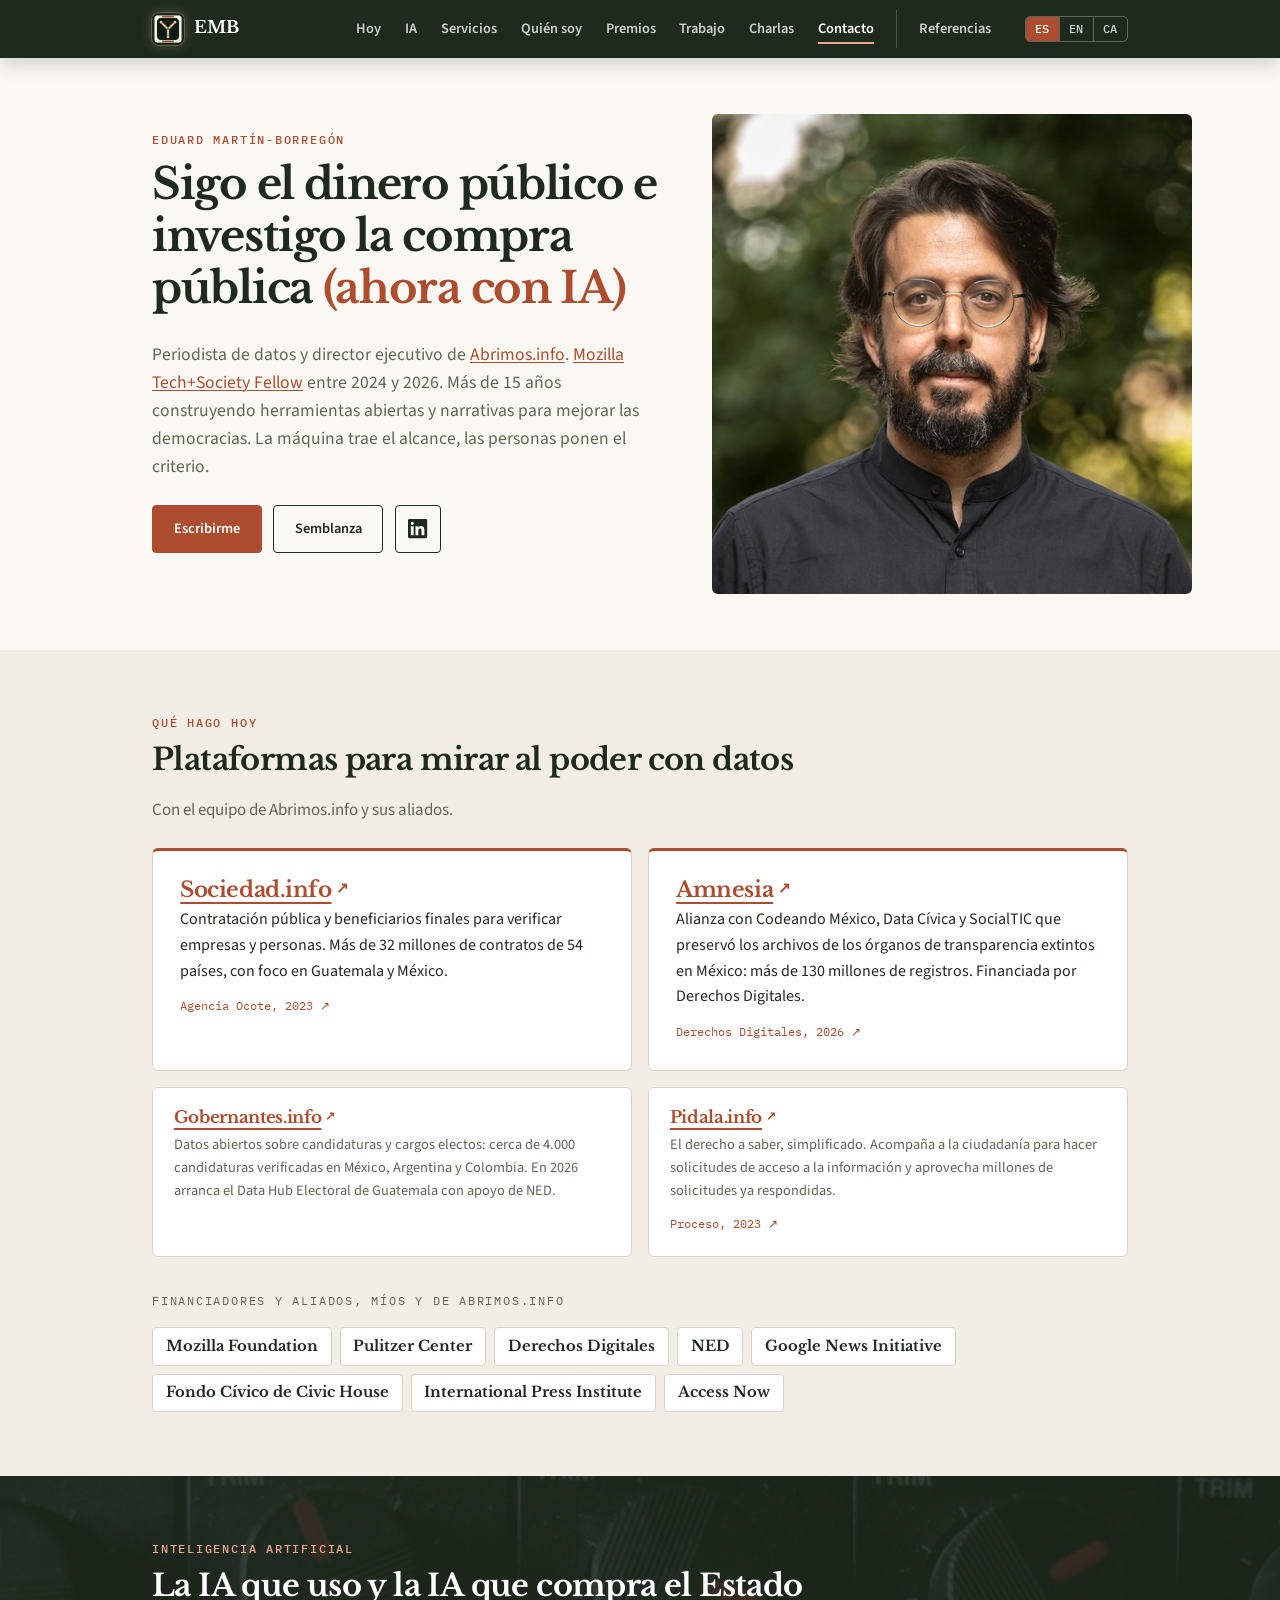
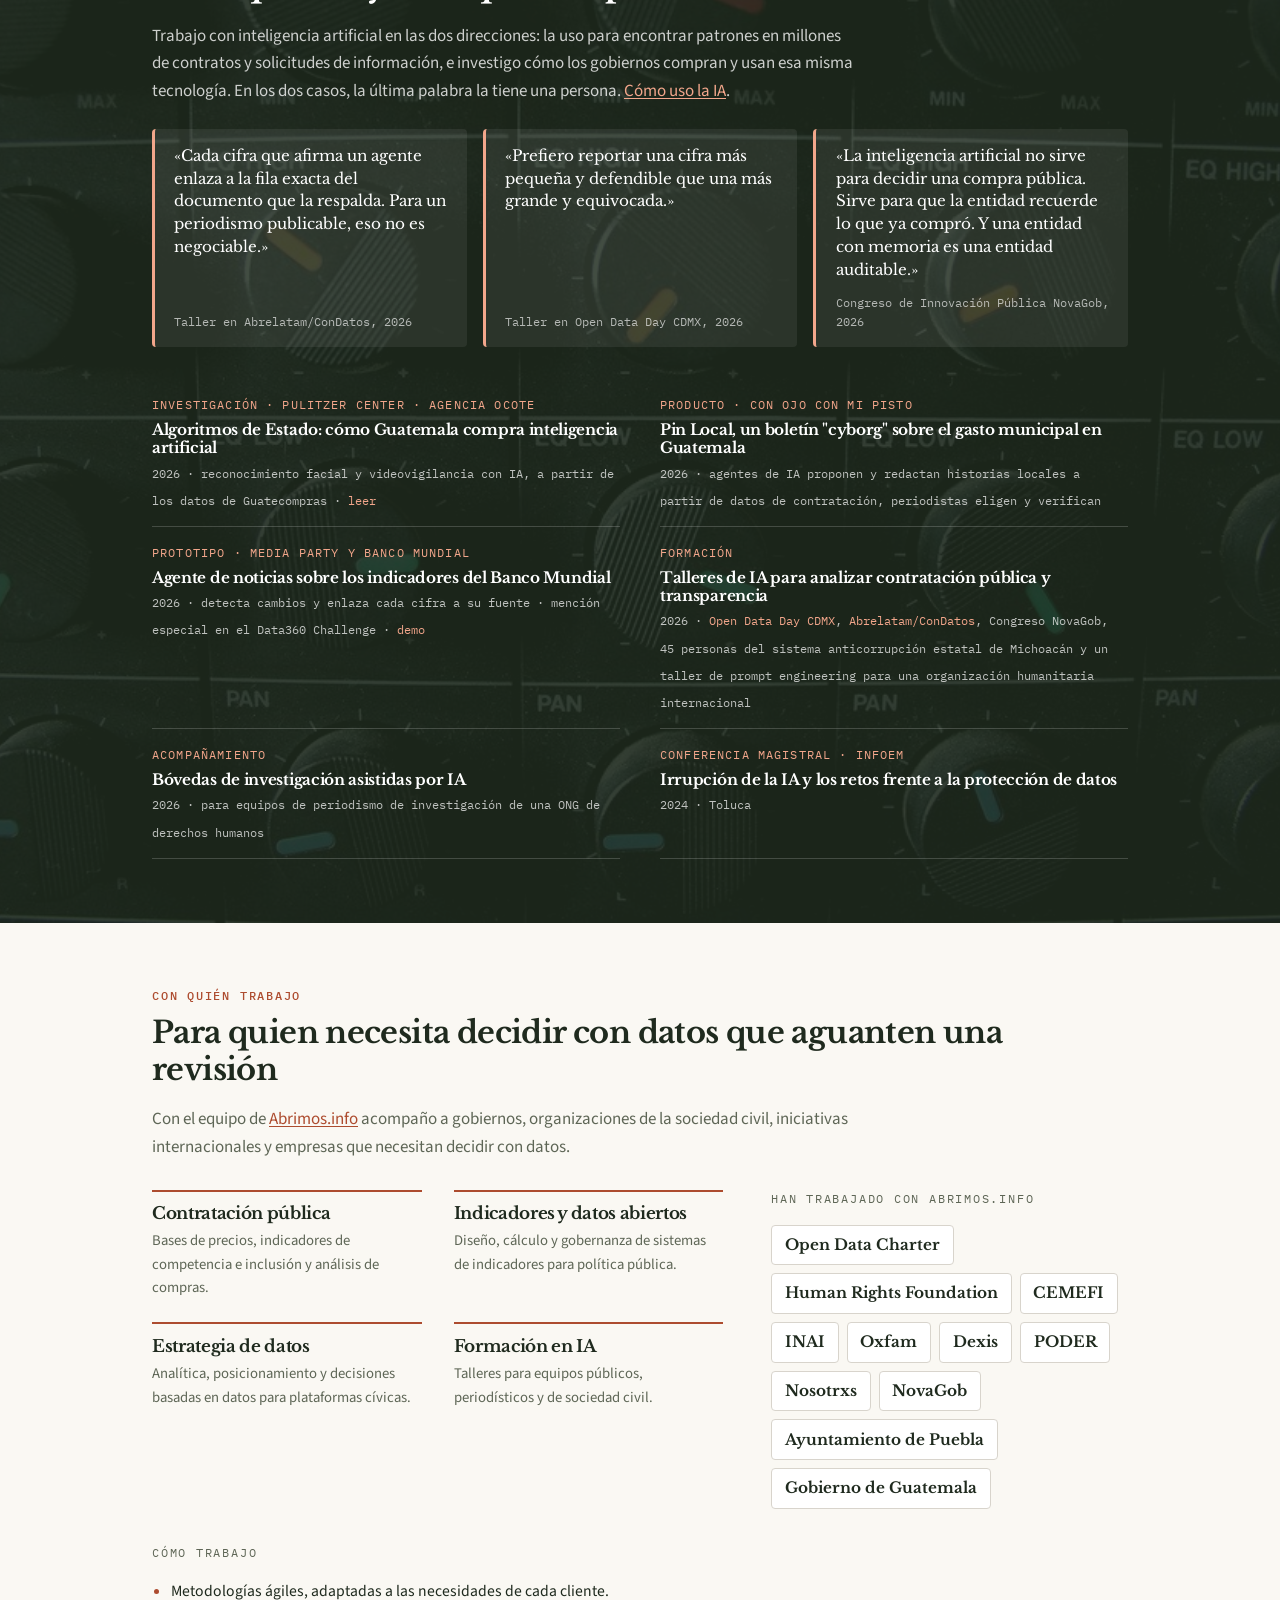
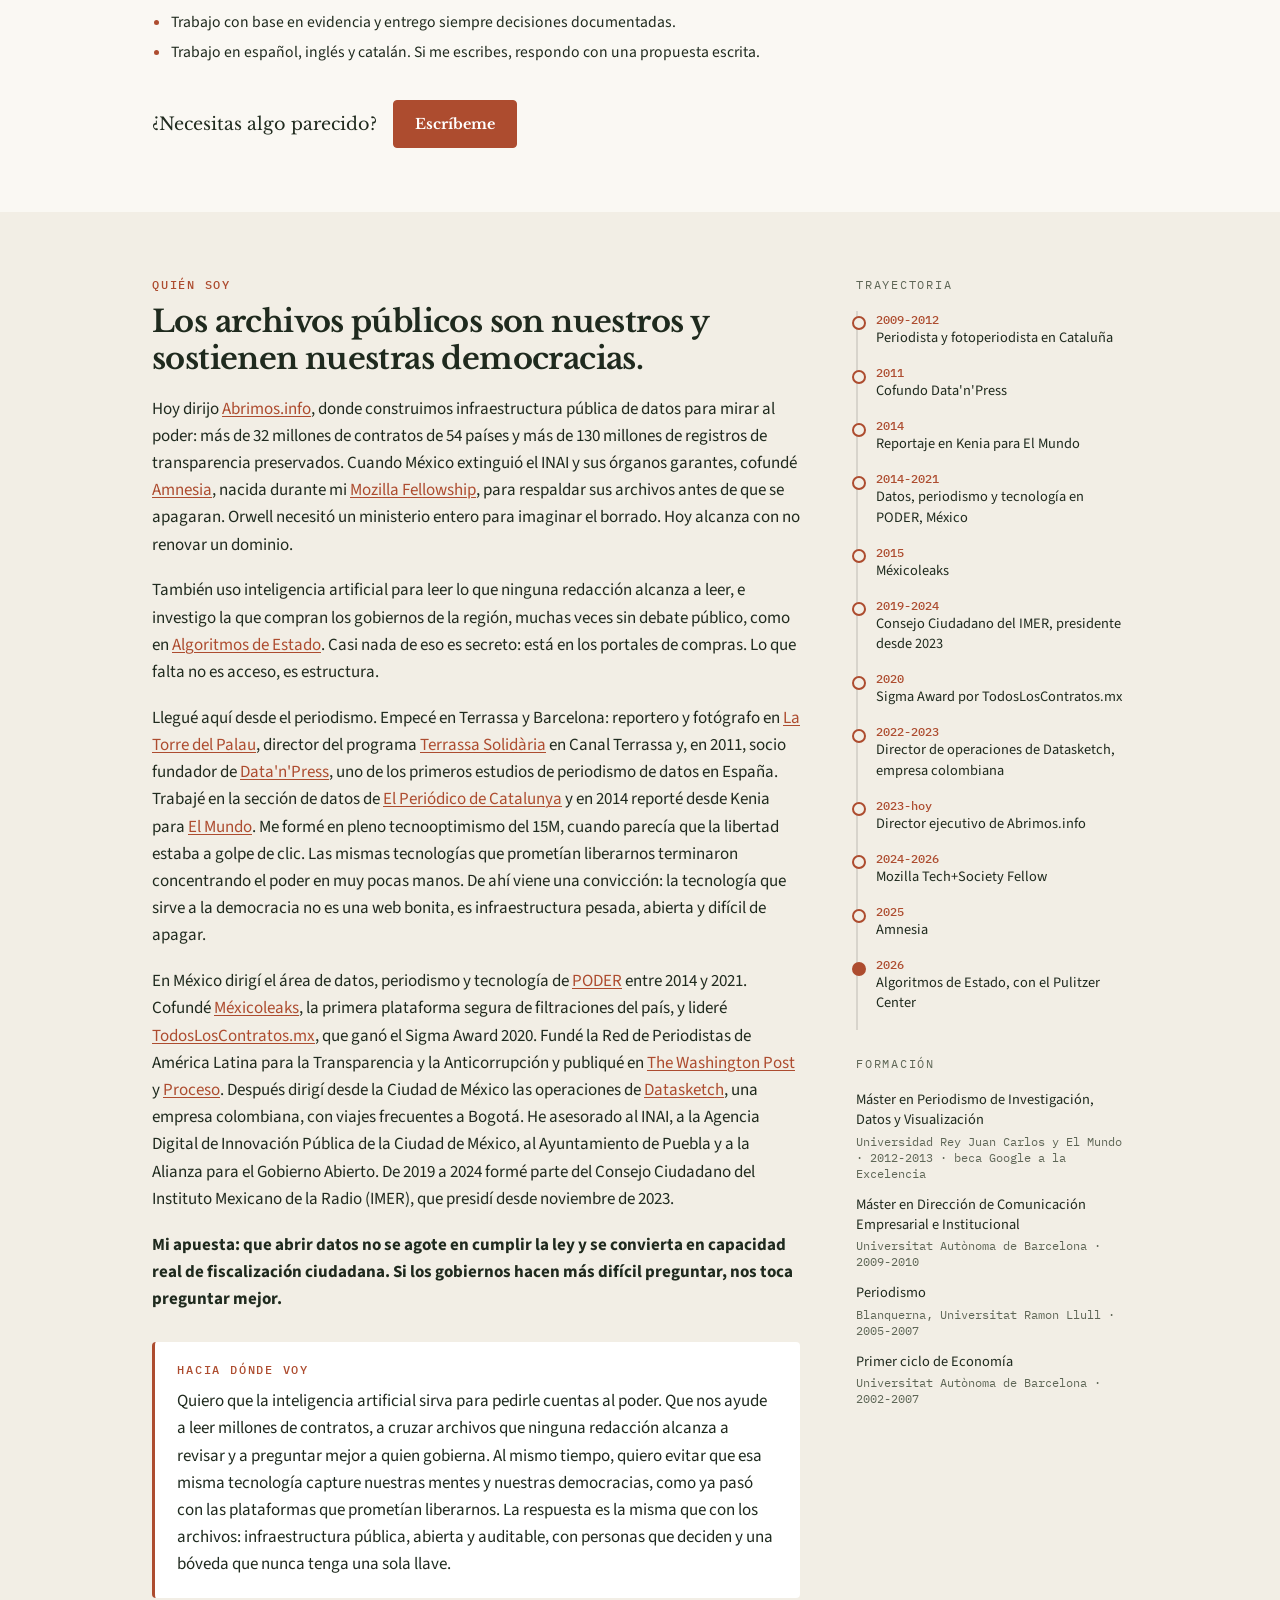
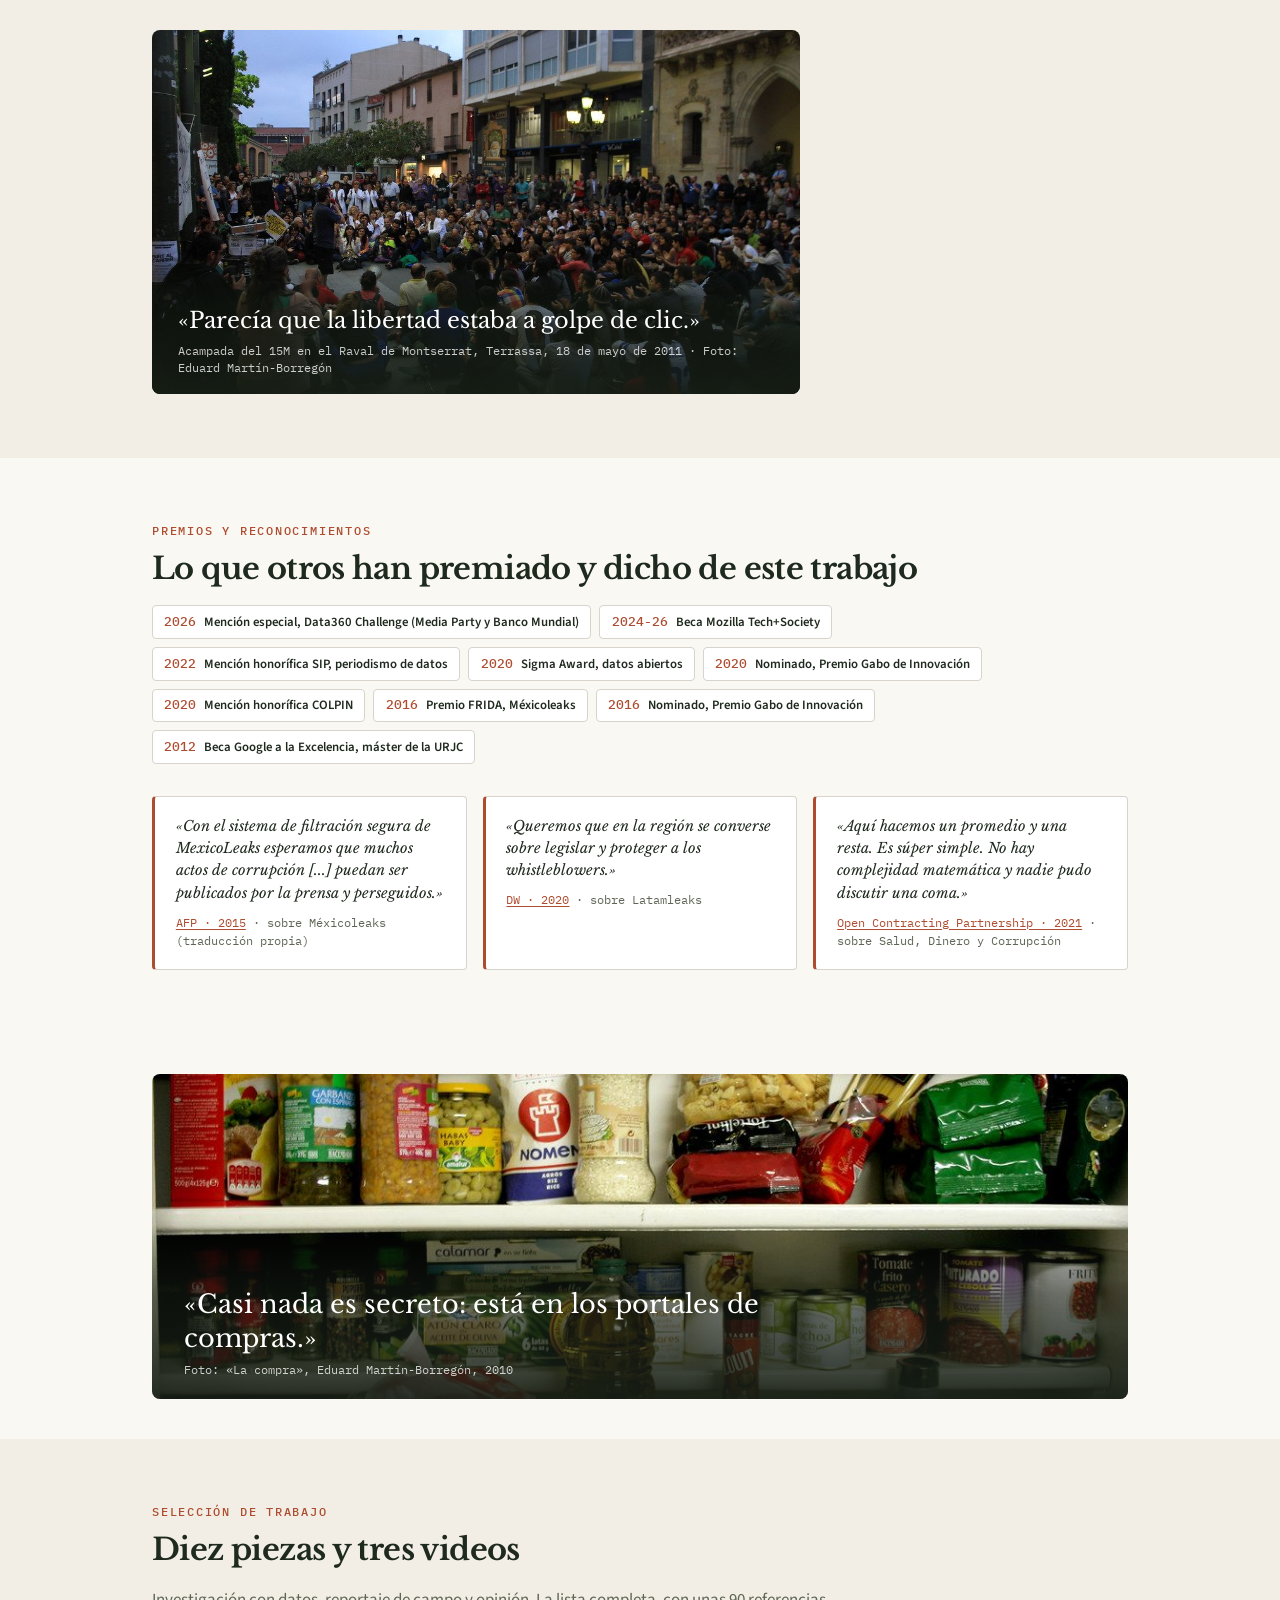
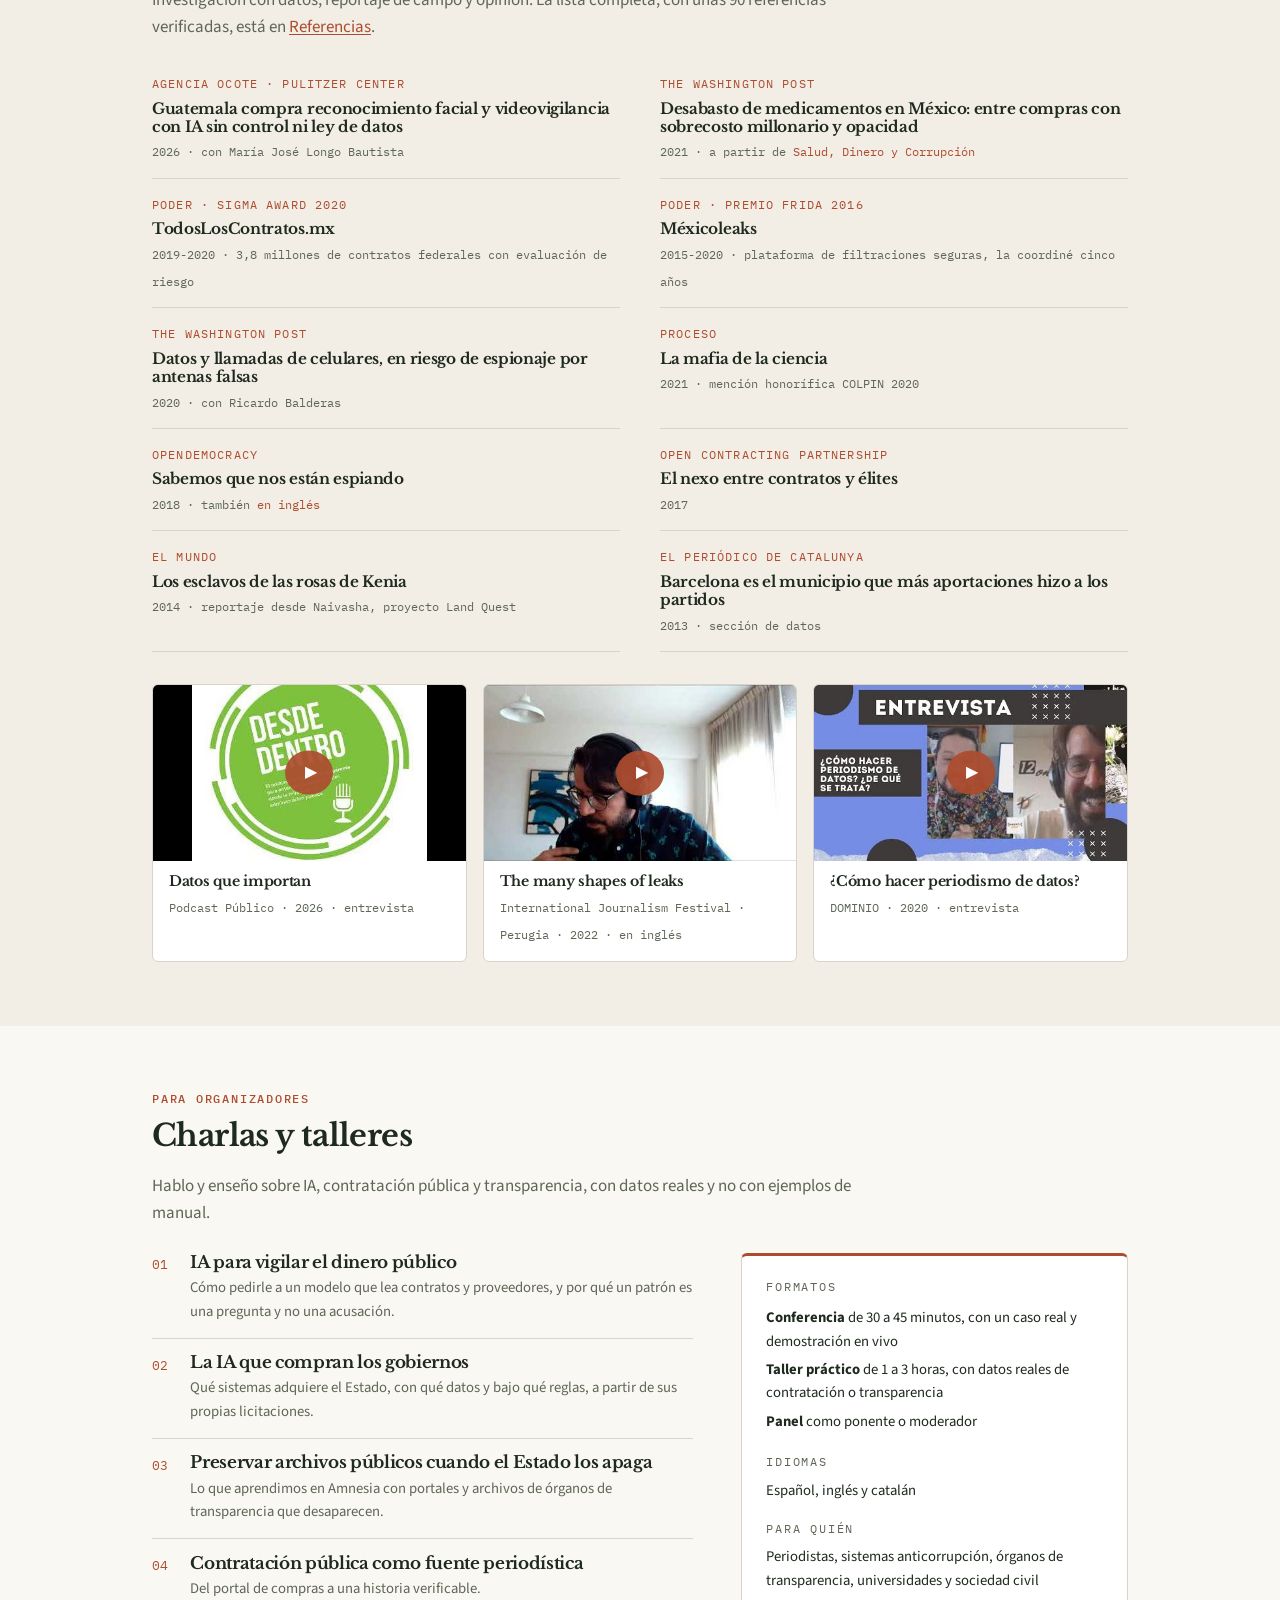
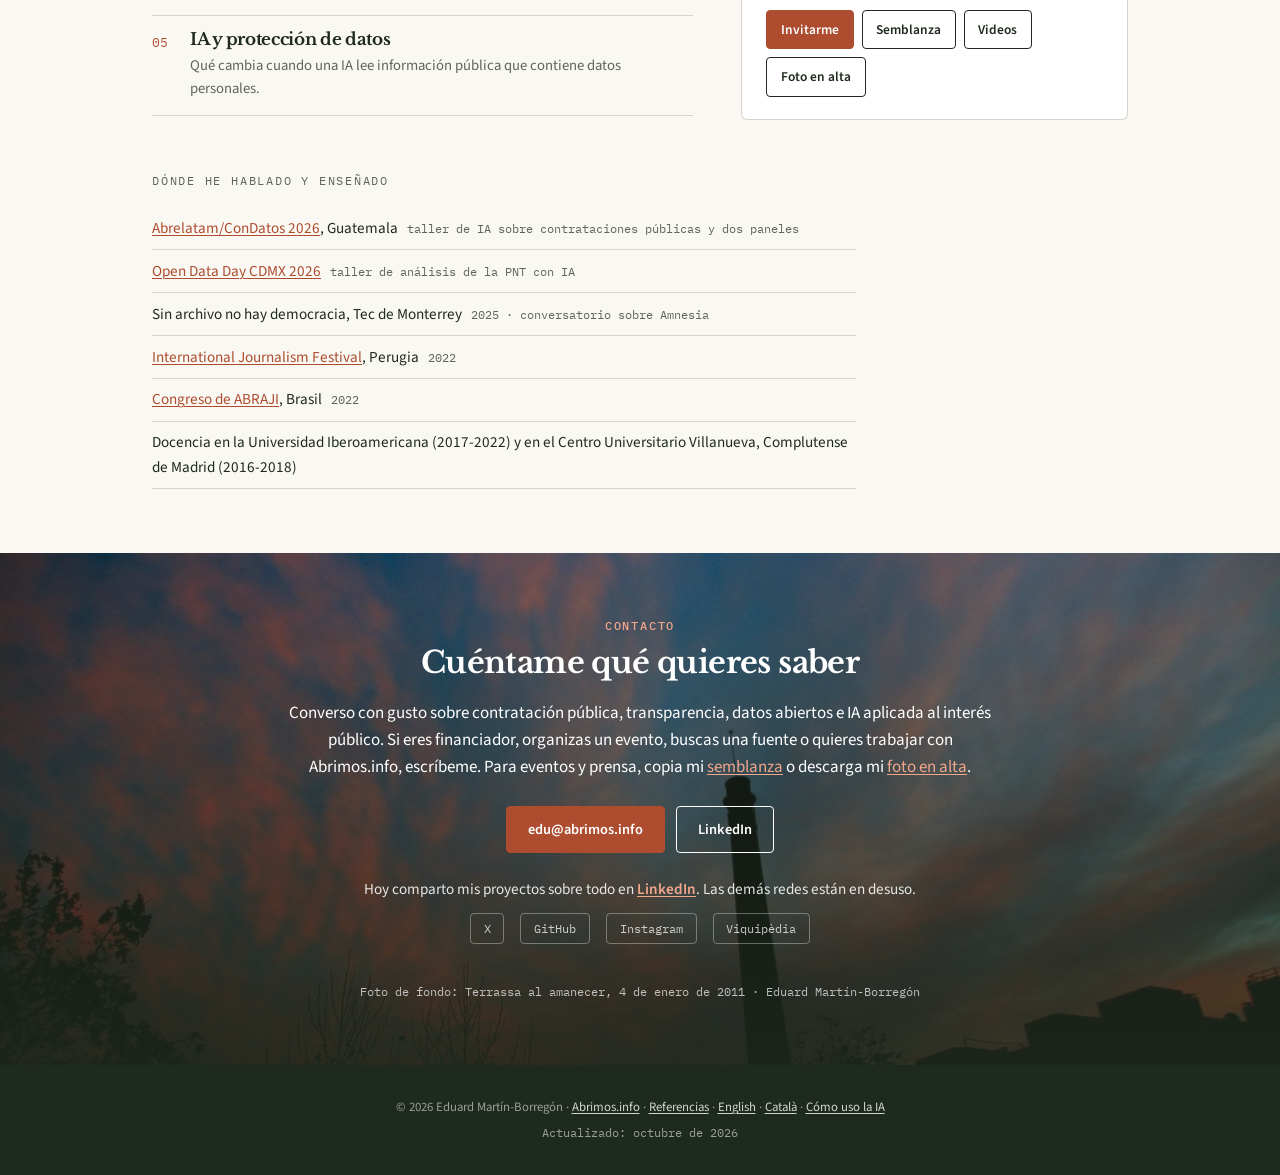
<file: index.html>
<!DOCTYPE html>
<html lang="es">
<head>
	<!-- Google tag (gtag.js) -->
	<script async src="https://www.googletagmanager.com/gtag/js?id=G-W6K7R63HX7"></script>
	<script>
		window.dataLayer = window.dataLayer || [];
		function gtag(){dataLayer.push(arguments);}
		gtag('js', new Date());

		gtag('config', 'G-W6K7R63HX7');
	</script>
	<meta charset="utf-8" />
	<meta name="viewport" content="width=device-width, initial-scale=1" />
	<meta name="theme-color" content="#1F2A1E" />
	<title>Eduard Martín-Borregón | Periodista de datos, contratación pública e IA</title>
	<meta name="description" content="Periodista de datos y director ejecutivo de Abrimos.info. Sigo el dinero público y la compra pública en América Latina, ahora también con IA. Sigma Award 2020 y Mozilla Fellow 2024-2026." />
	<meta name="author" content="Eduard Martín-Borregón" />
	<link rel="canonical" href="https://emartinborregon.com/" />
	<link rel="alternate" hreflang="es" href="https://emartinborregon.com/" />
	<link rel="alternate" hreflang="en" href="https://emartinborregon.com/en/" />
	<link rel="alternate" hreflang="ca" href="https://emartinborregon.com/ca/" />
	<link rel="alternate" hreflang="x-default" href="https://emartinborregon.com/" />
	<link rel="icon" href="favicon.ico" sizes="32x32" />
	<link rel="icon" href="favicon.svg" type="image/svg+xml" />
	<link rel="icon" href="icon-192.png" type="image/png" sizes="192x192" />
	<link rel="apple-touch-icon" href="apple-touch-icon.png" />
	<meta name="robots" content="index, follow, max-image-preview:large, max-snippet:-1" />
	<meta property="og:type" content="profile" />
	<meta property="og:site_name" content="Eduard Martín-Borregón" />
	<meta property="og:locale" content="es_MX" />
	<meta property="og:locale:alternate" content="en_US" />
	<meta property="og:locale:alternate" content="ca_ES" />
	<meta property="og:url" content="https://emartinborregon.com/" />
	<meta property="og:title" content="Eduard Martín-Borregón | Sigo el dinero público e investigo la compra pública (ahora con IA)" />
	<meta property="og:description" content="Periodista de datos y director ejecutivo de Abrimos.info. Sigo el dinero público y la compra pública en América Latina, ahora también con IA. Sigma Award 2020 y Mozilla Fellow 2024-2026." />
	<meta property="og:image" content="https://emartinborregon.com/images/og-emb.jpg?v=3" />
	<meta property="og:image:width" content="1200" />
	<meta property="og:image:height" content="630" />
	<meta property="og:image:alt" content="Retrato de Eduard Martín-Borregón" />
	<meta name="twitter:card" content="summary_large_image" />
	<meta name="twitter:creator" content="@emartinborregon" />
	<script type="application/ld+json">
{
 "@context": "https://schema.org",
 "@graph": [
  {
   "@type": "WebSite",
   "@id": "https://emartinborregon.com/#website",
   "url": "https://emartinborregon.com/",
   "name": "Eduard Martín-Borregón",
   "inLanguage": [
    "es",
    "en",
    "ca"
   ],
   "publisher": {
    "@id": "https://emartinborregon.com/#person"
   }
  },
  {
   "@type": "ProfilePage",
   "@id": "https://emartinborregon.com/#webpage",
   "url": "https://emartinborregon.com/",
   "name": "Eduard Martín-Borregón | Periodista de datos, contratación pública e IA",
   "inLanguage": "es",
   "isPartOf": {
    "@id": "https://emartinborregon.com/#website"
   },
   "mainEntity": {
    "@id": "https://emartinborregon.com/#person"
   },
   "author": {
    "@id": "https://emartinborregon.com/#person"
   },
   "dateModified": "2026-10-14"
  },
  {
   "@type": "Person",
   "@id": "https://emartinborregon.com/#person",
   "name": "Eduard Martín-Borregón",
   "givenName": "Eduard",
   "familyName": "Martín-Borregón",
   "alternateName": [
    "Edu Martín-Borregón",
    "Eduard Martín Borregón",
    "Eduard Martin-Borregon",
    "Eduard Martín-Borregon",
    "EMB"
   ],
   "url": "https://emartinborregon.com/",
   "image": "https://emartinborregon.com/images/emb-retrato.jpg",
   "email": "mailto:edu@abrimos.info",
   "description": "Eduard Martín-Borregón es periodista de datos y director ejecutivo de Abrimos.info. Fue Mozilla Tech+Society Fellow entre 2024 y 2026, cofundó Méxicoleaks y Amnesia y lideró TodosLosContratos.mx, ganador del Sigma Award 2020. Desde hace más de 15 años construye herramientas abiertas para seguir el dinero público, ahora también con inteligencia artificial.",
   "jobTitle": "Director ejecutivo de Abrimos.info",
   "hasOccupation": {
    "@type": "Occupation",
    "name": "Periodista de datos"
   },
   "worksFor": {
    "@type": "Organization",
    "name": "Abrimos.info",
    "url": "https://abrimos.info"
   },
   "homeLocation": {
    "@type": "Place",
    "name": "Ciudad de México"
   },
   "knowsLanguage": [
    "es",
    "en",
    "ca"
   ],
   "knowsAbout": [
    "Periodismo de datos",
    "Contratación pública",
    "Transparencia y acceso a la información",
    "Datos abiertos",
    "Tecnología cívica",
    "Inteligencia artificial aplicada al interés público",
    "Rendición de cuentas de la IA",
    "Preservación de archivos públicos",
    "Beneficiarios finales"
   ],
   "alumniOf": [
    {
     "@type": "CollegeOrUniversity",
     "name": "Universitat Ramon Llull - Blanquerna"
    },
    {
     "@type": "CollegeOrUniversity",
     "name": "Universidad Rey Juan Carlos"
    },
    {
     "@type": "CollegeOrUniversity",
     "name": "Universitat Autònoma de Barcelona"
    }
   ],
   "award": [
    "Mozilla Tech+Society Fellowship 2024-2026",
    "Mención especial, Data360 Challenge 2026 (Media Party y Banco Mundial)",
    "Mención honorífica en periodismo de datos, premios SIP 2022",
    "Sigma Award 2020, TodosLosContratos.mx",
    "Nominado al Premio Gabo de Innovación 2020, TodosLosContratos.mx",
    "Mención honorífica COLPIN 2020, La mafia de la ciencia",
    "Premio FRIDA 2016, Méxicoleaks",
    "Nominado al Premio Gabo de Innovación 2016, Méxicoleaks",
    "Beca Google a la Excelencia 2012"
   ],
   "sameAs": [
    "https://www.linkedin.com/in/emartinborregon/",
    "https://x.com/emartinborregon",
    "https://github.com/emartinborregon",
    "https://www.instagram.com/emartinborregon",
    "https://www.flickr.com/photos/emartinborregon/",
    "https://www.wikidata.org/wiki/Q19998327",
    "https://ca.wikipedia.org/wiki/Eduard_Mart%C3%ADn-Borreg%C3%B3n",
    "https://pulitzercenter.org/people/eduard-martin-borregon",
    "https://www.mozillafoundation.org/en/what-we-do/grantmaking/fellowship/eduard-martin-borregon/",
    "https://www.proceso.com.mx/autor/eduard-martin-borregon.html"
   ]
  }
 ]
}
	</script>
	<link rel="stylesheet" href="style.css" />
</head>
<body>
<a class="skip" href="#main">Saltar al contenido</a>

<nav class="top">
	<div class="wrap">
		<a class="logo" href="#"><img src="images/logo-fluzos.png" alt="" width="28" height="28" /><span>EMB</span></a>
		<ul class="menu" aria-label="Menú principal">
			<li><a href="#hoy">Hoy</a></li>
			<li><a href="#ia">IA</a></li>
			<li><a href="#con-quien">Servicios</a></li>
			<li><a href="#quien">Quién soy</a></li>
			<li><a href="#reconocimientos">Premios</a></li>
			<li><a href="#trabajo">Trabajo</a></li>
			<li><a href="#charlas">Charlas</a></li>
			<li><a href="#contacto">Contacto</a></li>
			<li class="nav-page"><a href="referencias.html">Referencias</a></li>
		</ul>
		<div class="lang" role="group" aria-label="Idioma"><span aria-current="true">ES</span><a href="en/index.html" hreflang="en" lang="en">EN</a><a href="ca/index.html" hreflang="ca" lang="ca">CA</a></div>
	</div>
</nav>

<main id="main">

<!-- 1. Portada -->
<header class="wrap hero">
	<div>
		<span class="label">Eduard Martín-Borregón</span>
		<h1>Sigo el dinero público e investigo la compra pública <span class="h1-tag">(ahora con IA)</span></h1>
		<p class="lead">Periodista de datos y director ejecutivo de <a href="https://abrimos.info" target="_blank" rel="noopener">Abrimos.info</a>. <a href="https://www.mozillafoundation.org/en/what-we-do/grantmaking/fellowship/eduard-martin-borregon/" target="_blank" rel="noopener">Mozilla Tech+Society Fellow</a> entre 2024 y 2026. Más de 15 años construyendo herramientas abiertas y narrativas para mejorar las democracias. La máquina trae el alcance, las personas ponen el criterio.</p>
		<div class="actions">
			<a class="btn primary" href="mailto:edu@abrimos.info">Escribirme</a>
			<a class="btn" href="#semblanza" data-open-bio>Semblanza</a>
			<a class="btn icon" href="https://www.linkedin.com/in/emartinborregon/" target="_blank" rel="noopener me" aria-label="LinkedIn" title="LinkedIn"><svg viewBox="0 0 24 24" aria-hidden="true" focusable="false"><path d="M20.45 20.45h-3.55v-5.57c0-1.33-.03-3.04-1.85-3.04-1.85 0-2.14 1.45-2.14 2.94v5.67H9.35V9h3.41v1.56h.05c.48-.9 1.64-1.85 3.37-1.85 3.6 0 4.27 2.37 4.27 5.46v6.28zM5.34 7.43a2.06 2.06 0 1 1 0-4.13 2.06 2.06 0 0 1 0 4.13zM7.12 20.45H3.56V9h3.56v11.45zM22.22 0H1.77C.79 0 0 .77 0 1.73v20.54C0 23.23.79 24 1.77 24h20.45c.98 0 1.78-.77 1.78-1.73V1.73C24 .77 23.2 0 22.22 0z"/></svg></a>
		</div>
	</div>
	<div class="photo">
		<img src="images/emb-retrato.jpg" alt="Retrato de Eduard Martín-Borregón" width="600" height="600" fetchpriority="high" />
	</div>
</header>

<!-- 3. Qué hago hoy -->
<section id="hoy" class="alt">
	<div class="wrap">
		<span class="label">Qué hago hoy</span>
		<h2>Plataformas para mirar al poder con datos</h2>
		<p class="prose muted">Con el equipo de Abrimos.info y sus aliados.</p>
		<div class="cards hoy">
			<div class="card main">
				<h3><a href="https://sociedad.info" target="_blank" rel="noopener">Sociedad.info</a></h3>
				<p>Contratación pública y beneficiarios finales para verificar empresas y personas. Más de 32 millones de contratos de 54 países, con foco en Guatemala y México.</p>
				<span class="mono"><a href="https://www.agenciaocote.com/blog/2023/12/07/accede-a-sociedad-info-y-fiscaliza-los-gastos-mientras-guatecompras-esta-fuera-de-linea/" target="_blank" rel="noopener">Agencia Ocote, 2023 ↗</a></span>
			</div>
			<div class="card main">
				<h3><a href="https://amnesia.lat" target="_blank" rel="noopener">Amnesia</a></h3>
				<p>Alianza con Codeando México, Data Cívica y SocialTIC que preservó los archivos de los órganos de transparencia extintos en México: más de 130 millones de registros. Financiada por Derechos Digitales.</p>
				<span class="mono"><a href="https://www.derechosdigitales.org/noticias/la-informacion-publica-tambien-es-parte-de-la-memoria-colectiva/" target="_blank" rel="noopener">Derechos Digitales, 2026 ↗</a></span>
			</div>
			<div class="card">
				<h3><a href="https://gobernantes.info" target="_blank" rel="noopener">Gobernantes.info</a></h3>
				<p>Datos abiertos sobre candidaturas y cargos electos: cerca de 4.000 candidaturas verificadas en México, Argentina y Colombia. En 2026 arranca el Data Hub Electoral de Guatemala con apoyo de NED.</p>
			</div>
			<div class="card">
				<h3><a href="https://pidala.info" target="_blank" rel="noopener">Pidala.info</a></h3>
				<p>El derecho a saber, simplificado. Acompaña a la ciudadanía para hacer solicitudes de acceso a la información y aprovecha millones de solicitudes ya respondidas.</p>
				<span class="mono"><a href="https://www.proceso.com.mx/nacional/2023/3/20/pidalainfo-permitira-pedir-solicitudes-masivas-de-informacion-publica-303158.html" target="_blank" rel="noopener">Proceso, 2023 ↗</a></span>
			</div>
		</div>
		<div class="funders">
			<p class="timeline-title">Financiadores y aliados, míos y de Abrimos.info</p>
			<ul aria-label="Financiadores y aliados">
				<li>Mozilla Foundation</li>
				<li>Pulitzer Center</li>
				<li>Derechos Digitales</li>
				<li>NED</li>
				<li>Google News Initiative</li>
				<li>Fondo Cívico de Civic House</li>
				<li>International Press Institute</li>
				<li>Access Now</li>
			</ul>
		</div>
	</div>
</section>

<!-- 3b. IA -->
<section id="ia" class="dark">
	<div class="wrap">
		<span class="label">Inteligencia artificial</span>
		<h2>La IA que uso y la IA que compra el Estado</h2>
		<p class="prose muted">Trabajo con inteligencia artificial en las dos direcciones: la uso para encontrar patrones en millones de contratos y solicitudes de información, e investigo cómo los gobiernos compran y usan esa misma tecnología. En los dos casos, la última palabra la tiene una persona. <a href="ia.html">Cómo uso la IA</a>.</p>
		<div class="principles">
			<figure><blockquote>«Cada cifra que afirma un agente enlaza a la fila exacta del documento que la respalda. Para un periodismo publicable, eso no es negociable.»</blockquote><figcaption>Taller en Abrelatam/ConDatos, 2026</figcaption></figure>
			<figure><blockquote>«Prefiero reportar una cifra más pequeña y defendible que una más grande y equivocada.»</blockquote><figcaption>Taller en Open Data Day CDMX, 2026</figcaption></figure>
			<figure><blockquote>«La inteligencia artificial no sirve para decidir una compra pública. Sirve para que la entidad recuerde lo que ya compró. Y una entidad con memoria es una entidad auditable.»</blockquote><figcaption>Congreso de Innovación Pública NovaGob, 2026</figcaption></figure>
		</div>
		<div class="work">
			<div class="item">
				<span class="outlet">Investigación · Pulitzer Center · Agencia Ocote</span>
				<h3><a href="https://pulitzercenter.org/projects/state-algorithms-how-guatemala-buys-artificial-intelligence" target="_blank" rel="noopener">Algoritmos de Estado: cómo Guatemala compra inteligencia artificial</a></h3>
				<span class="mono">2026 · reconocimiento facial y videovigilancia con IA, a partir de los datos de Guatecompras · <a href="https://www.agenciaocote.com/blog/2026/07/08/ia-videovigilancia-control/" target="_blank" rel="noopener">leer</a></span>
			</div>
			<div class="item">
				<span class="outlet">Producto · con Ojo con mi Pisto</span>
				<h3><a href="https://www.ojoconmipisto.com/" target="_blank" rel="noopener">Pin Local, un boletín "cyborg" sobre el gasto municipal en Guatemala</a></h3>
				<span class="mono">2026 · agentes de IA proponen y redactan historias locales a partir de datos de contratación, periodistas eligen y verifican</span>
			</div>
			<div class="item">
				<span class="outlet">Prototipo · Media Party y Banco Mundial</span>
				<h3><a href="https://github.com/Abrimos-info/abrimos-data360-monitor" target="_blank" rel="noopener">Agente de noticias sobre los indicadores del Banco Mundial</a></h3>
				<span class="mono">2026 · detecta cambios y enlaza cada cifra a su fuente · mención especial en el Data360 Challenge · <a href="https://data360-demo.abrimos.info" target="_blank" rel="noopener">demo</a></span>
			</div>
			<div class="item">
				<span class="outlet">Formación</span>
				<h3>Talleres de IA para analizar contratación pública y transparencia</h3>
				<span class="mono">2026 · <a href="https://socialtic.org/blog/open-data-day-cdmx-2026/" target="_blank" rel="noopener">Open Data Day CDMX</a>, <a href="https://pretalx.abrelatam.org/abrelatam-2026/speaker/HJXRQH/" target="_blank" rel="noopener">Abrelatam/ConDatos</a>, Congreso NovaGob, 45 personas del sistema anticorrupción estatal de Michoacán y un taller de prompt engineering para una organización humanitaria internacional</span>
			</div>
			<div class="item">
				<span class="outlet">Acompañamiento</span>
				<h3>Bóvedas de investigación asistidas por IA</h3>
				<span class="mono">2026 · para equipos de periodismo de investigación de una ONG de derechos humanos</span>
			</div>
			<div class="item">
				<span class="outlet">Conferencia magistral · INFOEM</span>
				<h3><a href="https://infoem.org.mx/doc/publicaciones/progcongintinfoem2024V3web.pdf" target="_blank" rel="noopener">Irrupción de la IA y los retos frente a la protección de datos</a></h3>
				<span class="mono">2024 · Toluca</span>
			</div>
		</div>
	</div>
</section>

<!-- 3a. Con quién trabajo -->
<section id="con-quien">
	<div class="wrap">
		<span class="label">Con quién trabajo</span>
		<h2>Para quien necesita decidir con datos que aguanten una revisión</h2>
		<p class="prose muted">Con el equipo de <a href="https://abrimos.info" target="_blank" rel="noopener">Abrimos.info</a> acompaño a gobiernos, organizaciones de la sociedad civil, iniciativas internacionales y empresas que necesitan decidir con datos.</p>
		<div class="clients">
			<ul class="services">
				<li><h3>Contratación pública</h3><p>Bases de precios, indicadores de competencia e inclusión y análisis de compras.</p></li>
				<li><h3>Indicadores y datos abiertos</h3><p>Diseño, cálculo y gobernanza de sistemas de indicadores para política pública.</p></li>
				<li><h3>Estrategia de datos</h3><p>Analítica, posicionamiento y decisiones basadas en datos para plataformas cívicas.</p></li>
				<li><h3>Formación en IA</h3><p>Talleres para equipos públicos, periodísticos y de sociedad civil.</p></li>
			</ul>
			<div class="orgs">
				<p class="timeline-title">Han trabajado con Abrimos.info</p>
				<ul aria-label="Organizaciones">
					<li>Open Data Charter</li>
					<li>Human Rights Foundation</li>
					<li>CEMEFI</li>
					<li>INAI</li>
					<li>Oxfam</li>
					<li>Dexis</li>
					<li>PODER</li>
					<li>Nosotrxs</li>
					<li>NovaGob</li>
					<li>Ayuntamiento de Puebla</li>
					<li>Gobierno de Guatemala</li>
				</ul>
			</div>
		</div>
		<div class="how">
			<p class="timeline-title">Cómo trabajo</p>
			<ul>
				<li>Metodologías ágiles, adaptadas a las necesidades de cada cliente.</li>
				<li>Trabajo con base en evidencia y entrego siempre decisiones documentadas.</li>
				<li>Trabajo en español, inglés y catalán. Si me escribes, respondo con una propuesta escrita.</li>
			</ul>
		</div>
		<p class="clients-cta"><span>¿Necesitas algo parecido?</span> <a class="btn primary" href="mailto:edu@abrimos.info?subject=Consulta%20desde%20emartinborregon.com">Escríbeme</a></p>
	</div>
</section>

<!-- 2. Quién soy -->
<section id="quien" class="alt">
	<div class="wrap about">
		<div class="prose">
		<span class="label">Quién soy</span>
		<h2>Los archivos públicos son nuestros y sostienen nuestras democracias.</h2>
		<p>Hoy dirijo <a href="https://abrimos.info" target="_blank" rel="noopener">Abrimos.info</a>, donde construimos infraestructura pública de datos para mirar al poder: más de 32 millones de contratos de 54 países y más de 130 millones de registros de transparencia preservados. Cuando México extinguió el INAI y sus órganos garantes, cofundé <a href="https://amnesia.lat" target="_blank" rel="noopener">Amnesia</a>, nacida durante mi <a href="https://www.mozillafoundation.org/en/what-we-do/grantmaking/fellowship/eduard-martin-borregon/" target="_blank" rel="noopener">Mozilla Fellowship</a>, para respaldar sus archivos antes de que se apagaran. Orwell necesitó un ministerio entero para imaginar el borrado. Hoy alcanza con no renovar un dominio.</p>
		<p>También uso inteligencia artificial para leer lo que ninguna redacción alcanza a leer, e investigo la que compran los gobiernos de la región, muchas veces sin debate público, como en <a href="https://www.agenciaocote.com/blog/2026/07/08/ia-videovigilancia-control/" target="_blank" rel="noopener">Algoritmos de Estado</a>. Casi nada de eso es secreto: está en los portales de compras. Lo que falta no es acceso, es estructura.</p>
		<p>Llegué aquí desde el periodismo. Empecé en Terrassa y Barcelona: reportero y fotógrafo en <a href="https://naciodigital.cat/latorredelpalau/politica/cagravelcul-del-radi-de-la-terra_1016172_102.html" target="_blank" rel="noopener">La Torre del Palau</a>, director del programa <a href="http://terrassasolidaria.blogspot.com/2025/05/sobre-el-programa.html" target="_blank" rel="noopener">Terrassa Solidària</a> en Canal Terrassa y, en 2011, socio fundador de <a href="https://datanpress.com" target="_blank" rel="noopener">Data'n'Press</a>, uno de los primeros estudios de periodismo de datos en España. Trabajé en la sección de datos de <a href="https://www.elperiodico.com/es/politica/20131111/barcelona-aportaciones-partidos-politicos-2828790" target="_blank" rel="noopener">El Periódico de Catalunya</a> y en 2014 reporté desde Kenia para <a href="https://www.elmundo.es/internacional/2014/01/16/52d52972268e3e9f318b456f.html" target="_blank" rel="noopener">El Mundo</a>. Me formé en pleno tecnooptimismo del 15M, cuando parecía que la libertad estaba a golpe de clic. Las mismas tecnologías que prometían liberarnos terminaron concentrando el poder en muy pocas manos. De ahí viene una convicción: la tecnología que sirve a la democracia no es una web bonita, es infraestructura pesada, abierta y difícil de apagar.</p>
		<p>En México dirigí el área de datos, periodismo y tecnología de <a href="https://web.archive.org/web/20211205223040/https://poderlatam.org/equipo/" target="_blank" rel="noopener">PODER</a> entre 2014 y 2021. Cofundé <a href="http://web.archive.org/web/20240613221033/https://mexicoleaks.mx/" target="_blank" rel="noopener">Méxicoleaks</a>, la primera plataforma segura de filtraciones del país, y lideré <a href="https://todosloscontratos.sociedad.info/es/todos-los-contratos" target="_blank" rel="noopener">TodosLosContratos.mx</a>, que ganó el Sigma Award 2020. Fundé la Red de Periodistas de América Latina para la Transparencia y la Anticorrupción y publiqué en <a href="https://www.washingtonpost.com/es/post-opinion/2021/05/10/desbasto-medicamentos-mexico-investigacion-imss-opacidad/" target="_blank" rel="noopener">The Washington Post</a> y <a href="https://www.proceso.com.mx/autor/eduard-martin-borregon.html" target="_blank" rel="noopener">Proceso</a>. Después dirigí desde la Ciudad de México las operaciones de <a href="https://datasketch.co" target="_blank" rel="noopener">Datasketch</a>, una empresa colombiana, con viajes frecuentes a Bogotá. He asesorado al INAI, a la Agencia Digital de Innovación Pública de la Ciudad de México, al Ayuntamiento de Puebla y a la Alianza para el Gobierno Abierto. De 2019 a 2024 formé parte del Consejo Ciudadano del Instituto Mexicano de la Radio (IMER), que presidí desde noviembre de 2023.</p>
		<p><strong>Mi apuesta: que abrir datos no se agote en cumplir la ley y se convierta en capacidad real de fiscalización ciudadana. Si los gobiernos hacen más difícil preguntar, nos toca preguntar mejor.</strong></p>
		<p class="vision"><span class="label">Hacia dónde voy</span>Quiero que la inteligencia artificial sirva para pedirle cuentas al poder. Que nos ayude a leer millones de contratos, a cruzar archivos que ninguna redacción alcanza a revisar y a preguntar mejor a quien gobierna. Al mismo tiempo, quiero evitar que esa misma tecnología capture nuestras mentes y nuestras democracias, como ya pasó con las plataformas que prometían liberarnos. La respuesta es la misma que con los archivos: infraestructura pública, abierta y auditable, con personas que deciden y una bóveda que nunca tenga una sola llave.</p>
			<figure class="inline-band">
				<img src="images/fotos/acampada-15m-terrassa.jpg" alt="Asamblea de la acampada del 15M en el Raval de Montserrat, Terrassa, de noche y llena de gente sentada en el suelo" width="1024" height="683" loading="lazy" />
				<figcaption>
					<blockquote>«Parecía que la libertad estaba a golpe de clic.»</blockquote>
					<span class="credit">Acampada del 15M en el Raval de Montserrat, Terrassa, 18 de mayo de 2011 · Foto: Eduard Martín-Borregón</span>
				</figcaption>
			</figure>
	</div>
		<aside>
			<p class="timeline-title">Trayectoria</p>
			<ol class="timeline">
				<li><b>2009-2012</b>Periodista y fotoperiodista en Cataluña</li>
				<li><b>2011</b>Cofundo Data'n'Press</li>
				<li><b>2014</b>Reportaje en Kenia para El Mundo</li>
				<li><b>2014-2021</b>Datos, periodismo y tecnología en PODER, México</li>
				<li><b>2015</b>Méxicoleaks</li>
				<li><b>2019-2024</b>Consejo Ciudadano del IMER, presidente desde 2023</li>
				<li><b>2020</b>Sigma Award por TodosLosContratos.mx</li>
				<li><b>2022-2023</b>Director de operaciones de Datasketch, empresa colombiana</li>
				<li><b>2023-hoy</b>Director ejecutivo de Abrimos.info</li>
				<li><b>2024-2026</b>Mozilla Tech+Society Fellow</li>
				<li><b>2025</b>Amnesia</li>
				<li class="now"><b>2026</b>Algoritmos de Estado, con el Pulitzer Center</li>
			</ol>
			<p class="timeline-title studies-title">Formación</p>
			<ul class="studies">
				<li>Máster en Periodismo de Investigación, Datos y Visualización<span>Universidad Rey Juan Carlos y El Mundo · 2012-2013 · beca Google a la Excelencia</span></li>
				<li>Máster en Dirección de Comunicación Empresarial e Institucional<span>Universitat Autònoma de Barcelona · 2009-2010</span></li>
				<li>Periodismo<span>Blanquerna, Universitat Ramon Llull · 2005-2007</span></li>
				<li>Primer ciclo de Economía<span>Universitat Autònoma de Barcelona · 2002-2007</span></li>
			</ul>
		</aside>
	</div>
</section>

<!-- 4. Reconocimientos -->
<section id="reconocimientos">
	<div class="wrap">
		<span class="label">Premios y reconocimientos</span>
		<h2>Lo que otros han premiado y dicho de este trabajo</h2>
		<ul class="awards">
			<li><a href="https://mediaparty.org/2026/06/18/data-360-challenge-winners/" target="_blank" rel="noopener"><b>2026</b> Mención especial, Data360 Challenge (Media Party y Banco Mundial)</a></li>
			<li><a href="https://www.mozillafoundation.org/en/what-we-do/grantmaking/fellowship/eduard-martin-borregon/" target="_blank" rel="noopener"><b>2024-26</b> Beca Mozilla Tech+Society</a></li>
			<li><a href="https://www.sipiapa.org/notas/1215301-la-sip-concede-premios-la-excelencia-periodistica-2022-medios-y-periodistas-12-paises" target="_blank" rel="noopener"><b>2022</b> Mención honorífica SIP, periodismo de datos</a></li>
			<li><a href="https://poderlatam.org/2020/02/poder-gana-con-todosloscontratos-mx-el-prestigioso-premio-sigma-de-periodismo-de-datos-abiertos/" target="_blank" rel="noopener"><b>2020</b> Sigma Award, datos abiertos</a></li>
			<li><a href="https://premioggm.org/noticias/2021/01/acta-del-jurado-del-premio-gabo-2020-categoria-innovacion/" target="_blank" rel="noopener"><b>2020</b> Nominado, Premio Gabo de Innovación</a></li>
			<li><a href="https://gijn.org/2020/11/18/colpin-2020-reconoce-los-mejores-trabajos-periodisticos-de-america-latina/" target="_blank" rel="noopener"><b>2020</b> Mención honorífica COLPIN</a></li>
			<li><a href="https://www.proceso.com.mx/nacional/2016/6/24/recibe-la-plataforma-mexicoleaks-el-premio-frida-166301.html" target="_blank" rel="noopener"><b>2016</b> Premio FRIDA, Méxicoleaks</a></li>
			<li><a href="https://premioggm.org/trabajo/edicion/2016/innovacion/mexicoleaks/" target="_blank" rel="noopener"><b>2016</b> Nominado, Premio Gabo de Innovación</a></li>
			<li><a href="https://www.cccb.org/es/participantes/ficha/eduard-martin-borregon/43527" target="_blank" rel="noopener"><b>2012</b> Beca Google a la Excelencia, máster de la URJC</a></li>
		</ul>
		<div class="quotes">
			<figure>
				<blockquote>«Con el sistema de filtración segura de MexicoLeaks esperamos que muchos actos de corrupción [...] puedan ser publicados por la prensa y perseguidos.»</blockquote>
				<figcaption><a href="http://web.archive.org/web/20230622095500/https://phys.org/news/2015-03-mexico-wikileaks.html" target="_blank" rel="noopener">AFP · 2015</a> · sobre Méxicoleaks (traducción propia)</figcaption>
			</figure>
			<figure>
				<blockquote>«Queremos que en la región se converse sobre legislar y proteger a los whistleblowers.»</blockquote>
				<figcaption><a href="https://www.dw.com/es/latamleaks-la-plataforma-que-quiere-golpear-a-los-corruptos/a-52579188" target="_blank" rel="noopener">DW · 2020</a> · sobre Latamleaks</figcaption>
			</figure>
			<figure>
				<blockquote>«Aquí hacemos un promedio y una resta. Es súper simple. No hay complejidad matemática y nadie pudo discutir una coma.»</blockquote>
				<figcaption><a href="https://www.open-contracting.org/es/2021/11/19/como-una-alianza-entre-pacientes-y-periodistas-investigo-los-contratos-de-medicamentos-en-mexico/" target="_blank" rel="noopener">Open Contracting Partnership · 2021</a> · sobre Salud, Dinero y Corrupción</figcaption>
			</figure>
		</div>
	</div>
</section>

<!-- Banda de foto -->
<div class="wrap band">
	<figure>
		<img src="images/fotos/la-compra.jpg" alt="Estantes de una despensa llenos de latas, frascos y paquetes de colores" width="1024" height="683" loading="lazy" />
		<figcaption>
			<blockquote>«Casi nada es secreto: está en los portales de compras.»</blockquote>
			<span class="credit">Foto: «La compra», Eduard Martín-Borregón, 2010</span>
		</figcaption>
	</figure>
</div>

<!-- 5. Selección de trabajo -->
<section id="trabajo" class="alt">
	<div class="wrap">
		<span class="label">Selección de trabajo</span>
		<h2>Diez piezas y tres videos</h2>
		<p class="prose muted">Investigación con datos, reportaje de campo y opinión. La lista completa, con unas 90 referencias verificadas, está en <a href="referencias.html">Referencias</a>.</p>
		<div class="work" data-collapse>
			<div class="item">
				<span class="outlet">Agencia Ocote · Pulitzer Center</span>
				<h3><a href="https://www.agenciaocote.com/blog/2026/07/08/ia-videovigilancia-control/" target="_blank" rel="noopener">Guatemala compra reconocimiento facial y videovigilancia con IA sin control ni ley de datos</a></h3>
				<span class="mono">2026 · con María José Longo Bautista</span>
			</div>
			<div class="item">
				<span class="outlet">The Washington Post</span>
				<h3><a href="https://www.washingtonpost.com/es/post-opinion/2021/05/10/desbasto-medicamentos-mexico-investigacion-imss-opacidad/" target="_blank" rel="noopener">Desabasto de medicamentos en México: entre compras con sobrecosto millonario y opacidad</a></h3>
				<span class="mono">2021 · a partir de <a href="https://saluddineroycorrupcion.sociedad.info/es/salud" target="_blank" rel="noopener">Salud, Dinero y Corrupción</a></span>
			</div>
			<div class="item">
				<span class="outlet">PODER · Sigma Award 2020</span>
				<h3><a href="https://todosloscontratos.sociedad.info/es/todos-los-contratos" target="_blank" rel="noopener">TodosLosContratos.mx</a></h3>
				<span class="mono">2019-2020 · 3,8 millones de contratos federales con evaluación de riesgo</span>
			</div>
			<div class="item">
				<span class="outlet">PODER · Premio FRIDA 2016</span>
				<h3><a href="http://web.archive.org/web/20240613221033/https://mexicoleaks.mx/" target="_blank" rel="noopener">Méxicoleaks</a></h3>
				<span class="mono">2015-2020 · plataforma de filtraciones seguras, la coordiné cinco años</span>
			</div>
			<div class="item">
				<span class="outlet">The Washington Post</span>
				<h3><a href="https://www.washingtonpost.com/es/post-opinion/2020/05/31/datos-y-llamadas-de-celulares-en-riesgo-de-espionaje-por-antenas-falsas-en-america-latina/" target="_blank" rel="noopener">Datos y llamadas de celulares, en riesgo de espionaje por antenas falsas</a></h3>
				<span class="mono">2020 · con Ricardo Balderas</span>
			</div>
			<div class="item">
				<span class="outlet">Proceso</span>
				<h3><a href="https://www.proceso.com.mx/nacional/2021/9/22/la-mafia-de-la-ciencia-272198.html" target="_blank" rel="noopener">La mafia de la ciencia</a></h3>
				<span class="mono">2021 · mención honorífica COLPIN 2020</span>
			</div>
			<div class="item">
				<span class="outlet">openDemocracy</span>
				<h3><a href="https://www.opendemocracy.net/es/sabemos-que-nos-est-n-espiando-0/" target="_blank" rel="noopener">Sabemos que nos están espiando</a></h3>
				<span class="mono">2018 · también <a href="https://www.opendemocracy.net/en/we-know-they-are-spying-on-us/" target="_blank" rel="noopener">en inglés</a></span>
			</div>
			<div class="item">
				<span class="outlet">Open Contracting Partnership</span>
				<h3><a href="https://www.open-contracting.org/2017/05/22/el-nexo-entre-contratos-y-elites-poner-las-contrataciones-abiertas-en-uso-desde-sociedad-civil/" target="_blank" rel="noopener">El nexo entre contratos y élites</a></h3>
				<span class="mono">2017</span>
			</div>
			<div class="item">
				<span class="outlet">El Mundo</span>
				<h3><a href="https://www.elmundo.es/internacional/2014/01/16/52d52972268e3e9f318b456f.html" target="_blank" rel="noopener">Los esclavos de las rosas de Kenia</a></h3>
				<span class="mono">2014 · reportaje desde Naivasha, proyecto Land Quest</span>
			</div>
			<div class="item">
				<span class="outlet">El Periódico de Catalunya</span>
				<h3><a href="https://www.elperiodico.com/es/politica/20131111/barcelona-aportaciones-partidos-politicos-2828790" target="_blank" rel="noopener">Barcelona es el municipio que más aportaciones hizo a los partidos</a></h3>
				<span class="mono">2013 · sección de datos</span>
			</div>
		</div>
		<button type="button" class="btn more" hidden>Ver las 10 piezas</button>
		<div class="videos" id="videos">
			<a class="video" href="https://www.youtube.com/watch?v=-F184RVLpr0" target="_blank" rel="noopener">
				<div class="thumb"><img src="images/videos/yt--F184RVLpr0.jpg" alt="" loading="lazy" width="480" height="270" /></div>
				<div class="body"><h3>Datos que importan</h3><span class="mono">Podcast Público · 2026 · entrevista</span></div>
			</a>
			<a class="video" href="https://www.youtube.com/watch?v=NOmQsI2DC1c" target="_blank" rel="noopener">
				<div class="thumb"><img src="images/videos/yt-NOmQsI2DC1c.jpg" alt="" loading="lazy" width="480" height="270" /></div>
				<div class="body"><h3 lang="en">The many shapes of leaks</h3><span class="mono">International Journalism Festival · Perugia · 2022 · en inglés</span></div>
			</a>
			<a class="video" href="https://www.youtube.com/watch?v=r8Y_VEac3jM" target="_blank" rel="noopener">
				<div class="thumb"><img src="images/videos/yt-r8Y_VEac3jM.jpg" alt="" loading="lazy" width="480" height="270" /></div>
				<div class="body"><h3>¿Cómo hacer periodismo de datos?</h3><span class="mono">DOMINIO · 2020 · entrevista</span></div>
			</a>
		</div>
	</div>
</section>

<!-- 6. Charlas -->
<section id="charlas">
	<div class="wrap">
		<span class="label">Para organizadores</span>
		<h2>Charlas y talleres</h2>
		<p class="prose muted">Hablo y enseño sobre IA, contratación pública y transparencia, con datos reales y no con ejemplos de manual.</p>
		<div class="speaker">
			<ol class="topics">
				<li><h3>IA para vigilar el dinero público</h3><p>Cómo pedirle a un modelo que lea contratos y proveedores, y por qué un patrón es una pregunta y no una acusación.</p></li>
				<li><h3>La IA que compran los gobiernos</h3><p>Qué sistemas adquiere el Estado, con qué datos y bajo qué reglas, a partir de sus propias licitaciones.</p></li>
				<li><h3>Preservar archivos públicos cuando el Estado los apaga</h3><p>Lo que aprendimos en Amnesia con portales y archivos de órganos de transparencia que desaparecen.</p></li>
				<li><h3>Contratación pública como fuente periodística</h3><p>Del portal de compras a una historia verificable.</p></li>
				<li><h3>IA y protección de datos</h3><p>Qué cambia cuando una IA lee información pública que contiene datos personales.</p></li>
			</ol>
			<div class="speaker-facts">
				<p class="timeline-title">Formatos</p>
				<ul>
					<li><b>Conferencia</b> de 30 a 45 minutos, con un caso real y demostración en vivo</li>
					<li><b>Taller práctico</b> de 1 a 3 horas, con datos reales de contratación o transparencia</li>
					<li><b>Panel</b> como ponente o moderador</li>
				</ul>
				<p class="timeline-title">Idiomas</p>
				<p>Español, inglés y catalán</p>
				<p class="timeline-title">Para quién</p>
				<p>Periodistas, sistemas anticorrupción, órganos de transparencia, universidades y sociedad civil</p>
				<div class="actions">
					<a class="btn primary" href="mailto:edu@abrimos.info?subject=Charla%20o%20taller">Invitarme</a>
					<a class="btn" href="#semblanza" data-open-bio>Semblanza</a>
					<a class="btn" href="#videos">Videos</a>
					<a class="btn" href="images/emb-retrato-alta.jpg" download>Foto en alta</a>
				</div>
			</div>
		</div>
		<p class="timeline-title talks-title">Dónde he hablado y enseñado</p>
		<ul class="talks">
			<li><a href="https://pretalx.abrelatam.org/abrelatam-2026/speaker/HJXRQH/" target="_blank" rel="noopener">Abrelatam/ConDatos 2026</a>, Guatemala <span class="mono">taller de IA sobre contrataciones públicas y dos paneles</span></li>
			<li><a href="https://socialtic.org/blog/open-data-day-cdmx-2026/" target="_blank" rel="noopener">Open Data Day CDMX 2026</a> <span class="mono">taller de análisis de la PNT con IA</span></li>
			<li>Sin archivo no hay democracia, Tec de Monterrey <span class="mono">2025 · conversatorio sobre Amnesia</span></li>
			<li><a href="https://www.journalismfestival.com/speaker/eduard-martin-borregon" target="_blank" rel="noopener">International Journalism Festival</a>, Perugia <span class="mono">2022</span></li>
			<li><a href="https://congresso.abraji.org.br/palestrante/eduard-martin-borregon" target="_blank" rel="noopener">Congreso de ABRAJI</a>, Brasil <span class="mono">2022</span></li>
			<li>Docencia en la Universidad Iberoamericana (2017-2022) y en el Centro Universitario Villanueva, Complutense de Madrid (2016-2018)</li>
		</ul>
	</div>
</section>

<!-- 7. Contacto -->
<section id="contacto" class="contact-photo">
	<div class="wrap">
		<div class="contact">
			<span class="label">Contacto</span>
			<h2>Cuéntame qué quieres saber</h2>
			<p class="prose">Converso con gusto sobre contratación pública, transparencia, datos abiertos e IA aplicada al interés público. Si eres financiador, organizas un evento, buscas una fuente o quieres trabajar con Abrimos.info, escríbeme. Para eventos y prensa, copia mi <a href="#semblanza" data-open-bio>semblanza</a> o descarga mi <a href="images/emb-retrato-alta.jpg" download>foto en alta</a>.</p>
			<div class="actions" style="justify-content:center">
				<a class="btn primary" href="mailto:edu@abrimos.info">edu@abrimos.info</a>
				<a class="btn" href="https://www.linkedin.com/in/emartinborregon/" target="_blank" rel="noopener">LinkedIn</a>
			</div>
			<p class="social-note">Hoy comparto mis proyectos sobre todo en <a href="https://www.linkedin.com/in/emartinborregon/" target="_blank" rel="noopener">LinkedIn</a>. Las demás redes están en desuso.</p>
			<ul class="icons">
				<li><a href="https://x.com/emartinborregon" target="_blank" rel="noopener me">X</a></li>
				<li><a href="https://github.com/emartinborregon" target="_blank" rel="noopener me">GitHub</a></li>
				<li><a href="https://www.instagram.com/emartinborregon" target="_blank" rel="noopener me">Instagram</a></li>
				<li><a href="https://ca.wikipedia.org/wiki/Eduard_Mart%C3%ADn-Borreg%C3%B3n" target="_blank" rel="noopener">Viquipèdia</a></li>
			</ul>
			<span class="credit">Foto de fondo: Terrassa al amanecer, 4 de enero de 2011 · Eduard Martín-Borregón</span>
		</div>
	</div>
</section>

</main>

<footer>
	© 2026 Eduard Martín-Borregón · <a href="https://abrimos.info" target="_blank" rel="noopener">Abrimos.info</a> · <a href="referencias.html">Referencias</a> · <a href="en/index.html" hreflang="en" lang="en">English</a> · <a href="ca/index.html" hreflang="ca" lang="ca">Català</a> · <a href="ia.html">Cómo uso la IA</a><br /><span class="updated">Actualizado: octubre de 2026</span>
</footer>

<!-- Semblanza -->
<dialog id="semblanza" class="bio" aria-labelledby="bio-title">
	<div class="bio-head">
		<h2 id="bio-title">Semblanza</h2>
		<button type="button" class="bio-close" aria-label="Cerrar">×</button>
	</div>
	<p class="muted small">En tercera persona, lista para programas de eventos, notas de prensa y presentaciones.</p>
	<div class="bio-block">
		<div class="bio-bar"><span class="label">Breve · 50 palabras</span><button type="button" class="btn copy" data-copy="bio-corta" data-done="Copiada">Copiar</button></div>
		<div id="bio-corta" class="bio-text"><p>Eduard Martín-Borregón es periodista de datos y director ejecutivo de Abrimos.info. Fue Mozilla Tech+Society Fellow entre 2024 y 2026, cofundó Méxicoleaks y Amnesia y lideró TodosLosContratos.mx, ganador del Sigma Award 2020. Desde hace más de 15 años construye herramientas abiertas para seguir el dinero público, ahora también con inteligencia artificial.</p></div>
	</div>
	<div class="bio-block">
		<div class="bio-bar"><span class="label">Completa · 250 palabras</span><button type="button" class="btn copy" data-copy="bio-larga" data-done="Copiada">Copiar</button></div>
		<div id="bio-larga" class="bio-text">
				<p>Eduard Martín-Borregón es periodista de datos y director ejecutivo de Abrimos.info, organización que construye infraestructura pública de datos sobre contratación, transparencia y poder en América Latina. Como Mozilla Tech+Society Fellow (2024-2026) cofundó Amnesia, la iniciativa que preservó más de 130 millones de registros de los órganos de transparencia extintos en México. Hoy usa inteligencia artificial para vigilar el dinero público e investiga la que compran los gobiernos, como en Algoritmos de Estado, con el Pulitzer Center y Agencia Ocote.</p>
				<p>Tiene más de 15 años de experiencia coordinando equipos que combinan tecnología, análisis de datos y periodismo. Dirigió el área de datos, periodismo y tecnología de PODER en México, cofundó Méxicoleaks y la Red de Periodistas de América Latina para la Transparencia y la Anticorrupción, y fue director de operaciones de Datasketch, empresa colombiana. Ha asesorado al INAI, a la Agencia Digital de Innovación Pública de la Ciudad de México, al Ayuntamiento de Puebla y a la Alianza para el Gobierno Abierto. De 2019 a 2024 formó parte del Consejo Ciudadano del Instituto Mexicano de la Radio (IMER), que presidió desde noviembre de 2023. Su trabajo se ha publicado en The Washington Post, Proceso, El Mundo y El Periódico de Catalunya.</p>
				<p>Ganó el Sigma Award 2020 por TodosLosContratos.mx y fue nominado dos veces al Premio Gabo de Innovación (2016 y 2020). Es licenciado en Periodismo por Blanquerna (Universitat Ramon Llull) y máster en Periodismo de Investigación, Datos y Visualización por la Universidad Rey Juan Carlos, con beca Google a la Excelencia.</p>
		</div>
	</div>
</dialog>
<script>
(function () {
	var d = document.getElementById('semblanza');
	if (!d || !d.showModal) return;
	document.querySelectorAll('[data-open-bio]').forEach(function (b) {
		b.addEventListener('click', function (e) { e.preventDefault(); d.showModal(); });
	});
	d.querySelector('.bio-close').addEventListener('click', function () { d.close(); });
	d.addEventListener('click', function (e) { if (e.target === d) d.close(); });
	d.querySelectorAll('[data-copy]').forEach(function (b) {
		b.addEventListener('click', function () {
			var el = document.getElementById(b.getAttribute('data-copy'));
			var txt = Array.prototype.map.call(el.querySelectorAll('p'), function (p) { return p.textContent.trim(); }).join('\n\n');
			var label = b.textContent;
			var ok = function () { b.textContent = b.getAttribute('data-done'); setTimeout(function () { b.textContent = label; }, 2000); };
			var fallback = function () {
				var ta = document.createElement('textarea'); ta.value = txt; d.appendChild(ta); ta.select();
				try { if (document.execCommand('copy')) ok(); } finally { d.removeChild(ta); }
			};
			if (navigator.clipboard && window.isSecureContext) { navigator.clipboard.writeText(txt).then(ok, fallback); return; }
			fallback();
		});
	});
	if (location.hash === '#semblanza') d.showModal();
})();
</script>

<script>
(function () {
	var links = {};
	document.querySelectorAll('nav.top .menu a[href^="#"]').forEach(function (a) { links[a.getAttribute('href').slice(1)] = a; });
	if (!('IntersectionObserver' in window)) return;
	var io = new IntersectionObserver(function (entries) {
		entries.forEach(function (e) {
			var a = links[e.target.id];
			if (!a || !e.isIntersecting) return;
			Object.keys(links).forEach(function (k) { links[k].classList.remove('is-active'); links[k].removeAttribute('aria-current'); });
			a.classList.add('is-active'); a.setAttribute('aria-current', 'location');
		});
	}, { rootMargin: '-45% 0px -50% 0px' });
	Object.keys(links).forEach(function (id) { var s = document.getElementById(id); if (s) io.observe(s); });
})();
</script>
<script>
(function () {
	var w = document.querySelector('.work[data-collapse]'), b = document.querySelector('.btn.more');
	if (!w || !b) return;
	w.classList.add('collapsed'); b.hidden = false;
	b.addEventListener('click', function () { w.classList.remove('collapsed'); b.hidden = true; });
})();
</script>
</body>
</html>
</file>
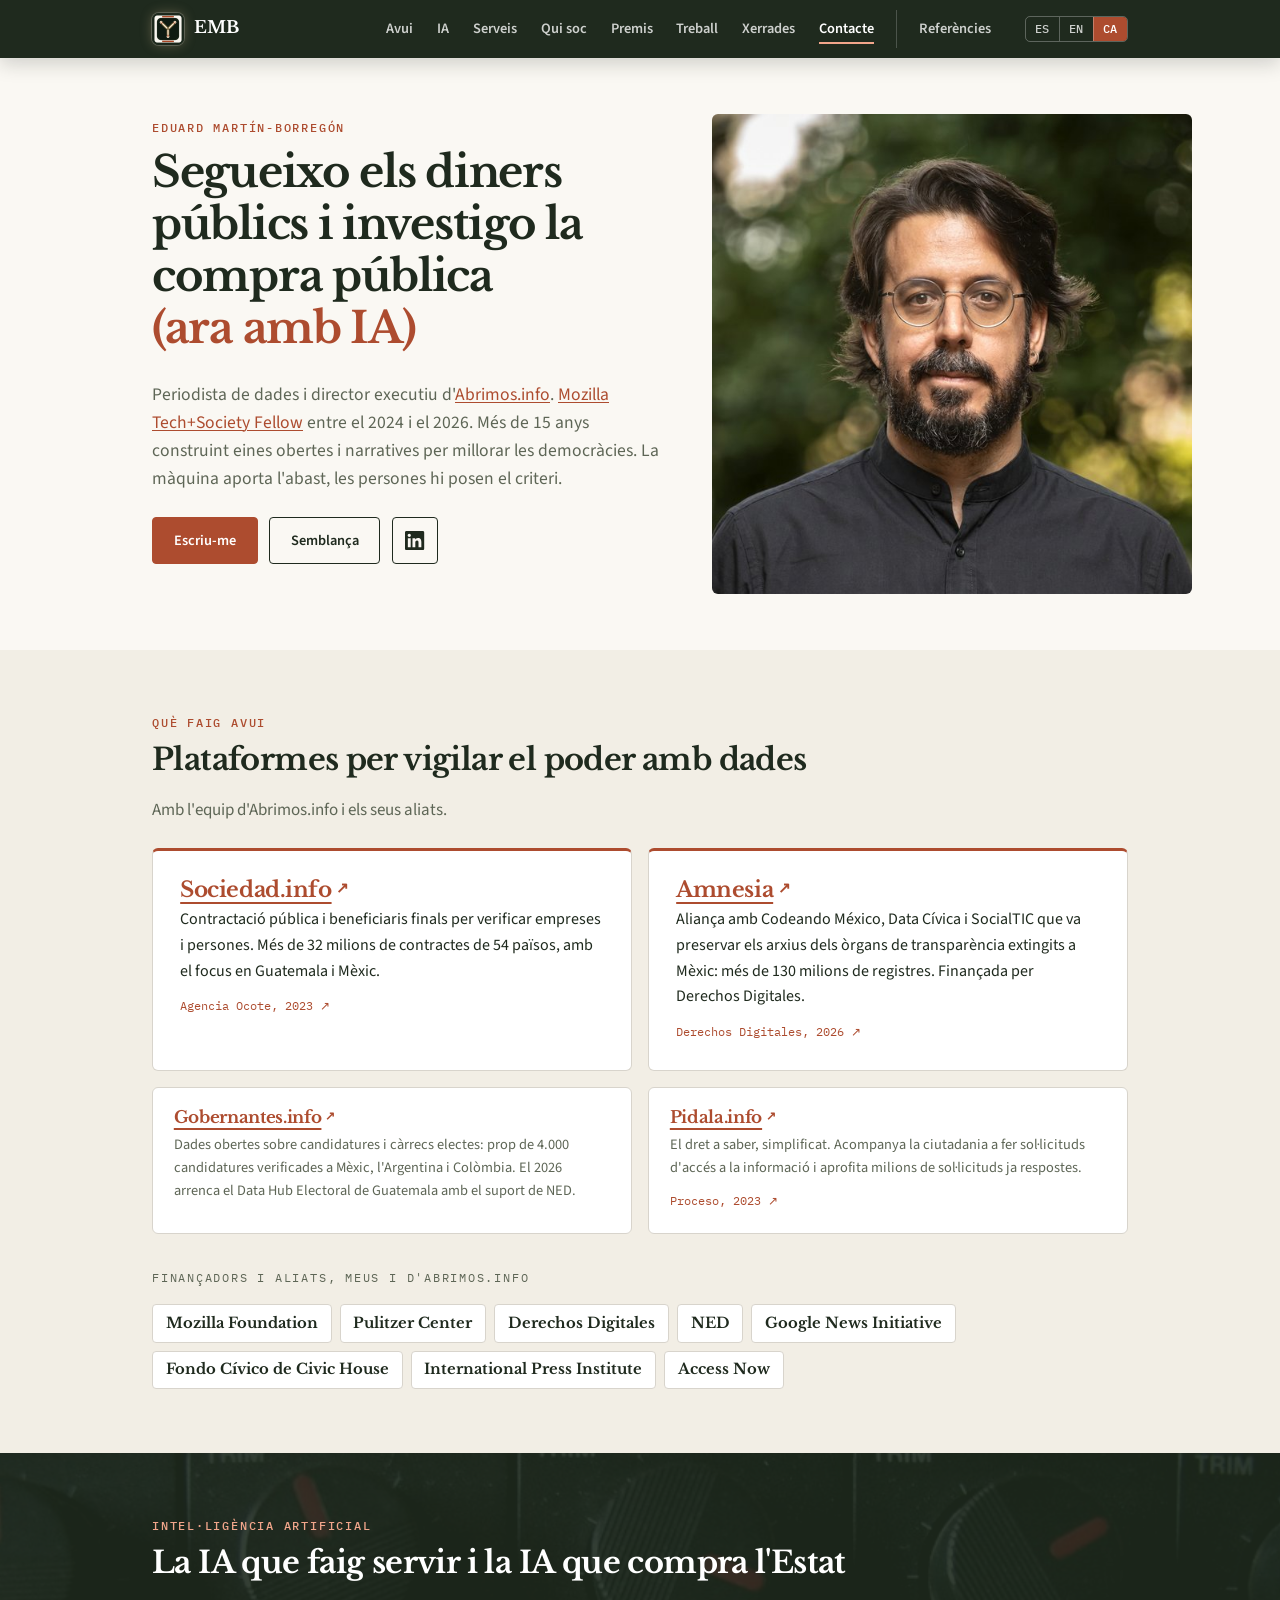
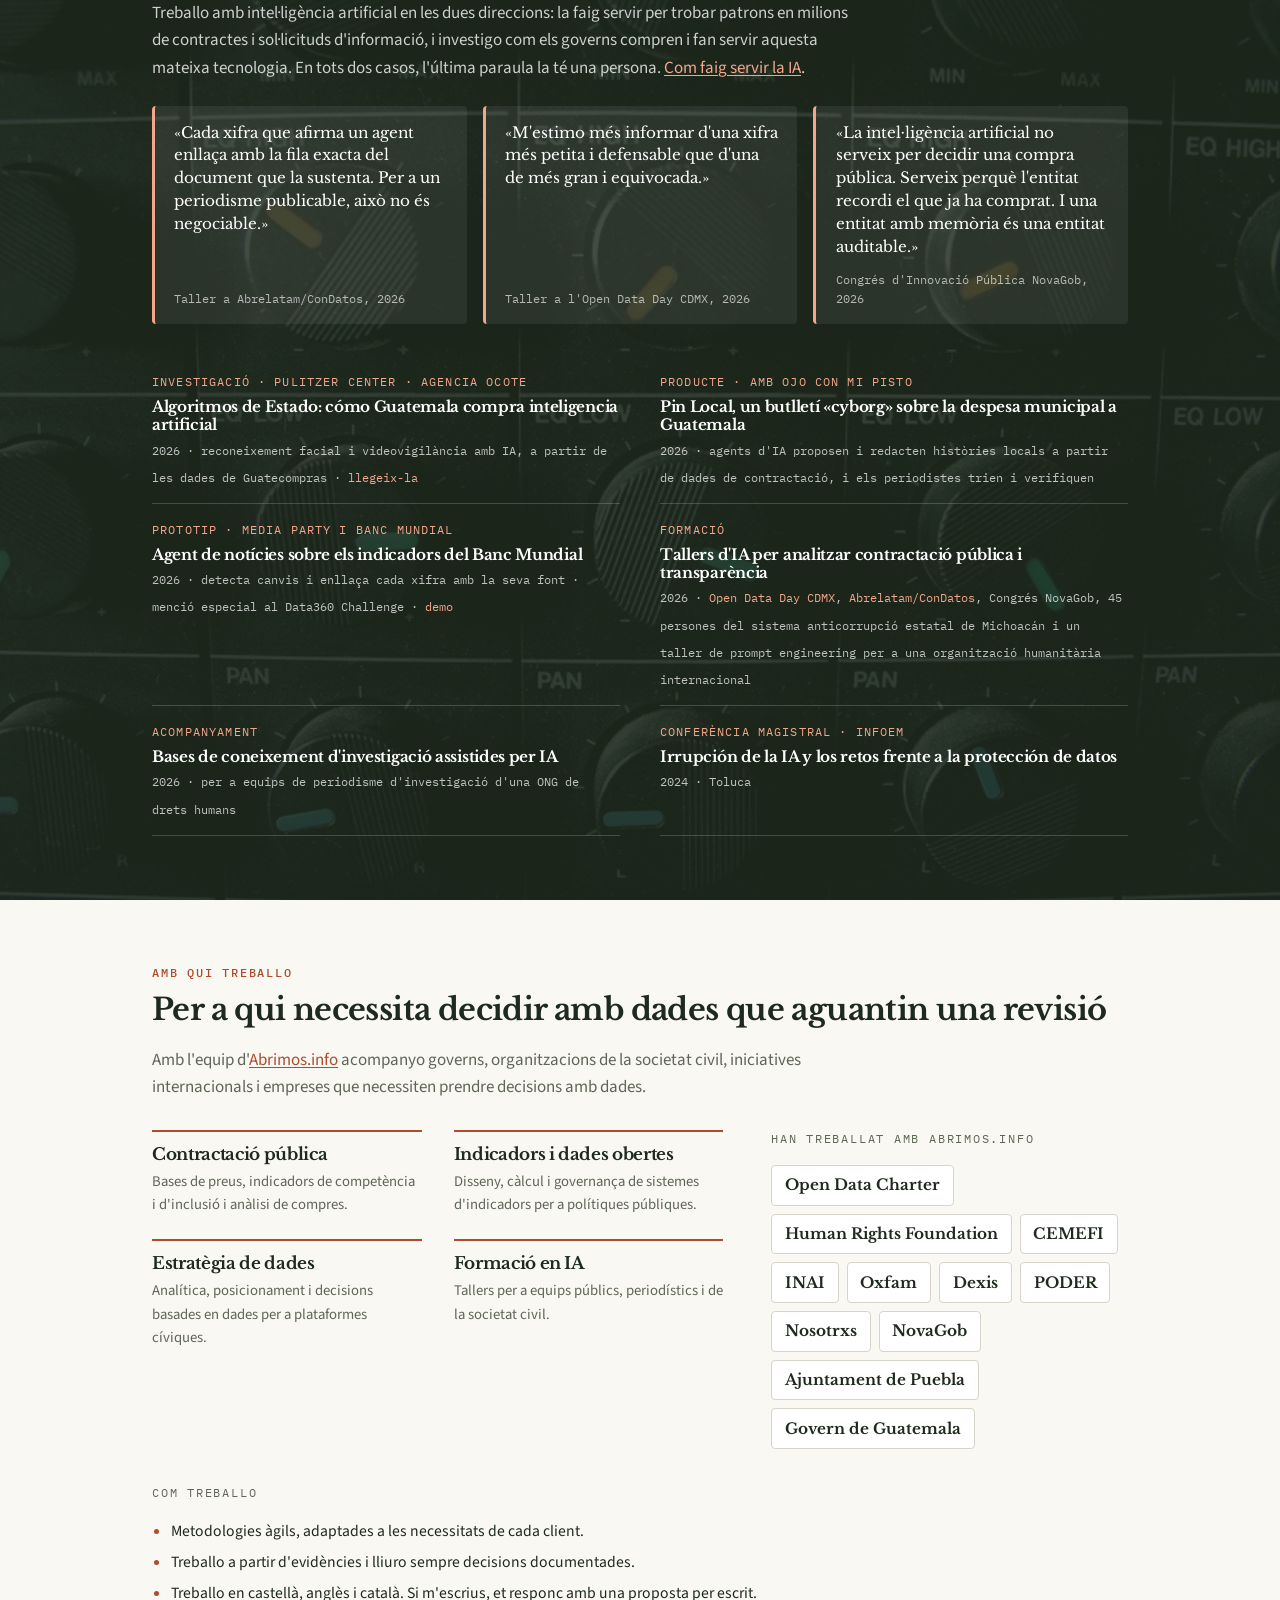
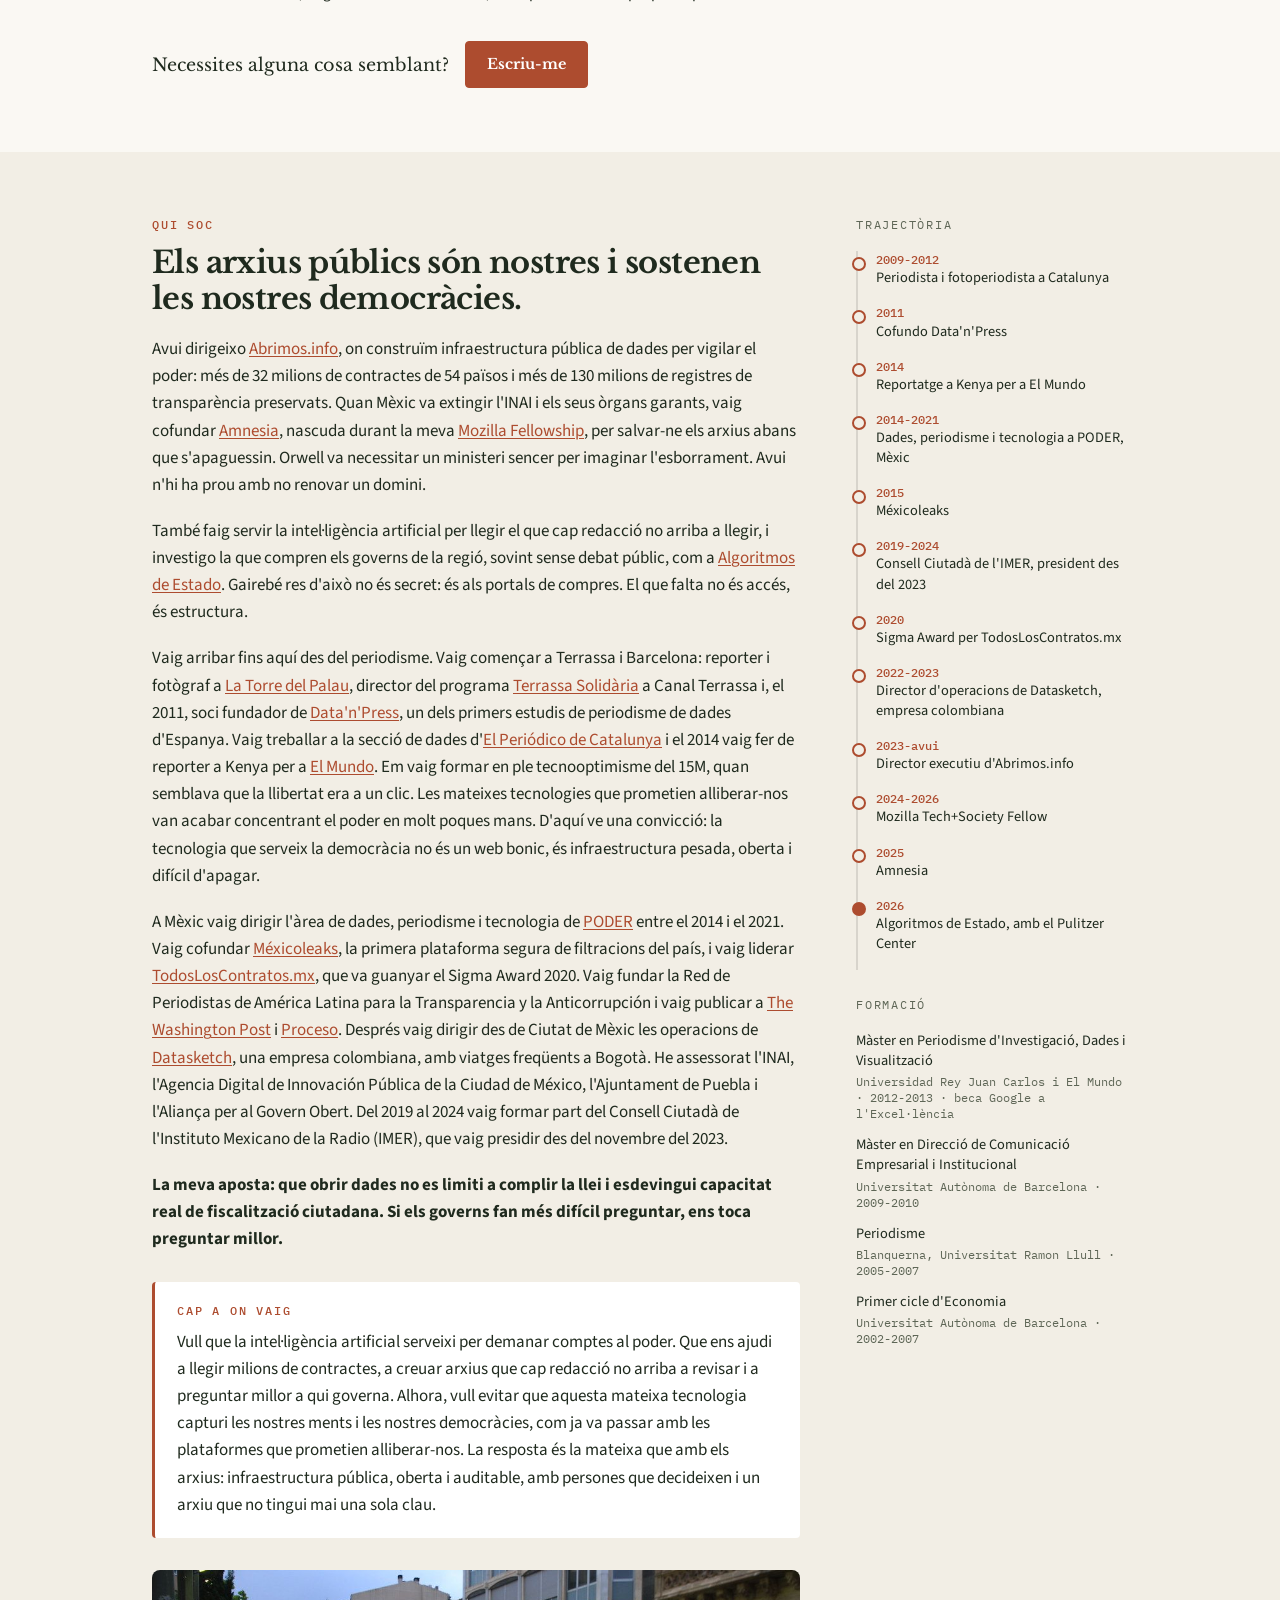
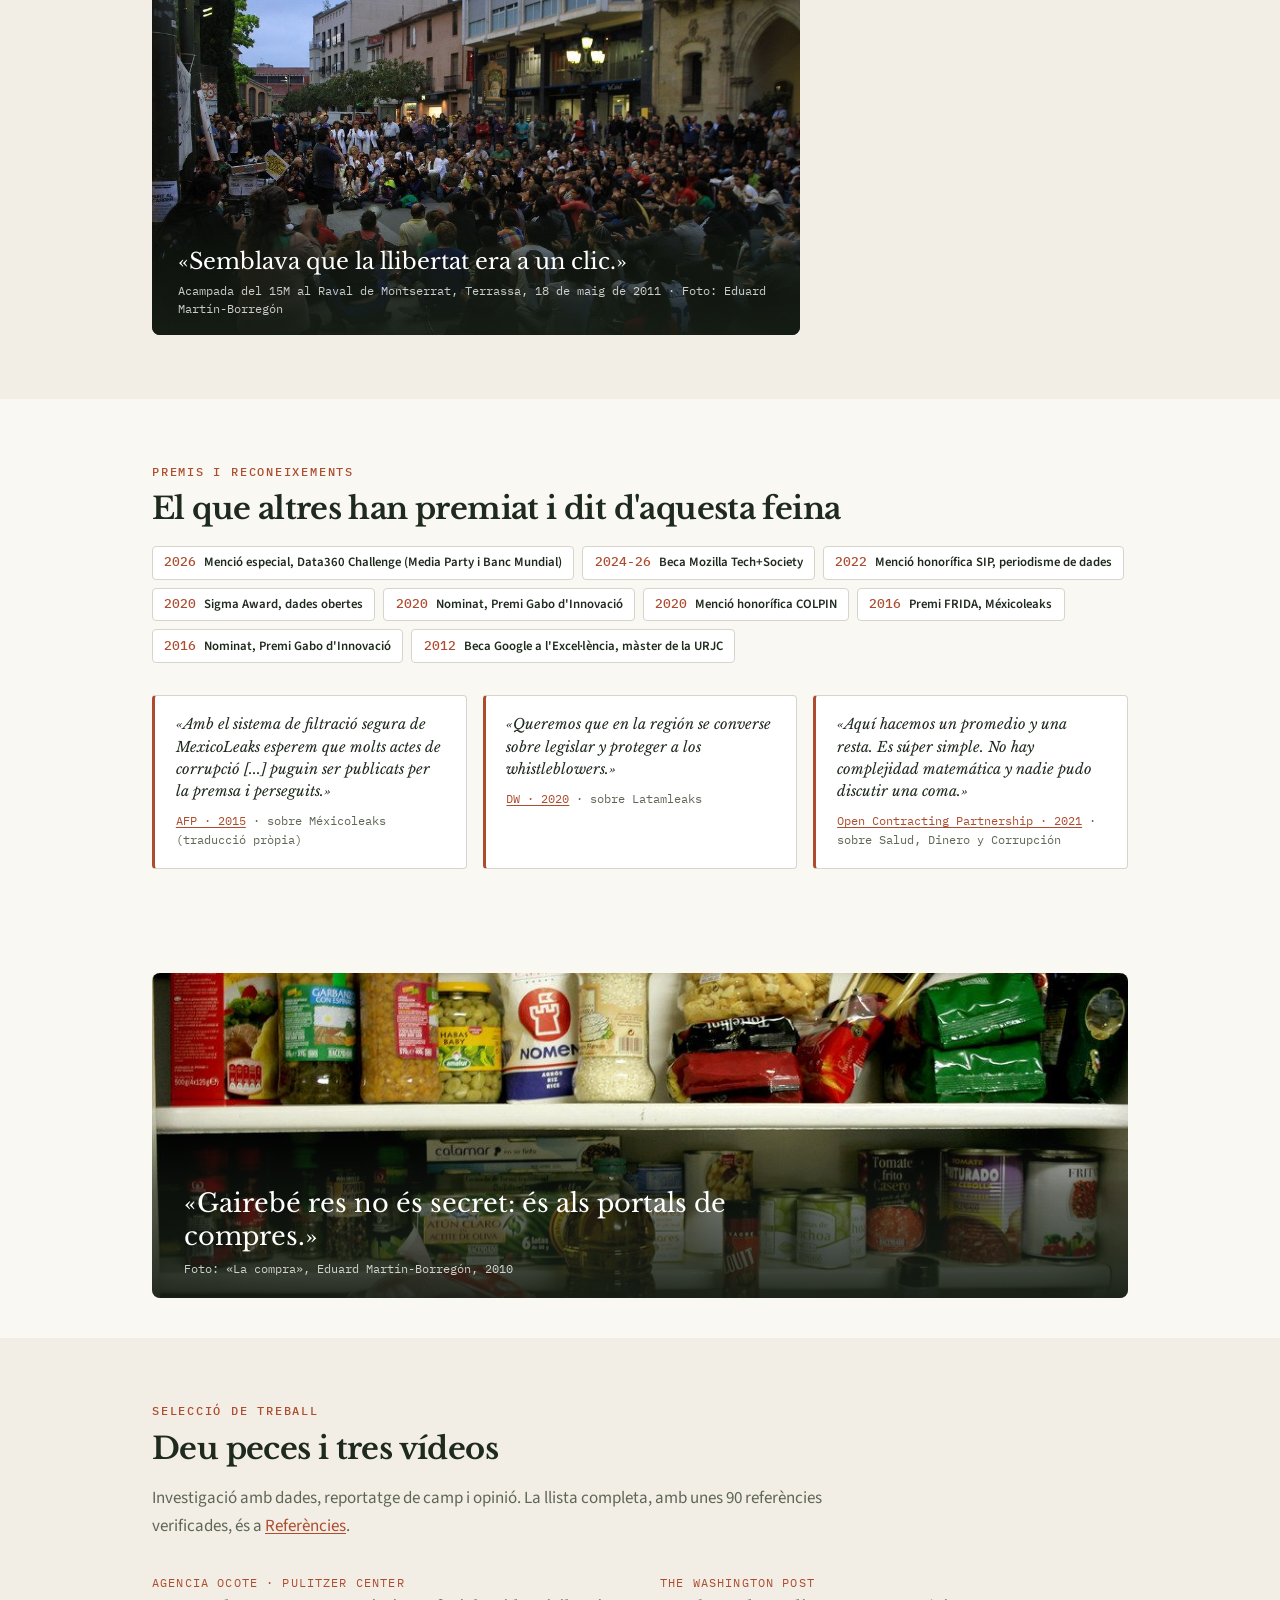
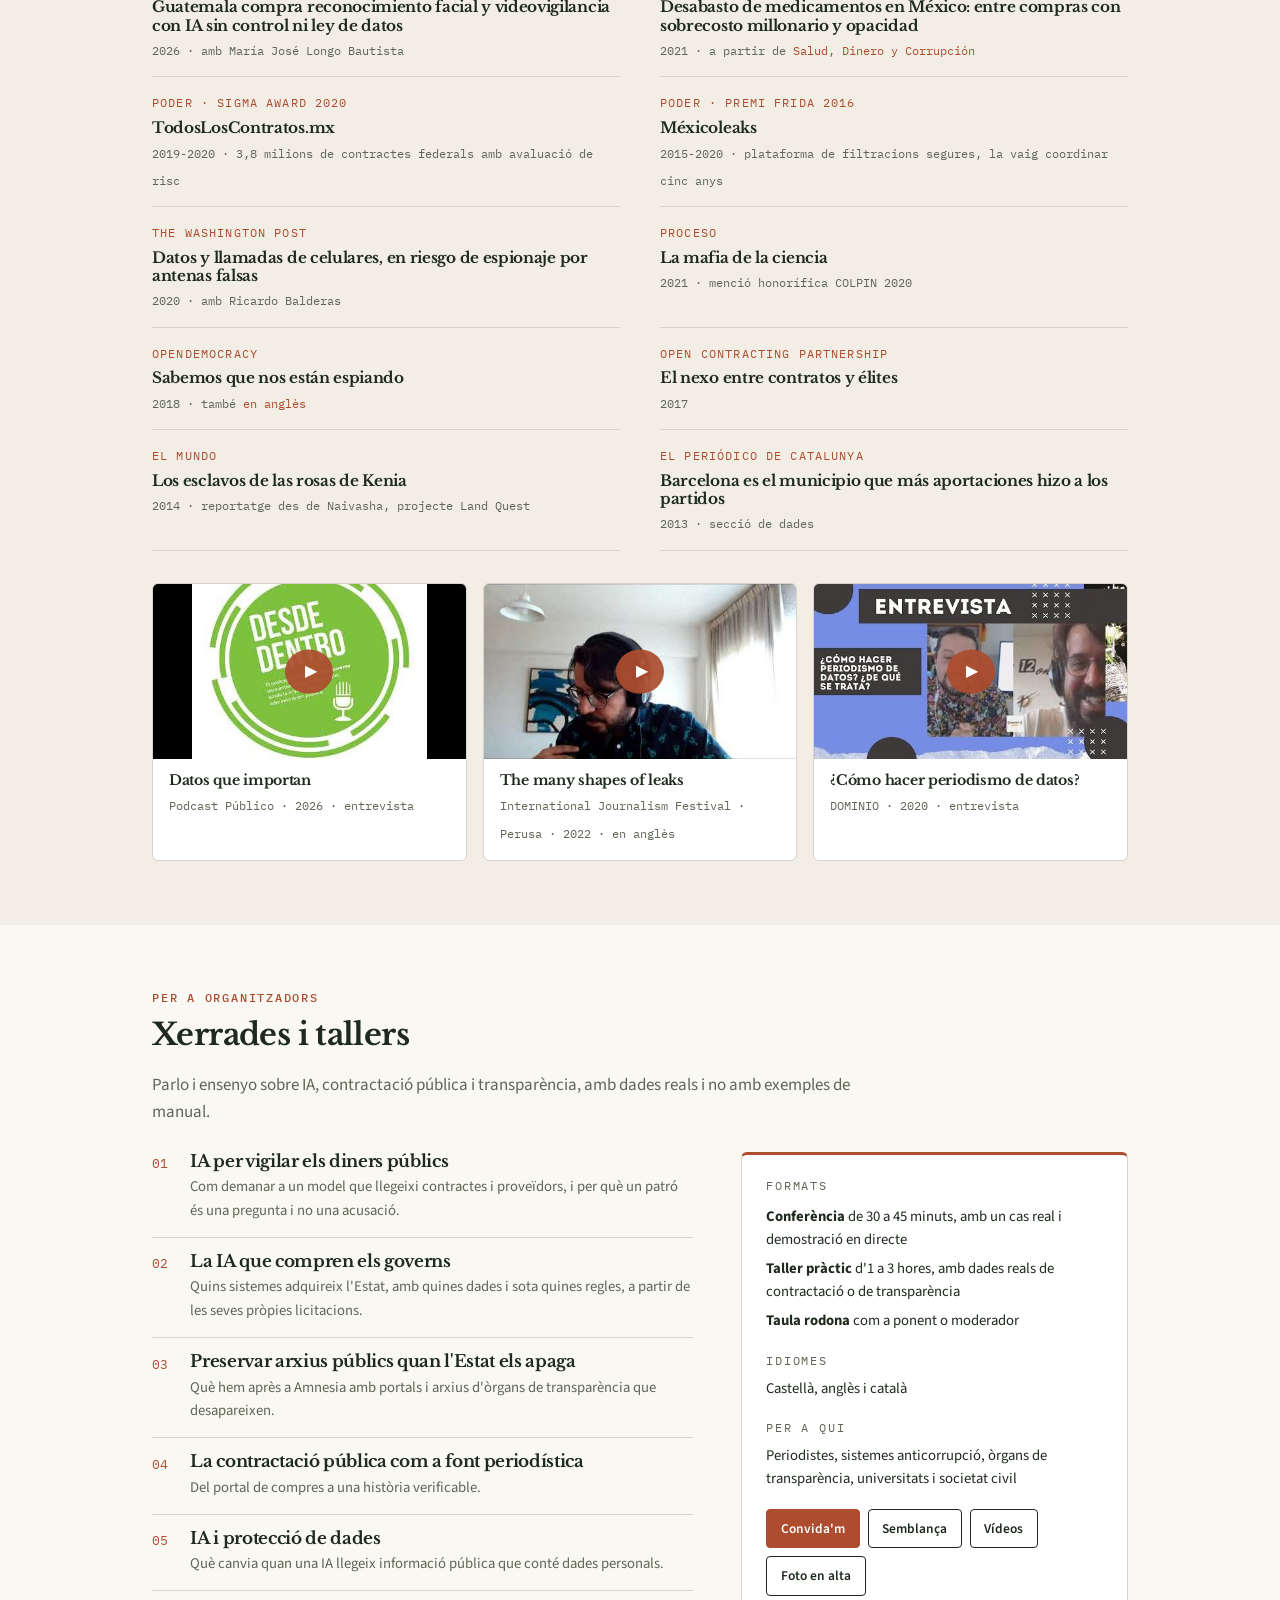
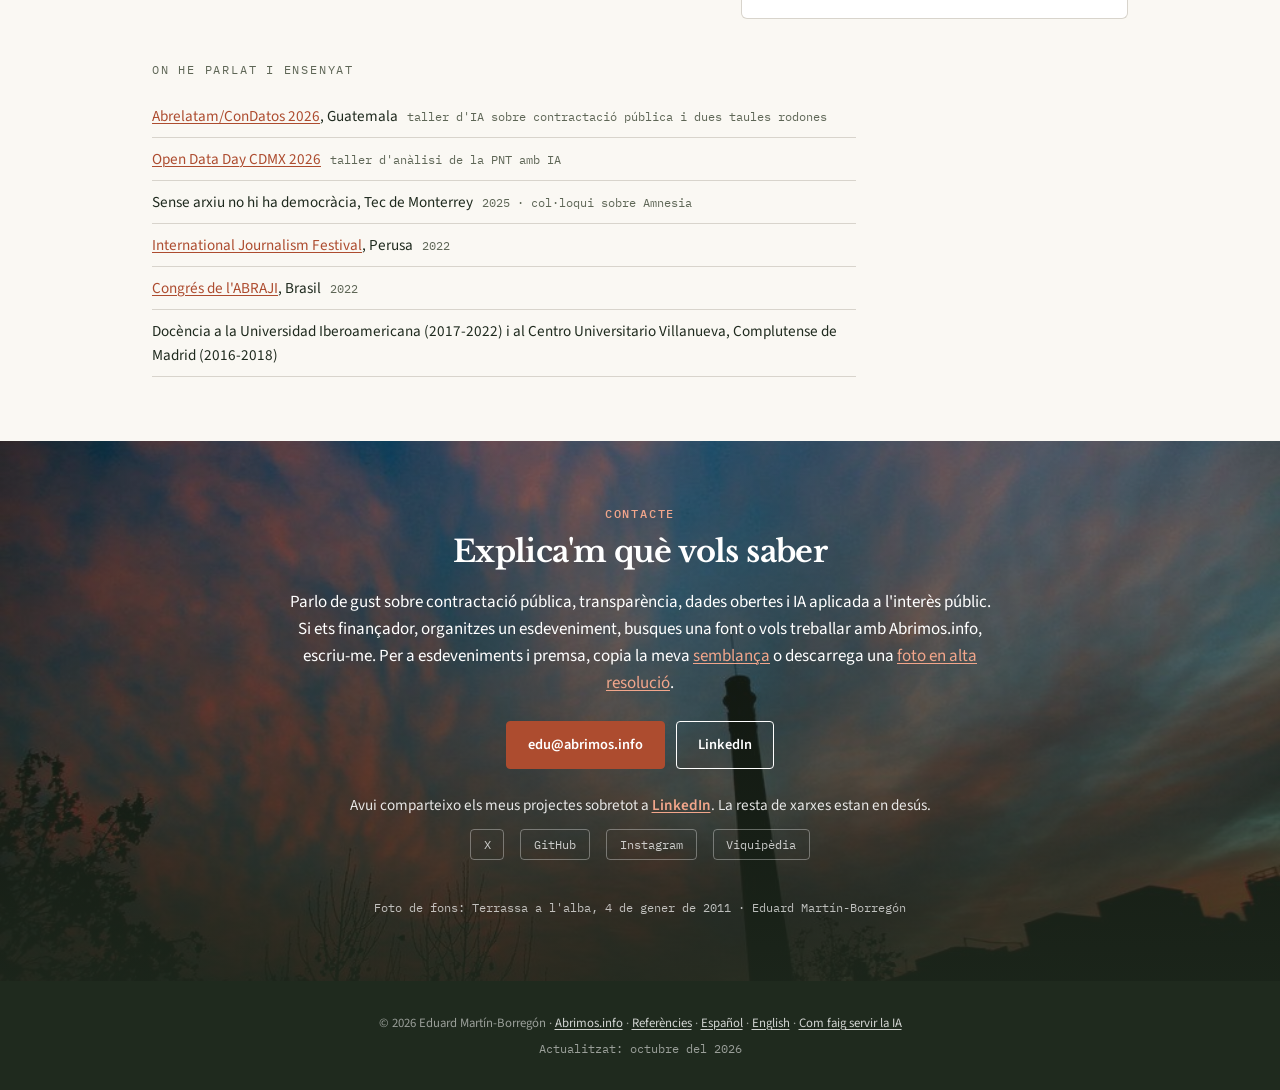
<file: ca/index.html>
<!DOCTYPE html>
<html lang="ca">
<head>
	<!-- Google tag (gtag.js) -->
	<script async src="https://www.googletagmanager.com/gtag/js?id=G-W6K7R63HX7"></script>
	<script>
		window.dataLayer = window.dataLayer || [];
		function gtag(){dataLayer.push(arguments);}
		gtag('js', new Date());

		gtag('config', 'G-W6K7R63HX7');
	</script>
	<meta charset="utf-8" />
	<meta name="viewport" content="width=device-width, initial-scale=1" />
	<meta name="theme-color" content="#1F2A1E" />
	<title>Eduard Martín-Borregón | Periodista de dades, contractació pública i IA</title>
	<meta name="description" content="Periodista de dades i director executiu d'Abrimos.info. Segueixo els diners públics i la compra pública a l'Amèrica Llatina, ara també amb IA. Sigma Award 2020 i Mozilla Fellow 2024-2026." />
	<meta name="author" content="Eduard Martín-Borregón" />
	<link rel="canonical" href="https://emartinborregon.com/ca/" />
	<link rel="alternate" hreflang="es" href="https://emartinborregon.com/" />
	<link rel="alternate" hreflang="en" href="https://emartinborregon.com/en/" />
	<link rel="alternate" hreflang="ca" href="https://emartinborregon.com/ca/" />
	<link rel="alternate" hreflang="x-default" href="https://emartinborregon.com/" />
	<link rel="icon" href="../favicon.ico" sizes="32x32" />
	<link rel="icon" href="../favicon.svg" type="image/svg+xml" />
	<link rel="icon" href="../icon-192.png" type="image/png" sizes="192x192" />
	<link rel="apple-touch-icon" href="../apple-touch-icon.png" />
	<meta name="robots" content="index, follow, max-image-preview:large, max-snippet:-1" />
	<meta property="og:type" content="profile" />
	<meta property="og:site_name" content="Eduard Martín-Borregón" />
	<meta property="og:locale" content="ca_ES" />
	<meta property="og:locale:alternate" content="es_MX" />
	<meta property="og:locale:alternate" content="en_US" />
	<meta property="og:url" content="https://emartinborregon.com/ca/" />
	<meta property="og:title" content="Eduard Martín-Borregón | Segueixo els diners públics i investigo la compra pública (ara amb IA)" />
	<meta property="og:description" content="Periodista de dades i director executiu d'Abrimos.info. Segueixo els diners públics i la compra pública a l'Amèrica Llatina, ara també amb IA. Sigma Award 2020 i Mozilla Fellow 2024-2026." />
	<meta property="og:image" content="https://emartinborregon.com/images/og-emb.jpg?v=3" />
	<meta property="og:image:width" content="1200" />
	<meta property="og:image:height" content="630" />
	<meta property="og:image:alt" content="Retrat d'Eduard Martín-Borregón" />
	<meta name="twitter:card" content="summary_large_image" />
	<meta name="twitter:creator" content="@emartinborregon" />
	<script type="application/ld+json">
{
 "@context": "https://schema.org",
 "@graph": [
  {
   "@type": "WebSite",
   "@id": "https://emartinborregon.com/#website",
   "url": "https://emartinborregon.com/",
   "name": "Eduard Martín-Borregón",
   "inLanguage": [
    "es",
    "en",
    "ca"
   ],
   "publisher": {
    "@id": "https://emartinborregon.com/#person"
   }
  },
  {
   "@type": "ProfilePage",
   "@id": "https://emartinborregon.com/ca/#webpage",
   "url": "https://emartinborregon.com/ca/",
   "name": "Eduard Martín-Borregón | Periodista de dades, contractació pública i IA",
   "inLanguage": "ca",
   "isPartOf": {
    "@id": "https://emartinborregon.com/#website"
   },
   "mainEntity": {
    "@id": "https://emartinborregon.com/#person"
   },
   "author": {
    "@id": "https://emartinborregon.com/#person"
   },
   "dateModified": "2026-10-14"
  },
  {
   "@type": "Person",
   "@id": "https://emartinborregon.com/#person",
   "name": "Eduard Martín-Borregón",
   "givenName": "Eduard",
   "familyName": "Martín-Borregón",
   "alternateName": [
    "Edu Martín-Borregón",
    "Eduard Martín Borregón",
    "Eduard Martin-Borregon",
    "Eduard Martín-Borregon",
    "EMB"
   ],
   "url": "https://emartinborregon.com/ca/",
   "image": "https://emartinborregon.com/images/emb-retrato.jpg",
   "email": "mailto:edu@abrimos.info",
   "description": "Eduard Martín-Borregón és periodista de dades i director executiu d'Abrimos.info. Va ser Mozilla Tech+Society Fellow entre el 2024 i el 2026, va cofundar Méxicoleaks i Amnesia i va liderar TodosLosContratos.mx, guanyador del Sigma Award 2020. Des de fa més de 15 anys construeix eines obertes per seguir els diners públics, ara també amb intel·ligència artificial.",
   "jobTitle": "Director executiu d'Abrimos.info",
   "hasOccupation": {
    "@type": "Occupation",
    "name": "Periodista de dades"
   },
   "worksFor": {
    "@type": "Organization",
    "name": "Abrimos.info",
    "url": "https://abrimos.info"
   },
   "homeLocation": {
    "@type": "Place",
    "name": "Ciutat de Mèxic"
   },
   "knowsLanguage": [
    "es",
    "en",
    "ca"
   ],
   "knowsAbout": [
    "Periodisme de dades",
    "Contractació pública",
    "Transparència i accés a la informació",
    "Dades obertes",
    "Tecnologia cívica",
    "Intel·ligència artificial aplicada a l'interès públic",
    "Rendició de comptes de la IA",
    "Preservació d'arxius públics",
    "Beneficiaris finals"
   ],
   "alumniOf": [
    {
     "@type": "CollegeOrUniversity",
     "name": "Universitat Ramon Llull - Blanquerna"
    },
    {
     "@type": "CollegeOrUniversity",
     "name": "Universidad Rey Juan Carlos"
    },
    {
     "@type": "CollegeOrUniversity",
     "name": "Universitat Autònoma de Barcelona"
    }
   ],
   "award": [
    "Mozilla Tech+Society Fellowship 2024-2026",
    "Menció especial, Data360 Challenge 2026 (Media Party i Banc Mundial)",
    "Menció honorífica en periodisme de dades, premis SIP 2022",
    "Sigma Award 2020, TodosLosContratos.mx",
    "Nominat al Premi Gabo d'Innovació 2020, TodosLosContratos.mx",
    "Menció honorífica COLPIN 2020, La mafia de la ciencia",
    "Premi FRIDA 2016, Méxicoleaks",
    "Nominat al Premi Gabo d'Innovació 2016, Méxicoleaks",
    "Beca Google a l'Excel·lència 2012"
   ],
   "sameAs": [
    "https://www.linkedin.com/in/emartinborregon/",
    "https://x.com/emartinborregon",
    "https://github.com/emartinborregon",
    "https://www.instagram.com/emartinborregon",
    "https://www.flickr.com/photos/emartinborregon/",
    "https://www.wikidata.org/wiki/Q19998327",
    "https://ca.wikipedia.org/wiki/Eduard_Mart%C3%ADn-Borreg%C3%B3n",
    "https://pulitzercenter.org/people/eduard-martin-borregon",
    "https://www.mozillafoundation.org/en/what-we-do/grantmaking/fellowship/eduard-martin-borregon/",
    "https://www.proceso.com.mx/autor/eduard-martin-borregon.html"
   ]
  }
 ]
}
	</script>
	<link rel="stylesheet" href="../style.css" />
</head>
<body>
<a class="skip" href="#main">Salta al contingut</a>

<nav class="top">
	<div class="wrap">
		<a class="logo" href="#"><img src="../images/logo-fluzos.png" alt="" width="28" height="28" /><span>EMB</span></a>
		<ul class="menu" aria-label="Menú principal">
			<li><a href="#avui">Avui</a></li>
			<li><a href="#ia">IA</a></li>
			<li><a href="#amb-qui">Serveis</a></li>
			<li><a href="#qui-soc">Qui soc</a></li>
			<li><a href="#reconeixements">Premis</a></li>
			<li><a href="#treball">Treball</a></li>
			<li><a href="#xerrades">Xerrades</a></li>
			<li><a href="#contacte">Contacte</a></li>
			<li class="nav-page"><a href="referencies.html">Referències</a></li>
		</ul>
		<div class="lang" role="group" aria-label="Idioma"><a href="../index.html" hreflang="es" lang="es">ES</a><a href="../en/index.html" hreflang="en" lang="en">EN</a><span aria-current="true">CA</span></div>
	</div>
</nav>

<main id="main">

<!-- 1. Portada -->
<header class="wrap hero">
	<div>
		<span class="label">Eduard Martín-Borregón</span>
		<h1>Segueixo els diners públics i investigo la compra pública <span class="h1-tag">(ara amb IA)</span></h1>
		<p class="lead">Periodista de dades i director executiu d'<a href="https://abrimos.info" target="_blank" rel="noopener">Abrimos.info</a>. <a href="https://www.mozillafoundation.org/en/what-we-do/grantmaking/fellowship/eduard-martin-borregon/" target="_blank" rel="noopener">Mozilla Tech+Society Fellow</a> entre el 2024 i el 2026. Més de 15 anys construint eines obertes i narratives per millorar les democràcies. La màquina aporta l'abast, les persones hi posen el criteri.</p>
		<div class="actions">
			<a class="btn primary" href="mailto:edu@abrimos.info">Escriu-me</a>
			<a class="btn" href="#semblanza" data-open-bio>Semblança</a>
			<a class="btn icon" href="https://www.linkedin.com/in/emartinborregon/" target="_blank" rel="noopener me" aria-label="LinkedIn" title="LinkedIn"><svg viewBox="0 0 24 24" aria-hidden="true" focusable="false"><path d="M20.45 20.45h-3.55v-5.57c0-1.33-.03-3.04-1.85-3.04-1.85 0-2.14 1.45-2.14 2.94v5.67H9.35V9h3.41v1.56h.05c.48-.9 1.64-1.85 3.37-1.85 3.6 0 4.27 2.37 4.27 5.46v6.28zM5.34 7.43a2.06 2.06 0 1 1 0-4.13 2.06 2.06 0 0 1 0 4.13zM7.12 20.45H3.56V9h3.56v11.45zM22.22 0H1.77C.79 0 0 .77 0 1.73v20.54C0 23.23.79 24 1.77 24h20.45c.98 0 1.78-.77 1.78-1.73V1.73C24 .77 23.2 0 22.22 0z"/></svg></a>
		</div>
	</div>
	<div class="photo">
		<img src="../images/emb-retrato.jpg" alt="Retrat d'Eduard Martín-Borregón" width="600" height="600" fetchpriority="high" />
	</div>
</header>

<!-- 3. Què faig avui -->
<section id="avui" class="alt">
	<div class="wrap">
		<span class="label">Què faig avui</span>
		<h2>Plataformes per vigilar el poder amb dades</h2>
		<p class="prose muted">Amb l'equip d'Abrimos.info i els seus aliats.</p>
		<div class="cards hoy">
			<div class="card main">
				<h3><a href="https://sociedad.info" target="_blank" rel="noopener">Sociedad.info</a></h3>
				<p>Contractació pública i beneficiaris finals per verificar empreses i persones. Més de 32 milions de contractes de 54 països, amb el focus en Guatemala i Mèxic.</p>
				<span class="mono"><a href="https://www.agenciaocote.com/blog/2023/12/07/accede-a-sociedad-info-y-fiscaliza-los-gastos-mientras-guatecompras-esta-fuera-de-linea/" target="_blank" rel="noopener">Agencia Ocote, 2023 ↗</a></span>
			</div>
			<div class="card main">
				<h3><a href="https://amnesia.lat" target="_blank" rel="noopener">Amnesia</a></h3>
				<p>Aliança amb Codeando México, Data Cívica i SocialTIC que va preservar els arxius dels òrgans de transparència extingits a Mèxic: més de 130 milions de registres. Finançada per Derechos Digitales.</p>
				<span class="mono"><a href="https://www.derechosdigitales.org/noticias/la-informacion-publica-tambien-es-parte-de-la-memoria-colectiva/" target="_blank" rel="noopener">Derechos Digitales, 2026 ↗</a></span>
			</div>
			<div class="card">
				<h3><a href="https://gobernantes.info" target="_blank" rel="noopener">Gobernantes.info</a></h3>
				<p>Dades obertes sobre candidatures i càrrecs electes: prop de 4.000 candidatures verificades a Mèxic, l'Argentina i Colòmbia. El 2026 arrenca el Data Hub Electoral de Guatemala amb el suport de NED.</p>
			</div>
			<div class="card">
				<h3><a href="https://pidala.info" target="_blank" rel="noopener">Pidala.info</a></h3>
				<p>El dret a saber, simplificat. Acompanya la ciutadania a fer sol·licituds d'accés a la informació i aprofita milions de sol·licituds ja respostes.</p>
				<span class="mono"><a href="https://www.proceso.com.mx/nacional/2023/3/20/pidalainfo-permitira-pedir-solicitudes-masivas-de-informacion-publica-303158.html" target="_blank" rel="noopener">Proceso, 2023 ↗</a></span>
			</div>
		</div>
		<div class="funders">
			<p class="timeline-title">Finançadors i aliats, meus i d'Abrimos.info</p>
			<ul aria-label="Finançadors i aliats">
				<li>Mozilla Foundation</li>
				<li>Pulitzer Center</li>
				<li>Derechos Digitales</li>
				<li>NED</li>
				<li>Google News Initiative</li>
				<li>Fondo Cívico de Civic House</li>
				<li>International Press Institute</li>
				<li>Access Now</li>
			</ul>
		</div>
	</div>
</section>

<!-- 3b. IA -->
<section id="ia" class="dark">
	<div class="wrap">
		<span class="label">Intel·ligència artificial</span>
		<h2>La IA que faig servir i la IA que compra l'Estat</h2>
		<p class="prose muted">Treballo amb intel·ligència artificial en les dues direccions: la faig servir per trobar patrons en milions de contractes i sol·licituds d'informació, i investigo com els governs compren i fan servir aquesta mateixa tecnologia. En tots dos casos, l'última paraula la té una persona. <a href="ia.html">Com faig servir la IA</a>.</p>
		<div class="principles">
			<figure><blockquote>«Cada xifra que afirma un agent enllaça amb la fila exacta del document que la sustenta. Per a un periodisme publicable, això no és negociable.»</blockquote><figcaption>Taller a Abrelatam/ConDatos, 2026</figcaption></figure>
			<figure><blockquote>«M'estimo més informar d'una xifra més petita i defensable que d'una de més gran i equivocada.»</blockquote><figcaption>Taller a l'Open Data Day CDMX, 2026</figcaption></figure>
			<figure><blockquote>«La intel·ligència artificial no serveix per decidir una compra pública. Serveix perquè l'entitat recordi el que ja ha comprat. I una entitat amb memòria és una entitat auditable.»</blockquote><figcaption>Congrés d'Innovació Pública NovaGob, 2026</figcaption></figure>
		</div>
		<div class="work">
			<div class="item">
				<span class="outlet">Investigació · Pulitzer Center · Agencia Ocote</span>
				<h3 lang="es"><a href="https://pulitzercenter.org/projects/state-algorithms-how-guatemala-buys-artificial-intelligence" target="_blank" rel="noopener">Algoritmos de Estado: cómo Guatemala compra inteligencia artificial</a></h3>
				<span class="mono">2026 · reconeixement facial i videovigilància amb IA, a partir de les dades de Guatecompras · <a href="https://www.agenciaocote.com/blog/2026/07/08/ia-videovigilancia-control/" target="_blank" rel="noopener">llegeix-la</a></span>
			</div>
			<div class="item">
				<span class="outlet">Producte · amb Ojo con mi Pisto</span>
				<h3><a href="https://www.ojoconmipisto.com/" target="_blank" rel="noopener">Pin Local, un butlletí «cyborg» sobre la despesa municipal a Guatemala</a></h3>
				<span class="mono">2026 · agents d'IA proposen i redacten històries locals a partir de dades de contractació, i els periodistes trien i verifiquen</span>
			</div>
			<div class="item">
				<span class="outlet">Prototip · Media Party i Banc Mundial</span>
				<h3><a href="https://github.com/Abrimos-info/abrimos-data360-monitor" target="_blank" rel="noopener">Agent de notícies sobre els indicadors del Banc Mundial</a></h3>
				<span class="mono">2026 · detecta canvis i enllaça cada xifra amb la seva font · menció especial al Data360 Challenge · <a href="https://data360-demo.abrimos.info" target="_blank" rel="noopener">demo</a></span>
			</div>
			<div class="item">
				<span class="outlet">Formació</span>
				<h3>Tallers d'IA per analitzar contractació pública i transparència</h3>
				<span class="mono">2026 · <a href="https://socialtic.org/blog/open-data-day-cdmx-2026/" target="_blank" rel="noopener">Open Data Day CDMX</a>, <a href="https://pretalx.abrelatam.org/abrelatam-2026/speaker/HJXRQH/" target="_blank" rel="noopener">Abrelatam/ConDatos</a>, Congrés NovaGob, 45 persones del sistema anticorrupció estatal de Michoacán i un taller de prompt engineering per a una organització humanitària internacional</span>
			</div>
			<div class="item">
				<span class="outlet">Acompanyament</span>
				<h3>Bases de coneixement d'investigació assistides per IA</h3>
				<span class="mono">2026 · per a equips de periodisme d'investigació d'una ONG de drets humans</span>
			</div>
			<div class="item">
				<span class="outlet">Conferència magistral · INFOEM</span>
				<h3 lang="es"><a href="https://infoem.org.mx/doc/publicaciones/progcongintinfoem2024V3web.pdf" target="_blank" rel="noopener">Irrupción de la IA y los retos frente a la protección de datos</a></h3>
				<span class="mono">2024 · Toluca</span>
			</div>
		</div>
	</div>
</section>

<!-- 3a. Con quién trabajo -->
<section id="amb-qui">
	<div class="wrap">
		<span class="label">Amb qui treballo</span>
		<h2>Per a qui necessita decidir amb dades que aguantin una revisió</h2>
		<p class="prose muted">Amb l'equip d'<a href="https://abrimos.info" target="_blank" rel="noopener">Abrimos.info</a> acompanyo governs, organitzacions de la societat civil, iniciatives internacionals i empreses que necessiten prendre decisions amb dades.</p>
		<div class="clients">
			<ul class="services">
				<li><h3>Contractació pública</h3><p>Bases de preus, indicadors de competència i d'inclusió i anàlisi de compres.</p></li>
				<li><h3>Indicadors i dades obertes</h3><p>Disseny, càlcul i governança de sistemes d'indicadors per a polítiques públiques.</p></li>
				<li><h3>Estratègia de dades</h3><p>Analítica, posicionament i decisions basades en dades per a plataformes cíviques.</p></li>
				<li><h3>Formació en IA</h3><p>Tallers per a equips públics, periodístics i de la societat civil.</p></li>
			</ul>
			<div class="orgs">
				<p class="timeline-title">Han treballat amb Abrimos.info</p>
				<ul aria-label="Organitzacions">
					<li>Open Data Charter</li>
					<li>Human Rights Foundation</li>
					<li>CEMEFI</li>
					<li>INAI</li>
					<li>Oxfam</li>
					<li>Dexis</li>
					<li>PODER</li>
					<li>Nosotrxs</li>
					<li>NovaGob</li>
					<li>Ajuntament de Puebla</li>
					<li>Govern de Guatemala</li>
				</ul>
			</div>
		</div>
		<div class="how">
			<p class="timeline-title">Com treballo</p>
			<ul>
				<li>Metodologies àgils, adaptades a les necessitats de cada client.</li>
				<li>Treballo a partir d'evidències i lliuro sempre decisions documentades.</li>
				<li>Treballo en castellà, anglès i català. Si m'escrius, et responc amb una proposta per escrit.</li>
			</ul>
		</div>
		<p class="clients-cta"><span>Necessites alguna cosa semblant?</span> <a class="btn primary" href="mailto:edu@abrimos.info?subject=Consulta%20des%20de%20emartinborregon.com">Escriu-me</a></p>
	</div>
</section>

<!-- 2. Qui soc -->
<section id="qui-soc" class="alt">
	<div class="wrap about">
		<div class="prose">
		<span class="label">Qui soc</span>
		<h2>Els arxius públics són nostres i sostenen les nostres democràcies.</h2>
		<p>Avui dirigeixo <a href="https://abrimos.info" target="_blank" rel="noopener">Abrimos.info</a>, on construïm infraestructura pública de dades per vigilar el poder: més de 32 milions de contractes de 54 països i més de 130 milions de registres de transparència preservats. Quan Mèxic va extingir l'INAI i els seus òrgans garants, vaig cofundar <a href="https://amnesia.lat" target="_blank" rel="noopener">Amnesia</a>, nascuda durant la meva <a href="https://www.mozillafoundation.org/en/what-we-do/grantmaking/fellowship/eduard-martin-borregon/" target="_blank" rel="noopener">Mozilla Fellowship</a>, per salvar-ne els arxius abans que s'apaguessin. Orwell va necessitar un ministeri sencer per imaginar l'esborrament. Avui n'hi ha prou amb no renovar un domini.</p>
		<p>També faig servir la intel·ligència artificial per llegir el que cap redacció no arriba a llegir, i investigo la que compren els governs de la regió, sovint sense debat públic, com a <a href="https://www.agenciaocote.com/blog/2026/07/08/ia-videovigilancia-control/" target="_blank" rel="noopener">Algoritmos de Estado</a>. Gairebé res d'això no és secret: és als portals de compres. El que falta no és accés, és estructura.</p>
		<p>Vaig arribar fins aquí des del periodisme. Vaig començar a Terrassa i Barcelona: reporter i fotògraf a <a href="https://naciodigital.cat/latorredelpalau/politica/cagravelcul-del-radi-de-la-terra_1016172_102.html" target="_blank" rel="noopener">La Torre del Palau</a>, director del programa <a href="http://terrassasolidaria.blogspot.com/2025/05/sobre-el-programa.html" target="_blank" rel="noopener">Terrassa Solidària</a> a Canal Terrassa i, el 2011, soci fundador de <a href="https://datanpress.com" target="_blank" rel="noopener">Data'n'Press</a>, un dels primers estudis de periodisme de dades d'Espanya. Vaig treballar a la secció de dades d'<a href="https://www.elperiodico.com/es/politica/20131111/barcelona-aportaciones-partidos-politicos-2828790" target="_blank" rel="noopener">El Periódico de Catalunya</a> i el 2014 vaig fer de reporter a Kenya per a <a href="https://www.elmundo.es/internacional/2014/01/16/52d52972268e3e9f318b456f.html" target="_blank" rel="noopener">El Mundo</a>. Em vaig formar en ple tecnooptimisme del 15M, quan semblava que la llibertat era a un clic. Les mateixes tecnologies que prometien alliberar-nos van acabar concentrant el poder en molt poques mans. D'aquí ve una convicció: la tecnologia que serveix la democràcia no és un web bonic, és infraestructura pesada, oberta i difícil d'apagar.</p>
		<p>A Mèxic vaig dirigir l'àrea de dades, periodisme i tecnologia de <a href="https://web.archive.org/web/20211205223040/https://poderlatam.org/equipo/" target="_blank" rel="noopener">PODER</a> entre el 2014 i el 2021. Vaig cofundar <a href="http://web.archive.org/web/20240613221033/https://mexicoleaks.mx/" target="_blank" rel="noopener">Méxicoleaks</a>, la primera plataforma segura de filtracions del país, i vaig liderar <a href="https://todosloscontratos.sociedad.info/es/todos-los-contratos" target="_blank" rel="noopener">TodosLosContratos.mx</a>, que va guanyar el Sigma Award 2020. Vaig fundar la Red de Periodistas de América Latina para la Transparencia y la Anticorrupción i vaig publicar a <a href="https://www.washingtonpost.com/es/post-opinion/2021/05/10/desbasto-medicamentos-mexico-investigacion-imss-opacidad/" target="_blank" rel="noopener">The Washington Post</a> i <a href="https://www.proceso.com.mx/autor/eduard-martin-borregon.html" target="_blank" rel="noopener">Proceso</a>. Després vaig dirigir des de Ciutat de Mèxic les operacions de <a href="https://datasketch.co" target="_blank" rel="noopener">Datasketch</a>, una empresa colombiana, amb viatges freqüents a Bogotà. He assessorat l'INAI, l'Agencia Digital de Innovación Pública de la Ciudad de México, l'Ajuntament de Puebla i l'Aliança per al Govern Obert. Del 2019 al 2024 vaig formar part del Consell Ciutadà de l'Instituto Mexicano de la Radio (IMER), que vaig presidir des del novembre del 2023.</p>
		<p><strong>La meva aposta: que obrir dades no es limiti a complir la llei i esdevingui capacitat real de fiscalització ciutadana. Si els governs fan més difícil preguntar, ens toca preguntar millor.</strong></p>
		<p class="vision"><span class="label">Cap a on vaig</span>Vull que la intel·ligència artificial serveixi per demanar comptes al poder. Que ens ajudi a llegir milions de contractes, a creuar arxius que cap redacció no arriba a revisar i a preguntar millor a qui governa. Alhora, vull evitar que aquesta mateixa tecnologia capturi les nostres ments i les nostres democràcies, com ja va passar amb les plataformes que prometien alliberar-nos. La resposta és la mateixa que amb els arxius: infraestructura pública, oberta i auditable, amb persones que decideixen i un arxiu que no tingui mai una sola clau.</p>
			<figure class="inline-band">
				<img src="../images/fotos/acampada-15m-terrassa.jpg" alt="Assemblea de l'acampada del 15M al Raval de Montserrat, Terrassa, de nit i plena de gent asseguda a terra" width="1024" height="683" loading="lazy" />
				<figcaption>
					<blockquote>«Semblava que la llibertat era a un clic.»</blockquote>
					<span class="credit">Acampada del 15M al Raval de Montserrat, Terrassa, 18 de maig de 2011 · Foto: Eduard Martín-Borregón</span>
				</figcaption>
			</figure>
	</div>
		<aside>
			<p class="timeline-title">Trajectòria</p>
			<ol class="timeline">
				<li><b>2009-2012</b>Periodista i fotoperiodista a Catalunya</li>
				<li><b>2011</b>Cofundo Data'n'Press</li>
				<li><b>2014</b>Reportatge a Kenya per a El Mundo</li>
				<li><b>2014-2021</b>Dades, periodisme i tecnologia a PODER, Mèxic</li>
				<li><b>2015</b>Méxicoleaks</li>
				<li><b>2019-2024</b>Consell Ciutadà de l'IMER, president des del 2023</li>
				<li><b>2020</b>Sigma Award per TodosLosContratos.mx</li>
				<li><b>2022-2023</b>Director d'operacions de Datasketch, empresa colombiana</li>
				<li><b>2023-avui</b>Director executiu d'Abrimos.info</li>
				<li><b>2024-2026</b>Mozilla Tech+Society Fellow</li>
				<li><b>2025</b>Amnesia</li>
				<li class="now"><b>2026</b>Algoritmos de Estado, amb el Pulitzer Center</li>
			</ol>
			<p class="timeline-title studies-title">Formació</p>
			<ul class="studies">
				<li>Màster en Periodisme d'Investigació, Dades i Visualització<span>Universidad Rey Juan Carlos i El Mundo · 2012-2013 · beca Google a l'Excel·lència</span></li>
				<li>Màster en Direcció de Comunicació Empresarial i Institucional<span>Universitat Autònoma de Barcelona · 2009-2010</span></li>
				<li>Periodisme<span>Blanquerna, Universitat Ramon Llull · 2005-2007</span></li>
				<li>Primer cicle d'Economia<span>Universitat Autònoma de Barcelona · 2002-2007</span></li>
			</ul>
		</aside>
	</div>
</section>

<!-- 4. Reconeixements -->
<section id="reconeixements">
	<div class="wrap">
		<span class="label">Premis i reconeixements</span>
		<h2>El que altres han premiat i dit d'aquesta feina</h2>
		<ul class="awards">
			<li><a href="https://mediaparty.org/2026/06/18/data-360-challenge-winners/" target="_blank" rel="noopener"><b>2026</b> Menció especial, Data360 Challenge (Media Party i Banc Mundial)</a></li>
			<li><a href="https://www.mozillafoundation.org/en/what-we-do/grantmaking/fellowship/eduard-martin-borregon/" target="_blank" rel="noopener"><b>2024-26</b> Beca Mozilla Tech+Society</a></li>
			<li><a href="https://www.sipiapa.org/notas/1215301-la-sip-concede-premios-la-excelencia-periodistica-2022-medios-y-periodistas-12-paises" target="_blank" rel="noopener"><b>2022</b> Menció honorífica SIP, periodisme de dades</a></li>
			<li><a href="https://poderlatam.org/2020/02/poder-gana-con-todosloscontratos-mx-el-prestigioso-premio-sigma-de-periodismo-de-datos-abiertos/" target="_blank" rel="noopener"><b>2020</b> Sigma Award, dades obertes</a></li>
			<li><a href="https://premioggm.org/noticias/2021/01/acta-del-jurado-del-premio-gabo-2020-categoria-innovacion/" target="_blank" rel="noopener"><b>2020</b> Nominat, Premi Gabo d'Innovació</a></li>
			<li><a href="https://gijn.org/2020/11/18/colpin-2020-reconoce-los-mejores-trabajos-periodisticos-de-america-latina/" target="_blank" rel="noopener"><b>2020</b> Menció honorífica COLPIN</a></li>
			<li><a href="https://www.proceso.com.mx/nacional/2016/6/24/recibe-la-plataforma-mexicoleaks-el-premio-frida-166301.html" target="_blank" rel="noopener"><b>2016</b> Premi FRIDA, Méxicoleaks</a></li>
			<li><a href="https://premioggm.org/trabajo/edicion/2016/innovacion/mexicoleaks/" target="_blank" rel="noopener"><b>2016</b> Nominat, Premi Gabo d'Innovació</a></li>
			<li><a href="https://www.cccb.org/es/participantes/ficha/eduard-martin-borregon/43527" target="_blank" rel="noopener"><b>2012</b> Beca Google a l'Excel·lència, màster de la URJC</a></li>
		</ul>
		<div class="quotes">
			<figure>
				<blockquote>«Amb el sistema de filtració segura de MexicoLeaks esperem que molts actes de corrupció [...] puguin ser publicats per la premsa i perseguits.»</blockquote>
				<figcaption><a href="http://web.archive.org/web/20230622095500/https://phys.org/news/2015-03-mexico-wikileaks.html" target="_blank" rel="noopener">AFP · 2015</a> · sobre Méxicoleaks (traducció pròpia)</figcaption>
			</figure>
			<figure>
				<blockquote>«Queremos que en la región se converse sobre legislar y proteger a los whistleblowers.»</blockquote>
				<figcaption><a href="https://www.dw.com/es/latamleaks-la-plataforma-que-quiere-golpear-a-los-corruptos/a-52579188" target="_blank" rel="noopener">DW · 2020</a> · sobre Latamleaks</figcaption>
			</figure>
			<figure>
				<blockquote>«Aquí hacemos un promedio y una resta. Es súper simple. No hay complejidad matemática y nadie pudo discutir una coma.»</blockquote>
				<figcaption><a href="https://www.open-contracting.org/es/2021/11/19/como-una-alianza-entre-pacientes-y-periodistas-investigo-los-contratos-de-medicamentos-en-mexico/" target="_blank" rel="noopener">Open Contracting Partnership · 2021</a> · sobre Salud, Dinero y Corrupción</figcaption>
			</figure>
		</div>
	</div>
</section>

<!-- Banda de foto -->
<div class="wrap band">
	<figure>
		<img src="../images/fotos/la-compra.jpg" alt="Prestatges d'un rebost plens de llaunes, pots i paquets de colors" width="1024" height="683" loading="lazy" />
		<figcaption>
			<blockquote>«Gairebé res no és secret: és als portals de compres.»</blockquote>
			<span class="credit">Foto: «La compra», Eduard Martín-Borregón, 2010</span>
		</figcaption>
	</figure>
</div>

<!-- 5. Selecció de treball -->
<section id="treball" class="alt">
	<div class="wrap">
		<span class="label">Selecció de treball</span>
		<h2>Deu peces i tres vídeos</h2>
		<p class="prose muted">Investigació amb dades, reportatge de camp i opinió. La llista completa, amb unes 90 referències verificades, és a <a href="referencies.html">Referències</a>.</p>
		<div class="work" data-collapse>
			<div class="item">
				<span class="outlet">Agencia Ocote · Pulitzer Center</span>
				<h3 lang="es"><a href="https://www.agenciaocote.com/blog/2026/07/08/ia-videovigilancia-control/" target="_blank" rel="noopener">Guatemala compra reconocimiento facial y videovigilancia con IA sin control ni ley de datos</a></h3>
				<span class="mono">2026 · amb María José Longo Bautista</span>
			</div>
			<div class="item">
				<span class="outlet">The Washington Post</span>
				<h3 lang="es"><a href="https://www.washingtonpost.com/es/post-opinion/2021/05/10/desbasto-medicamentos-mexico-investigacion-imss-opacidad/" target="_blank" rel="noopener">Desabasto de medicamentos en México: entre compras con sobrecosto millonario y opacidad</a></h3>
				<span class="mono">2021 · a partir de <a href="https://saluddineroycorrupcion.sociedad.info/es/salud" target="_blank" rel="noopener">Salud, Dinero y Corrupción</a></span>
			</div>
			<div class="item">
				<span class="outlet">PODER · Sigma Award 2020</span>
				<h3><a href="https://todosloscontratos.sociedad.info/es/todos-los-contratos" target="_blank" rel="noopener">TodosLosContratos.mx</a></h3>
				<span class="mono">2019-2020 · 3,8 milions de contractes federals amb avaluació de risc</span>
			</div>
			<div class="item">
				<span class="outlet">PODER · Premi FRIDA 2016</span>
				<h3><a href="http://web.archive.org/web/20240613221033/https://mexicoleaks.mx/" target="_blank" rel="noopener">Méxicoleaks</a></h3>
				<span class="mono">2015-2020 · plataforma de filtracions segures, la vaig coordinar cinc anys</span>
			</div>
			<div class="item">
				<span class="outlet">The Washington Post</span>
				<h3 lang="es"><a href="https://www.washingtonpost.com/es/post-opinion/2020/05/31/datos-y-llamadas-de-celulares-en-riesgo-de-espionaje-por-antenas-falsas-en-america-latina/" target="_blank" rel="noopener">Datos y llamadas de celulares, en riesgo de espionaje por antenas falsas</a></h3>
				<span class="mono">2020 · amb Ricardo Balderas</span>
			</div>
			<div class="item">
				<span class="outlet">Proceso</span>
				<h3 lang="es"><a href="https://www.proceso.com.mx/nacional/2021/9/22/la-mafia-de-la-ciencia-272198.html" target="_blank" rel="noopener">La mafia de la ciencia</a></h3>
				<span class="mono">2021 · menció honorífica COLPIN 2020</span>
			</div>
			<div class="item">
				<span class="outlet">openDemocracy</span>
				<h3 lang="es"><a href="https://www.opendemocracy.net/es/sabemos-que-nos-est-n-espiando-0/" target="_blank" rel="noopener">Sabemos que nos están espiando</a></h3>
				<span class="mono">2018 · també <a href="https://www.opendemocracy.net/en/we-know-they-are-spying-on-us/" target="_blank" rel="noopener">en anglès</a></span>
			</div>
			<div class="item">
				<span class="outlet">Open Contracting Partnership</span>
				<h3 lang="es"><a href="https://www.open-contracting.org/2017/05/22/el-nexo-entre-contratos-y-elites-poner-las-contrataciones-abiertas-en-uso-desde-sociedad-civil/" target="_blank" rel="noopener">El nexo entre contratos y élites</a></h3>
				<span class="mono">2017</span>
			</div>
			<div class="item">
				<span class="outlet">El Mundo</span>
				<h3 lang="es"><a href="https://www.elmundo.es/internacional/2014/01/16/52d52972268e3e9f318b456f.html" target="_blank" rel="noopener">Los esclavos de las rosas de Kenia</a></h3>
				<span class="mono">2014 · reportatge des de Naivasha, projecte Land Quest</span>
			</div>
			<div class="item">
				<span class="outlet">El Periódico de Catalunya</span>
				<h3 lang="es"><a href="https://www.elperiodico.com/es/politica/20131111/barcelona-aportaciones-partidos-politicos-2828790" target="_blank" rel="noopener">Barcelona es el municipio que más aportaciones hizo a los partidos</a></h3>
				<span class="mono">2013 · secció de dades</span>
			</div>
		</div>
		<button type="button" class="btn more" hidden>Mostra les 10 peces</button>
		<div class="videos" id="videos">
			<a class="video" href="https://www.youtube.com/watch?v=-F184RVLpr0" target="_blank" rel="noopener">
				<div class="thumb"><img src="../images/videos/yt--F184RVLpr0.jpg" alt="" loading="lazy" width="480" height="270" /></div>
				<div class="body"><h3 lang="es">Datos que importan</h3><span class="mono">Podcast Público · 2026 · entrevista</span></div>
			</a>
			<a class="video" href="https://www.youtube.com/watch?v=NOmQsI2DC1c" target="_blank" rel="noopener">
				<div class="thumb"><img src="../images/videos/yt-NOmQsI2DC1c.jpg" alt="" loading="lazy" width="480" height="270" /></div>
				<div class="body"><h3 lang="en">The many shapes of leaks</h3><span class="mono">International Journalism Festival · Perusa · 2022 · en anglès</span></div>
			</a>
			<a class="video" href="https://www.youtube.com/watch?v=r8Y_VEac3jM" target="_blank" rel="noopener">
				<div class="thumb"><img src="../images/videos/yt-r8Y_VEac3jM.jpg" alt="" loading="lazy" width="480" height="270" /></div>
				<div class="body"><h3 lang="es">¿Cómo hacer periodismo de datos?</h3><span class="mono">DOMINIO · 2020 · entrevista</span></div>
			</a>
		</div>
	</div>
</section>

<!-- 6. Xerrades -->
<section id="xerrades">
	<div class="wrap">
		<span class="label">Per a organitzadors</span>
		<h2>Xerrades i tallers</h2>
		<p class="prose muted">Parlo i ensenyo sobre IA, contractació pública i transparència, amb dades reals i no amb exemples de manual.</p>
		<div class="speaker">
			<ol class="topics">
				<li><h3>IA per vigilar els diners públics</h3><p>Com demanar a un model que llegeixi contractes i proveïdors, i per què un patró és una pregunta i no una acusació.</p></li>
				<li><h3>La IA que compren els governs</h3><p>Quins sistemes adquireix l'Estat, amb quines dades i sota quines regles, a partir de les seves pròpies licitacions.</p></li>
				<li><h3>Preservar arxius públics quan l'Estat els apaga</h3><p>Què hem après a Amnesia amb portals i arxius d'òrgans de transparència que desapareixen.</p></li>
				<li><h3>La contractació pública com a font periodística</h3><p>Del portal de compres a una història verificable.</p></li>
				<li><h3>IA i protecció de dades</h3><p>Què canvia quan una IA llegeix informació pública que conté dades personals.</p></li>
			</ol>
			<div class="speaker-facts">
				<p class="timeline-title">Formats</p>
				<ul>
					<li><b>Conferència</b> de 30 a 45 minuts, amb un cas real i demostració en directe</li>
					<li><b>Taller pràctic</b> d'1 a 3 hores, amb dades reals de contractació o de transparència</li>
					<li><b>Taula rodona</b> com a ponent o moderador</li>
				</ul>
				<p class="timeline-title">Idiomes</p>
				<p>Castellà, anglès i català</p>
				<p class="timeline-title">Per a qui</p>
				<p>Periodistes, sistemes anticorrupció, òrgans de transparència, universitats i societat civil</p>
				<div class="actions">
					<a class="btn primary" href="mailto:edu@abrimos.info?subject=Xerrada%20o%20taller">Convida'm</a>
					<a class="btn" href="#semblanza" data-open-bio>Semblança</a>
					<a class="btn" href="#videos">Vídeos</a>
					<a class="btn" href="../images/emb-retrato-alta.jpg" download>Foto en alta</a>
				</div>
			</div>
		</div>
		<p class="timeline-title talks-title">On he parlat i ensenyat</p>
		<ul class="talks">
			<li><a href="https://pretalx.abrelatam.org/abrelatam-2026/speaker/HJXRQH/" target="_blank" rel="noopener">Abrelatam/ConDatos 2026</a>, Guatemala <span class="mono">taller d'IA sobre contractació pública i dues taules rodones</span></li>
			<li><a href="https://socialtic.org/blog/open-data-day-cdmx-2026/" target="_blank" rel="noopener">Open Data Day CDMX 2026</a> <span class="mono">taller d'anàlisi de la PNT amb IA</span></li>
			<li>Sense arxiu no hi ha democràcia, Tec de Monterrey <span class="mono">2025 · col·loqui sobre Amnesia</span></li>
			<li><a href="https://www.journalismfestival.com/speaker/eduard-martin-borregon" target="_blank" rel="noopener">International Journalism Festival</a>, Perusa <span class="mono">2022</span></li>
			<li><a href="https://congresso.abraji.org.br/palestrante/eduard-martin-borregon" target="_blank" rel="noopener">Congrés de l'ABRAJI</a>, Brasil <span class="mono">2022</span></li>
			<li>Docència a la Universidad Iberoamericana (2017-2022) i al Centro Universitario Villanueva, Complutense de Madrid (2016-2018)</li>
		</ul>
	</div>
</section>

<!-- 7. Contacte -->
<section id="contacte" class="contact-photo">
	<div class="wrap">
		<div class="contact">
			<span class="label">Contacte</span>
			<h2>Explica'm què vols saber</h2>
			<p class="prose">Parlo de gust sobre contractació pública, transparència, dades obertes i IA aplicada a l'interès públic. Si ets finançador, organitzes un esdeveniment, busques una font o vols treballar amb Abrimos.info, escriu-me. Per a esdeveniments i premsa, copia la meva <a href="#semblanza" data-open-bio>semblança</a> o descarrega una <a href="../images/emb-retrato-alta.jpg" download>foto en alta resolució</a>.</p>
			<div class="actions" style="justify-content:center">
				<a class="btn primary" href="mailto:edu@abrimos.info">edu@abrimos.info</a>
				<a class="btn" href="https://www.linkedin.com/in/emartinborregon/" target="_blank" rel="noopener">LinkedIn</a>
			</div>
			<p class="social-note">Avui comparteixo els meus projectes sobretot a <a href="https://www.linkedin.com/in/emartinborregon/" target="_blank" rel="noopener">LinkedIn</a>. La resta de xarxes estan en desús.</p>
			<ul class="icons">
				<li><a href="https://x.com/emartinborregon" target="_blank" rel="noopener me">X</a></li>
				<li><a href="https://github.com/emartinborregon" target="_blank" rel="noopener me">GitHub</a></li>
				<li><a href="https://www.instagram.com/emartinborregon" target="_blank" rel="noopener me">Instagram</a></li>
				<li><a href="https://ca.wikipedia.org/wiki/Eduard_Mart%C3%ADn-Borreg%C3%B3n" target="_blank" rel="noopener">Viquipèdia</a></li>
			</ul>
			<span class="credit">Foto de fons: Terrassa a l'alba, 4 de gener de 2011 · Eduard Martín-Borregón</span>
		</div>
	</div>
</section>

</main>

<footer>
	© 2026 Eduard Martín-Borregón · <a href="https://abrimos.info" target="_blank" rel="noopener">Abrimos.info</a> · <a href="referencies.html">Referències</a> · <a href="../index.html" hreflang="es" lang="es">Español</a> · <a href="../en/index.html" hreflang="en" lang="en">English</a> · <a href="ia.html">Com faig servir la IA</a><br /><span class="updated">Actualitzat: octubre del 2026</span>
</footer>

<!-- Semblança -->
<dialog id="semblanza" class="bio" aria-labelledby="bio-title">
	<div class="bio-head">
		<h2 id="bio-title">Semblança</h2>
		<button type="button" class="bio-close" aria-label="Tanca">×</button>
	</div>
	<p class="muted small">En tercera persona, a punt per a programes d'esdeveniments, notes de premsa i presentacions.</p>
	<div class="bio-block">
		<div class="bio-bar"><span class="label">Breu · 55 paraules</span><button type="button" class="btn copy" data-copy="bio-corta" data-done="Copiada">Copia</button></div>
		<div id="bio-corta" class="bio-text"><p>Eduard Martín-Borregón és periodista de dades i director executiu d'Abrimos.info. Va ser Mozilla Tech+Society Fellow entre el 2024 i el 2026, va cofundar Méxicoleaks i Amnesia i va liderar TodosLosContratos.mx, guanyador del Sigma Award 2020. Des de fa més de 15 anys construeix eines obertes per seguir els diners públics, ara també amb intel·ligència artificial.</p></div>
	</div>
	<div class="bio-block">
		<div class="bio-bar"><span class="label">Completa · 250 paraules</span><button type="button" class="btn copy" data-copy="bio-larga" data-done="Copiada">Copia</button></div>
		<div id="bio-larga" class="bio-text">
				<p>Eduard Martín-Borregón és periodista de dades i director executiu d'Abrimos.info, organització que construeix infraestructura pública de dades sobre contractació, transparència i poder a l'Amèrica Llatina. Com a Mozilla Tech+Society Fellow (2024-2026) va cofundar Amnesia, la iniciativa que va preservar més de 130 milions de registres dels òrgans de transparència extingits a Mèxic. Avui fa servir la intel·ligència artificial per vigilar els diners públics i investiga la que compren els governs, com a Algoritmos de Estado, amb el Pulitzer Center i Agencia Ocote.</p>
				<p>Té més de 15 anys d'experiència coordinant equips que combinen tecnologia, anàlisi de dades i periodisme. Va dirigir l'àrea de dades, periodisme i tecnologia de PODER a Mèxic, va cofundar Méxicoleaks i la Red de Periodistas de América Latina para la Transparencia y la Anticorrupción, i va ser director d'operacions de Datasketch, empresa colombiana. Ha assessorat l'INAI, l'Agencia Digital de Innovación Pública de la Ciudad de México, l'Ajuntament de Puebla i l'Aliança per al Govern Obert. Del 2019 al 2024 va formar part del Consell Ciutadà de l'Instituto Mexicano de la Radio (IMER), que va presidir des del novembre del 2023. La seva feina s'ha publicat a The Washington Post, Proceso, El Mundo i El Periódico de Catalunya.</p>
				<p>Va guanyar el Sigma Award 2020 per TodosLosContratos.mx i va ser nominat dues vegades al Premi Gabo d'Innovació (2016 i 2020). És llicenciat en Periodisme per Blanquerna (Universitat Ramon Llull) i màster en Periodisme d'Investigació, Dades i Visualització per la Universidad Rey Juan Carlos, amb una beca Google a l'Excel·lència.</p>
		</div>
	</div>
</dialog>
<script>
(function () {
	var d = document.getElementById('semblanza');
	if (!d || !d.showModal) return;
	document.querySelectorAll('[data-open-bio]').forEach(function (b) {
		b.addEventListener('click', function (e) { e.preventDefault(); d.showModal(); });
	});
	d.querySelector('.bio-close').addEventListener('click', function () { d.close(); });
	d.addEventListener('click', function (e) { if (e.target === d) d.close(); });
	d.querySelectorAll('[data-copy]').forEach(function (b) {
		b.addEventListener('click', function () {
			var el = document.getElementById(b.getAttribute('data-copy'));
			var txt = Array.prototype.map.call(el.querySelectorAll('p'), function (p) { return p.textContent.trim(); }).join('\n\n');
			var label = b.textContent;
			var ok = function () { b.textContent = b.getAttribute('data-done'); setTimeout(function () { b.textContent = label; }, 2000); };
			var fallback = function () {
				var ta = document.createElement('textarea'); ta.value = txt; d.appendChild(ta); ta.select();
				try { if (document.execCommand('copy')) ok(); } finally { d.removeChild(ta); }
			};
			if (navigator.clipboard && window.isSecureContext) { navigator.clipboard.writeText(txt).then(ok, fallback); return; }
			fallback();
		});
	});
	if (location.hash === '#semblanza') d.showModal();
})();
</script>

<script>
(function () {
	var links = {};
	document.querySelectorAll('nav.top .menu a[href^="#"]').forEach(function (a) { links[a.getAttribute('href').slice(1)] = a; });
	if (!('IntersectionObserver' in window)) return;
	var io = new IntersectionObserver(function (entries) {
		entries.forEach(function (e) {
			var a = links[e.target.id];
			if (!a || !e.isIntersecting) return;
			Object.keys(links).forEach(function (k) { links[k].classList.remove('is-active'); links[k].removeAttribute('aria-current'); });
			a.classList.add('is-active'); a.setAttribute('aria-current', 'location');
		});
	}, { rootMargin: '-45% 0px -50% 0px' });
	Object.keys(links).forEach(function (id) { var s = document.getElementById(id); if (s) io.observe(s); });
})();
</script>
<script>
(function () {
	var w = document.querySelector('.work[data-collapse]'), b = document.querySelector('.btn.more');
	if (!w || !b) return;
	w.classList.add('collapsed'); b.hidden = false;
	b.addEventListener('click', function () { w.classList.remove('collapsed'); b.hidden = true; });
})();
</script>
</body>
</html>
</file>
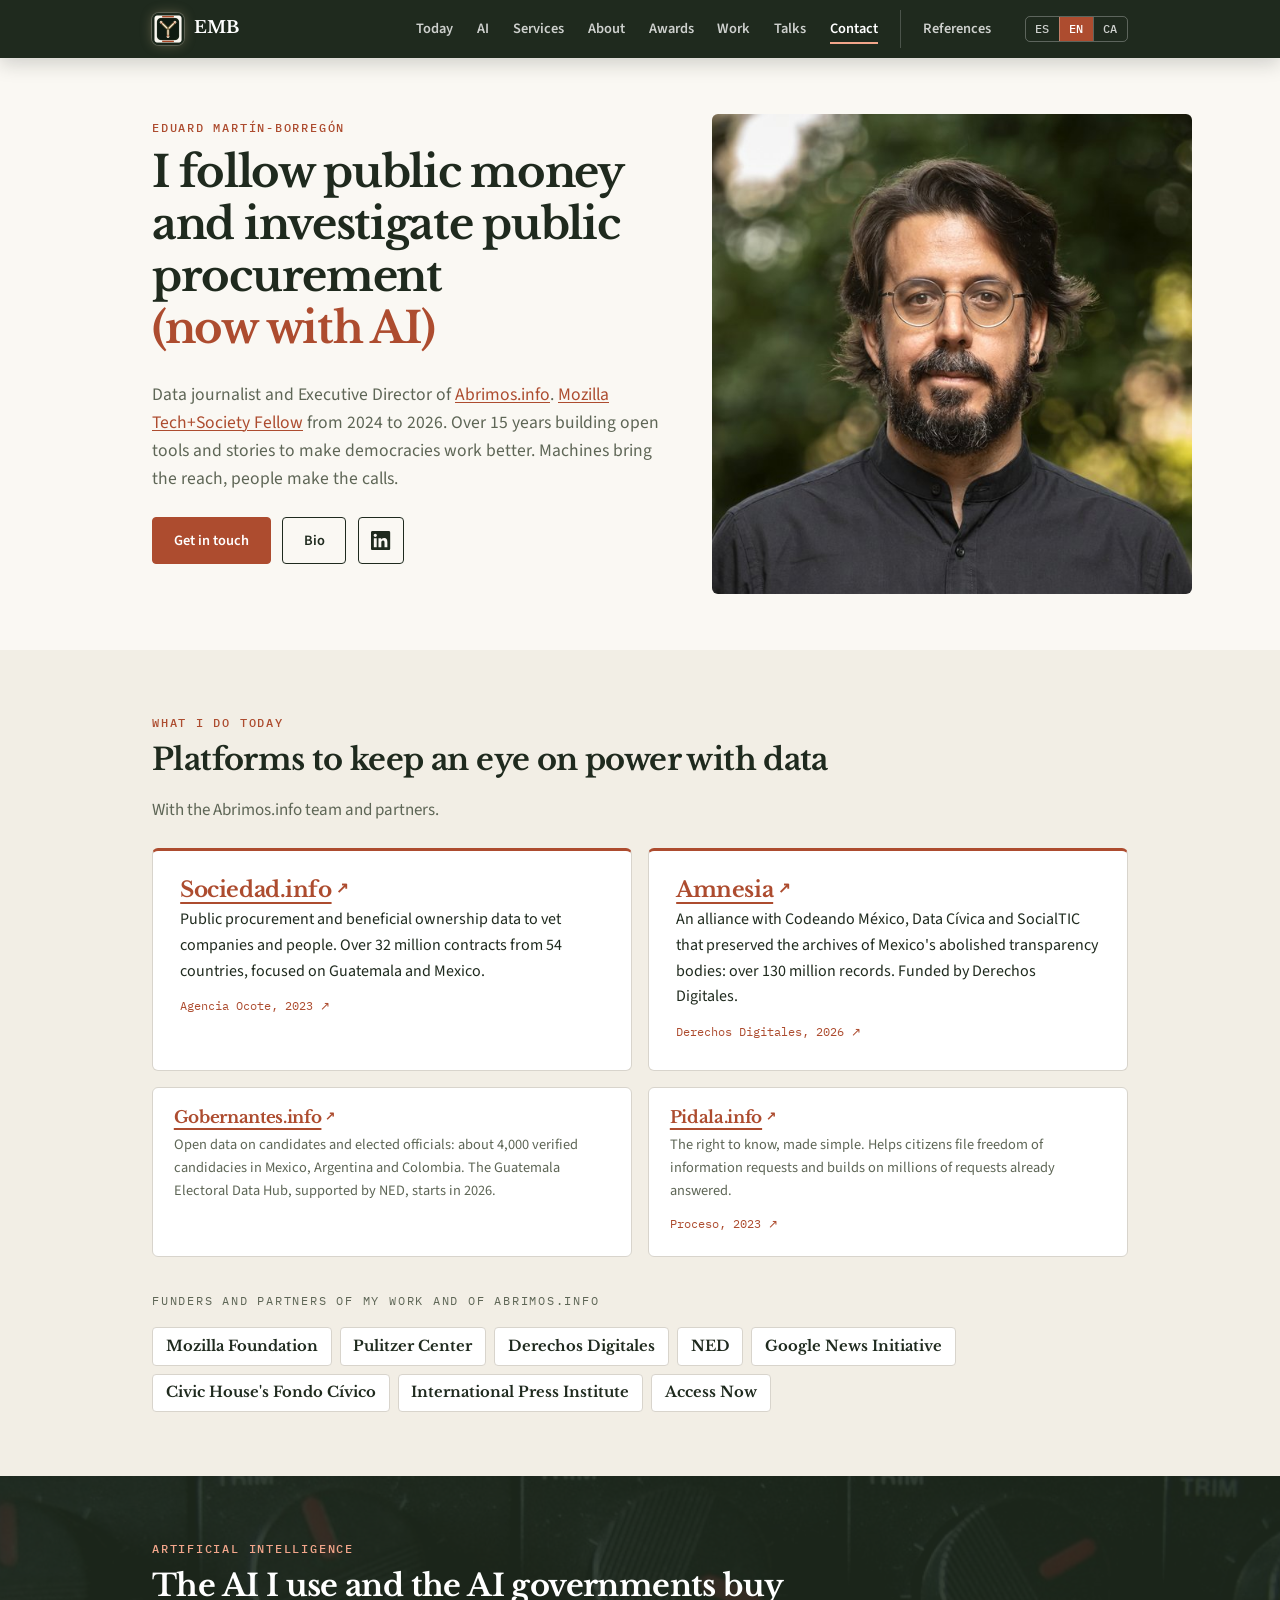
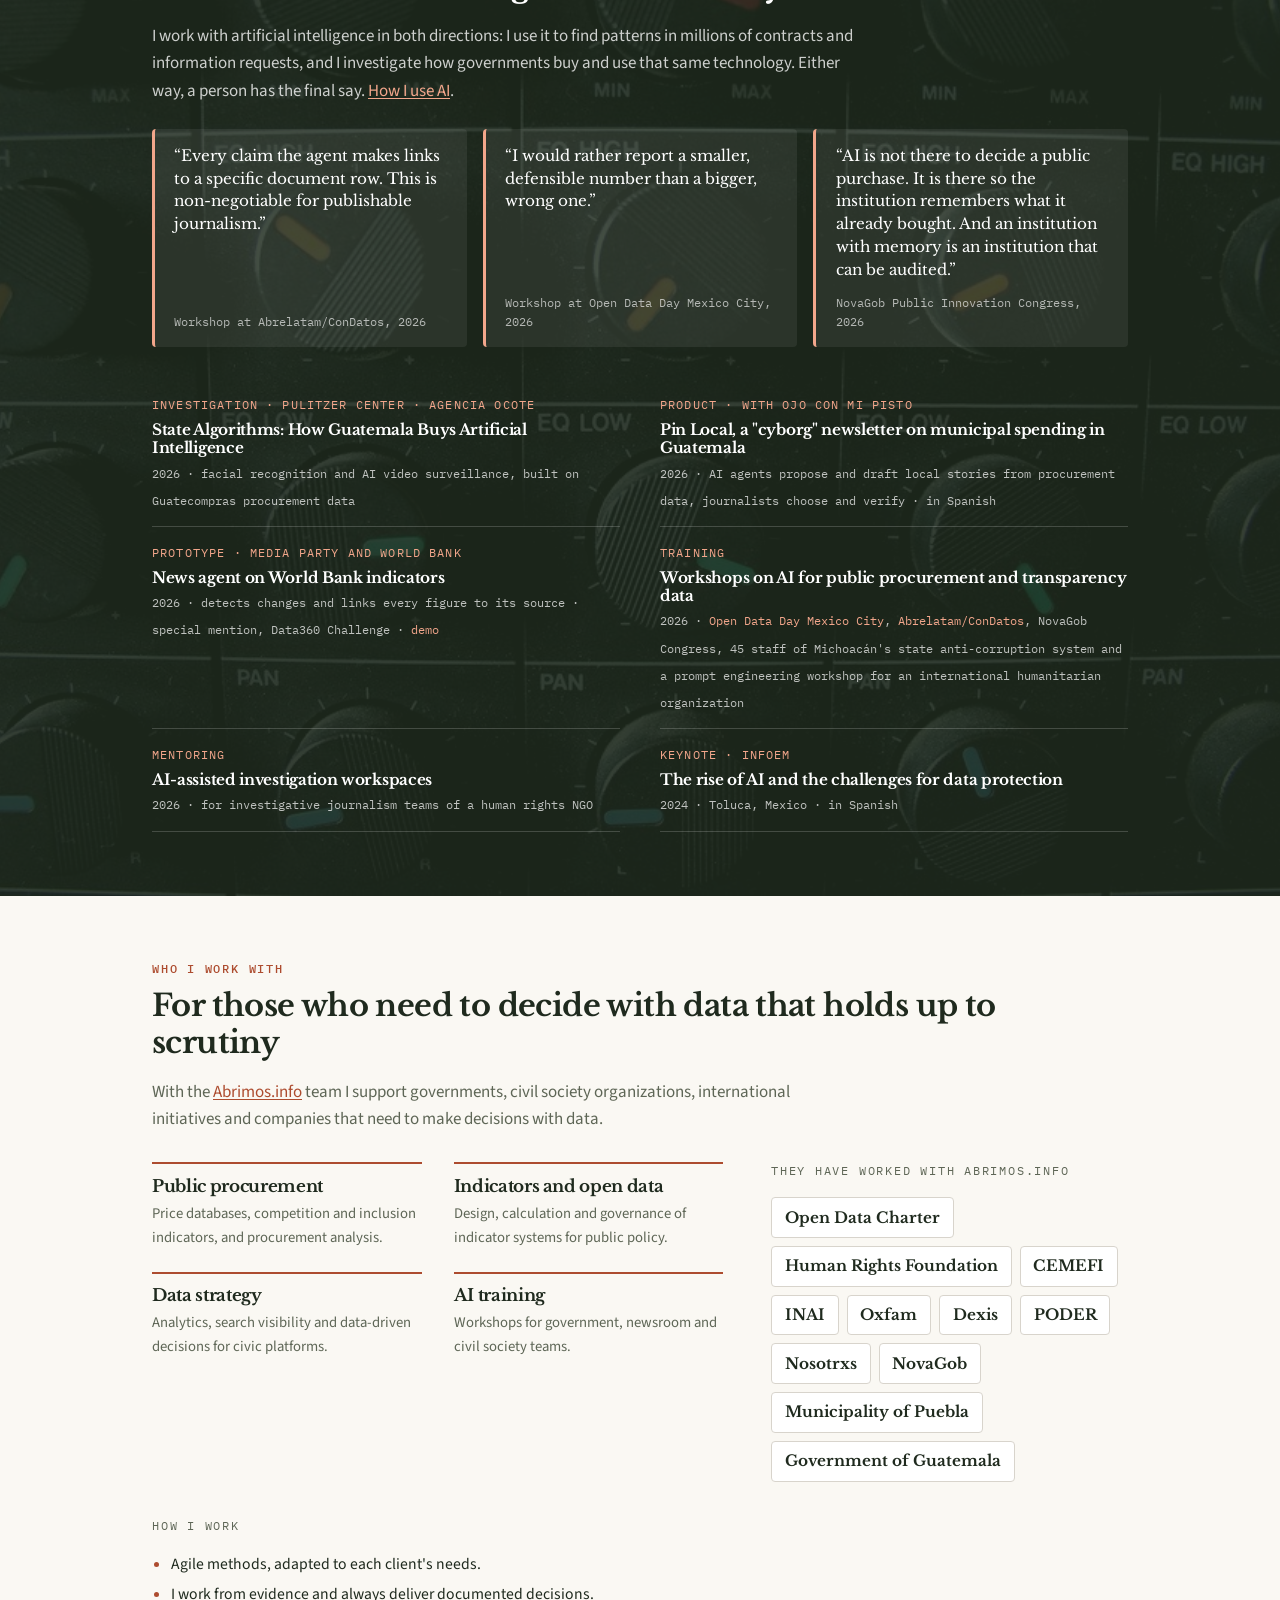
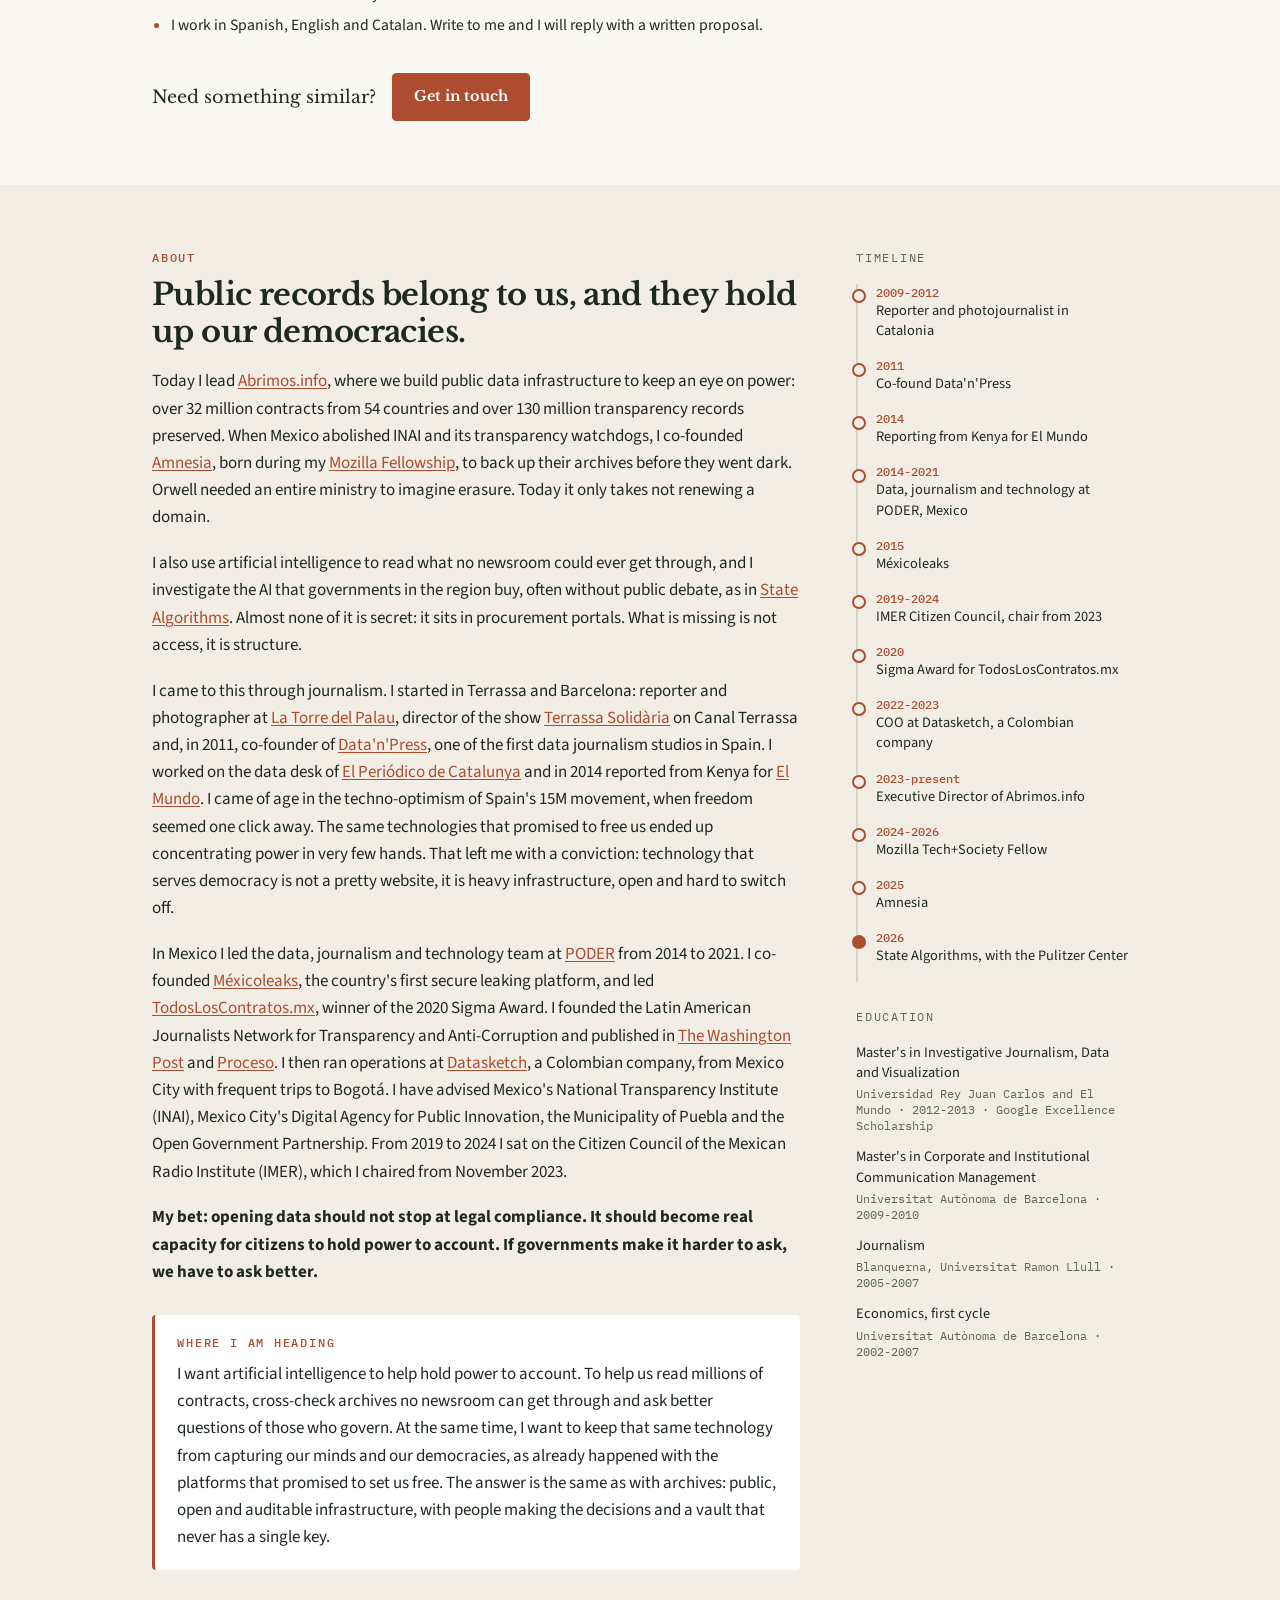
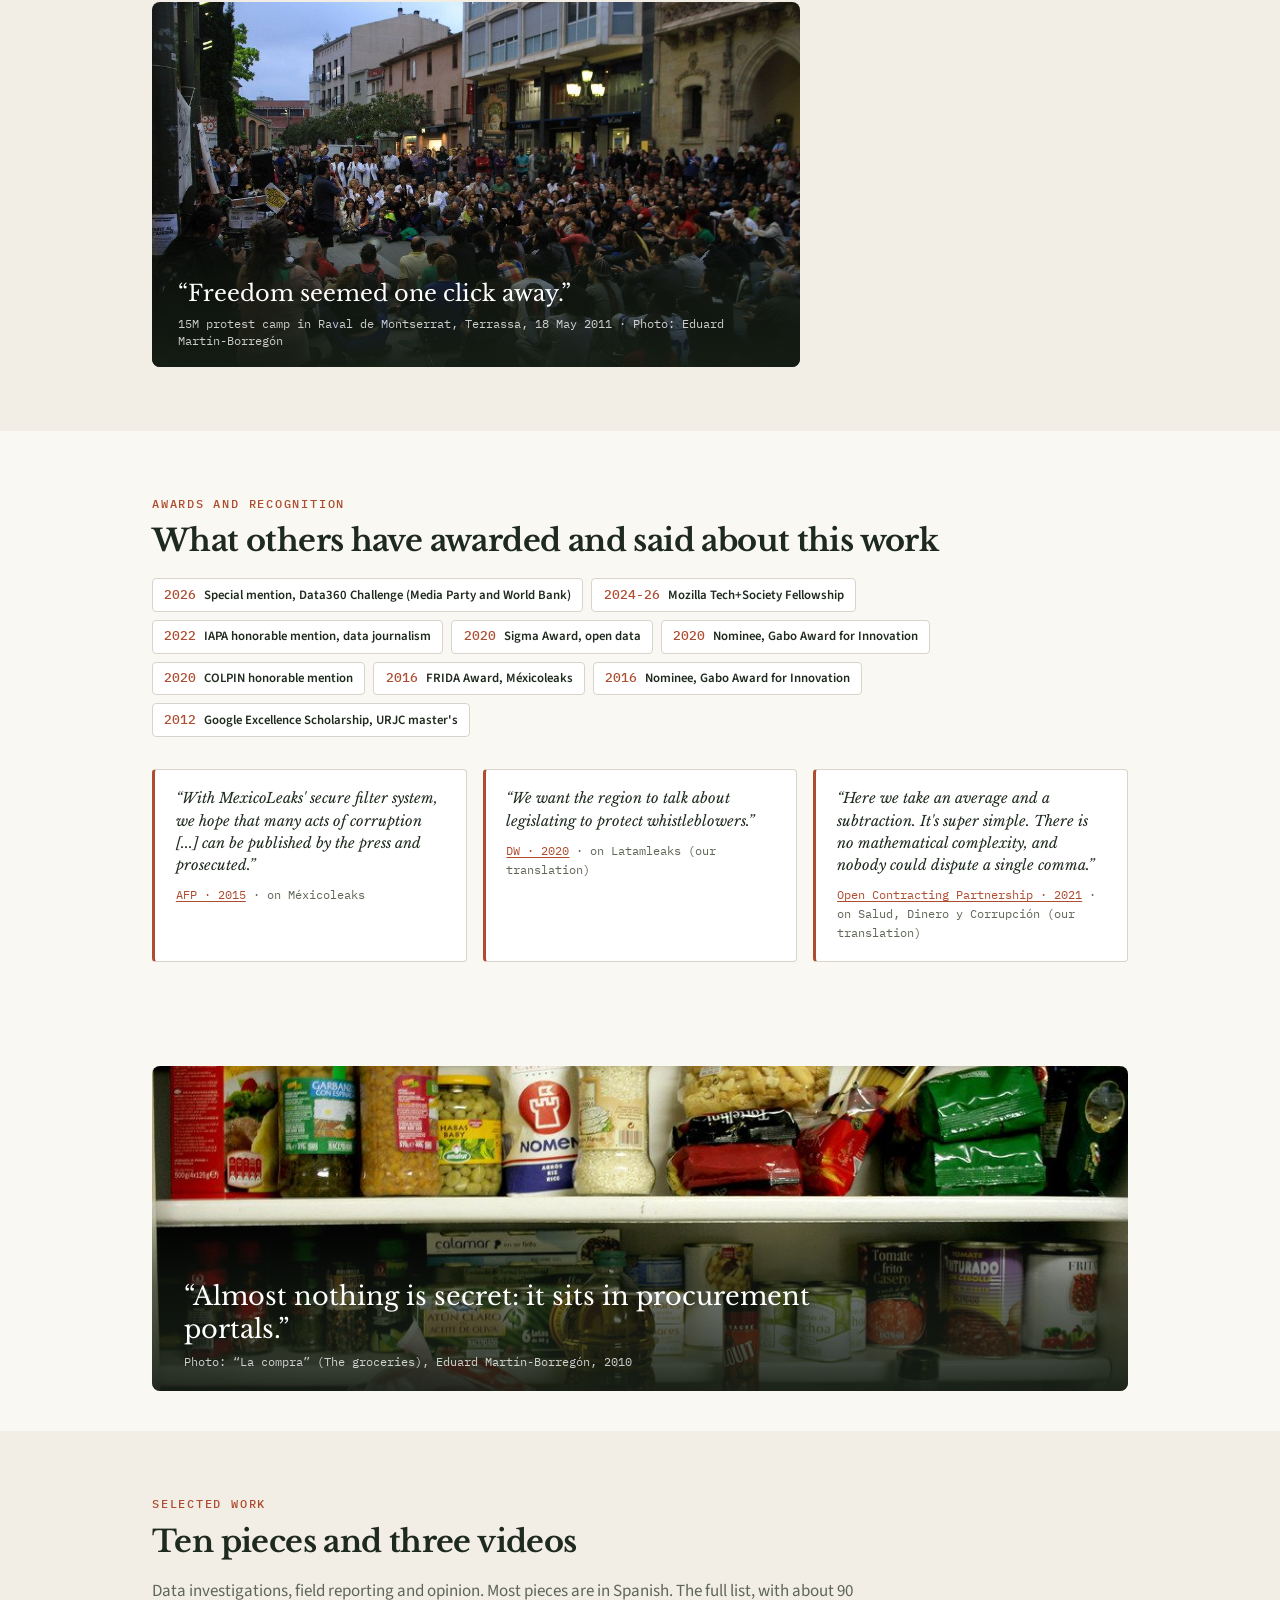
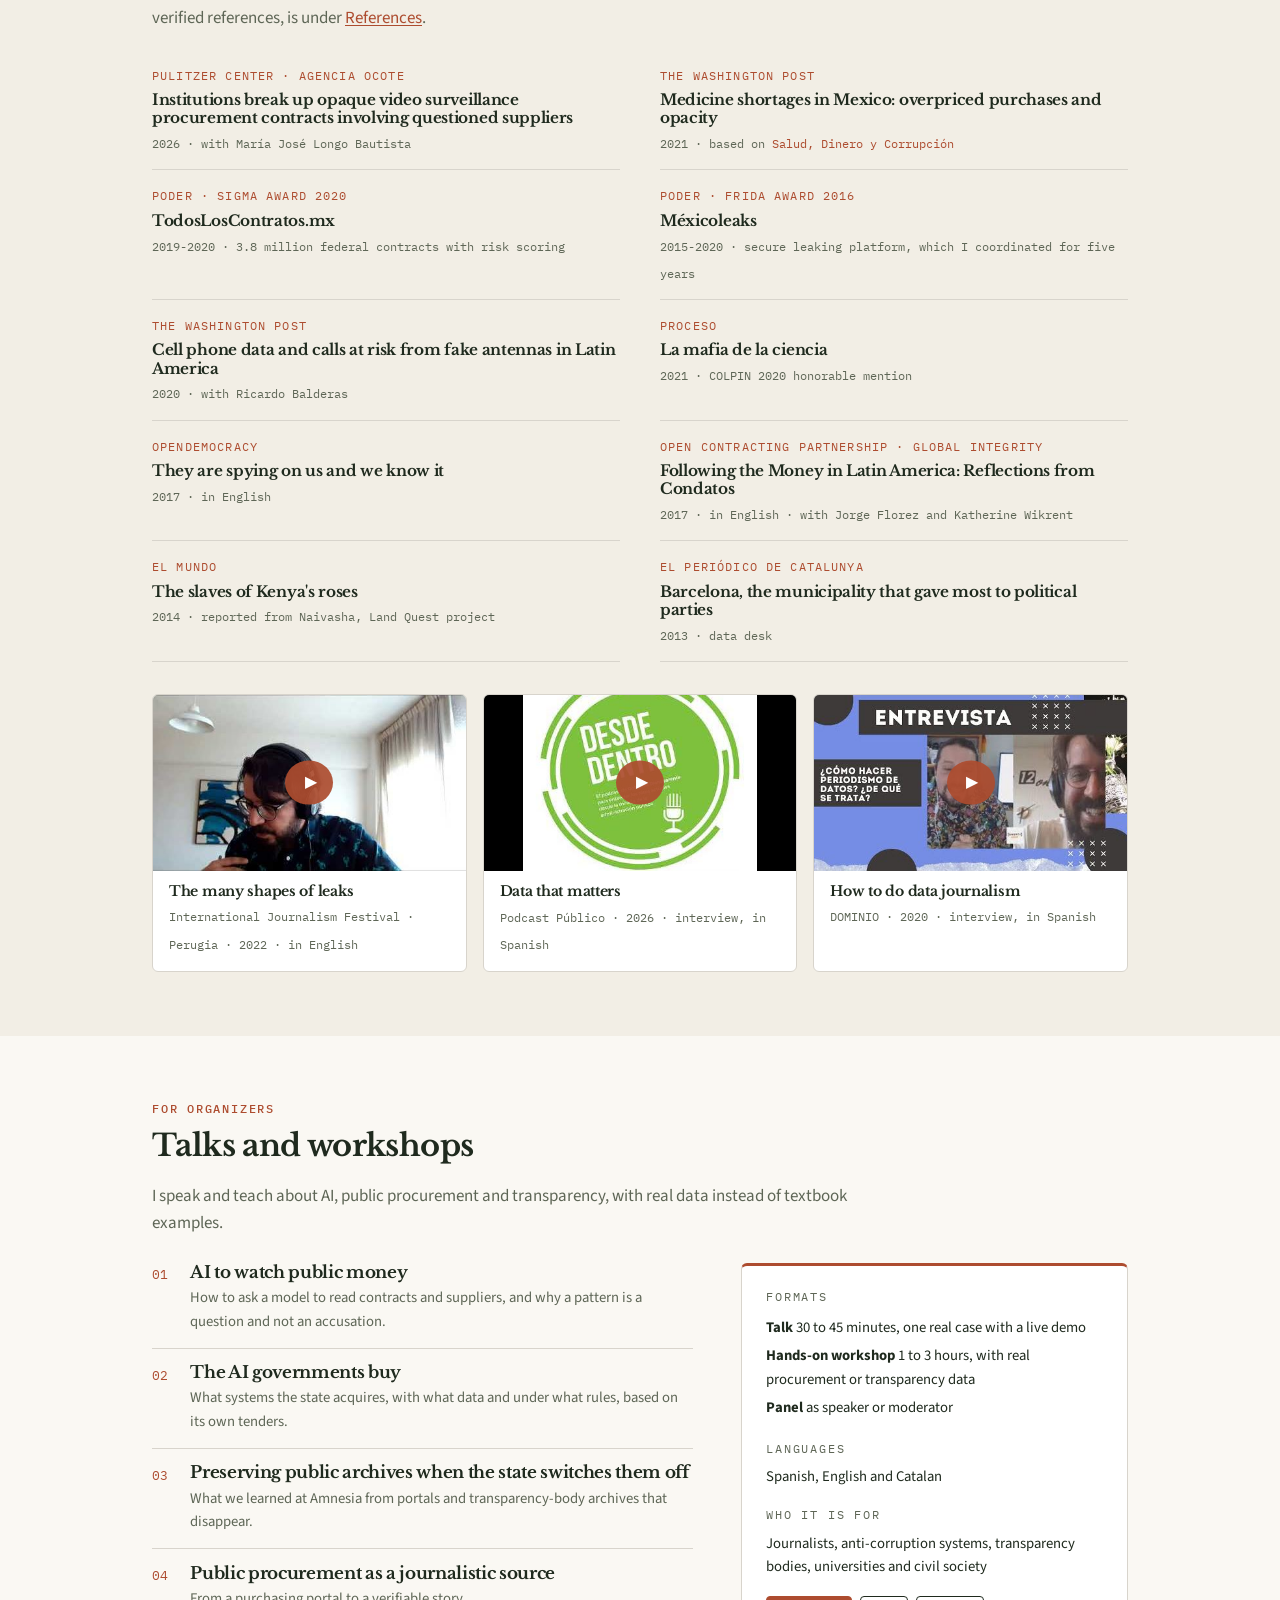
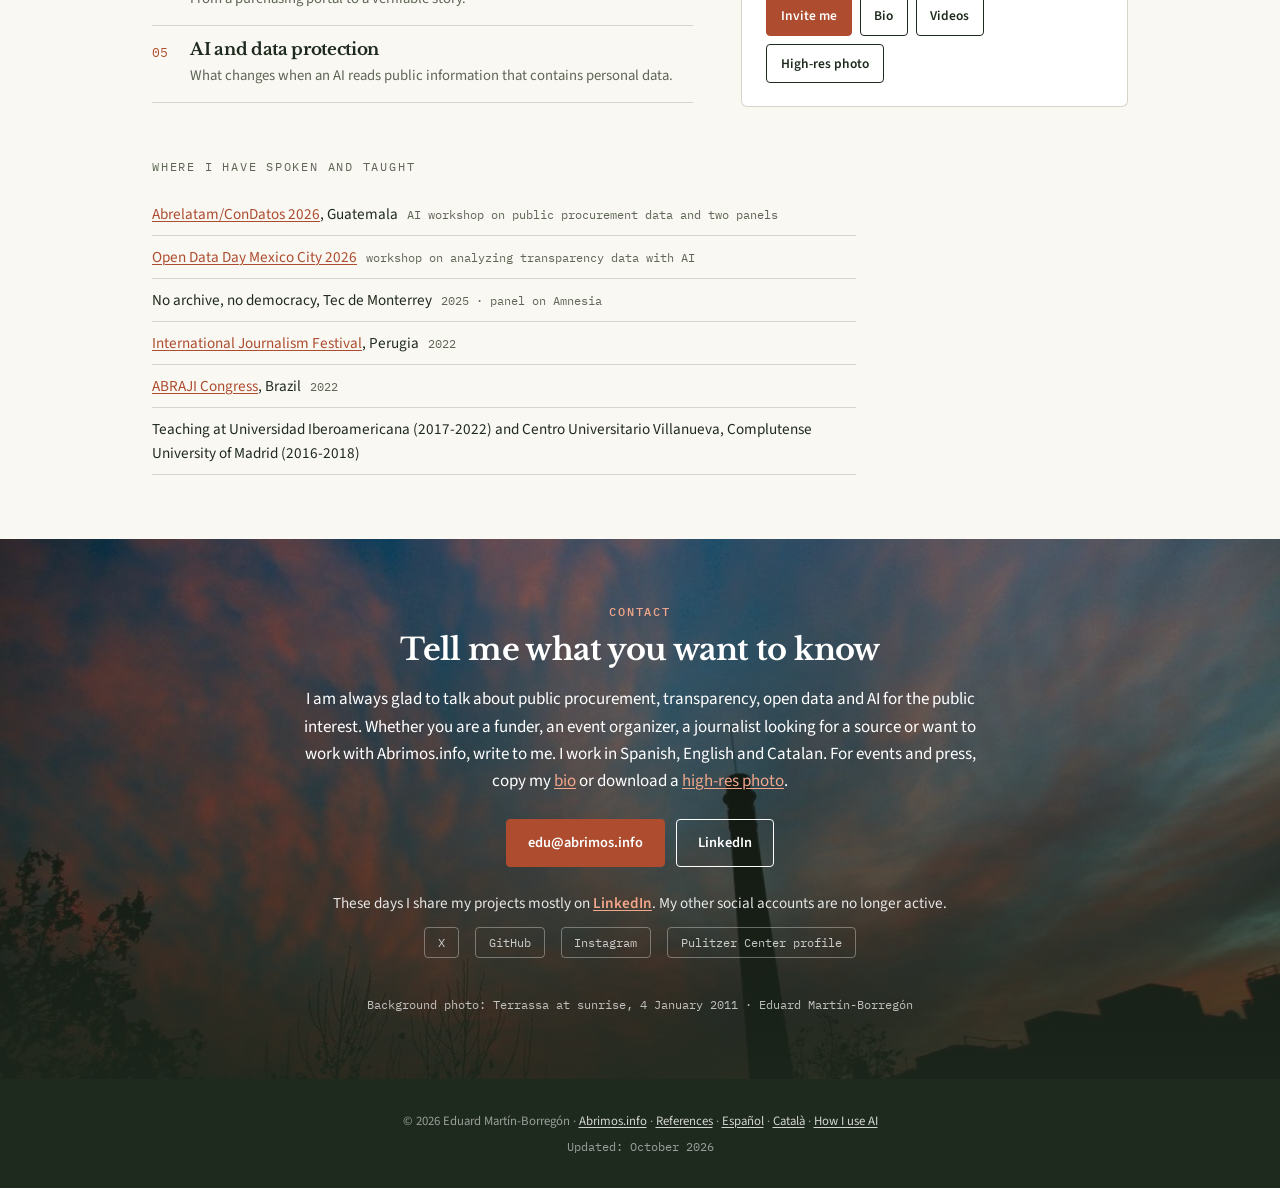
<file: en/index.html>
<!DOCTYPE html>
<html lang="en">
<head>
	<!-- Google tag (gtag.js) -->
	<script async src="https://www.googletagmanager.com/gtag/js?id=G-W6K7R63HX7"></script>
	<script>
		window.dataLayer = window.dataLayer || [];
		function gtag(){dataLayer.push(arguments);}
		gtag('js', new Date());

		gtag('config', 'G-W6K7R63HX7');
	</script>
	<meta charset="utf-8" />
	<meta name="viewport" content="width=device-width, initial-scale=1" />
	<meta name="theme-color" content="#1F2A1E" />
	<title>Eduard Martín-Borregón | Data journalist, public procurement and AI</title>
	<meta name="description" content="Data journalist and Executive Director of Abrimos.info. I follow public money and public procurement in Latin America, now with AI too. 2020 Sigma Award winner and Mozilla Fellow 2024-2026." />
	<meta name="author" content="Eduard Martín-Borregón" />
	<link rel="canonical" href="https://emartinborregon.com/en/" />
	<link rel="alternate" hreflang="es" href="https://emartinborregon.com/" />
	<link rel="alternate" hreflang="en" href="https://emartinborregon.com/en/" />
	<link rel="alternate" hreflang="ca" href="https://emartinborregon.com/ca/" />
	<link rel="alternate" hreflang="x-default" href="https://emartinborregon.com/" />
	<link rel="icon" href="../favicon.ico" sizes="32x32" />
	<link rel="icon" href="../favicon.svg" type="image/svg+xml" />
	<link rel="icon" href="../icon-192.png" type="image/png" sizes="192x192" />
	<link rel="apple-touch-icon" href="../apple-touch-icon.png" />
	<meta name="robots" content="index, follow, max-image-preview:large, max-snippet:-1" />
	<meta property="og:type" content="profile" />
	<meta property="og:site_name" content="Eduard Martín-Borregón" />
	<meta property="og:locale" content="en_US" />
	<meta property="og:locale:alternate" content="es_MX" />
	<meta property="og:locale:alternate" content="ca_ES" />
	<meta property="og:url" content="https://emartinborregon.com/en/" />
	<meta property="og:title" content="Eduard Martín-Borregón | I follow public money and investigate public procurement (now with AI)" />
	<meta property="og:description" content="Data journalist and Executive Director of Abrimos.info. I follow public money and public procurement in Latin America, now with AI too. 2020 Sigma Award winner and Mozilla Fellow 2024-2026." />
	<meta property="og:image" content="https://emartinborregon.com/images/og-emb.jpg?v=3" />
	<meta property="og:image:width" content="1200" />
	<meta property="og:image:height" content="630" />
	<meta property="og:image:alt" content="Portrait of Eduard Martín-Borregón" />
	<meta name="twitter:card" content="summary_large_image" />
	<meta name="twitter:creator" content="@emartinborregon" />
	<script type="application/ld+json">
{
 "@context": "https://schema.org",
 "@graph": [
  {
   "@type": "WebSite",
   "@id": "https://emartinborregon.com/#website",
   "url": "https://emartinborregon.com/",
   "name": "Eduard Martín-Borregón",
   "inLanguage": [
    "es",
    "en",
    "ca"
   ],
   "publisher": {
    "@id": "https://emartinborregon.com/#person"
   }
  },
  {
   "@type": "ProfilePage",
   "@id": "https://emartinborregon.com/en/#webpage",
   "url": "https://emartinborregon.com/en/",
   "name": "Eduard Martín-Borregón | Data journalist, public procurement and AI",
   "inLanguage": "en",
   "isPartOf": {
    "@id": "https://emartinborregon.com/#website"
   },
   "mainEntity": {
    "@id": "https://emartinborregon.com/#person"
   },
   "author": {
    "@id": "https://emartinborregon.com/#person"
   },
   "dateModified": "2026-10-14"
  },
  {
   "@type": "Person",
   "@id": "https://emartinborregon.com/#person",
   "name": "Eduard Martín-Borregón",
   "givenName": "Eduard",
   "familyName": "Martín-Borregón",
   "alternateName": [
    "Edu Martín-Borregón",
    "Eduard Martín Borregón",
    "Eduard Martin-Borregon",
    "Eduard Martín-Borregon",
    "EMB"
   ],
   "url": "https://emartinborregon.com/en/",
   "image": "https://emartinborregon.com/images/emb-retrato.jpg",
   "email": "mailto:edu@abrimos.info",
   "description": "Eduard Martín-Borregón is a data journalist and Executive Director of Abrimos.info. He was a Mozilla Tech+Society Fellow from 2024 to 2026, co-founded Méxicoleaks and Amnesia and led TodosLosContratos.mx, winner of the 2020 Sigma Award. For over 15 years he has built open tools to follow public money, now with artificial intelligence too.",
   "jobTitle": "Executive Director, Abrimos.info",
   "hasOccupation": {
    "@type": "Occupation",
    "name": "Data journalist"
   },
   "worksFor": {
    "@type": "Organization",
    "name": "Abrimos.info",
    "url": "https://abrimos.info"
   },
   "homeLocation": {
    "@type": "Place",
    "name": "Mexico City"
   },
   "knowsLanguage": [
    "es",
    "en",
    "ca"
   ],
   "knowsAbout": [
    "Data journalism",
    "Public procurement",
    "Transparency and access to information",
    "Open data",
    "Civic tech",
    "Artificial intelligence for the public interest",
    "AI accountability",
    "Preservation of public records",
    "Beneficial ownership"
   ],
   "alumniOf": [
    {
     "@type": "CollegeOrUniversity",
     "name": "Universitat Ramon Llull - Blanquerna"
    },
    {
     "@type": "CollegeOrUniversity",
     "name": "Universidad Rey Juan Carlos"
    },
    {
     "@type": "CollegeOrUniversity",
     "name": "Universitat Autònoma de Barcelona"
    }
   ],
   "award": [
    "Mozilla Tech+Society Fellowship 2024-2026",
    "Special mention, Data360 Challenge 2026 (Media Party and World Bank)",
    "Honorable mention in data journalism, IAPA awards 2022",
    "Sigma Award 2020, TodosLosContratos.mx",
    "Gabo Award for Innovation nominee 2020, TodosLosContratos.mx",
    "Honorable mention, COLPIN 2020, La mafia de la ciencia",
    "FRIDA Award 2016, Méxicoleaks",
    "Gabo Award for Innovation nominee 2016, Méxicoleaks",
    "Google Excellence Scholarship 2012"
   ],
   "sameAs": [
    "https://www.linkedin.com/in/emartinborregon/",
    "https://x.com/emartinborregon",
    "https://github.com/emartinborregon",
    "https://www.instagram.com/emartinborregon",
    "https://www.flickr.com/photos/emartinborregon/",
    "https://www.wikidata.org/wiki/Q19998327",
    "https://ca.wikipedia.org/wiki/Eduard_Mart%C3%ADn-Borreg%C3%B3n",
    "https://pulitzercenter.org/people/eduard-martin-borregon",
    "https://www.mozillafoundation.org/en/what-we-do/grantmaking/fellowship/eduard-martin-borregon/",
    "https://www.proceso.com.mx/autor/eduard-martin-borregon.html"
   ]
  }
 ]
}
	</script>
	<link rel="stylesheet" href="../style.css" />
</head>
<body>
<a class="skip" href="#main">Skip to content</a>

<nav class="top">
	<div class="wrap">
		<a class="logo" href="#"><img src="../images/logo-fluzos.png" alt="" width="28" height="28" /><span>EMB</span></a>
		<ul class="menu" aria-label="Main menu">
			<li><a href="#today">Today</a></li>
			<li><a href="#ai">AI</a></li>
			<li><a href="#clients">Services</a></li>
			<li><a href="#about">About</a></li>
			<li><a href="#awards">Awards</a></li>
			<li><a href="#work">Work</a></li>
			<li><a href="#talks">Talks</a></li>
			<li><a href="#contact">Contact</a></li>
			<li class="nav-page"><a href="references.html">References</a></li>
		</ul>
		<div class="lang" role="group" aria-label="Language"><a href="../index.html" hreflang="es" lang="es">ES</a><span aria-current="true">EN</span><a href="../ca/index.html" hreflang="ca" lang="ca">CA</a></div>
	</div>
</nav>

<main id="main">

<!-- 1. Hero -->
<header class="wrap hero">
	<div>
		<span class="label">Eduard Martín-Borregón</span>
		<h1>I follow public money and investigate public procurement <span class="h1-tag">(now with AI)</span></h1>
		<p class="lead">Data journalist and Executive Director of <a href="https://abrimos.info/index_en.html" target="_blank" rel="noopener">Abrimos.info</a>. <a href="https://www.mozillafoundation.org/en/what-we-do/grantmaking/fellowship/eduard-martin-borregon/" target="_blank" rel="noopener">Mozilla Tech+Society Fellow</a> from 2024 to 2026. Over 15 years building open tools and stories to make democracies work better. Machines bring the reach, people make the calls.</p>
		<div class="actions">
			<a class="btn primary" href="mailto:edu@abrimos.info">Get in touch</a>
			<a class="btn" href="#semblanza" data-open-bio>Bio</a>
			<a class="btn icon" href="https://www.linkedin.com/in/emartinborregon/" target="_blank" rel="noopener me" aria-label="LinkedIn" title="LinkedIn"><svg viewBox="0 0 24 24" aria-hidden="true" focusable="false"><path d="M20.45 20.45h-3.55v-5.57c0-1.33-.03-3.04-1.85-3.04-1.85 0-2.14 1.45-2.14 2.94v5.67H9.35V9h3.41v1.56h.05c.48-.9 1.64-1.85 3.37-1.85 3.6 0 4.27 2.37 4.27 5.46v6.28zM5.34 7.43a2.06 2.06 0 1 1 0-4.13 2.06 2.06 0 0 1 0 4.13zM7.12 20.45H3.56V9h3.56v11.45zM22.22 0H1.77C.79 0 0 .77 0 1.73v20.54C0 23.23.79 24 1.77 24h20.45c.98 0 1.78-.77 1.78-1.73V1.73C24 .77 23.2 0 22.22 0z"/></svg></a>
		</div>
	</div>
	<div class="photo">
		<img src="../images/emb-retrato.jpg" alt="Portrait of Eduard Martín-Borregón" width="600" height="600" fetchpriority="high" />
	</div>
</header>

<!-- 3. Today -->
<section id="today" class="alt">
	<div class="wrap">
		<span class="label">What I do today</span>
		<h2>Platforms to keep an eye on power with data</h2>
		<p class="prose muted">With the Abrimos.info team and partners.</p>
		<div class="cards hoy">
			<div class="card main">
				<h3><a href="https://sociedad.info" target="_blank" rel="noopener">Sociedad.info</a></h3>
				<p>Public procurement and beneficial ownership data to vet companies and people. Over 32 million contracts from 54 countries, focused on Guatemala and Mexico.</p>
				<span class="mono"><a href="https://www.agenciaocote.com/blog/2023/12/07/accede-a-sociedad-info-y-fiscaliza-los-gastos-mientras-guatecompras-esta-fuera-de-linea/" target="_blank" rel="noopener">Agencia Ocote, 2023 ↗</a></span>
			</div>
			<div class="card main">
				<h3><a href="https://amnesia.lat" target="_blank" rel="noopener">Amnesia</a></h3>
				<p>An alliance with Codeando México, Data Cívica and SocialTIC that preserved the archives of Mexico's abolished transparency bodies: over 130 million records. Funded by Derechos Digitales.</p>
				<span class="mono"><a href="https://www.derechosdigitales.org/noticias/la-informacion-publica-tambien-es-parte-de-la-memoria-colectiva/" target="_blank" rel="noopener">Derechos Digitales, 2026 ↗</a></span>
			</div>
			<div class="card">
				<h3><a href="https://gobernantes.info" target="_blank" rel="noopener">Gobernantes.info</a></h3>
				<p>Open data on candidates and elected officials: about 4,000 verified candidacies in Mexico, Argentina and Colombia. The Guatemala Electoral Data Hub, supported by NED, starts in 2026.</p>
			</div>
			<div class="card">
				<h3><a href="https://pidala.info" target="_blank" rel="noopener">Pidala.info</a></h3>
				<p>The right to know, made simple. Helps citizens file freedom of information requests and builds on millions of requests already answered.</p>
				<span class="mono"><a href="https://www.proceso.com.mx/nacional/2023/3/20/pidalainfo-permitira-pedir-solicitudes-masivas-de-informacion-publica-303158.html" target="_blank" rel="noopener">Proceso, 2023 ↗</a></span>
			</div>
		</div>
		<div class="funders">
			<p class="timeline-title">Funders and partners of my work and of Abrimos.info</p>
			<ul aria-label="Funders and partners">
				<li>Mozilla Foundation</li>
				<li>Pulitzer Center</li>
				<li>Derechos Digitales</li>
				<li>NED</li>
				<li>Google News Initiative</li>
				<li>Civic House's Fondo Cívico</li>
				<li>International Press Institute</li>
				<li>Access Now</li>
			</ul>
		</div>
	</div>
</section>

<!-- 3b. AI -->
<section id="ai" class="dark">
	<div class="wrap">
		<span class="label">Artificial intelligence</span>
		<h2>The AI I use and the AI governments buy</h2>
		<p class="prose muted">I work with artificial intelligence in both directions: I use it to find patterns in millions of contracts and information requests, and I investigate how governments buy and use that same technology. Either way, a person has the final say. <a href="ai.html">How I use AI</a>.</p>
		<div class="principles">
			<figure><blockquote>“Every claim the agent makes links to a specific document row. This is non-negotiable for publishable journalism.”</blockquote><figcaption>Workshop at Abrelatam/ConDatos, 2026</figcaption></figure>
			<figure><blockquote>“I would rather report a smaller, defensible number than a bigger, wrong one.”</blockquote><figcaption>Workshop at Open Data Day Mexico City, 2026</figcaption></figure>
			<figure><blockquote>“AI is not there to decide a public purchase. It is there so the institution remembers what it already bought. And an institution with memory is an institution that can be audited.”</blockquote><figcaption>NovaGob Public Innovation Congress, 2026</figcaption></figure>
		</div>
		<div class="work">
			<div class="item">
				<span class="outlet">Investigation · Pulitzer Center · Agencia Ocote</span>
				<h3><a href="https://pulitzercenter.org/projects/state-algorithms-how-guatemala-buys-artificial-intelligence" target="_blank" rel="noopener">State Algorithms: How Guatemala Buys Artificial Intelligence</a></h3>
				<span class="mono">2026 · facial recognition and AI video surveillance, built on Guatecompras procurement data</span>
			</div>
			<div class="item">
				<span class="outlet">Product · with Ojo con mi Pisto</span>
				<h3><a href="https://www.ojoconmipisto.com/" target="_blank" rel="noopener">Pin Local, a "cyborg" newsletter on municipal spending in Guatemala</a></h3>
				<span class="mono">2026 · AI agents propose and draft local stories from procurement data, journalists choose and verify · in Spanish</span>
			</div>
			<div class="item">
				<span class="outlet">Prototype · Media Party and World Bank</span>
				<h3><a href="https://github.com/Abrimos-info/abrimos-data360-monitor" target="_blank" rel="noopener">News agent on World Bank indicators</a></h3>
				<span class="mono">2026 · detects changes and links every figure to its source · special mention, Data360 Challenge · <a href="https://data360-demo.abrimos.info" target="_blank" rel="noopener">demo</a></span>
			</div>
			<div class="item">
				<span class="outlet">Training</span>
				<h3>Workshops on AI for public procurement and transparency data</h3>
				<span class="mono">2026 · <a href="https://socialtic.org/blog/open-data-day-cdmx-2026/" target="_blank" rel="noopener">Open Data Day Mexico City</a>, <a href="https://pretalx.abrelatam.org/abrelatam-2026/speaker/HJXRQH/" target="_blank" rel="noopener">Abrelatam/ConDatos</a>, NovaGob Congress, 45 staff of Michoacán's state anti-corruption system and a prompt engineering workshop for an international humanitarian organization</span>
			</div>
			<div class="item">
				<span class="outlet">Mentoring</span>
				<h3>AI-assisted investigation workspaces</h3>
				<span class="mono">2026 · for investigative journalism teams of a human rights NGO</span>
			</div>
			<div class="item">
				<span class="outlet">Keynote · INFOEM</span>
				<h3><a href="https://infoem.org.mx/doc/publicaciones/progcongintinfoem2024V3web.pdf" target="_blank" rel="noopener">The rise of AI and the challenges for data protection</a></h3>
				<span class="mono">2024 · Toluca, Mexico · in Spanish</span>
			</div>
		</div>
	</div>
</section>

<!-- 3a. Con quién trabajo -->
<section id="clients">
	<div class="wrap">
		<span class="label">Who I work with</span>
		<h2>For those who need to decide with data that holds up to scrutiny</h2>
		<p class="prose muted">With the <a href="https://abrimos.info/index_en.html" target="_blank" rel="noopener">Abrimos.info</a> team I support governments, civil society organizations, international initiatives and companies that need to make decisions with data.</p>
		<div class="clients">
			<ul class="services">
				<li><h3>Public procurement</h3><p>Price databases, competition and inclusion indicators, and procurement analysis.</p></li>
				<li><h3>Indicators and open data</h3><p>Design, calculation and governance of indicator systems for public policy.</p></li>
				<li><h3>Data strategy</h3><p>Analytics, search visibility and data-driven decisions for civic platforms.</p></li>
				<li><h3>AI training</h3><p>Workshops for government, newsroom and civil society teams.</p></li>
			</ul>
			<div class="orgs">
				<p class="timeline-title">They have worked with Abrimos.info</p>
				<ul aria-label="Organizations">
					<li>Open Data Charter</li>
					<li>Human Rights Foundation</li>
					<li>CEMEFI</li>
					<li>INAI</li>
					<li>Oxfam</li>
					<li>Dexis</li>
					<li>PODER</li>
					<li>Nosotrxs</li>
					<li>NovaGob</li>
					<li>Municipality of Puebla</li>
					<li>Government of Guatemala</li>
				</ul>
			</div>
		</div>
		<div class="how">
			<p class="timeline-title">How I work</p>
			<ul>
				<li>Agile methods, adapted to each client's needs.</li>
				<li>I work from evidence and always deliver documented decisions.</li>
				<li>I work in Spanish, English and Catalan. Write to me and I will reply with a written proposal.</li>
			</ul>
		</div>
		<p class="clients-cta"><span>Need something similar?</span> <a class="btn primary" href="mailto:edu@abrimos.info?subject=Inquiry%20from%20emartinborregon.com">Get in touch</a></p>
	</div>
</section>

<!-- 2. About -->
<section id="about" class="alt">
	<div class="wrap about">
		<div class="prose">
		<span class="label">About</span>
		<h2>Public records belong to us, and they hold up our democracies.</h2>
		<p>Today I lead <a href="https://abrimos.info/index_en.html" target="_blank" rel="noopener">Abrimos.info</a>, where we build public data infrastructure to keep an eye on power: over 32 million contracts from 54 countries and over 130 million transparency records preserved. When Mexico abolished INAI and its transparency watchdogs, I co-founded <a href="https://amnesia.lat" target="_blank" rel="noopener">Amnesia</a>, born during my <a href="https://www.mozillafoundation.org/en/what-we-do/grantmaking/fellowship/eduard-martin-borregon/" target="_blank" rel="noopener">Mozilla Fellowship</a>, to back up their archives before they went dark. Orwell needed an entire ministry to imagine erasure. Today it only takes not renewing a domain.</p>
		<p>I also use artificial intelligence to read what no newsroom could ever get through, and I investigate the AI that governments in the region buy, often without public debate, as in <a href="https://pulitzercenter.org/projects/state-algorithms-how-guatemala-buys-artificial-intelligence" target="_blank" rel="noopener">State Algorithms</a>. Almost none of it is secret: it sits in procurement portals. What is missing is not access, it is structure.</p>
		<p>I came to this through journalism. I started in Terrassa and Barcelona: reporter and photographer at <a href="https://naciodigital.cat/latorredelpalau/politica/cagravelcul-del-radi-de-la-terra_1016172_102.html" target="_blank" rel="noopener">La Torre del Palau</a>, director of the show <a href="http://terrassasolidaria.blogspot.com/2025/05/sobre-el-programa.html" target="_blank" rel="noopener">Terrassa Solidària</a> on Canal Terrassa and, in 2011, co-founder of <a href="https://datanpress.com" target="_blank" rel="noopener">Data'n'Press</a>, one of the first data journalism studios in Spain. I worked on the data desk of <a href="https://www.elperiodico.com/es/politica/20131111/barcelona-aportaciones-partidos-politicos-2828790" target="_blank" rel="noopener">El Periódico de Catalunya</a> and in 2014 reported from Kenya for <a href="https://www.elmundo.es/internacional/2014/01/16/52d52972268e3e9f318b456f.html" target="_blank" rel="noopener">El Mundo</a>. I came of age in the techno-optimism of Spain's 15M movement, when freedom seemed one click away. The same technologies that promised to free us ended up concentrating power in very few hands. That left me with a conviction: technology that serves democracy is not a pretty website, it is heavy infrastructure, open and hard to switch off.</p>
		<p>In Mexico I led the data, journalism and technology team at <a href="https://web.archive.org/web/20211205223040/https://poderlatam.org/equipo/" target="_blank" rel="noopener">PODER</a> from 2014 to 2021. I co-founded <a href="http://web.archive.org/web/20240613221033/https://mexicoleaks.mx/" target="_blank" rel="noopener">Méxicoleaks</a>, the country's first secure leaking platform, and led <a href="https://todosloscontratos.sociedad.info/es/todos-los-contratos" target="_blank" rel="noopener">TodosLosContratos.mx</a>, winner of the 2020 Sigma Award. I founded the Latin American Journalists Network for Transparency and Anti-Corruption and published in <a href="https://www.washingtonpost.com/es/post-opinion/2021/05/10/desbasto-medicamentos-mexico-investigacion-imss-opacidad/" target="_blank" rel="noopener">The Washington Post</a> and <a href="https://www.proceso.com.mx/autor/eduard-martin-borregon.html" target="_blank" rel="noopener">Proceso</a>. I then ran operations at <a href="https://datasketch.co" target="_blank" rel="noopener">Datasketch</a>, a Colombian company, from Mexico City with frequent trips to Bogotá. I have advised Mexico's National Transparency Institute (INAI), Mexico City's Digital Agency for Public Innovation, the Municipality of Puebla and the Open Government Partnership. From 2019 to 2024 I sat on the Citizen Council of the Mexican Radio Institute (IMER), which I chaired from November 2023.</p>
		<p><strong>My bet: opening data should not stop at legal compliance. It should become real capacity for citizens to hold power to account. If governments make it harder to ask, we have to ask better.</strong></p>
		<p class="vision"><span class="label">Where I am heading</span>I want artificial intelligence to help hold power to account. To help us read millions of contracts, cross-check archives no newsroom can get through and ask better questions of those who govern. At the same time, I want to keep that same technology from capturing our minds and our democracies, as already happened with the platforms that promised to set us free. The answer is the same as with archives: public, open and auditable infrastructure, with people making the decisions and a vault that never has a single key.</p>
			<figure class="inline-band">
				<img src="../images/fotos/acampada-15m-terrassa.jpg" alt="Night assembly of the 15M protest camp in Raval de Montserrat, Terrassa, with a crowd sitting on the ground" width="1024" height="683" loading="lazy" />
				<figcaption>
					<blockquote>“Freedom seemed one click away.”</blockquote>
					<span class="credit">15M protest camp in Raval de Montserrat, Terrassa, 18 May 2011 · Photo: Eduard Martín-Borregón</span>
				</figcaption>
			</figure>
	</div>
		<aside>
			<p class="timeline-title">Timeline</p>
			<ol class="timeline">
				<li><b>2009-2012</b>Reporter and photojournalist in Catalonia</li>
				<li><b>2011</b>Co-found Data'n'Press</li>
				<li><b>2014</b>Reporting from Kenya for El Mundo</li>
				<li><b>2014-2021</b>Data, journalism and technology at PODER, Mexico</li>
				<li><b>2015</b>Méxicoleaks</li>
				<li><b>2019-2024</b>IMER Citizen Council, chair from 2023</li>
				<li><b>2020</b>Sigma Award for TodosLosContratos.mx</li>
				<li><b>2022-2023</b>COO at Datasketch, a Colombian company</li>
				<li><b>2023-present</b>Executive Director of Abrimos.info</li>
				<li><b>2024-2026</b>Mozilla Tech+Society Fellow</li>
				<li><b>2025</b>Amnesia</li>
				<li class="now"><b>2026</b>State Algorithms, with the Pulitzer Center</li>
			</ol>
			<p class="timeline-title studies-title">Education</p>
			<ul class="studies">
				<li>Master's in Investigative Journalism, Data and Visualization<span>Universidad Rey Juan Carlos and El Mundo · 2012-2013 · Google Excellence Scholarship</span></li>
				<li>Master's in Corporate and Institutional Communication Management<span>Universitat Autònoma de Barcelona · 2009-2010</span></li>
				<li>Journalism<span>Blanquerna, Universitat Ramon Llull · 2005-2007</span></li>
				<li>Economics, first cycle<span>Universitat Autònoma de Barcelona · 2002-2007</span></li>
			</ul>
		</aside>
	</div>
</section>

<!-- 4. Awards -->
<section id="awards">
	<div class="wrap">
		<span class="label">Awards and recognition</span>
		<h2>What others have awarded and said about this work</h2>
		<ul class="awards">
			<li><a href="https://mediaparty.org/2026/06/18/data-360-challenge-winners/" target="_blank" rel="noopener"><b>2026</b> Special mention, Data360 Challenge (Media Party and World Bank)</a></li>
			<li><a href="https://www.mozillafoundation.org/en/what-we-do/grantmaking/fellowship/eduard-martin-borregon/" target="_blank" rel="noopener"><b>2024-26</b> Mozilla Tech+Society Fellowship</a></li>
			<li><a href="https://www.sipiapa.org/notas/1215301-la-sip-concede-premios-la-excelencia-periodistica-2022-medios-y-periodistas-12-paises" target="_blank" rel="noopener"><b>2022</b> IAPA honorable mention, data journalism</a></li>
			<li><a href="https://poderlatam.org/2020/02/poder-gana-con-todosloscontratos-mx-el-prestigioso-premio-sigma-de-periodismo-de-datos-abiertos/" target="_blank" rel="noopener"><b>2020</b> Sigma Award, open data</a></li>
			<li><a href="https://premioggm.org/noticias/2021/01/acta-del-jurado-del-premio-gabo-2020-categoria-innovacion/" target="_blank" rel="noopener"><b>2020</b> Nominee, Gabo Award for Innovation</a></li>
			<li><a href="https://gijn.org/2020/11/18/colpin-2020-reconoce-los-mejores-trabajos-periodisticos-de-america-latina/" target="_blank" rel="noopener"><b>2020</b> COLPIN honorable mention</a></li>
			<li><a href="https://blog.lacnic.net/en/frida-awards-for-mexico-and-trinidad-and-tobago/" target="_blank" rel="noopener"><b>2016</b> FRIDA Award, Méxicoleaks</a></li>
			<li><a href="https://premioggm.org/trabajo/edicion/2016/innovacion/mexicoleaks/" target="_blank" rel="noopener"><b>2016</b> Nominee, Gabo Award for Innovation</a></li>
			<li><a href="https://www.cccb.org/es/participantes/ficha/eduard-martin-borregon/43527" target="_blank" rel="noopener"><b>2012</b> Google Excellence Scholarship, URJC master's</a></li>
		</ul>
		<div class="quotes">
			<figure>
				<blockquote>“With MexicoLeaks' secure filter system, we hope that many acts of corruption [...] can be published by the press and prosecuted.”</blockquote>
				<figcaption><a href="http://web.archive.org/web/20230622095500/https://phys.org/news/2015-03-mexico-wikileaks.html" target="_blank" rel="noopener">AFP · 2015</a> · on Méxicoleaks</figcaption>
			</figure>
			<figure>
				<blockquote>“We want the region to talk about legislating to protect whistleblowers.”</blockquote>
				<figcaption><a href="https://www.dw.com/es/latamleaks-la-plataforma-que-quiere-golpear-a-los-corruptos/a-52579188" target="_blank" rel="noopener">DW · 2020</a> · on Latamleaks (our translation)</figcaption>
			</figure>
			<figure>
				<blockquote>“Here we take an average and a subtraction. It's super simple. There is no mathematical complexity, and nobody could dispute a single comma.”</blockquote>
				<figcaption><a href="https://www.open-contracting.org/es/2021/11/19/como-una-alianza-entre-pacientes-y-periodistas-investigo-los-contratos-de-medicamentos-en-mexico/" target="_blank" rel="noopener">Open Contracting Partnership · 2021</a> · on Salud, Dinero y Corrupción (our translation)</figcaption>
			</figure>
		</div>
	</div>
</section>

<!-- Banda de foto -->
<div class="wrap band">
	<figure>
		<img src="../images/fotos/la-compra.jpg" alt="Pantry shelves full of colorful cans, jars and packages" width="1024" height="683" loading="lazy" />
		<figcaption>
			<blockquote>“Almost nothing is secret: it sits in procurement portals.”</blockquote>
			<span class="credit">Photo: “La compra” (The groceries), Eduard Martín-Borregón, 2010</span>
		</figcaption>
	</figure>
</div>

<!-- 5. Selected work -->
<section id="work" class="alt">
	<div class="wrap">
		<span class="label">Selected work</span>
		<h2>Ten pieces and three videos</h2>
		<p class="prose muted">Data investigations, field reporting and opinion. Most pieces are in Spanish. The full list, with about 90 verified references, is under <a href="references.html">References</a>.</p>
		<div class="work" data-collapse>
			<div class="item">
				<span class="outlet">Pulitzer Center · Agencia Ocote</span>
				<h3><a href="https://pulitzercenter.org/stories/institutions-break-opaque-video-surveillance-procurement-contracts-involving-suppliers" target="_blank" rel="noopener">Institutions break up opaque video surveillance procurement contracts involving questioned suppliers</a></h3>
				<span class="mono">2026 · with María José Longo Bautista</span>
			</div>
			<div class="item">
				<span class="outlet">The Washington Post</span>
				<h3><a href="https://www.washingtonpost.com/es/post-opinion/2021/05/10/desbasto-medicamentos-mexico-investigacion-imss-opacidad/" target="_blank" rel="noopener">Medicine shortages in Mexico: overpriced purchases and opacity</a></h3>
				<span class="mono">2021 · based on <a href="https://saluddineroycorrupcion.sociedad.info/es/salud" target="_blank" rel="noopener">Salud, Dinero y Corrupción</a></span>
			</div>
			<div class="item">
				<span class="outlet">PODER · Sigma Award 2020</span>
				<h3><a href="https://todosloscontratos.sociedad.info/es/todos-los-contratos" target="_blank" rel="noopener">TodosLosContratos.mx</a></h3>
				<span class="mono">2019-2020 · 3.8 million federal contracts with risk scoring</span>
			</div>
			<div class="item">
				<span class="outlet">PODER · FRIDA Award 2016</span>
				<h3><a href="http://web.archive.org/web/20240613221033/https://mexicoleaks.mx/" target="_blank" rel="noopener">Méxicoleaks</a></h3>
				<span class="mono">2015-2020 · secure leaking platform, which I coordinated for five years</span>
			</div>
			<div class="item">
				<span class="outlet">The Washington Post</span>
				<h3><a href="https://www.washingtonpost.com/es/post-opinion/2020/05/31/datos-y-llamadas-de-celulares-en-riesgo-de-espionaje-por-antenas-falsas-en-america-latina/" target="_blank" rel="noopener">Cell phone data and calls at risk from fake antennas in Latin America</a></h3>
				<span class="mono">2020 · with Ricardo Balderas</span>
			</div>
			<div class="item">
				<span class="outlet">Proceso</span>
				<h3><a href="https://www.proceso.com.mx/nacional/2021/9/22/la-mafia-de-la-ciencia-272198.html" target="_blank" rel="noopener">La mafia de la ciencia</a></h3>
				<span class="mono">2021 · COLPIN 2020 honorable mention</span>
			</div>
			<div class="item">
				<span class="outlet">openDemocracy</span>
				<h3><a href="https://www.opendemocracy.net/en/they-are-spying-on-us-and-we-know-it/" target="_blank" rel="noopener">They are spying on us and we know it</a></h3>
				<span class="mono">2017 · in English</span>
			</div>
			<div class="item">
				<span class="outlet">Open Contracting Partnership · Global Integrity</span>
				<h3><a href="https://www.open-contracting.org/2017/09/15/following-money-latin-america-reflections-condatos/" target="_blank" rel="noopener">Following the Money in Latin America: Reflections from Condatos</a></h3>
				<span class="mono">2017 · in English · with Jorge Florez and Katherine Wikrent</span>
			</div>
			<div class="item">
				<span class="outlet">El Mundo</span>
				<h3><a href="https://www.elmundo.es/internacional/2014/01/16/52d52972268e3e9f318b456f.html" target="_blank" rel="noopener">The slaves of Kenya's roses</a></h3>
				<span class="mono">2014 · reported from Naivasha, Land Quest project</span>
			</div>
			<div class="item">
				<span class="outlet">El Periódico de Catalunya</span>
				<h3><a href="https://www.elperiodico.com/es/politica/20131111/barcelona-aportaciones-partidos-politicos-2828790" target="_blank" rel="noopener">Barcelona, the municipality that gave most to political parties</a></h3>
				<span class="mono">2013 · data desk</span>
			</div>
		</div>
		<button type="button" class="btn more" hidden>See all 10 pieces</button>
		<div class="videos" id="videos">
			<a class="video" href="https://www.youtube.com/watch?v=NOmQsI2DC1c" target="_blank" rel="noopener">
				<div class="thumb"><img src="../images/videos/yt-NOmQsI2DC1c.jpg" alt="" loading="lazy" width="480" height="270" /></div>
				<div class="body"><h3>The many shapes of leaks</h3><span class="mono">International Journalism Festival · Perugia · 2022 · in English</span></div>
			</a>
			<a class="video" href="https://www.youtube.com/watch?v=-F184RVLpr0" target="_blank" rel="noopener">
				<div class="thumb"><img src="../images/videos/yt--F184RVLpr0.jpg" alt="" loading="lazy" width="480" height="270" /></div>
				<div class="body"><h3>Data that matters</h3><span class="mono">Podcast Público · 2026 · interview, in Spanish</span></div>
			</a>
			<a class="video" href="https://www.youtube.com/watch?v=r8Y_VEac3jM" target="_blank" rel="noopener">
				<div class="thumb"><img src="../images/videos/yt-r8Y_VEac3jM.jpg" alt="" loading="lazy" width="480" height="270" /></div>
				<div class="body"><h3>How to do data journalism</h3><span class="mono">DOMINIO · 2020 · interview, in Spanish</span></div>
			</a>
		</div>
	</div>
</section>

<!-- 6. Talks -->
<section id="talks">
	<div class="wrap">
		<span class="label">For organizers</span>
		<h2>Talks and workshops</h2>
		<p class="prose muted">I speak and teach about AI, public procurement and transparency, with real data instead of textbook examples.</p>
		<div class="speaker">
			<ol class="topics">
				<li><h3>AI to watch public money</h3><p>How to ask a model to read contracts and suppliers, and why a pattern is a question and not an accusation.</p></li>
				<li><h3>The AI governments buy</h3><p>What systems the state acquires, with what data and under what rules, based on its own tenders.</p></li>
				<li><h3>Preserving public archives when the state switches them off</h3><p>What we learned at Amnesia from portals and transparency-body archives that disappear.</p></li>
				<li><h3>Public procurement as a journalistic source</h3><p>From a purchasing portal to a verifiable story.</p></li>
				<li><h3>AI and data protection</h3><p>What changes when an AI reads public information that contains personal data.</p></li>
			</ol>
			<div class="speaker-facts">
				<p class="timeline-title">Formats</p>
				<ul>
					<li><b>Talk</b> 30 to 45 minutes, one real case with a live demo</li>
					<li><b>Hands-on workshop</b> 1 to 3 hours, with real procurement or transparency data</li>
					<li><b>Panel</b> as speaker or moderator</li>
				</ul>
				<p class="timeline-title">Languages</p>
				<p>Spanish, English and Catalan</p>
				<p class="timeline-title">Who it is for</p>
				<p>Journalists, anti-corruption systems, transparency bodies, universities and civil society</p>
				<div class="actions">
					<a class="btn primary" href="mailto:edu@abrimos.info?subject=Talk%20or%20workshop">Invite me</a>
					<a class="btn" href="#semblanza" data-open-bio>Bio</a>
					<a class="btn" href="#videos">Videos</a>
					<a class="btn" href="../images/emb-retrato-alta.jpg" download>High-res photo</a>
				</div>
			</div>
		</div>
		<p class="timeline-title talks-title">Where I have spoken and taught</p>
		<ul class="talks">
			<li><a href="https://pretalx.abrelatam.org/abrelatam-2026/speaker/HJXRQH/" target="_blank" rel="noopener">Abrelatam/ConDatos 2026</a>, Guatemala <span class="mono">AI workshop on public procurement data and two panels</span></li>
			<li><a href="https://socialtic.org/blog/open-data-day-cdmx-2026/" target="_blank" rel="noopener">Open Data Day Mexico City 2026</a> <span class="mono">workshop on analyzing transparency data with AI</span></li>
			<li>No archive, no democracy, Tec de Monterrey <span class="mono">2025 · panel on Amnesia</span></li>
			<li><a href="https://www.journalismfestival.com/speaker/eduard-martin-borregon" target="_blank" rel="noopener">International Journalism Festival</a>, Perugia <span class="mono">2022</span></li>
			<li><a href="https://congresso.abraji.org.br/palestrante/eduard-martin-borregon" target="_blank" rel="noopener">ABRAJI Congress</a>, Brazil <span class="mono">2022</span></li>
			<li>Teaching at Universidad Iberoamericana (2017-2022) and Centro Universitario Villanueva, Complutense University of Madrid (2016-2018)</li>
		</ul>
	</div>
</section>

<!-- 7. Contacto -->
<section id="contact" class="contact-photo">
	<div class="wrap">
		<div class="contact">
			<span class="label">Contact</span>
			<h2>Tell me what you want to know</h2>
			<p class="prose">I am always glad to talk about public procurement, transparency, open data and AI for the public interest. Whether you are a funder, an event organizer, a journalist looking for a source or want to work with Abrimos.info, write to me. I work in Spanish, English and Catalan. For events and press, copy my <a href="#semblanza" data-open-bio>bio</a> or download a <a href="../images/emb-retrato-alta.jpg" download>high-res photo</a>.</p>
			<div class="actions" style="justify-content:center">
				<a class="btn primary" href="mailto:edu@abrimos.info">edu@abrimos.info</a>
				<a class="btn" href="https://www.linkedin.com/in/emartinborregon/" target="_blank" rel="noopener">LinkedIn</a>
			</div>
			<p class="social-note">These days I share my projects mostly on <a href="https://www.linkedin.com/in/emartinborregon/" target="_blank" rel="noopener">LinkedIn</a>. My other social accounts are no longer active.</p>
			<ul class="icons">
				<li><a href="https://x.com/emartinborregon" target="_blank" rel="noopener me">X</a></li>
				<li><a href="https://github.com/emartinborregon" target="_blank" rel="noopener me">GitHub</a></li>
				<li><a href="https://www.instagram.com/emartinborregon" target="_blank" rel="noopener me">Instagram</a></li>
				<li><a href="https://pulitzercenter.org/people/eduard-martin-borregon" target="_blank" rel="noopener">Pulitzer Center profile</a></li>
			</ul>
			<span class="credit">Background photo: Terrassa at sunrise, 4 January 2011 · Eduard Martín-Borregón</span>
		</div>
	</div>
</section>

</main>

<footer>
	© 2026 Eduard Martín-Borregón · <a href="https://abrimos.info/index_en.html" target="_blank" rel="noopener">Abrimos.info</a> · <a href="references.html">References</a> · <a href="../index.html" hreflang="es" lang="es">Español</a> · <a href="../ca/index.html" hreflang="ca" lang="ca">Català</a> · <a href="ai.html">How I use AI</a><br /><span class="updated">Updated: October 2026</span>
</footer>

<!-- Semblanza -->
<dialog id="semblanza" class="bio" aria-labelledby="bio-title">
	<div class="bio-head">
		<h2 id="bio-title">Bio</h2>
		<button type="button" class="bio-close" aria-label="Close">×</button>
	</div>
	<p class="muted small">Third person, ready for event programs, press releases and introductions.</p>
	<div class="bio-block">
		<div class="bio-bar"><span class="label">Short · 52 words</span><button type="button" class="btn copy" data-copy="bio-corta" data-done="Copied">Copy</button></div>
		<div id="bio-corta" class="bio-text"><p>Eduard Martín-Borregón is a data journalist and Executive Director of Abrimos.info. He was a Mozilla Tech+Society Fellow from 2024 to 2026, co-founded Méxicoleaks and Amnesia and led TodosLosContratos.mx, winner of the 2020 Sigma Award. For over 15 years he has built open tools to follow public money, now with artificial intelligence too.</p></div>
	</div>
	<div class="bio-block">
		<div class="bio-bar"><span class="label">Full · 239 words</span><button type="button" class="btn copy" data-copy="bio-larga" data-done="Copied">Copy</button></div>
		<div id="bio-larga" class="bio-text">
				<p>Eduard Martín-Borregón is a data journalist and Executive Director of Abrimos.info, an organization that builds public data infrastructure on procurement, transparency and power in Latin America. As a Mozilla Tech+Society Fellow (2024-2026) he co-founded Amnesia, the initiative that preserved over 130 million records from Mexico's abolished transparency watchdogs. He now uses artificial intelligence to follow public money and investigates the AI that governments buy, as in State Algorithms, with the Pulitzer Center and Agencia Ocote.</p>
				<p>He has over 15 years of experience leading teams that combine technology, data analysis and journalism. He led the data, journalism and technology team at PODER in Mexico, co-founded Méxicoleaks and the Latin American Journalists Network for Transparency and Anti-Corruption, and was Chief Operating Officer of Datasketch, a Colombian company. He has advised Mexico's National Transparency Institute (INAI), Mexico City's Digital Agency for Public Innovation, the Municipality of Puebla and the Open Government Partnership. From 2019 to 2024 he sat on the Citizen Council of the Mexican Radio Institute (IMER), which he chaired from November 2023. His work has been published in The Washington Post, Proceso, El Mundo and El Periódico de Catalunya.</p>
				<p>He won the 2020 Sigma Award for TodosLosContratos.mx and was twice nominated for the Gabo Award for Innovation (2016 and 2020). He holds a degree in Journalism from Blanquerna (Universitat Ramon Llull) and a master's in Investigative Journalism, Data and Visualization from Universidad Rey Juan Carlos, with a Google Excellence Scholarship.</p>
		</div>
	</div>
</dialog>
<script>
(function () {
	var d = document.getElementById('semblanza');
	if (!d || !d.showModal) return;
	document.querySelectorAll('[data-open-bio]').forEach(function (b) {
		b.addEventListener('click', function (e) { e.preventDefault(); d.showModal(); });
	});
	d.querySelector('.bio-close').addEventListener('click', function () { d.close(); });
	d.addEventListener('click', function (e) { if (e.target === d) d.close(); });
	d.querySelectorAll('[data-copy]').forEach(function (b) {
		b.addEventListener('click', function () {
			var el = document.getElementById(b.getAttribute('data-copy'));
			var txt = Array.prototype.map.call(el.querySelectorAll('p'), function (p) { return p.textContent.trim(); }).join('\n\n');
			var label = b.textContent;
			var ok = function () { b.textContent = b.getAttribute('data-done'); setTimeout(function () { b.textContent = label; }, 2000); };
			var fallback = function () {
				var ta = document.createElement('textarea'); ta.value = txt; d.appendChild(ta); ta.select();
				try { if (document.execCommand('copy')) ok(); } finally { d.removeChild(ta); }
			};
			if (navigator.clipboard && window.isSecureContext) { navigator.clipboard.writeText(txt).then(ok, fallback); return; }
			fallback();
		});
	});
	if (location.hash === '#semblanza') d.showModal();
})();
</script>

<script>
(function () {
	var links = {};
	document.querySelectorAll('nav.top .menu a[href^="#"]').forEach(function (a) { links[a.getAttribute('href').slice(1)] = a; });
	if (!('IntersectionObserver' in window)) return;
	var io = new IntersectionObserver(function (entries) {
		entries.forEach(function (e) {
			var a = links[e.target.id];
			if (!a || !e.isIntersecting) return;
			Object.keys(links).forEach(function (k) { links[k].classList.remove('is-active'); links[k].removeAttribute('aria-current'); });
			a.classList.add('is-active'); a.setAttribute('aria-current', 'location');
		});
	}, { rootMargin: '-45% 0px -50% 0px' });
	Object.keys(links).forEach(function (id) { var s = document.getElementById(id); if (s) io.observe(s); });
})();
</script>
<script>
(function () {
	var w = document.querySelector('.work[data-collapse]'), b = document.querySelector('.btn.more');
	if (!w || !b) return;
	w.classList.add('collapsed'); b.hidden = false;
	b.addEventListener('click', function () { w.classList.remove('collapsed'); b.hidden = true; });
})();
</script>
</body>
</html>
</file>
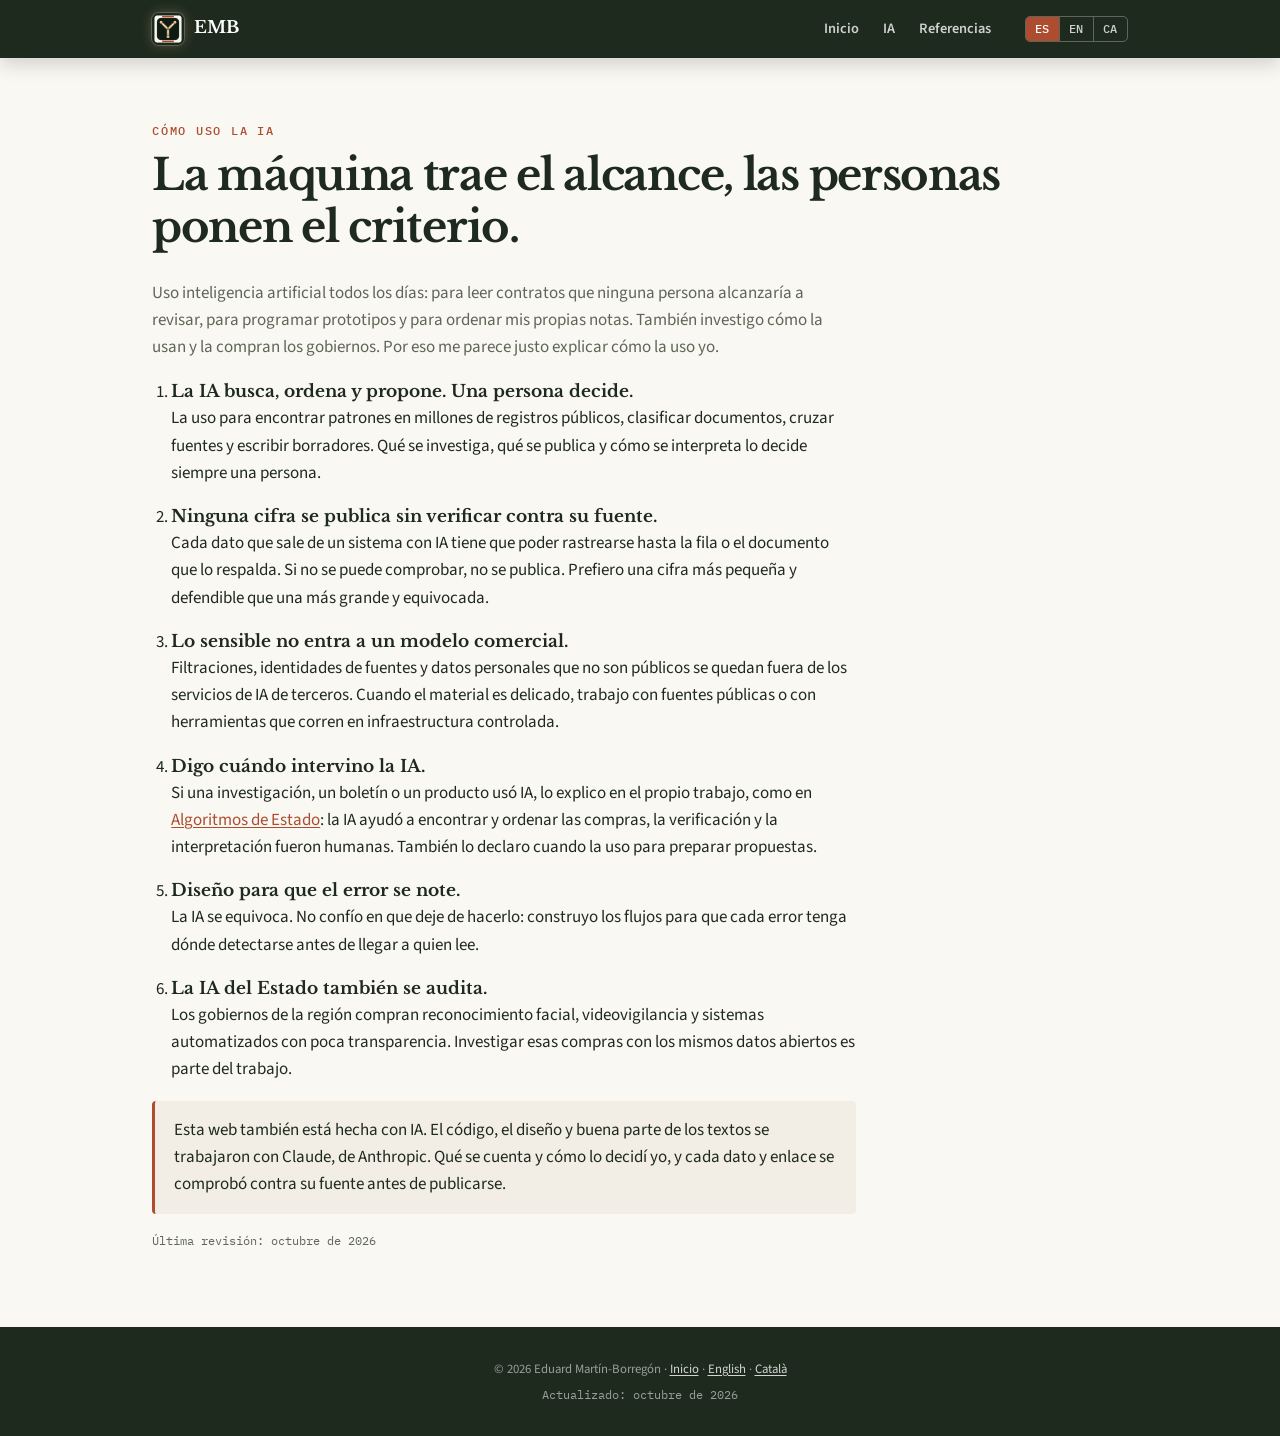
<file: ia.html>
<!DOCTYPE html>
<html lang="es">
<head>
	<!-- Google tag (gtag.js) -->
	<script async src="https://www.googletagmanager.com/gtag/js?id=G-W6K7R63HX7"></script>
	<script>
		window.dataLayer = window.dataLayer || [];
		function gtag(){dataLayer.push(arguments);}
		gtag('js', new Date());

		gtag('config', 'G-W6K7R63HX7');
	</script>
	<meta charset="utf-8" />
	<meta name="viewport" content="width=device-width, initial-scale=1" />
	<meta name="theme-color" content="#1F2A1E" />
	<title>Cómo uso la IA | Eduard Martín-Borregón</title>
	<meta name="description" content="Principios con los que Eduard Martín-Borregón usa la inteligencia artificial en periodismo de datos, investigación y productos de Abrimos.info." />
	<meta name="author" content="Eduard Martín-Borregón" />
	<link rel="canonical" href="https://emartinborregon.com/ia.html" />
	<link rel="alternate" hreflang="es" href="https://emartinborregon.com/ia.html" />
	<link rel="alternate" hreflang="x-default" href="https://emartinborregon.com/ia.html" />
	<link rel="alternate" hreflang="en" href="https://emartinborregon.com/en/ai.html" />
	<link rel="alternate" hreflang="ca" href="https://emartinborregon.com/ca/ia.html" />
	<link rel="icon" href="favicon.ico" sizes="32x32" />
	<link rel="icon" href="favicon.svg" type="image/svg+xml" />
	<link rel="icon" href="icon-192.png" type="image/png" sizes="192x192" />
	<link rel="apple-touch-icon" href="apple-touch-icon.png" />
	<meta name="robots" content="index, follow, max-image-preview:large, max-snippet:-1" />
	<meta property="og:type" content="article" />
	<meta property="og:site_name" content="Eduard Martín-Borregón" />
	<meta property="og:locale" content="es_MX" />
	<meta property="og:locale:alternate" content="en_US" />
	<meta property="og:locale:alternate" content="ca_ES" />
	<meta property="og:url" content="https://emartinborregon.com/ia.html" />
	<meta property="og:title" content="Cómo uso la IA | Eduard Martín-Borregón" />
	<meta property="og:description" content="Principios con los que Eduard Martín-Borregón usa la inteligencia artificial en periodismo de datos, investigación y productos de Abrimos.info." />
	<meta property="og:image" content="https://emartinborregon.com/images/og-emb.jpg?v=3" />
	<meta property="og:image:width" content="1200" />
	<meta property="og:image:height" content="630" />
	<meta property="og:image:alt" content="Retrato de Eduard Martín-Borregón" />
	<meta name="twitter:card" content="summary_large_image" />
	<meta name="twitter:creator" content="@emartinborregon" />
	<script type="application/ld+json">
{
 "@context": "https://schema.org",
 "@graph": [
  {
   "@type": "WebSite",
   "@id": "https://emartinborregon.com/#website",
   "url": "https://emartinborregon.com/",
   "name": "Eduard Martín-Borregón",
   "inLanguage": [
    "es",
    "en",
    "ca"
   ],
   "publisher": {
    "@id": "https://emartinborregon.com/#person"
   }
  },
  {
   "@type": "WebPage",
   "@id": "https://emartinborregon.com/ia.html#webpage",
   "url": "https://emartinborregon.com/ia.html",
   "name": "Cómo uso la IA | Eduard Martín-Borregón",
   "inLanguage": "es",
   "isPartOf": {
    "@id": "https://emartinborregon.com/#website"
   },
   "about": {
    "@id": "https://emartinborregon.com/#person"
   },
   "author": {
    "@id": "https://emartinborregon.com/#person"
   },
   "dateModified": "2026-10-14"
  },
  {
   "@type": "Person",
   "@id": "https://emartinborregon.com/#person",
   "name": "Eduard Martín-Borregón",
   "givenName": "Eduard",
   "familyName": "Martín-Borregón",
   "alternateName": [
    "Edu Martín-Borregón",
    "Eduard Martín Borregón",
    "Eduard Martin-Borregon",
    "Eduard Martín-Borregon",
    "EMB"
   ],
   "url": "https://emartinborregon.com/",
   "image": "https://emartinborregon.com/images/emb-retrato.jpg",
   "email": "mailto:edu@abrimos.info",
   "description": "Eduard Martín-Borregón es periodista de datos y director ejecutivo de Abrimos.info. Fue Mozilla Tech+Society Fellow entre 2024 y 2026, cofundó Méxicoleaks y Amnesia y lideró TodosLosContratos.mx, ganador del Sigma Award 2020. Desde hace más de 15 años construye herramientas abiertas para seguir el dinero público, ahora también con inteligencia artificial.",
   "jobTitle": "Director ejecutivo de Abrimos.info",
   "hasOccupation": {
    "@type": "Occupation",
    "name": "Periodista de datos"
   },
   "worksFor": {
    "@type": "Organization",
    "name": "Abrimos.info",
    "url": "https://abrimos.info"
   },
   "homeLocation": {
    "@type": "Place",
    "name": "Ciudad de México"
   },
   "knowsLanguage": [
    "es",
    "en",
    "ca"
   ],
   "knowsAbout": [
    "Periodismo de datos",
    "Contratación pública",
    "Transparencia y acceso a la información",
    "Datos abiertos",
    "Tecnología cívica",
    "Inteligencia artificial aplicada al interés público",
    "Rendición de cuentas de la IA",
    "Preservación de archivos públicos",
    "Beneficiarios finales"
   ],
   "alumniOf": [
    {
     "@type": "CollegeOrUniversity",
     "name": "Universitat Ramon Llull - Blanquerna"
    },
    {
     "@type": "CollegeOrUniversity",
     "name": "Universidad Rey Juan Carlos"
    },
    {
     "@type": "CollegeOrUniversity",
     "name": "Universitat Autònoma de Barcelona"
    }
   ],
   "award": [
    "Mozilla Tech+Society Fellowship 2024-2026",
    "Mención especial, Data360 Challenge 2026 (Media Party y Banco Mundial)",
    "Mención honorífica en periodismo de datos, premios SIP 2022",
    "Sigma Award 2020, TodosLosContratos.mx",
    "Nominado al Premio Gabo de Innovación 2020, TodosLosContratos.mx",
    "Mención honorífica COLPIN 2020, La mafia de la ciencia",
    "Premio FRIDA 2016, Méxicoleaks",
    "Nominado al Premio Gabo de Innovación 2016, Méxicoleaks",
    "Beca Google a la Excelencia 2012"
   ],
   "sameAs": [
    "https://www.linkedin.com/in/emartinborregon/",
    "https://x.com/emartinborregon",
    "https://github.com/emartinborregon",
    "https://www.instagram.com/emartinborregon",
    "https://www.flickr.com/photos/emartinborregon/",
    "https://www.wikidata.org/wiki/Q19998327",
    "https://ca.wikipedia.org/wiki/Eduard_Mart%C3%ADn-Borreg%C3%B3n",
    "https://pulitzercenter.org/people/eduard-martin-borregon",
    "https://www.mozillafoundation.org/en/what-we-do/grantmaking/fellowship/eduard-martin-borregon/",
    "https://www.proceso.com.mx/autor/eduard-martin-borregon.html"
   ]
  },
  {
   "@type": "BreadcrumbList",
   "itemListElement": [
    {
     "@type": "ListItem",
     "position": 1,
     "name": "Inicio",
     "item": "https://emartinborregon.com/"
    },
    {
     "@type": "ListItem",
     "position": 2,
     "name": "Cómo uso la IA",
     "item": "https://emartinborregon.com/ia.html"
    }
   ]
  }
 ]
}
	</script>
	<link rel="stylesheet" href="style.css" />
</head>
<body>
<a class="skip" href="#main">Saltar al contenido</a>

<nav class="top">
	<div class="wrap">
		<a class="logo" href="index.html"><img src="images/logo-fluzos.png" alt="" width="28" height="28" /><span>EMB</span></a>
		<ul class="menu" aria-label="Menú principal">
			<li><a href="index.html">Inicio</a></li>
			<li><a href="index.html#ia">IA</a></li>
			<li><a href="referencias.html">Referencias</a></li>
		</ul>
		<div class="lang" role="group" aria-label="Idioma"><span aria-current="true">ES</span><a href="en/ai.html" hreflang="en" lang="en">EN</a><a href="ca/ia.html" hreflang="ca" lang="ca">CA</a></div>
	</div>
</nav>

<main id="main">

<section>
	<div class="wrap policy">
		<span class="label">Cómo uso la IA</span>
		<h1>La máquina trae el alcance, las personas ponen el criterio.</h1>
		<p class="prose muted">Uso inteligencia artificial todos los días: para leer contratos que ninguna persona alcanzaría a revisar, para programar prototipos y para ordenar mis propias notas. También investigo cómo la usan y la compran los gobiernos. Por eso me parece justo explicar cómo la uso yo.</p>
		<ol>
			<li><strong>La IA busca, ordena y propone. Una persona decide.</strong>La uso para encontrar patrones en millones de registros públicos, clasificar documentos, cruzar fuentes y escribir borradores. Qué se investiga, qué se publica y cómo se interpreta lo decide siempre una persona.</li>
			<li><strong>Ninguna cifra se publica sin verificar contra su fuente.</strong>Cada dato que sale de un sistema con IA tiene que poder rastrearse hasta la fila o el documento que lo respalda. Si no se puede comprobar, no se publica. Prefiero una cifra más pequeña y defendible que una más grande y equivocada.</li>
			<li><strong>Lo sensible no entra a un modelo comercial.</strong>Filtraciones, identidades de fuentes y datos personales que no son públicos se quedan fuera de los servicios de IA de terceros. Cuando el material es delicado, trabajo con fuentes públicas o con herramientas que corren en infraestructura controlada.</li>
			<li><strong>Digo cuándo intervino la IA.</strong>Si una investigación, un boletín o un producto usó IA, lo explico en el propio trabajo, como en <a href="https://www.agenciaocote.com/blog/2026/07/08/ia-videovigilancia-control/" target="_blank" rel="noopener">Algoritmos de Estado</a>: la IA ayudó a encontrar y ordenar las compras, la verificación y la interpretación fueron humanas. También lo declaro cuando la uso para preparar propuestas.</li>
			<li><strong>Diseño para que el error se note.</strong>La IA se equivoca. No confío en que deje de hacerlo: construyo los flujos para que cada error tenga dónde detectarse antes de llegar a quien lee.</li>
			<li><strong>La IA del Estado también se audita.</strong>Los gobiernos de la región compran reconocimiento facial, videovigilancia y sistemas automatizados con poca transparencia. Investigar esas compras con los mismos datos abiertos es parte del trabajo.</li>
		</ol>
		<p class="prose built-with-ai">Esta web también está hecha con IA. El código, el diseño y buena parte de los textos se trabajaron con Claude, de Anthropic. Qué se cuenta y cómo lo decidí yo, y cada dato y enlace se comprobó contra su fuente antes de publicarse.</p>
		<p class="mono">Última revisión: octubre de 2026</p>
	</div>
</section>

</main>

<footer>
	© 2026 Eduard Martín-Borregón · <a href="index.html">Inicio</a> · <a href="en/ai.html" hreflang="en" lang="en">English</a> · <a href="ca/ia.html" hreflang="ca" lang="ca">Català</a><br /><span class="updated">Actualizado: octubre de 2026</span>
</footer>

</body>
</html>
</file>
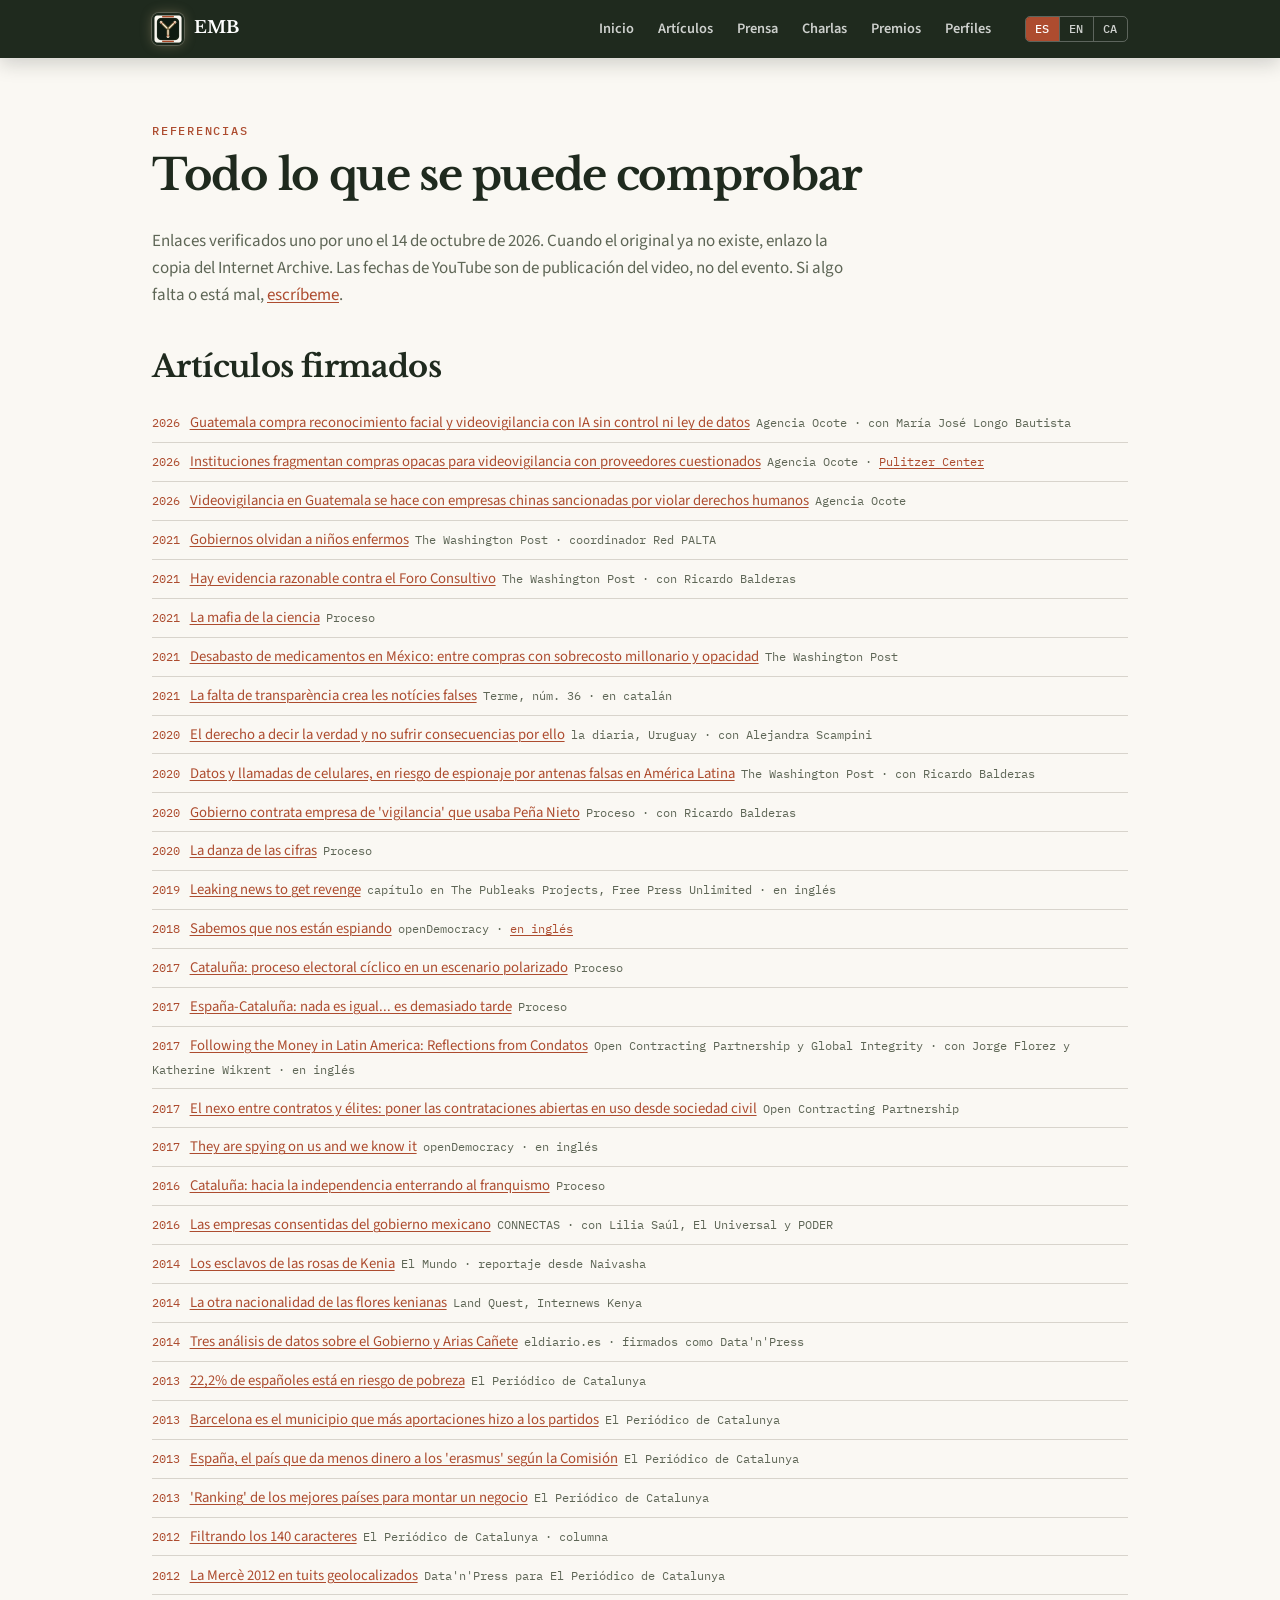
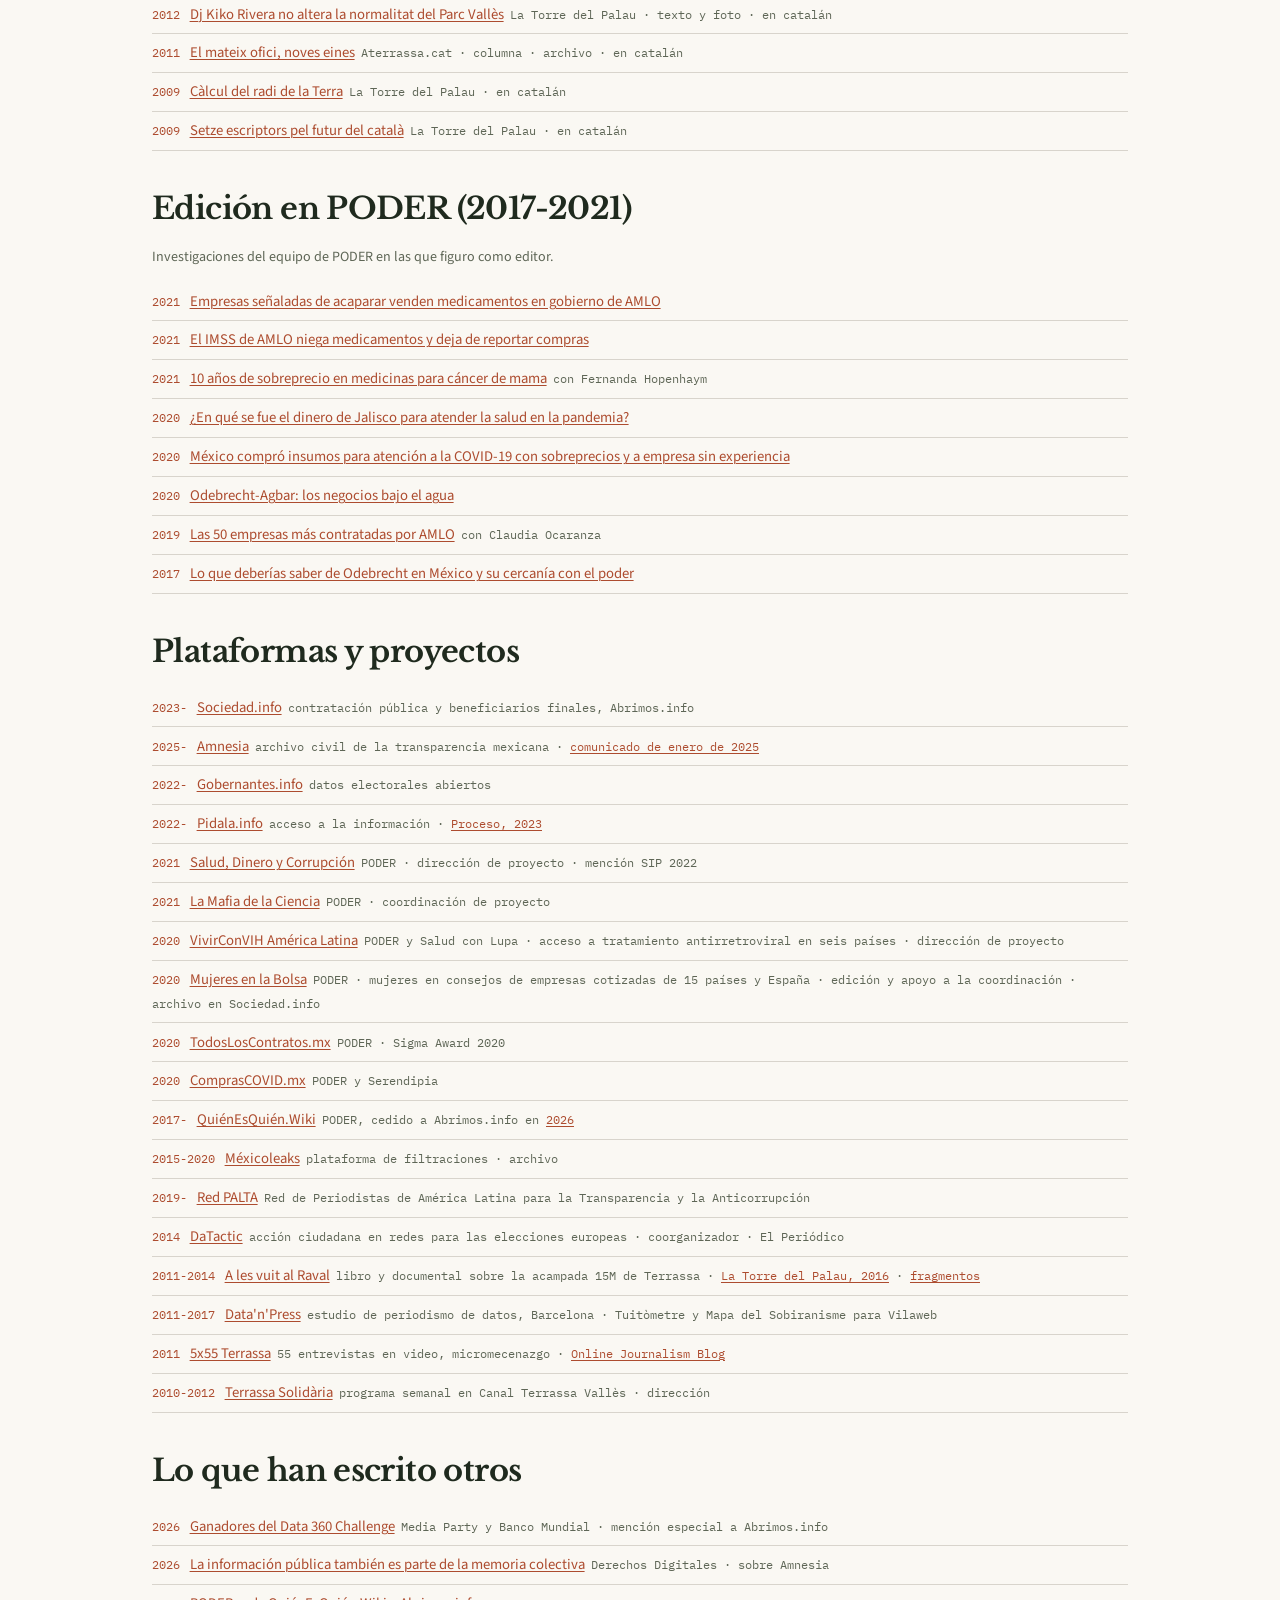
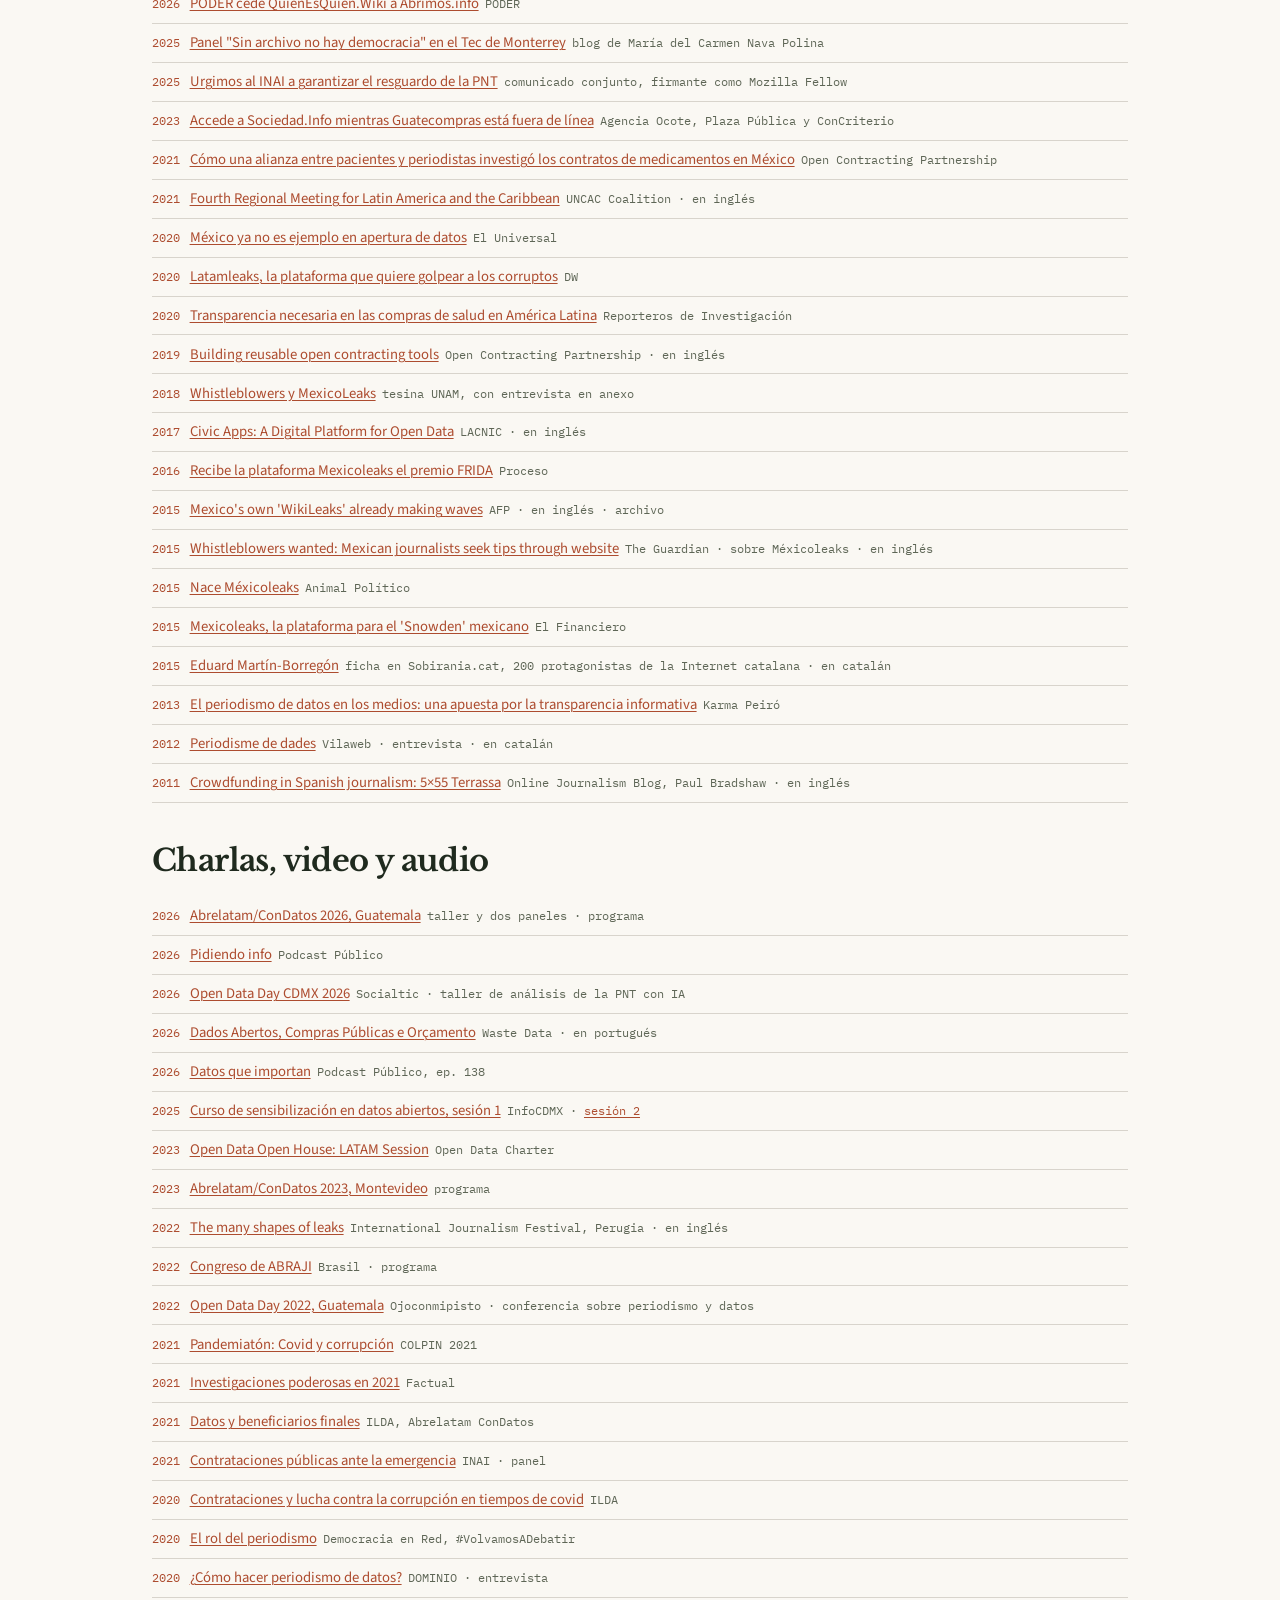
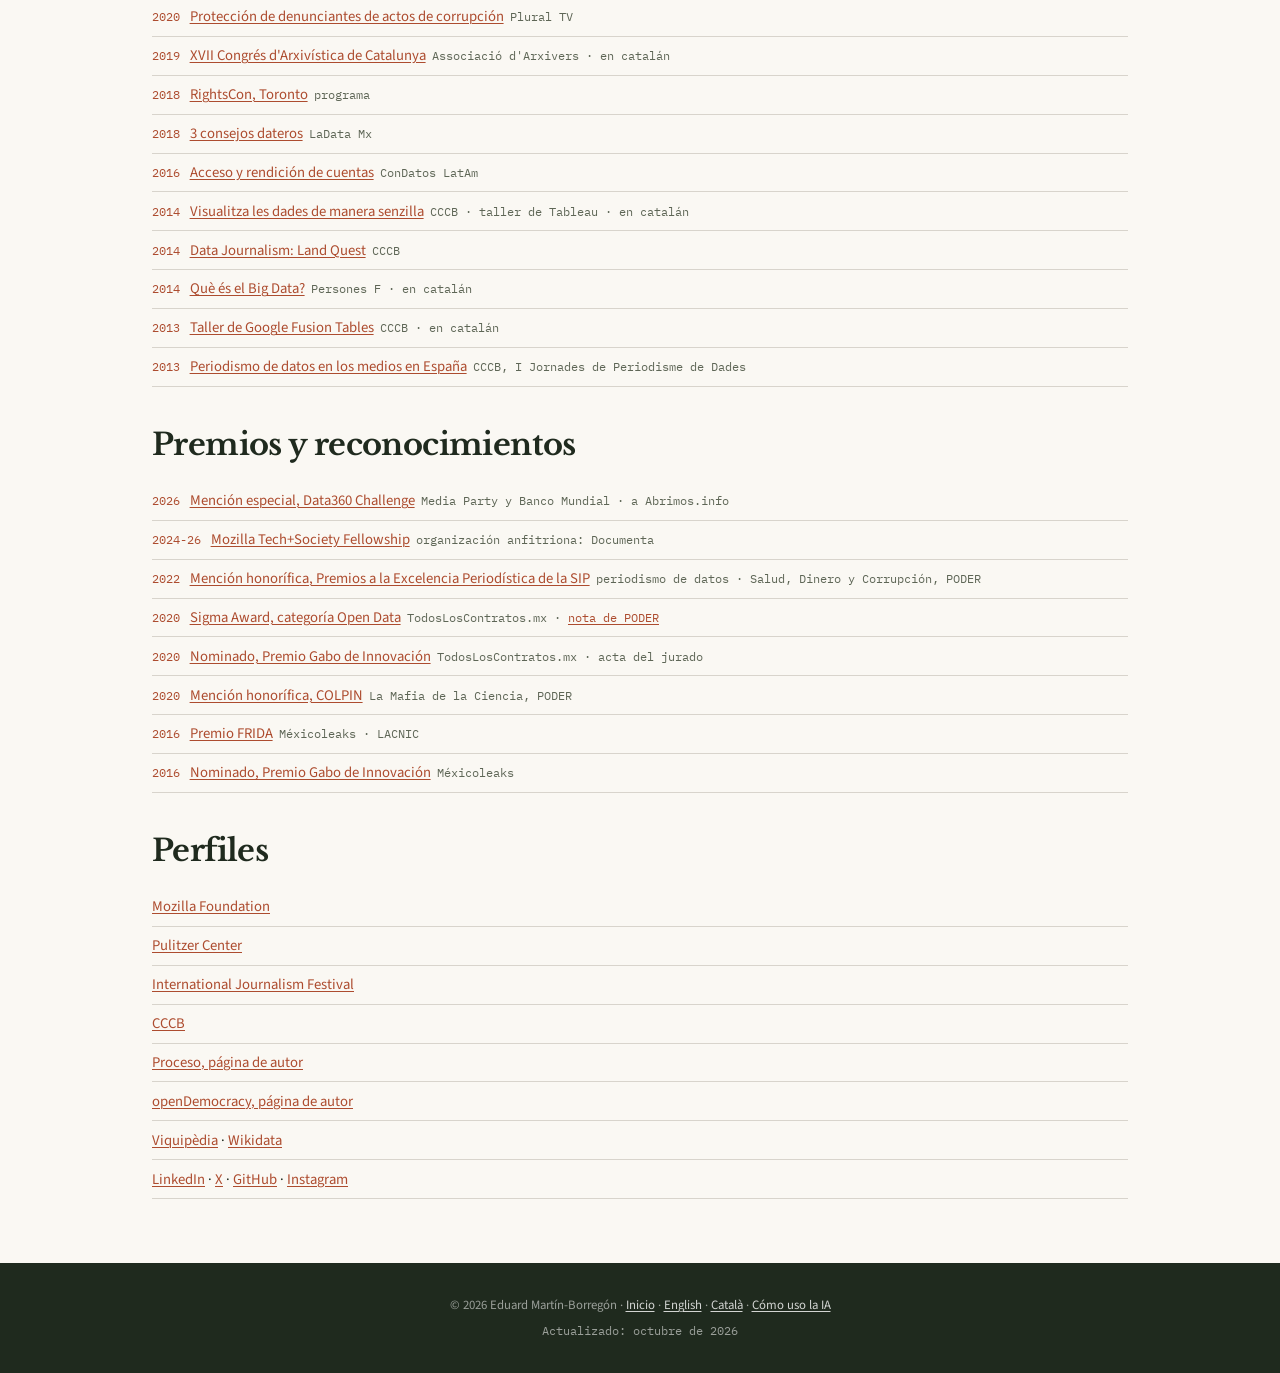
<file: referencias.html>
<!DOCTYPE html>
<html lang="es">
<head>
	<!-- Google tag (gtag.js) -->
	<script async src="https://www.googletagmanager.com/gtag/js?id=G-W6K7R63HX7"></script>
	<script>
		window.dataLayer = window.dataLayer || [];
		function gtag(){dataLayer.push(arguments);}
		gtag('js', new Date());

		gtag('config', 'G-W6K7R63HX7');
	</script>
	<meta charset="utf-8" />
	<meta name="viewport" content="width=device-width, initial-scale=1" />
	<meta name="theme-color" content="#1F2A1E" />
	<title>Referencias | Eduard Martín-Borregón</title>
	<meta name="description" content="Lista verificada de artículos, cobertura de prensa, charlas, premios y perfiles de Eduard Martín-Borregón, periodista de datos y director de Abrimos.info." />
	<meta name="author" content="Eduard Martín-Borregón" />
	<link rel="canonical" href="https://emartinborregon.com/referencias.html" />
	<link rel="alternate" hreflang="es" href="https://emartinborregon.com/referencias.html" />
	<link rel="alternate" hreflang="x-default" href="https://emartinborregon.com/referencias.html" />
	<link rel="alternate" hreflang="en" href="https://emartinborregon.com/en/references.html" />
	<link rel="alternate" hreflang="ca" href="https://emartinborregon.com/ca/referencies.html" />
	<link rel="icon" href="favicon.ico" sizes="32x32" />
	<link rel="icon" href="favicon.svg" type="image/svg+xml" />
	<link rel="icon" href="icon-192.png" type="image/png" sizes="192x192" />
	<link rel="apple-touch-icon" href="apple-touch-icon.png" />
	<meta name="robots" content="index, follow, max-image-preview:large, max-snippet:-1" />
	<meta property="og:type" content="website" />
	<meta property="og:site_name" content="Eduard Martín-Borregón" />
	<meta property="og:locale" content="es_MX" />
	<meta property="og:locale:alternate" content="en_US" />
	<meta property="og:locale:alternate" content="ca_ES" />
	<meta property="og:url" content="https://emartinborregon.com/referencias.html" />
	<meta property="og:title" content="Referencias | Eduard Martín-Borregón" />
	<meta property="og:description" content="Lista verificada de artículos, cobertura de prensa, charlas, premios y perfiles de Eduard Martín-Borregón, periodista de datos y director de Abrimos.info." />
	<meta property="og:image" content="https://emartinborregon.com/images/og-emb.jpg?v=3" />
	<meta property="og:image:width" content="1200" />
	<meta property="og:image:height" content="630" />
	<meta property="og:image:alt" content="Retrato de Eduard Martín-Borregón" />
	<meta name="twitter:card" content="summary_large_image" />
	<meta name="twitter:creator" content="@emartinborregon" />
	<script type="application/ld+json">
{
 "@context": "https://schema.org",
 "@graph": [
  {
   "@type": "WebSite",
   "@id": "https://emartinborregon.com/#website",
   "url": "https://emartinborregon.com/",
   "name": "Eduard Martín-Borregón",
   "inLanguage": [
    "es",
    "en",
    "ca"
   ],
   "publisher": {
    "@id": "https://emartinborregon.com/#person"
   }
  },
  {
   "@type": "CollectionPage",
   "@id": "https://emartinborregon.com/referencias.html#webpage",
   "url": "https://emartinborregon.com/referencias.html",
   "name": "Referencias | Eduard Martín-Borregón",
   "inLanguage": "es",
   "isPartOf": {
    "@id": "https://emartinborregon.com/#website"
   },
   "about": {
    "@id": "https://emartinborregon.com/#person"
   },
   "author": {
    "@id": "https://emartinborregon.com/#person"
   },
   "dateModified": "2026-10-14"
  },
  {
   "@type": "Person",
   "@id": "https://emartinborregon.com/#person",
   "name": "Eduard Martín-Borregón",
   "givenName": "Eduard",
   "familyName": "Martín-Borregón",
   "alternateName": [
    "Edu Martín-Borregón",
    "Eduard Martín Borregón",
    "Eduard Martin-Borregon",
    "Eduard Martín-Borregon",
    "EMB"
   ],
   "url": "https://emartinborregon.com/",
   "image": "https://emartinborregon.com/images/emb-retrato.jpg",
   "email": "mailto:edu@abrimos.info",
   "description": "Eduard Martín-Borregón es periodista de datos y director ejecutivo de Abrimos.info. Fue Mozilla Tech+Society Fellow entre 2024 y 2026, cofundó Méxicoleaks y Amnesia y lideró TodosLosContratos.mx, ganador del Sigma Award 2020. Desde hace más de 15 años construye herramientas abiertas para seguir el dinero público, ahora también con inteligencia artificial.",
   "jobTitle": "Director ejecutivo de Abrimos.info",
   "hasOccupation": {
    "@type": "Occupation",
    "name": "Periodista de datos"
   },
   "worksFor": {
    "@type": "Organization",
    "name": "Abrimos.info",
    "url": "https://abrimos.info"
   },
   "homeLocation": {
    "@type": "Place",
    "name": "Ciudad de México"
   },
   "knowsLanguage": [
    "es",
    "en",
    "ca"
   ],
   "knowsAbout": [
    "Periodismo de datos",
    "Contratación pública",
    "Transparencia y acceso a la información",
    "Datos abiertos",
    "Tecnología cívica",
    "Inteligencia artificial aplicada al interés público",
    "Rendición de cuentas de la IA",
    "Preservación de archivos públicos",
    "Beneficiarios finales"
   ],
   "alumniOf": [
    {
     "@type": "CollegeOrUniversity",
     "name": "Universitat Ramon Llull - Blanquerna"
    },
    {
     "@type": "CollegeOrUniversity",
     "name": "Universidad Rey Juan Carlos"
    },
    {
     "@type": "CollegeOrUniversity",
     "name": "Universitat Autònoma de Barcelona"
    }
   ],
   "award": [
    "Mozilla Tech+Society Fellowship 2024-2026",
    "Mención especial, Data360 Challenge 2026 (Media Party y Banco Mundial)",
    "Mención honorífica en periodismo de datos, premios SIP 2022",
    "Sigma Award 2020, TodosLosContratos.mx",
    "Nominado al Premio Gabo de Innovación 2020, TodosLosContratos.mx",
    "Mención honorífica COLPIN 2020, La mafia de la ciencia",
    "Premio FRIDA 2016, Méxicoleaks",
    "Nominado al Premio Gabo de Innovación 2016, Méxicoleaks",
    "Beca Google a la Excelencia 2012"
   ],
   "sameAs": [
    "https://www.linkedin.com/in/emartinborregon/",
    "https://x.com/emartinborregon",
    "https://github.com/emartinborregon",
    "https://www.instagram.com/emartinborregon",
    "https://www.flickr.com/photos/emartinborregon/",
    "https://www.wikidata.org/wiki/Q19998327",
    "https://ca.wikipedia.org/wiki/Eduard_Mart%C3%ADn-Borreg%C3%B3n",
    "https://pulitzercenter.org/people/eduard-martin-borregon",
    "https://www.mozillafoundation.org/en/what-we-do/grantmaking/fellowship/eduard-martin-borregon/",
    "https://www.proceso.com.mx/autor/eduard-martin-borregon.html"
   ]
  },
  {
   "@type": "BreadcrumbList",
   "itemListElement": [
    {
     "@type": "ListItem",
     "position": 1,
     "name": "Inicio",
     "item": "https://emartinborregon.com/"
    },
    {
     "@type": "ListItem",
     "position": 2,
     "name": "Referencias",
     "item": "https://emartinborregon.com/referencias.html"
    }
   ]
  }
 ]
}
	</script>
	<link rel="stylesheet" href="style.css" />
</head>
<body>
<a class="skip" href="#main">Saltar al contenido</a>

<nav class="top">
	<div class="wrap">
		<a class="logo" href="index.html"><img src="images/logo-fluzos.png" alt="" width="28" height="28" /><span>EMB</span></a>
		<ul class="menu" aria-label="Menú principal">
			<li><a href="index.html">Inicio</a></li>
			<li><a href="#firmados">Artículos</a></li>
			<li><a href="#terceros">Prensa</a></li>
			<li><a href="#charlas">Charlas</a></li>
			<li><a href="#premios">Premios</a></li>
			<li><a href="#perfiles">Perfiles</a></li>
		</ul>
		<div class="lang" role="group" aria-label="Idioma"><span aria-current="true">ES</span><a href="en/references.html" hreflang="en" lang="en">EN</a><a href="ca/referencies.html" hreflang="ca" lang="ca">CA</a></div>
	</div>
</nav>

<main id="main">

<section>
	<div class="wrap refs">
		<span class="label">Referencias</span>
		<h1>Todo lo que se puede comprobar</h1>
		<p class="prose muted">Enlaces verificados uno por uno el 14 de octubre de 2026. Cuando el original ya no existe, enlazo la copia del Internet Archive. Las fechas de YouTube son de publicación del video, no del evento. Si algo falta o está mal, <a href="mailto:edu@abrimos.info">escríbeme</a>.</p>

		<h2 id="firmados">Artículos firmados</h2>
		<ul>
			<li><span class="y">2026</span><a href="https://www.agenciaocote.com/blog/2026/07/08/ia-videovigilancia-control/" target="_blank" rel="noopener">Guatemala compra reconocimiento facial y videovigilancia con IA sin control ni ley de datos</a><span class="o">Agencia Ocote · con María José Longo Bautista</span></li>
			<li><span class="y">2026</span><a href="https://www.agenciaocote.com/blog/2026/07/08/ia-videovigilancia-compras/" target="_blank" rel="noopener">Instituciones fragmentan compras opacas para videovigilancia con proveedores cuestionados</a><span class="o">Agencia Ocote · <a href="https://pulitzercenter.org/es/stories/instituciones-fragmentan-compras-opacas-para-videovigilancia-con-proveedores-cuestionados" target="_blank" rel="noopener">Pulitzer Center</a></span></li>
			<li><span class="y">2026</span><a href="https://www.agenciaocote.com/blog/2026/07/16/videovigilancia-en-guatemala-se-hace-con-empresas-chinas-sancionadas-por-violar-derechos-humanos/" target="_blank" rel="noopener">Videovigilancia en Guatemala se hace con empresas chinas sancionadas por violar derechos humanos</a><span class="o">Agencia Ocote</span></li>
			<li><span class="y">2021</span><a href="https://www.washingtonpost.com/es/post-opinion/2021/12/02/ninos-covid-cancer-vih-medicamentos-tratamiento/" target="_blank" rel="noopener">Gobiernos olvidan a niños enfermos</a><span class="o">The Washington Post · coordinador Red PALTA</span></li>
			<li><span class="y">2021</span><a href="https://www.washingtonpost.com/es/post-opinion/2021/09/23/fgr-conacyt-denuncia-cientificos-gertz-manero-foro-consultivo/" target="_blank" rel="noopener">Hay evidencia razonable contra el Foro Consultivo</a><span class="o">The Washington Post · con Ricardo Balderas</span></li>
			<li><span class="y">2021</span><a href="https://www.proceso.com.mx/nacional/2021/9/22/la-mafia-de-la-ciencia-272198.html" target="_blank" rel="noopener">La mafia de la ciencia</a><span class="o">Proceso</span></li>
			<li><span class="y">2021</span><a href="https://www.washingtonpost.com/es/post-opinion/2021/05/10/desbasto-medicamentos-mexico-investigacion-imss-opacidad/" target="_blank" rel="noopener">Desabasto de medicamentos en México: entre compras con sobrecosto millonario y opacidad</a><span class="o">The Washington Post</span></li>
			<li><span class="y">2021</span><a href="https://raco.cat/index.php/Terme/article/view/421128" target="_blank" rel="noopener">La falta de transparència crea les notícies falses</a><span class="o">Terme, núm. 36 · en catalán</span></li>
			<li><span class="y">2020</span><a href="https://ladiaria.com.uy/opinion/articulo/2020/9/el-derecho-a-decir-la-verdad-y-no-sufrir-consecuencias-por-ello/" target="_blank" rel="noopener">El derecho a decir la verdad y no sufrir consecuencias por ello</a><span class="o">la diaria, Uruguay · con Alejandra Scampini</span></li>
			<li><span class="y">2020</span><a href="https://www.washingtonpost.com/es/post-opinion/2020/05/31/datos-y-llamadas-de-celulares-en-riesgo-de-espionaje-por-antenas-falsas-en-america-latina/" target="_blank" rel="noopener">Datos y llamadas de celulares, en riesgo de espionaje por antenas falsas en América Latina</a><span class="o">The Washington Post · con Ricardo Balderas</span></li>
			<li><span class="y">2020</span><a href="https://www.proceso.com.mx/reportajes/2020/5/30/gobierno-contrata-empresa-de-vigilancia-que-usaba-pena-nieto-243715.html" target="_blank" rel="noopener">Gobierno contrata empresa de 'vigilancia' que usaba Peña Nieto</a><span class="o">Proceso · con Ricardo Balderas</span></li>
			<li><span class="y">2020</span><a href="https://www.proceso.com.mx/reportajes/2020/5/19/la-danza-de-las-cifras-243133.html" target="_blank" rel="noopener">La danza de las cifras</a><span class="o">Proceso</span></li>
			<li><span class="y">2019</span><a href="https://docslib.org/doc/1747143/the-publeaks-projects" target="_blank" rel="noopener">Leaking news to get revenge</a><span class="o">capítulo en The Publeaks Projects, Free Press Unlimited · en inglés</span></li>
			<li><span class="y">2018</span><a href="https://www.opendemocracy.net/es/sabemos-que-nos-est-n-espiando-0/" target="_blank" rel="noopener">Sabemos que nos están espiando</a><span class="o">openDemocracy · <a href="https://www.opendemocracy.net/en/we-know-they-are-spying-on-us/" target="_blank" rel="noopener">en inglés</a></span></li>
			<li><span class="y">2017</span><a href="https://www.proceso.com.mx/internacional/2017/12/23/cataluna-proceso-electoral-ciclico-en-un-escenario-polarizado-197076.html" target="_blank" rel="noopener">Cataluña: proceso electoral cíclico en un escenario polarizado</a><span class="o">Proceso</span></li>
			<li><span class="y">2017</span><a href="https://www.proceso.com.mx/opinion/2017/10/2/espana-cataluna-nada-es-igual-es-demasiado-tarde-192462.html" target="_blank" rel="noopener">España-Cataluña: nada es igual... es demasiado tarde</a><span class="o">Proceso</span></li>
			<li><span class="y">2017</span><a href="https://www.open-contracting.org/2017/09/15/following-money-latin-america-reflections-condatos/" target="_blank" rel="noopener">Following the Money in Latin America: Reflections from Condatos</a><span class="o">Open Contracting Partnership y Global Integrity · con Jorge Florez y Katherine Wikrent · en inglés</span></li>
			<li><span class="y">2017</span><a href="https://www.open-contracting.org/2017/05/22/el-nexo-entre-contratos-y-elites-poner-las-contrataciones-abiertas-en-uso-desde-sociedad-civil/" target="_blank" rel="noopener">El nexo entre contratos y élites: poner las contrataciones abiertas en uso desde sociedad civil</a><span class="o">Open Contracting Partnership</span></li>
			<li><span class="y">2017</span><a href="https://www.opendemocracy.net/en/they-are-spying-on-us-and-we-know-it/" target="_blank" rel="noopener">They are spying on us and we know it</a><span class="o">openDemocracy · en inglés</span></li>
			<li><span class="y">2016</span><a href="https://www.proceso.com.mx/internacional/2016/9/30/cataluna-hacia-la-independencia-enterrando-al-franquismo-171429.html" target="_blank" rel="noopener">Cataluña: hacia la independencia enterrando al franquismo</a><span class="o">Proceso</span></li>
			<li><span class="y">2016</span><a href="https://www.connectas.org/las-empresas-consentidas-del-gobierno-mexicano/" target="_blank" rel="noopener">Las empresas consentidas del gobierno mexicano</a><span class="o">CONNECTAS · con Lilia Saúl, El Universal y PODER</span></li>
			<li><span class="y">2014</span><a href="https://www.elmundo.es/internacional/2014/01/16/52d52972268e3e9f318b456f.html" target="_blank" rel="noopener">Los esclavos de las rosas de Kenia</a><span class="o">El Mundo · reportaje desde Naivasha</span></li>
			<li><span class="y">2014</span><a href="https://internewske.org/landquest_subdomain/espanol-la-otra-nacionalidad-de-las-flores-kenianas.html" target="_blank" rel="noopener">La otra nacionalidad de las flores kenianas</a><span class="o">Land Quest, Internews Kenya</span></li>
			<li><span class="y">2014</span><a href="https://www.eldiario.es/autores/data_n_press/" target="_blank" rel="noopener">Tres análisis de datos sobre el Gobierno y Arias Cañete</a><span class="o">eldiario.es · firmados como Data'n'Press</span></li>
			<li><span class="y">2013</span><a href="https://www.elperiodico.com/es/economia/20131205/222-de-espanoles-esta-en-riesgo-de-pobreza-2898670" target="_blank" rel="noopener">22,2% de españoles está en riesgo de pobreza</a><span class="o">El Periódico de Catalunya</span></li>
			<li><span class="y">2013</span><a href="https://www.elperiodico.com/es/politica/20131111/barcelona-aportaciones-partidos-politicos-2828790" target="_blank" rel="noopener">Barcelona es el municipio que más aportaciones hizo a los partidos</a><span class="o">El Periódico de Catalunya</span></li>
			<li><span class="y">2013</span><a href="https://www.elperiodico.com/es/sociedad/20131104/espana-dinero-mes-erasmus-comision-europea-2807569" target="_blank" rel="noopener">España, el país que da menos dinero a los 'erasmus' según la Comisión</a><span class="o">El Periódico de Catalunya</span></li>
			<li><span class="y">2013</span><a href="https://www.elperiodico.com/es/economia/20131029/grafico-ranking-paises-negocios-2793111" target="_blank" rel="noopener">'Ranking' de los mejores países para montar un negocio</a><span class="o">El Periódico de Catalunya</span></li>
			<li><span class="y">2012</span><a href="https://www.elperiodico.com/es/sociedad/20120127/filtrando-los-140-caracteres-1359861" target="_blank" rel="noopener">Filtrando los 140 caracteres</a><span class="o">El Periódico de Catalunya · columna</span></li>
			<li><span class="y">2012</span><a href="https://datanpress.com/es/node/28" target="_blank" rel="noopener">La Mercè 2012 en tuits geolocalizados</a><span class="o">Data'n'Press para El Periódico de Catalunya</span></li>
			<li><span class="y">2012</span><a href="https://naciodigital.cat/latorredelpalau/societat/dj-kiko-rivera-no-altera-la-normalitat-del-parc-valles_1129367_102.html" target="_blank" rel="noopener">Dj Kiko Rivera no altera la normalitat del Parc Vallès</a><span class="o">La Torre del Palau · texto y foto · en catalán</span></li>
			<li><span class="y">2011</span><a href="https://web.archive.org/web/20110515064240/http://www.aterrassa.cat:80/ca/notices/2011/04/el_mateix_ofici__noves_eines_15547.php" target="_blank" rel="noopener">El mateix ofici, noves eines</a><span class="o">Aterrassa.cat · columna · archivo · en catalán</span></li>
			<li><span class="y">2009</span><a href="https://naciodigital.cat/latorredelpalau/politica/cagravelcul-del-radi-de-la-terra_1016172_102.html" target="_blank" rel="noopener">Càlcul del radi de la Terra</a><span class="o">La Torre del Palau · en catalán</span></li>
			<li><span class="y">2009</span><a href="https://naciodigital.cat/latorredelpalau/cultura-i-mitjans/setze-escriptors-pel-futur-del-catalagrave.html" target="_blank" rel="noopener">Setze escriptors pel futur del català</a><span class="o">La Torre del Palau · en catalán</span></li>
		</ul>

		<h2 id="edicion">Edición en PODER (2017-2021)</h2>
		<p class="prose muted small">Investigaciones del equipo de PODER en las que figuro como editor.</p>
		<ul>
			<li><span class="y">2021</span><a href="https://poderlatam.org/2021/06/empresas-senaladas-de-acaparar-venden-medicamentos-en-gobierno-de-amlo/" target="_blank" rel="noopener">Empresas señaladas de acaparar venden medicamentos en gobierno de AMLO</a></li>
			<li><span class="y">2021</span><a href="https://poderlatam.org/2021/05/el-imss-de-amlo-niega-medicamentos-y-deja-de-reportar-compras/" target="_blank" rel="noopener">El IMSS de AMLO niega medicamentos y deja de reportar compras</a></li>
			<li><span class="y">2021</span><a href="https://poderlatam.org/2021/03/10-anos-de-sobreprecio-en-medicinas-para-cancer-de-mama/" target="_blank" rel="noopener">10 años de sobreprecio en medicinas para cáncer de mama</a><span class="o">con Fernanda Hopenhaym</span></li>
			<li><span class="y">2020</span><a href="https://poderlatam.org/2020/11/en-que-se-fue-el-dinero-de-jalisco-para-atender-la-salud-en-la-pandemia/" target="_blank" rel="noopener">¿En qué se fue el dinero de Jalisco para atender la salud en la pandemia?</a></li>
			<li><span class="y">2020</span><a href="https://poderlatam.org/2020/06/mexico-compro-insumos-para-atencion-a-la-covid-19-con-sobreprecios-y-a-empresa-sin-experiencia/" target="_blank" rel="noopener">México compró insumos para atención a la COVID-19 con sobreprecios y a empresa sin experiencia</a></li>
			<li><span class="y">2020</span><a href="https://poderlatam.org/2020/02/odebrecht-agbar-los-negocios-bajo-el-agua/" target="_blank" rel="noopener">Odebrecht-Agbar: los negocios bajo el agua</a></li>
			<li><span class="y">2019</span><a href="https://poderlatam.org/2019/10/las-50-empresas-mas-contratadas-por-amlo/" target="_blank" rel="noopener">Las 50 empresas más contratadas por AMLO</a><span class="o">con Claudia Ocaranza</span></li>
			<li><span class="y">2017</span><a href="https://poderlatam.org/2017/05/todo-lo-que-deberias-saber-de-odebrecht-en-mexico-y-su-cercania-con-el-poder/" target="_blank" rel="noopener">Lo que deberías saber de Odebrecht en México y su cercanía con el poder</a></li>
		</ul>

		<h2 id="plataformas">Plataformas y proyectos</h2>
		<ul>
			<li><span class="y">2023-</span><a href="https://sociedad.info" target="_blank" rel="noopener">Sociedad.info</a><span class="o">contratación pública y beneficiarios finales, Abrimos.info</span></li>
			<li><span class="y">2025-</span><a href="https://amnesia.lat" target="_blank" rel="noopener">Amnesia</a><span class="o">archivo civil de la transparencia mexicana · <a href="https://mexicoevalua.org/wp-content/uploads/2025/01/pnt-pdf.pdf" target="_blank" rel="noopener">comunicado de enero de 2025</a></span></li>
			<li><span class="y">2022-</span><a href="https://gobernantes.info" target="_blank" rel="noopener">Gobernantes.info</a><span class="o">datos electorales abiertos</span></li>
			<li><span class="y">2022-</span><a href="https://pidala.info" target="_blank" rel="noopener">Pidala.info</a><span class="o">acceso a la información · <a href="https://www.proceso.com.mx/nacional/2023/3/20/pidalainfo-permitira-pedir-solicitudes-masivas-de-informacion-publica-303158.html" target="_blank" rel="noopener">Proceso, 2023</a></span></li>
			<li><span class="y">2021</span><a href="https://saluddineroycorrupcion.sociedad.info/es/salud" target="_blank" rel="noopener">Salud, Dinero y Corrupción</a><span class="o">PODER · dirección de proyecto · mención SIP 2022</span></li>
			<li><span class="y">2021</span><a href="https://lamafiadelaciencia.poderlatam.org" target="_blank" rel="noopener">La Mafia de la Ciencia</a><span class="o">PODER · coordinación de proyecto</span></li>
			<li><span class="y">2020</span><a href="https://vivirconvih.org/" target="_blank" rel="noopener">VivirConVIH América Latina</a><span class="o">PODER y Salud con Lupa · acceso a tratamiento antirretroviral en seis países · dirección de proyecto</span></li>
			<li><span class="y">2020</span><a href="https://mujeresenlabolsa.sociedad.info/es/mujeres-en-la-bolsa" target="_blank" rel="noopener">Mujeres en la Bolsa</a><span class="o">PODER · mujeres en consejos de empresas cotizadas de 15 países y España · edición y apoyo a la coordinación · archivo en Sociedad.info</span></li>
			<li><span class="y">2020</span><a href="https://todosloscontratos.sociedad.info/es/todos-los-contratos" target="_blank" rel="noopener">TodosLosContratos.mx</a><span class="o">PODER · Sigma Award 2020</span></li>
			<li><span class="y">2020</span><a href="https://www.youtube.com/watch?v=_lsHjDbqYpE" target="_blank" rel="noopener">ComprasCOVID.mx</a><span class="o">PODER y Serendipia</span></li>
			<li><span class="y">2017-</span><a href="https://quienesquienwiki.sociedad.info/es/inicio" target="_blank" rel="noopener">QuiénEsQuién.Wiki</a><span class="o">PODER, cedido a Abrimos.info en <a href="https://poderlatam.org/2026/02/poder-cede-quienesquien-wiki-a-abrimos-info/" target="_blank" rel="noopener">2026</a></span></li>
			<li><span class="y">2015-2020</span><a href="http://web.archive.org/web/20240613221033/https://mexicoleaks.mx/" target="_blank" rel="noopener">Méxicoleaks</a><span class="o">plataforma de filtraciones · archivo</span></li>
			<li><span class="y">2019-</span><a href="https://redpalta.org" target="_blank" rel="noopener">Red PALTA</a><span class="o">Red de Periodistas de América Latina para la Transparencia y la Anticorrupción</span></li>
			<li><span class="y">2014</span><a href="https://www.elperiodico.cat/tecnologia/20140519/el-segon-datactic-buscara-impactar-a-traves-de-les-xarxes-en-les-eleccions-al-parlament-europeu-3276944" target="_blank" rel="noopener">DaTactic</a><span class="o">acción ciudadana en redes para las elecciones europeas · coorganizador · El Periódico</span></li>
			<li><span class="y">2011-2014</span><a href="https://web.archive.org/web/20130728011227/http://alesvuitalraval.org/llibre/" target="_blank" rel="noopener">A les vuit al Raval</a><span class="o">libro y documental sobre la acampada 15M de Terrassa · <a href="https://naciodigital.cat/latorredelpalau/societat/terrassa-recorda-el-15-m.html" target="_blank" rel="noopener">La Torre del Palau, 2016</a> · <a href="https://www.youtube.com/channel/UCJ2BinRAfZRWz_T67yHgStw" target="_blank" rel="noopener">fragmentos</a></span></li>
			<li><span class="y">2011-2017</span><a href="https://datanpress.com" target="_blank" rel="noopener">Data'n'Press</a><span class="o">estudio de periodismo de datos, Barcelona · Tuitòmetre y Mapa del Sobiranisme para Vilaweb</span></li>
			<li><span class="y">2011</span><a href="https://www.verkami.com/projects/366-5x55-terrassa-el_documental" target="_blank" rel="noopener">5x55 Terrassa</a><span class="o">55 entrevistas en video, micromecenazgo · <a href="https://onlinejournalismblog.com/2011/07/04/crowdfunding-in-journalism-5x55-terrassa/" target="_blank" rel="noopener">Online Journalism Blog</a></span></li>
			<li><span class="y">2010-2012</span><a href="http://terrassasolidaria.blogspot.com/2025/05/sobre-el-programa.html" target="_blank" rel="noopener">Terrassa Solidària</a><span class="o">programa semanal en Canal Terrassa Vallès · dirección</span></li>
		</ul>

		<h2 id="terceros">Lo que han escrito otros</h2>
		<ul>
			<li><span class="y">2026</span><a href="https://mediaparty.org/2026/06/18/data-360-challenge-winners/" target="_blank" rel="noopener">Ganadores del Data 360 Challenge</a><span class="o">Media Party y Banco Mundial · mención especial a Abrimos.info</span></li>
			<li><span class="y">2026</span><a href="https://www.derechosdigitales.org/noticias/la-informacion-publica-tambien-es-parte-de-la-memoria-colectiva/" target="_blank" rel="noopener">La información pública también es parte de la memoria colectiva</a><span class="o">Derechos Digitales · sobre Amnesia</span></li>
			<li><span class="y">2026</span><a href="https://poderlatam.org/2026/02/poder-cede-quienesquien-wiki-a-abrimos-info/" target="_blank" rel="noopener">PODER cede QuiénEsQuién.Wiki a Abrimos.info</a><span class="o">PODER</span></li>
			<li><span class="y">2025</span><a href="https://mariadelcarmennavapolina.mx/panel-sin-archivo-no-hay-democracia-tecnologias-para-la-memoria-en-el-tec-de-monterrey/" target="_blank" rel="noopener">Panel "Sin archivo no hay democracia" en el Tec de Monterrey</a><span class="o">blog de María del Carmen Nava Polina</span></li>
			<li><span class="y">2025</span><a href="https://mexicoevalua.org/wp-content/uploads/2025/01/pnt-pdf.pdf" target="_blank" rel="noopener">Urgimos al INAI a garantizar el resguardo de la PNT</a><span class="o">comunicado conjunto, firmante como Mozilla Fellow</span></li>
			<li><span class="y">2023</span><a href="https://www.agenciaocote.com/blog/2023/12/07/accede-a-sociedad-info-y-fiscaliza-los-gastos-mientras-guatecompras-esta-fuera-de-linea/" target="_blank" rel="noopener">Accede a Sociedad.Info mientras Guatecompras está fuera de línea</a><span class="o">Agencia Ocote, Plaza Pública y ConCriterio</span></li>
			<li><span class="y">2021</span><a href="https://www.open-contracting.org/es/2021/11/19/como-una-alianza-entre-pacientes-y-periodistas-investigo-los-contratos-de-medicamentos-en-mexico/" target="_blank" rel="noopener">Cómo una alianza entre pacientes y periodistas investigó los contratos de medicamentos en México</a><span class="o">Open Contracting Partnership</span></li>
			<li><span class="y">2021</span><a href="https://uncaccoalition.org/resources/fourth-regional-meeting-for-latin-america-and-the-caribbean-discusses-whistleblower-protection/" target="_blank" rel="noopener">Fourth Regional Meeting for Latin America and the Caribbean</a><span class="o">UNCAC Coalition · en inglés</span></li>
			<li><span class="y">2020</span><a href="https://www.eluniversal.com.mx/nacion/mexico-ya-no-es-ejemplo-en-apertura-de-datos/" target="_blank" rel="noopener">México ya no es ejemplo en apertura de datos</a><span class="o">El Universal</span></li>
			<li><span class="y">2020</span><a href="https://www.dw.com/es/latamleaks-la-plataforma-que-quiere-golpear-a-los-corruptos/a-52579188" target="_blank" rel="noopener">Latamleaks, la plataforma que quiere golpear a los corruptos</a><span class="o">DW</span></li>
			<li><span class="y">2020</span><a href="https://reporterosdeinvestigacion.com/2020/04/25/transparencia-necesaria-en-las-compras-de-salud-en-america-latina/" target="_blank" rel="noopener">Transparencia necesaria en las compras de salud en América Latina</a><span class="o">Reporteros de Investigación</span></li>
			<li><span class="y">2019</span><a href="https://www.open-contracting.org/2019/10/17/reusable-open-contracting-tools/" target="_blank" rel="noopener">Building reusable open contracting tools</a><span class="o">Open Contracting Partnership · en inglés</span></li>
			<li><span class="y">2018</span><a href="https://ru.dgb.unam.mx/bitstream/20.500.14330/TES01000769733/3/0769733.pdf" target="_blank" rel="noopener">Whistleblowers y MexicoLeaks</a><span class="o">tesina UNAM, con entrevista en anexo</span></li>
			<li><span class="y">2017</span><a href="https://blog.lacnic.net/en/civic-apps-a-digital-platform-for-open-data/" target="_blank" rel="noopener">Civic Apps: A Digital Platform for Open Data</a><span class="o">LACNIC · en inglés</span></li>
			<li><span class="y">2016</span><a href="https://www.proceso.com.mx/nacional/2016/6/24/recibe-la-plataforma-mexicoleaks-el-premio-frida-166301.html" target="_blank" rel="noopener">Recibe la plataforma Mexicoleaks el premio FRIDA</a><span class="o">Proceso</span></li>
			<li><span class="y">2015</span><a href="http://web.archive.org/web/20230622095500/https://phys.org/news/2015-03-mexico-wikileaks.html" target="_blank" rel="noopener">Mexico's own 'WikiLeaks' already making waves</a><span class="o">AFP · en inglés · archivo</span></li>
			<li><span class="y">2015</span><a href="https://www.theguardian.com/world/2015/mar/16/whistleblowers-mexico-journalists-website" target="_blank" rel="noopener">Whistleblowers wanted: Mexican journalists seek tips through website</a><span class="o">The Guardian · sobre Méxicoleaks · en inglés</span></li>
			<li><span class="y">2015</span><a href="https://animalpolitico.com/2015/03/nace-mexicoleaks-una-plataforma-independiente-para-combatir-la-corrupcion" target="_blank" rel="noopener">Nace Méxicoleaks</a><span class="o">Animal Político</span></li>
			<li><span class="y">2015</span><a href="https://www.elfinanciero.com.mx/tech/presentan-mexicoleaks-plataforma-para-los-snowdens-mexicanos/" target="_blank" rel="noopener">Mexicoleaks, la plataforma para el 'Snowden' mexicano</a><span class="o">El Financiero</span></li>
			<li><span class="y">2015</span><a href="https://www.saul.cat/article/4677/eduard-martin-borregon" target="_blank" rel="noopener">Eduard Martín-Borregón</a><span class="o">ficha en Sobirania.cat, 200 protagonistas de la Internet catalana · en catalán</span></li>
			<li><span class="y">2013</span><a href="https://www.karmapeiro.com/2013/08/29/el-periodismo-de-datos-en-los-medios-una-apuesta-por-la-transparencia-informativa-jpd13/" target="_blank" rel="noopener">El periodismo de datos en los medios: una apuesta por la transparencia informativa</a><span class="o">Karma Peiró</span></li>
			<li><span class="y">2012</span><a href="https://www.vilaweb.cat/noticia/4046664/20121012/periodisme-dades.html" target="_blank" rel="noopener">Periodisme de dades</a><span class="o">Vilaweb · entrevista · en catalán</span></li>
			<li><span class="y">2011</span><a href="https://onlinejournalismblog.com/2011/07/04/crowdfunding-in-journalism-5x55-terrassa/" target="_blank" rel="noopener">Crowdfunding in Spanish journalism: 5×55 Terrassa</a><span class="o">Online Journalism Blog, Paul Bradshaw · en inglés</span></li>
		</ul>

		<h2 id="charlas">Charlas, video y audio</h2>
		<ul>
			<li><span class="y">2026</span><a href="https://pretalx.abrelatam.org/abrelatam-2026/speaker/HJXRQH/" target="_blank" rel="noopener">Abrelatam/ConDatos 2026, Guatemala</a><span class="o">taller y dos paneles · programa</span></li>
			<li><span class="y">2026</span><a href="https://www.youtube.com/watch?v=P0qLhdN_aOo" target="_blank" rel="noopener">Pidiendo info</a><span class="o">Podcast Público</span></li>
			<li><span class="y">2026</span><a href="https://socialtic.org/blog/open-data-day-cdmx-2026/" target="_blank" rel="noopener">Open Data Day CDMX 2026</a><span class="o">Socialtic · taller de análisis de la PNT con IA</span></li>
			<li><span class="y">2026</span><a href="https://www.youtube.com/watch?v=aGvY6U8PUv8" target="_blank" rel="noopener">Dados Abertos, Compras Públicas e Orçamento</a><span class="o">Waste Data · en portugués</span></li>
			<li><span class="y">2026</span><a href="https://www.youtube.com/watch?v=-F184RVLpr0" target="_blank" rel="noopener">Datos que importan</a><span class="o">Podcast Público, ep. 138</span></li>
			<li><span class="y">2025</span><a href="https://www.youtube.com/watch?v=jfVjjlj0XBA" target="_blank" rel="noopener">Curso de sensibilización en datos abiertos, sesión 1</a><span class="o">InfoCDMX · <a href="https://www.youtube.com/watch?v=xdIvPerL-Nw" target="_blank" rel="noopener">sesión 2</a></span></li>
			<li><span class="y">2023</span><a href="https://www.youtube.com/watch?v=Aq4kRFjwWYg" target="_blank" rel="noopener">Open Data Open House: LATAM Session</a><span class="o">Open Data Charter</span></li>
			<li><span class="y">2023</span><a href="https://llamado.abrelatam.org/abrelatam-condatos-2023/speaker/GCPB87/" target="_blank" rel="noopener">Abrelatam/ConDatos 2023, Montevideo</a><span class="o">programa</span></li>
			<li><span class="y">2022</span><a href="https://www.youtube.com/watch?v=NOmQsI2DC1c" target="_blank" rel="noopener">The many shapes of leaks</a><span class="o">International Journalism Festival, Perugia · en inglés</span></li>
			<li><span class="y">2022</span><a href="https://congresso.abraji.org.br/palestrante/eduard-martin-borregon" target="_blank" rel="noopener">Congreso de ABRAJI</a><span class="o">Brasil · programa</span></li>
			<li><span class="y">2022</span><a href="https://www.youtube.com/watch?v=EQsOYOA5b-Q" target="_blank" rel="noopener">Open Data Day 2022, Guatemala</a><span class="o">Ojoconmipisto · conferencia sobre periodismo y datos</span></li>
			<li><span class="y">2021</span><a href="https://www.youtube.com/watch?v=0frqiIoIeag" target="_blank" rel="noopener">Pandemiatón: Covid y corrupción</a><span class="o">COLPIN 2021</span></li>
			<li><span class="y">2021</span><a href="https://www.youtube.com/watch?v=Ni5lnnYmiGQ" target="_blank" rel="noopener">Investigaciones poderosas en 2021</a><span class="o">Factual</span></li>
			<li><span class="y">2021</span><a href="https://www.youtube.com/watch?v=nvdIY_hj6Wg" target="_blank" rel="noopener">Datos y beneficiarios finales</a><span class="o">ILDA, Abrelatam ConDatos</span></li>
			<li><span class="y">2021</span><a href="https://www.youtube.com/watch?v=B07M-3VuHyQ" target="_blank" rel="noopener">Contrataciones públicas ante la emergencia</a><span class="o">INAI · panel</span></li>
			<li><span class="y">2020</span><a href="https://www.youtube.com/watch?v=w_rUVKk1Ouw" target="_blank" rel="noopener">Contrataciones y lucha contra la corrupción en tiempos de covid</a><span class="o">ILDA</span></li>
			<li><span class="y">2020</span><a href="https://www.youtube.com/watch?v=BLD-YUgnyzU" target="_blank" rel="noopener">El rol del periodismo</a><span class="o">Democracia en Red, #VolvamosADebatir</span></li>
			<li><span class="y">2020</span><a href="https://www.youtube.com/watch?v=r8Y_VEac3jM" target="_blank" rel="noopener">¿Cómo hacer periodismo de datos?</a><span class="o">DOMINIO · entrevista</span></li>
			<li><span class="y">2020</span><a href="https://www.youtube.com/watch?v=mPAqkv_H3BI" target="_blank" rel="noopener">Protección de denunciantes de actos de corrupción</a><span class="o">Plural TV</span></li>
			<li><span class="y">2019</span><a href="https://www.youtube.com/watch?v=yUzVrwpkioM" target="_blank" rel="noopener">XVII Congrés d'Arxivística de Catalunya</a><span class="o">Associació d'Arxivers · en catalán</span></li>
			<li><span class="y">2018</span><a href="https://rightscon2018.sched.com/eduard" target="_blank" rel="noopener">RightsCon, Toronto</a><span class="o">programa</span></li>
			<li><span class="y">2018</span><a href="https://www.youtube.com/watch?v=4pPlb4mjLDI" target="_blank" rel="noopener">3 consejos dateros</a><span class="o">LaData Mx</span></li>
			<li><span class="y">2016</span><a href="https://www.youtube.com/watch?v=33grHCRu-s4" target="_blank" rel="noopener">Acceso y rendición de cuentas</a><span class="o">ConDatos LatAm</span></li>
			<li><span class="y">2014</span><a href="https://www.cccb.org/ca/w/videos/periodisme-de-dades-visualitza-les-dades-de-manera-senzilla" target="_blank" rel="noopener">Visualitza les dades de manera senzilla</a><span class="o">CCCB · taller de Tableau · en catalán</span></li>
			<li><span class="y">2014</span><a href="https://www.cccb.org/en/w/videos/data-journalism-land-quest" target="_blank" rel="noopener">Data Journalism: Land Quest</a><span class="o">CCCB</span></li>
			<li><span class="y">2014</span><a href="https://www.youtube.com/watch?v=MdB9CXUEj8o" target="_blank" rel="noopener">Què és el Big Data?</a><span class="o">Persones F · en catalán</span></li>
			<li><span class="y">2013</span><a href="https://www.cccb.org/ca/w/videos/periodisme-de-dades-taller-de-google-fusion-tables" target="_blank" rel="noopener">Taller de Google Fusion Tables</a><span class="o">CCCB · en catalán</span></li>
			<li><span class="y">2013</span><a href="https://www.cccb.org/es/w/videos/periodismo-de-datos-periodismo-de-datos-en-los-medios-en-espana" target="_blank" rel="noopener">Periodismo de datos en los medios en España</a><span class="o">CCCB, I Jornades de Periodisme de Dades</span></li>
		</ul>

		<h2 id="premios">Premios y reconocimientos</h2>
		<ul>
			<li><span class="y">2026</span><a href="https://mediaparty.org/2026/06/18/data-360-challenge-winners/" target="_blank" rel="noopener">Mención especial, Data360 Challenge</a><span class="o">Media Party y Banco Mundial · a Abrimos.info</span></li>
			<li><span class="y">2024-26</span><a href="https://www.mozillafoundation.org/en/what-we-do/grantmaking/fellowship/eduard-martin-borregon/" target="_blank" rel="noopener">Mozilla Tech+Society Fellowship</a><span class="o">organización anfitriona: Documenta</span></li>
			<li><span class="y">2022</span><a href="https://media.sipiapa.org/adjuntos/185/documentos/001/845/0001845887.pdf" target="_blank" rel="noopener">Mención honorífica, Premios a la Excelencia Periodística de la SIP</a><span class="o">periodismo de datos · Salud, Dinero y Corrupción, PODER</span></li>
			<li><span class="y">2020</span><a href="https://www.sigmaawards.org/tag/2020-winners/" target="_blank" rel="noopener">Sigma Award, categoría Open Data</a><span class="o">TodosLosContratos.mx · <a href="https://poderlatam.org/2020/02/poder-gana-con-todosloscontratos-mx-el-prestigioso-premio-sigma-de-periodismo-de-datos-abiertos/" target="_blank" rel="noopener">nota de PODER</a></span></li>
			<li><span class="y">2020</span><a href="https://premioggm.org/noticias/2021/01/acta-del-jurado-del-premio-gabo-2020-categoria-innovacion/" target="_blank" rel="noopener">Nominado, Premio Gabo de Innovación</a><span class="o">TodosLosContratos.mx · acta del jurado</span></li>
			<li><span class="y">2020</span><a href="https://gijn.org/2020/11/18/colpin-2020-reconoce-los-mejores-trabajos-periodisticos-de-america-latina/" target="_blank" rel="noopener">Mención honorífica, COLPIN</a><span class="o">La Mafia de la Ciencia, PODER</span></li>
			<li><span class="y">2016</span><a href="https://blog.lacnic.net/en/frida-awards-for-mexico-and-trinidad-and-tobago/" target="_blank" rel="noopener">Premio FRIDA</a><span class="o">Méxicoleaks · LACNIC</span></li>
			<li><span class="y">2016</span><a href="https://premioggm.org/trabajo/edicion/2016/innovacion/mexicoleaks/" target="_blank" rel="noopener">Nominado, Premio Gabo de Innovación</a><span class="o">Méxicoleaks</span></li>
		</ul>

		<h2 id="perfiles">Perfiles</h2>
		<ul>
			<li><a href="https://www.mozillafoundation.org/en/what-we-do/grantmaking/fellowship/eduard-martin-borregon/" target="_blank" rel="noopener">Mozilla Foundation</a></li>
			<li><a href="https://pulitzercenter.org/people/eduard-martin-borregon" target="_blank" rel="noopener">Pulitzer Center</a></li>
			<li><a href="https://www.journalismfestival.com/speaker/eduard-martin-borregon" target="_blank" rel="noopener">International Journalism Festival</a></li>
			<li><a href="https://www.cccb.org/en/w/participants/eduard-martin-borregon" target="_blank" rel="noopener">CCCB</a></li>
			<li><a href="https://www.proceso.com.mx/autor/eduard-martin-borregon.html" target="_blank" rel="noopener">Proceso, página de autor</a></li>
			<li><a href="https://www.opendemocracy.net/en/author/eduard-martin-borregon/" target="_blank" rel="noopener">openDemocracy, página de autor</a></li>
			<li><a href="https://ca.wikipedia.org/wiki/Eduard_Mart%C3%ADn-Borreg%C3%B3n" target="_blank" rel="noopener">Viquipèdia</a> · <a href="https://www.wikidata.org/wiki/Q19998327" target="_blank" rel="noopener">Wikidata</a></li>
			<li><a href="https://www.linkedin.com/in/emartinborregon/" target="_blank" rel="noopener">LinkedIn</a> · <a href="https://x.com/emartinborregon" target="_blank" rel="noopener">X</a> · <a href="https://github.com/emartinborregon" target="_blank" rel="noopener">GitHub</a> · <a href="https://www.instagram.com/emartinborregon" target="_blank" rel="noopener">Instagram</a></li>
		</ul>
	</div>
</section>

</main>

<footer>
	© 2026 Eduard Martín-Borregón · <a href="index.html">Inicio</a> · <a href="en/references.html" hreflang="en" lang="en">English</a> · <a href="ca/referencies.html" hreflang="ca" lang="ca">Català</a> · <a href="ia.html">Cómo uso la IA</a><br /><span class="updated">Actualizado: octubre de 2026</span>
</footer>

</body>
</html>
</file>
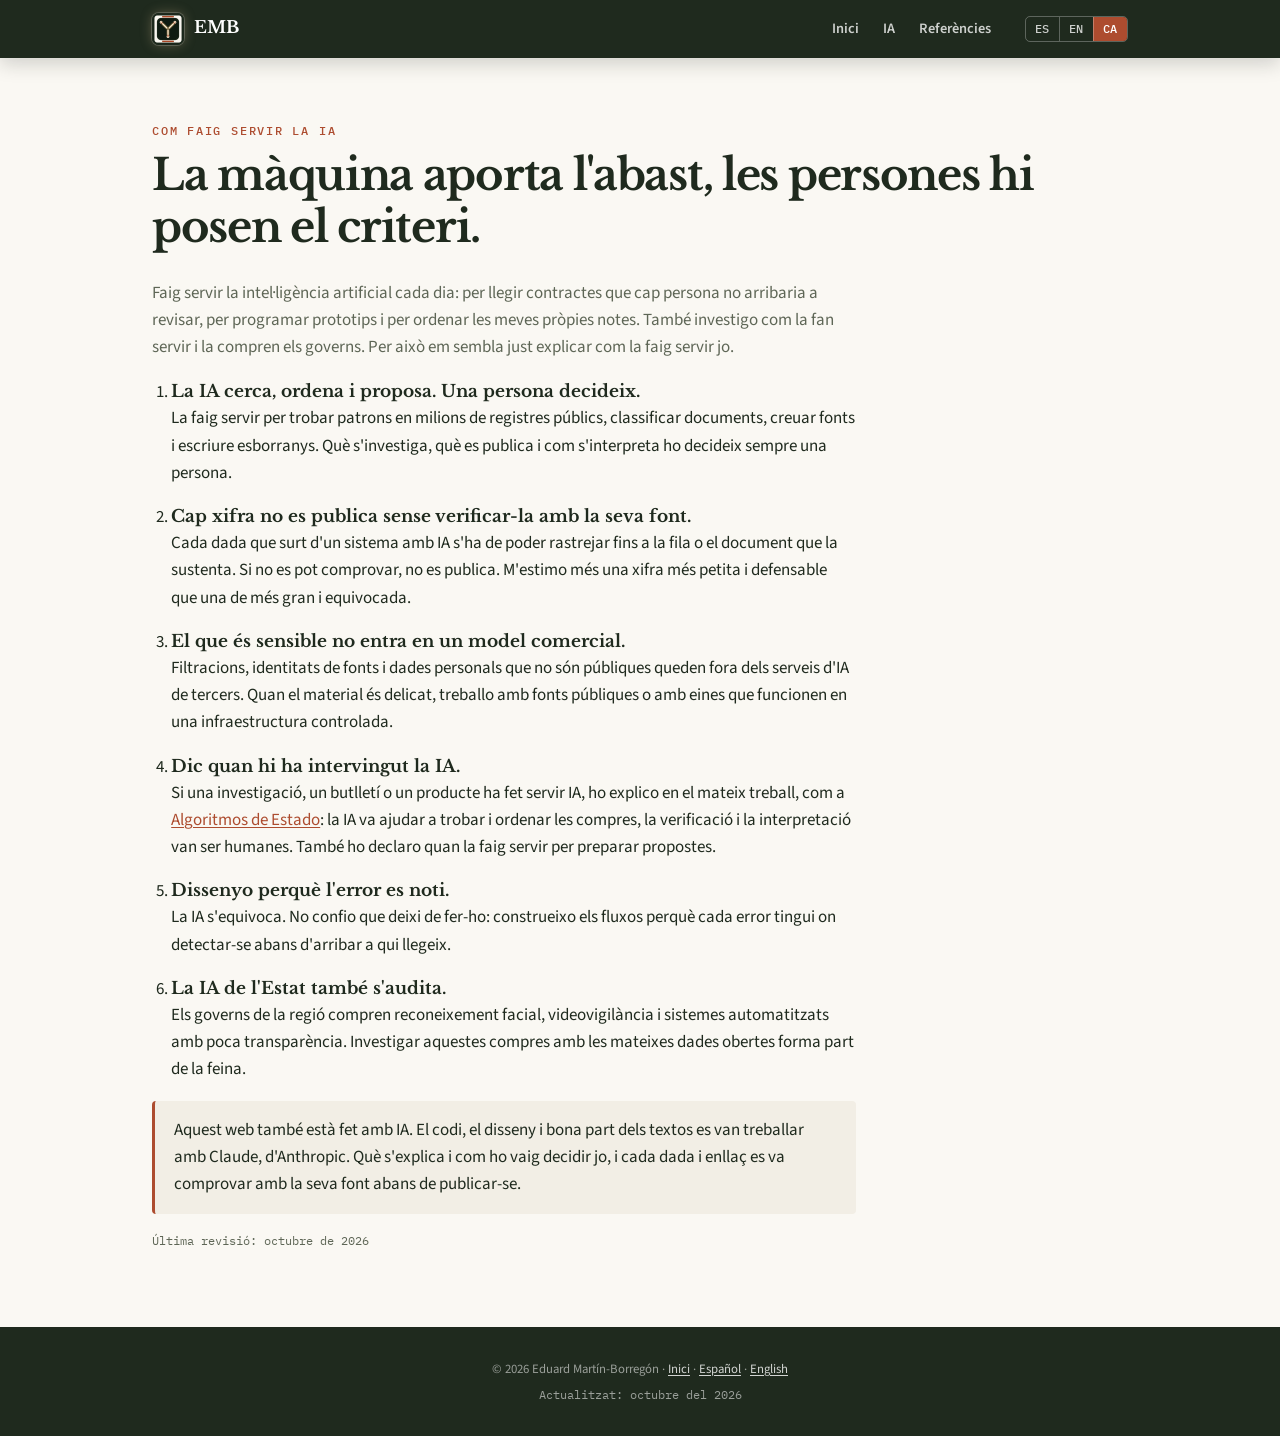
<file: ca/ia.html>
<!DOCTYPE html>
<html lang="ca">
<head>
	<!-- Google tag (gtag.js) -->
	<script async src="https://www.googletagmanager.com/gtag/js?id=G-W6K7R63HX7"></script>
	<script>
		window.dataLayer = window.dataLayer || [];
		function gtag(){dataLayer.push(arguments);}
		gtag('js', new Date());

		gtag('config', 'G-W6K7R63HX7');
	</script>
	<meta charset="utf-8" />
	<meta name="viewport" content="width=device-width, initial-scale=1" />
	<meta name="theme-color" content="#1F2A1E" />
	<title>Com faig servir la IA | Eduard Martín-Borregón</title>
	<meta name="description" content="Principis amb què Eduard Martín-Borregón fa servir la intel·ligència artificial en el periodisme de dades, la investigació i els productes d'Abrimos.info." />
	<meta name="author" content="Eduard Martín-Borregón" />
	<link rel="canonical" href="https://emartinborregon.com/ca/ia.html" />
	<link rel="alternate" hreflang="es" href="https://emartinborregon.com/ia.html" />
	<link rel="alternate" hreflang="x-default" href="https://emartinborregon.com/ia.html" />
	<link rel="alternate" hreflang="en" href="https://emartinborregon.com/en/ai.html" />
	<link rel="alternate" hreflang="ca" href="https://emartinborregon.com/ca/ia.html" />
	<link rel="icon" href="../favicon.ico" sizes="32x32" />
	<link rel="icon" href="../favicon.svg" type="image/svg+xml" />
	<link rel="icon" href="../icon-192.png" type="image/png" sizes="192x192" />
	<link rel="apple-touch-icon" href="../apple-touch-icon.png" />
	<meta name="robots" content="index, follow, max-image-preview:large, max-snippet:-1" />
	<meta property="og:type" content="article" />
	<meta property="og:site_name" content="Eduard Martín-Borregón" />
	<meta property="og:locale" content="ca_ES" />
	<meta property="og:locale:alternate" content="es_MX" />
	<meta property="og:locale:alternate" content="en_US" />
	<meta property="og:url" content="https://emartinborregon.com/ca/ia.html" />
	<meta property="og:title" content="Com faig servir la IA | Eduard Martín-Borregón" />
	<meta property="og:description" content="Principis amb què Eduard Martín-Borregón fa servir la intel·ligència artificial en el periodisme de dades, la investigació i els productes d'Abrimos.info." />
	<meta property="og:image" content="https://emartinborregon.com/images/og-emb.jpg?v=3" />
	<meta property="og:image:width" content="1200" />
	<meta property="og:image:height" content="630" />
	<meta property="og:image:alt" content="Retrat d'Eduard Martín-Borregón" />
	<meta name="twitter:card" content="summary_large_image" />
	<meta name="twitter:creator" content="@emartinborregon" />
	<script type="application/ld+json">
{
 "@context": "https://schema.org",
 "@graph": [
  {
   "@type": "WebSite",
   "@id": "https://emartinborregon.com/#website",
   "url": "https://emartinborregon.com/",
   "name": "Eduard Martín-Borregón",
   "inLanguage": [
    "es",
    "en",
    "ca"
   ],
   "publisher": {
    "@id": "https://emartinborregon.com/#person"
   }
  },
  {
   "@type": "WebPage",
   "@id": "https://emartinborregon.com/ca/ia.html#webpage",
   "url": "https://emartinborregon.com/ca/ia.html",
   "name": "Com faig servir la IA | Eduard Martín-Borregón",
   "inLanguage": "ca",
   "isPartOf": {
    "@id": "https://emartinborregon.com/#website"
   },
   "about": {
    "@id": "https://emartinborregon.com/#person"
   },
   "author": {
    "@id": "https://emartinborregon.com/#person"
   },
   "dateModified": "2026-10-14"
  },
  {
   "@type": "Person",
   "@id": "https://emartinborregon.com/#person",
   "name": "Eduard Martín-Borregón",
   "givenName": "Eduard",
   "familyName": "Martín-Borregón",
   "alternateName": [
    "Edu Martín-Borregón",
    "Eduard Martín Borregón",
    "Eduard Martin-Borregon",
    "Eduard Martín-Borregon",
    "EMB"
   ],
   "url": "https://emartinborregon.com/ca/",
   "image": "https://emartinborregon.com/images/emb-retrato.jpg",
   "email": "mailto:edu@abrimos.info",
   "description": "Eduard Martín-Borregón és periodista de dades i director executiu d'Abrimos.info. Va ser Mozilla Tech+Society Fellow entre el 2024 i el 2026, va cofundar Méxicoleaks i Amnesia i va liderar TodosLosContratos.mx, guanyador del Sigma Award 2020. Des de fa més de 15 anys construeix eines obertes per seguir els diners públics, ara també amb intel·ligència artificial.",
   "jobTitle": "Director executiu d'Abrimos.info",
   "hasOccupation": {
    "@type": "Occupation",
    "name": "Periodista de dades"
   },
   "worksFor": {
    "@type": "Organization",
    "name": "Abrimos.info",
    "url": "https://abrimos.info"
   },
   "homeLocation": {
    "@type": "Place",
    "name": "Ciutat de Mèxic"
   },
   "knowsLanguage": [
    "es",
    "en",
    "ca"
   ],
   "knowsAbout": [
    "Periodisme de dades",
    "Contractació pública",
    "Transparència i accés a la informació",
    "Dades obertes",
    "Tecnologia cívica",
    "Intel·ligència artificial aplicada a l'interès públic",
    "Rendició de comptes de la IA",
    "Preservació d'arxius públics",
    "Beneficiaris finals"
   ],
   "alumniOf": [
    {
     "@type": "CollegeOrUniversity",
     "name": "Universitat Ramon Llull - Blanquerna"
    },
    {
     "@type": "CollegeOrUniversity",
     "name": "Universidad Rey Juan Carlos"
    },
    {
     "@type": "CollegeOrUniversity",
     "name": "Universitat Autònoma de Barcelona"
    }
   ],
   "award": [
    "Mozilla Tech+Society Fellowship 2024-2026",
    "Menció especial, Data360 Challenge 2026 (Media Party i Banc Mundial)",
    "Menció honorífica en periodisme de dades, premis SIP 2022",
    "Sigma Award 2020, TodosLosContratos.mx",
    "Nominat al Premi Gabo d'Innovació 2020, TodosLosContratos.mx",
    "Menció honorífica COLPIN 2020, La mafia de la ciencia",
    "Premi FRIDA 2016, Méxicoleaks",
    "Nominat al Premi Gabo d'Innovació 2016, Méxicoleaks",
    "Beca Google a l'Excel·lència 2012"
   ],
   "sameAs": [
    "https://www.linkedin.com/in/emartinborregon/",
    "https://x.com/emartinborregon",
    "https://github.com/emartinborregon",
    "https://www.instagram.com/emartinborregon",
    "https://www.flickr.com/photos/emartinborregon/",
    "https://www.wikidata.org/wiki/Q19998327",
    "https://ca.wikipedia.org/wiki/Eduard_Mart%C3%ADn-Borreg%C3%B3n",
    "https://pulitzercenter.org/people/eduard-martin-borregon",
    "https://www.mozillafoundation.org/en/what-we-do/grantmaking/fellowship/eduard-martin-borregon/",
    "https://www.proceso.com.mx/autor/eduard-martin-borregon.html"
   ]
  },
  {
   "@type": "BreadcrumbList",
   "itemListElement": [
    {
     "@type": "ListItem",
     "position": 1,
     "name": "Inici",
     "item": "https://emartinborregon.com/ca/"
    },
    {
     "@type": "ListItem",
     "position": 2,
     "name": "Com faig servir la IA",
     "item": "https://emartinborregon.com/ca/ia.html"
    }
   ]
  }
 ]
}
	</script>
	<link rel="stylesheet" href="../style.css" />
</head>
<body>
<a class="skip" href="#main">Salta al contingut</a>

<nav class="top">
	<div class="wrap">
		<a class="logo" href="index.html"><img src="../images/logo-fluzos.png" alt="" width="28" height="28" /><span>EMB</span></a>
		<ul class="menu" aria-label="Menú principal">
			<li><a href="index.html">Inici</a></li>
			<li><a href="index.html#ia">IA</a></li>
			<li><a href="referencies.html">Referències</a></li>
		</ul>
		<div class="lang" role="group" aria-label="Idioma"><a href="../ia.html" hreflang="es" lang="es">ES</a><a href="../en/ai.html" hreflang="en" lang="en">EN</a><span aria-current="true">CA</span></div>
	</div>
</nav>

<main id="main">

<section>
	<div class="wrap policy">
		<span class="label">Com faig servir la IA</span>
		<h1>La màquina aporta l'abast, les persones hi posen el criteri.</h1>
		<p class="prose muted">Faig servir la intel·ligència artificial cada dia: per llegir contractes que cap persona no arribaria a revisar, per programar prototips i per ordenar les meves pròpies notes. També investigo com la fan servir i la compren els governs. Per això em sembla just explicar com la faig servir jo.</p>
		<ol>
			<li><strong>La IA cerca, ordena i proposa. Una persona decideix.</strong>La faig servir per trobar patrons en milions de registres públics, classificar documents, creuar fonts i escriure esborranys. Què s'investiga, què es publica i com s'interpreta ho decideix sempre una persona.</li>
			<li><strong>Cap xifra no es publica sense verificar-la amb la seva font.</strong>Cada dada que surt d'un sistema amb IA s'ha de poder rastrejar fins a la fila o el document que la sustenta. Si no es pot comprovar, no es publica. M'estimo més una xifra més petita i defensable que una de més gran i equivocada.</li>
			<li><strong>El que és sensible no entra en un model comercial.</strong>Filtracions, identitats de fonts i dades personals que no són públiques queden fora dels serveis d'IA de tercers. Quan el material és delicat, treballo amb fonts públiques o amb eines que funcionen en una infraestructura controlada.</li>
			<li><strong>Dic quan hi ha intervingut la IA.</strong>Si una investigació, un butlletí o un producte ha fet servir IA, ho explico en el mateix treball, com a <a href="https://www.agenciaocote.com/blog/2026/07/08/ia-videovigilancia-control/" target="_blank" rel="noopener">Algoritmos de Estado</a>: la IA va ajudar a trobar i ordenar les compres, la verificació i la interpretació van ser humanes. També ho declaro quan la faig servir per preparar propostes.</li>
			<li><strong>Dissenyo perquè l'error es noti.</strong>La IA s'equivoca. No confio que deixi de fer-ho: construeixo els fluxos perquè cada error tingui on detectar-se abans d'arribar a qui llegeix.</li>
			<li><strong>La IA de l'Estat també s'audita.</strong>Els governs de la regió compren reconeixement facial, videovigilància i sistemes automatitzats amb poca transparència. Investigar aquestes compres amb les mateixes dades obertes forma part de la feina.</li>
		</ol>
		<p class="prose built-with-ai">Aquest web també està fet amb IA. El codi, el disseny i bona part dels textos es van treballar amb Claude, d'Anthropic. Què s'explica i com ho vaig decidir jo, i cada dada i enllaç es va comprovar amb la seva font abans de publicar-se.</p>
		<p class="mono">Última revisió: octubre de 2026</p>
	</div>
</section>

</main>

<footer>
	© 2026 Eduard Martín-Borregón · <a href="index.html">Inici</a> · <a href="../ia.html" hreflang="es" lang="es">Español</a> · <a href="../en/ai.html" hreflang="en" lang="en">English</a><br /><span class="updated">Actualitzat: octubre del 2026</span>
</footer>

</body>
</html>
</file>
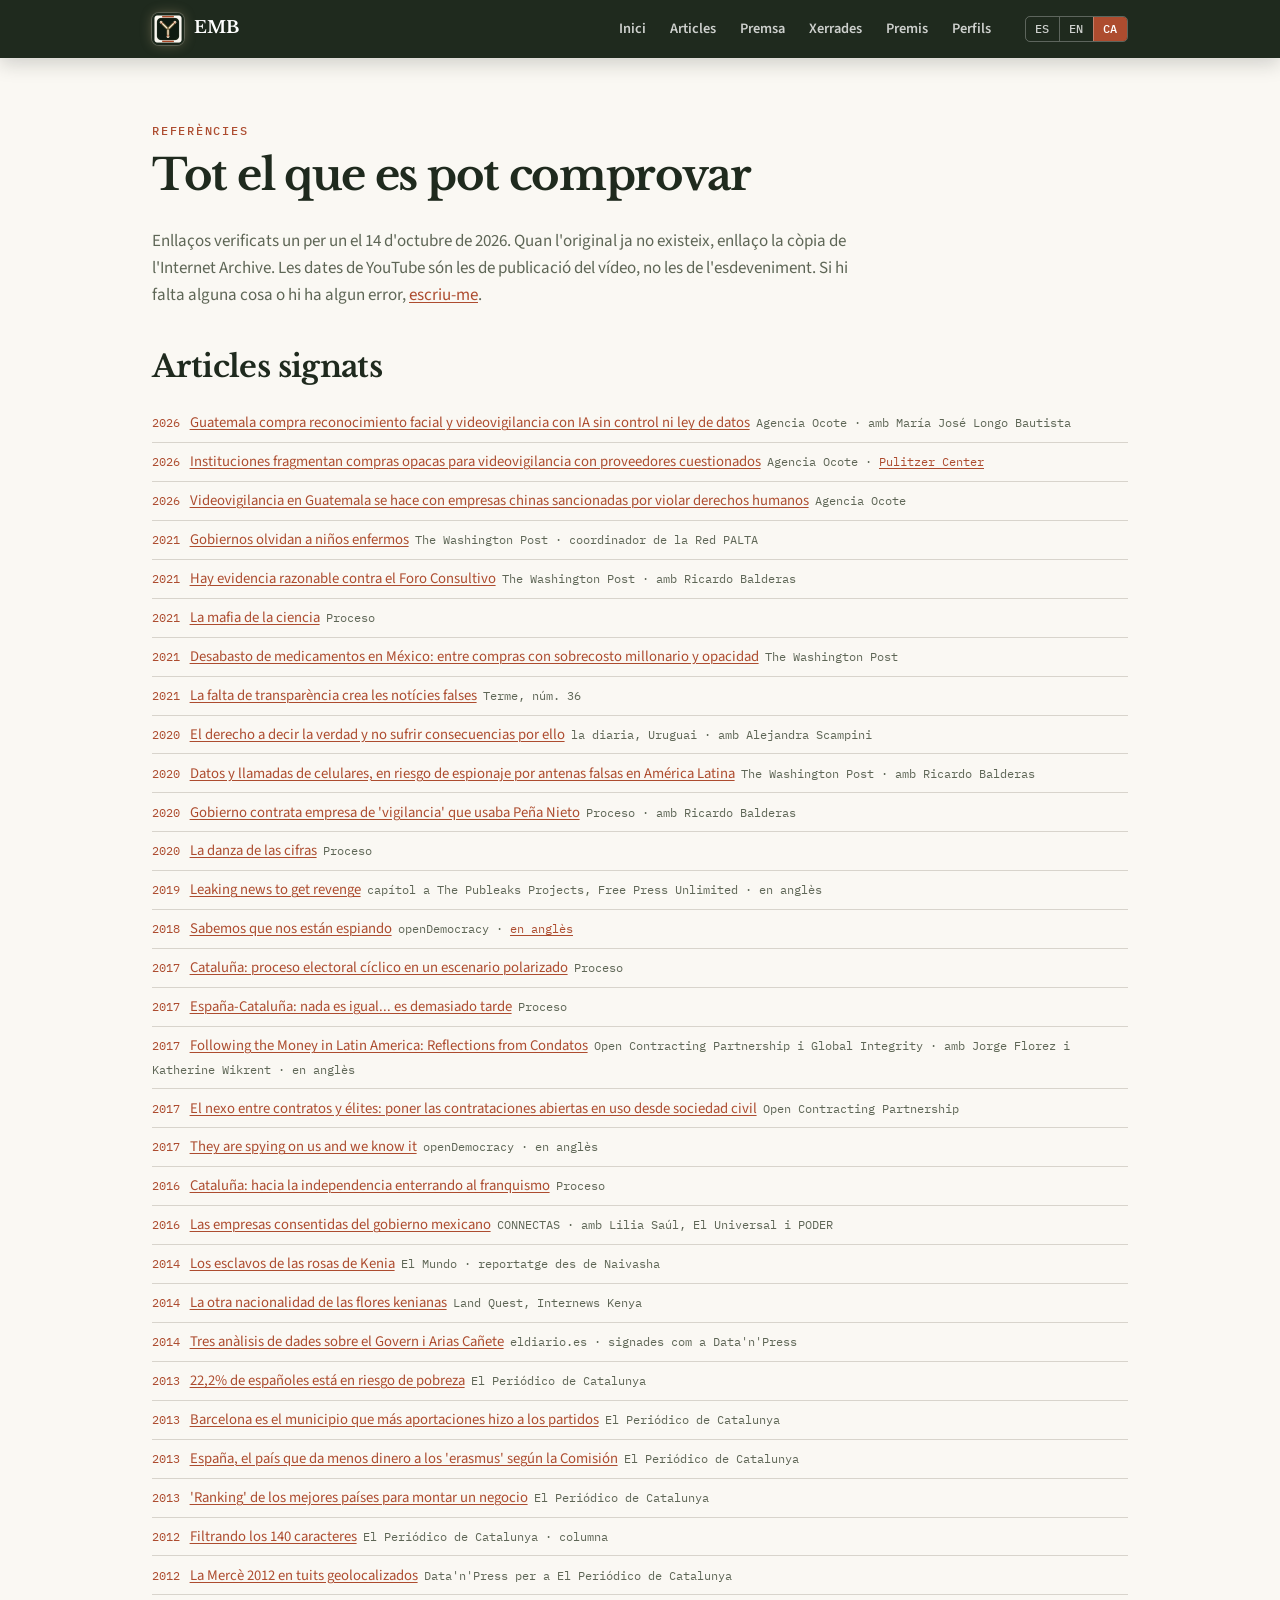
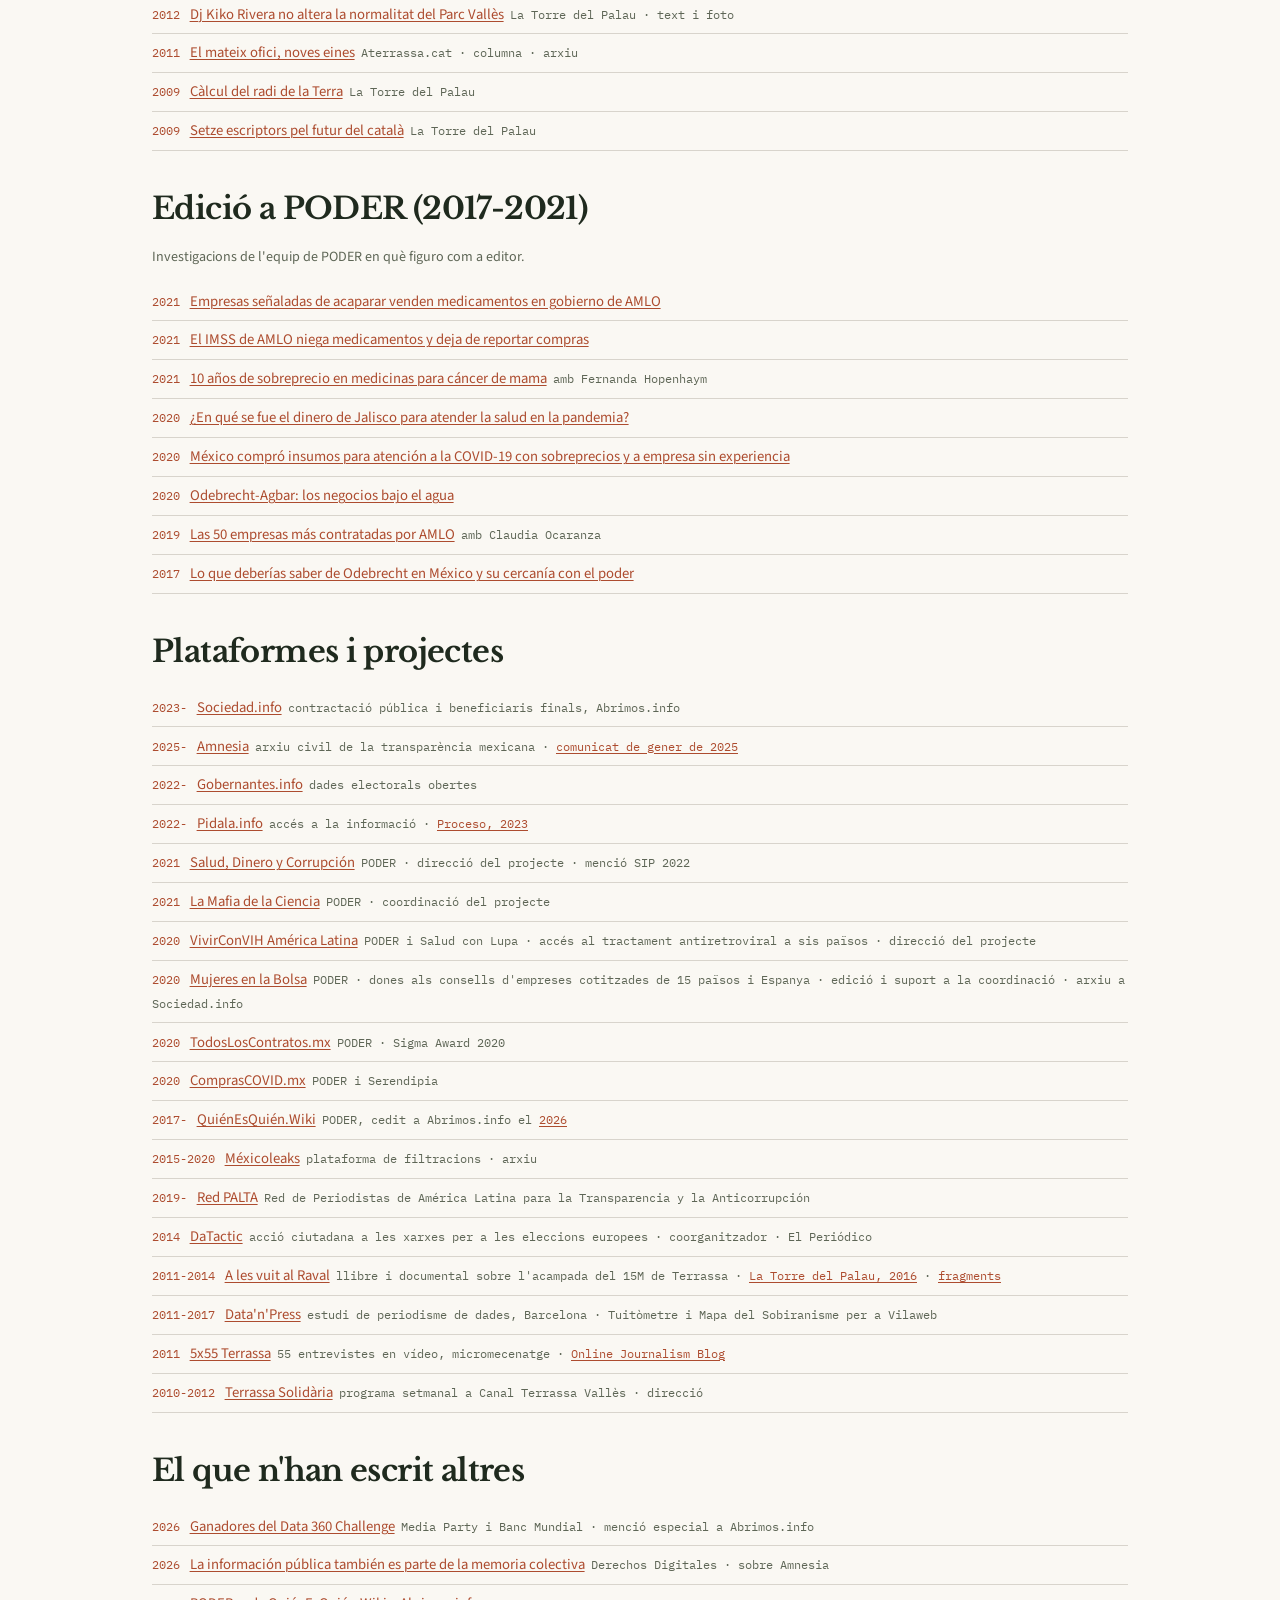
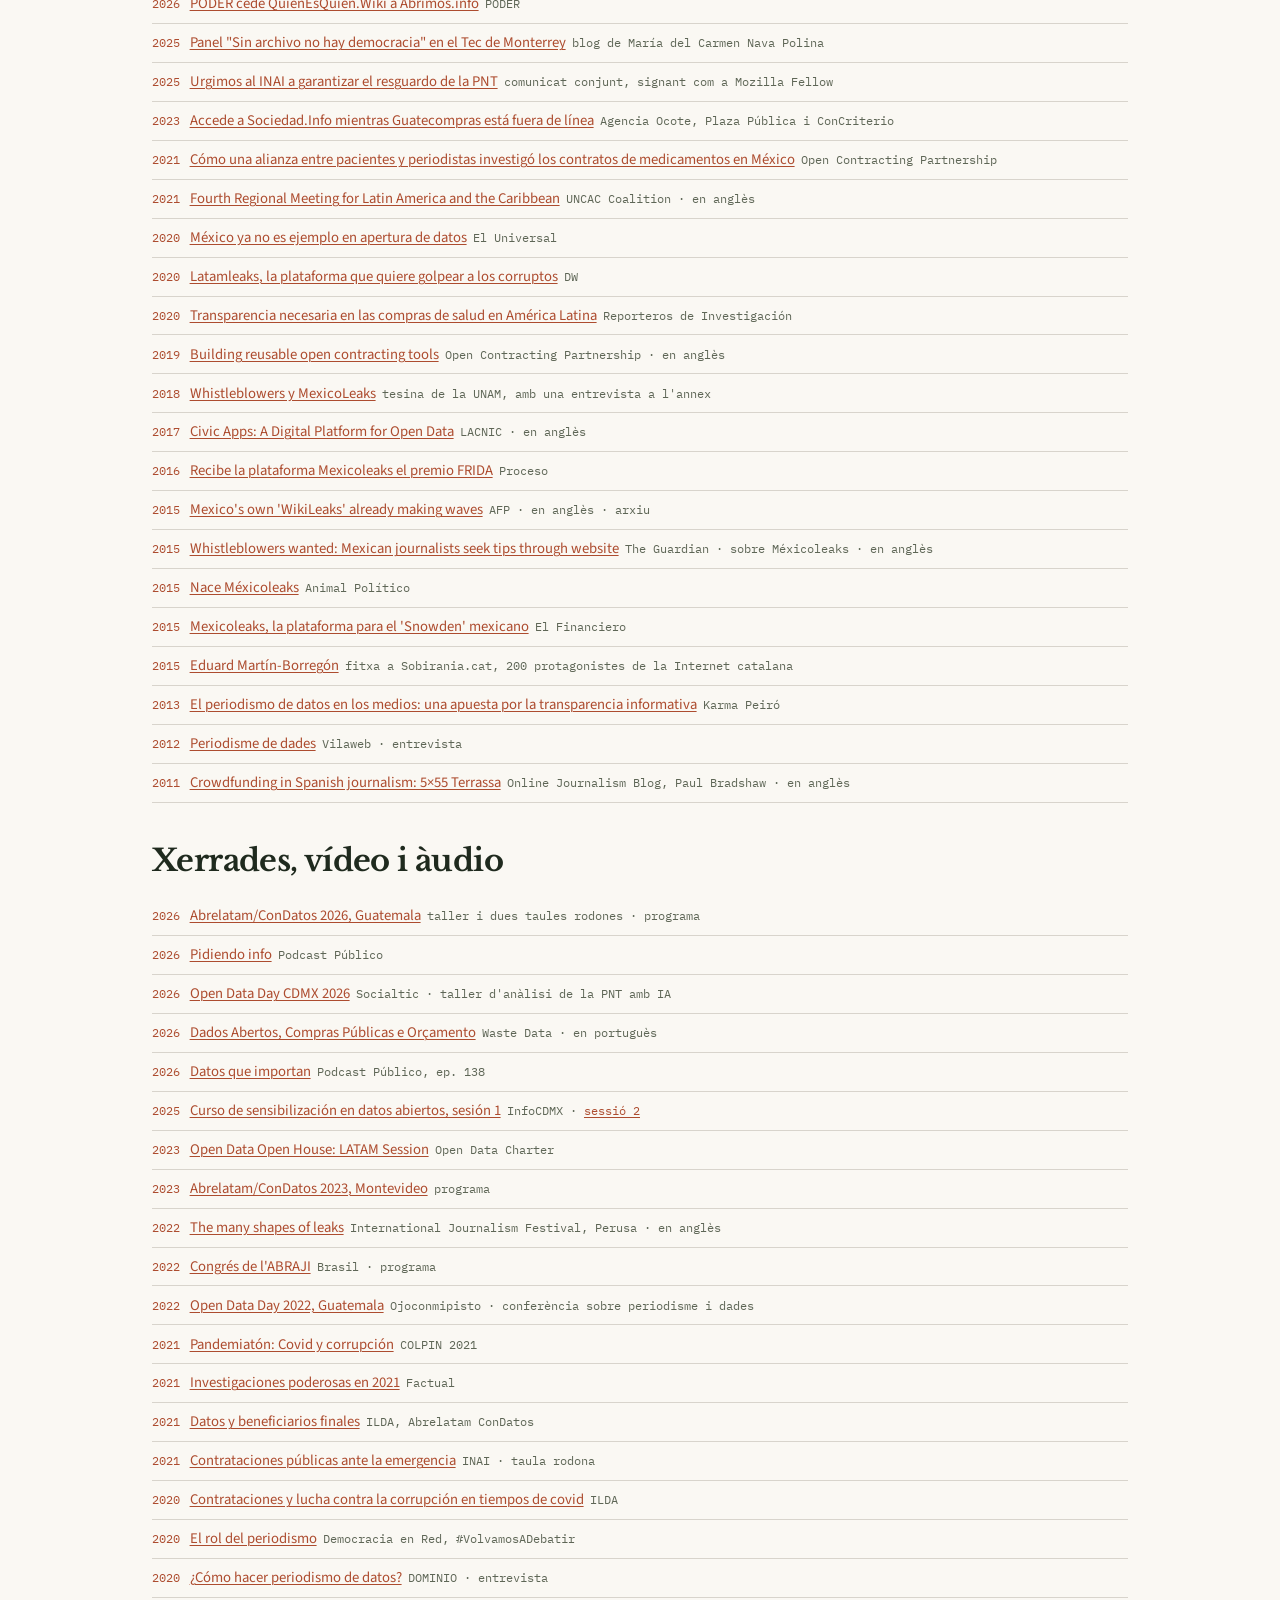
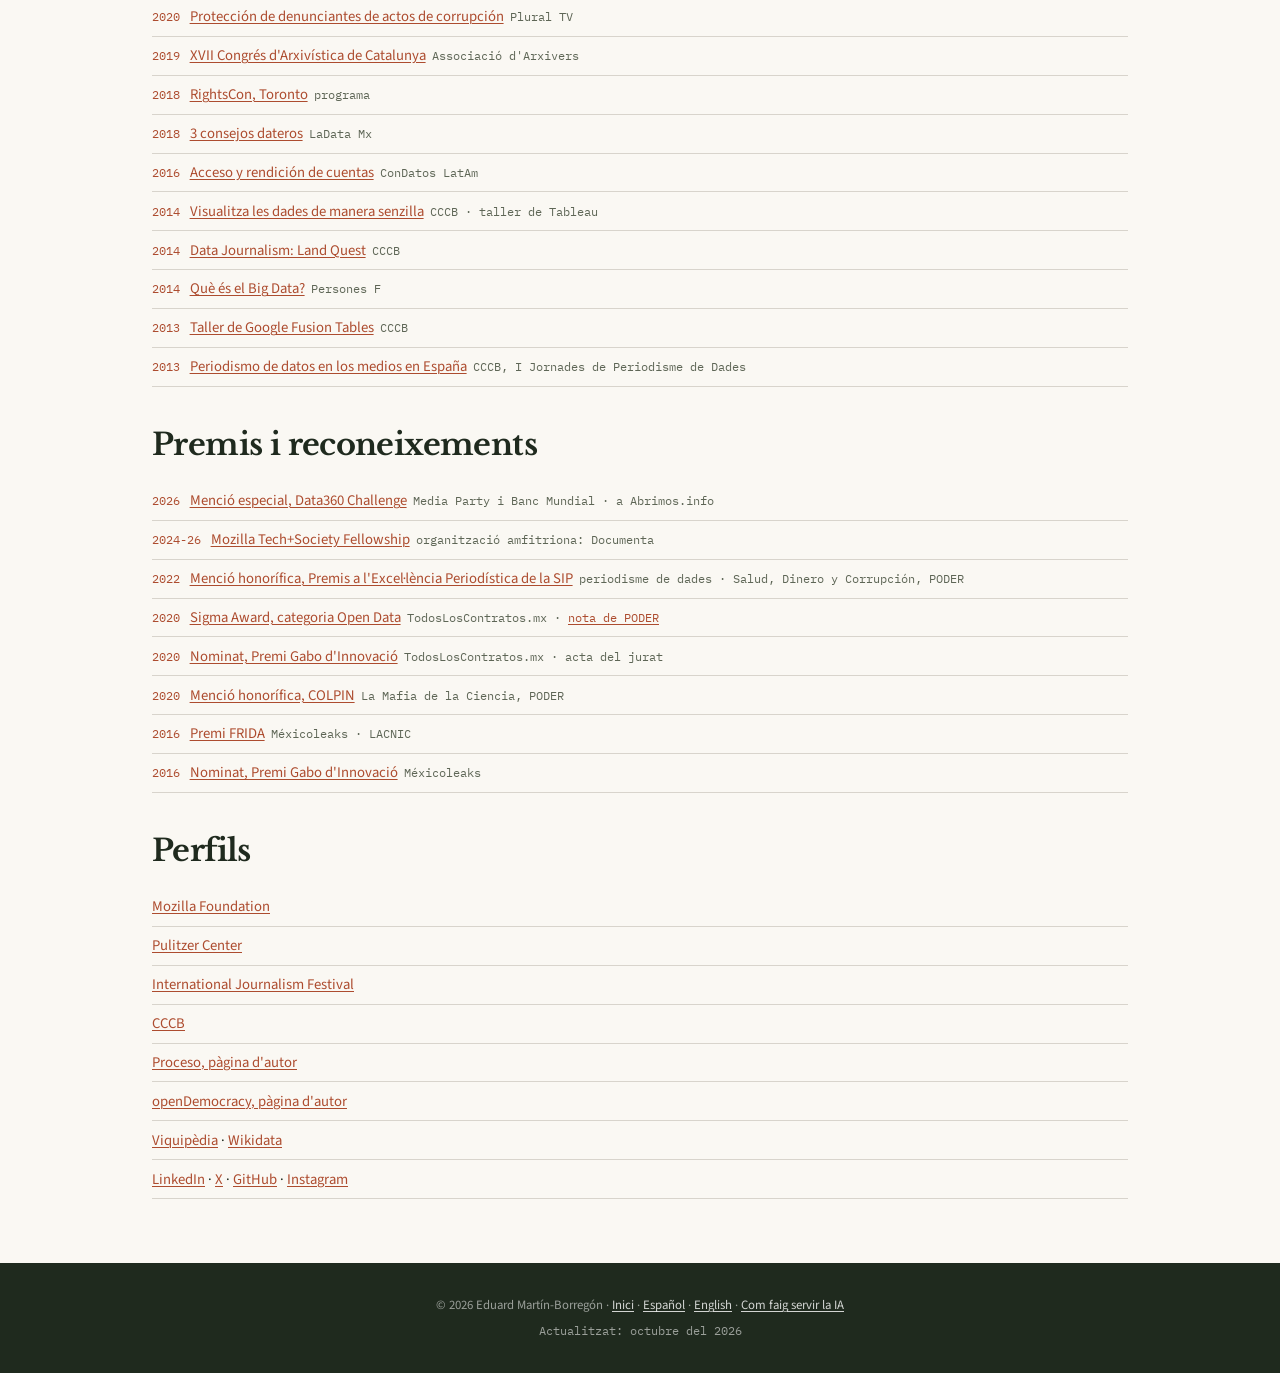
<file: ca/referencies.html>
<!DOCTYPE html>
<html lang="ca">
<head>
	<!-- Google tag (gtag.js) -->
	<script async src="https://www.googletagmanager.com/gtag/js?id=G-W6K7R63HX7"></script>
	<script>
		window.dataLayer = window.dataLayer || [];
		function gtag(){dataLayer.push(arguments);}
		gtag('js', new Date());

		gtag('config', 'G-W6K7R63HX7');
	</script>
	<meta charset="utf-8" />
	<meta name="viewport" content="width=device-width, initial-scale=1" />
	<meta name="theme-color" content="#1F2A1E" />
	<title>Referències | Eduard Martín-Borregón</title>
	<meta name="description" content="Llista verificada d'articles, cobertura de premsa, xerrades, premis i perfils d'Eduard Martín-Borregón, periodista de dades i director d'Abrimos.info." />
	<meta name="author" content="Eduard Martín-Borregón" />
	<link rel="canonical" href="https://emartinborregon.com/ca/referencies.html" />
	<link rel="alternate" hreflang="es" href="https://emartinborregon.com/referencias.html" />
	<link rel="alternate" hreflang="x-default" href="https://emartinborregon.com/referencias.html" />
	<link rel="alternate" hreflang="en" href="https://emartinborregon.com/en/references.html" />
	<link rel="alternate" hreflang="ca" href="https://emartinborregon.com/ca/referencies.html" />
	<link rel="icon" href="../favicon.ico" sizes="32x32" />
	<link rel="icon" href="../favicon.svg" type="image/svg+xml" />
	<link rel="icon" href="../icon-192.png" type="image/png" sizes="192x192" />
	<link rel="apple-touch-icon" href="../apple-touch-icon.png" />
	<meta name="robots" content="index, follow, max-image-preview:large, max-snippet:-1" />
	<meta property="og:type" content="website" />
	<meta property="og:site_name" content="Eduard Martín-Borregón" />
	<meta property="og:locale" content="ca_ES" />
	<meta property="og:locale:alternate" content="es_MX" />
	<meta property="og:locale:alternate" content="en_US" />
	<meta property="og:url" content="https://emartinborregon.com/ca/referencies.html" />
	<meta property="og:title" content="Referències | Eduard Martín-Borregón" />
	<meta property="og:description" content="Llista verificada d'articles, cobertura de premsa, xerrades, premis i perfils d'Eduard Martín-Borregón, periodista de dades i director d'Abrimos.info." />
	<meta property="og:image" content="https://emartinborregon.com/images/og-emb.jpg?v=3" />
	<meta property="og:image:width" content="1200" />
	<meta property="og:image:height" content="630" />
	<meta property="og:image:alt" content="Retrat d'Eduard Martín-Borregón" />
	<meta name="twitter:card" content="summary_large_image" />
	<meta name="twitter:creator" content="@emartinborregon" />
	<script type="application/ld+json">
{
 "@context": "https://schema.org",
 "@graph": [
  {
   "@type": "WebSite",
   "@id": "https://emartinborregon.com/#website",
   "url": "https://emartinborregon.com/",
   "name": "Eduard Martín-Borregón",
   "inLanguage": [
    "es",
    "en",
    "ca"
   ],
   "publisher": {
    "@id": "https://emartinborregon.com/#person"
   }
  },
  {
   "@type": "CollectionPage",
   "@id": "https://emartinborregon.com/ca/referencies.html#webpage",
   "url": "https://emartinborregon.com/ca/referencies.html",
   "name": "Referències | Eduard Martín-Borregón",
   "inLanguage": "ca",
   "isPartOf": {
    "@id": "https://emartinborregon.com/#website"
   },
   "about": {
    "@id": "https://emartinborregon.com/#person"
   },
   "author": {
    "@id": "https://emartinborregon.com/#person"
   },
   "dateModified": "2026-10-14"
  },
  {
   "@type": "Person",
   "@id": "https://emartinborregon.com/#person",
   "name": "Eduard Martín-Borregón",
   "givenName": "Eduard",
   "familyName": "Martín-Borregón",
   "alternateName": [
    "Edu Martín-Borregón",
    "Eduard Martín Borregón",
    "Eduard Martin-Borregon",
    "Eduard Martín-Borregon",
    "EMB"
   ],
   "url": "https://emartinborregon.com/ca/",
   "image": "https://emartinborregon.com/images/emb-retrato.jpg",
   "email": "mailto:edu@abrimos.info",
   "description": "Eduard Martín-Borregón és periodista de dades i director executiu d'Abrimos.info. Va ser Mozilla Tech+Society Fellow entre el 2024 i el 2026, va cofundar Méxicoleaks i Amnesia i va liderar TodosLosContratos.mx, guanyador del Sigma Award 2020. Des de fa més de 15 anys construeix eines obertes per seguir els diners públics, ara també amb intel·ligència artificial.",
   "jobTitle": "Director executiu d'Abrimos.info",
   "hasOccupation": {
    "@type": "Occupation",
    "name": "Periodista de dades"
   },
   "worksFor": {
    "@type": "Organization",
    "name": "Abrimos.info",
    "url": "https://abrimos.info"
   },
   "homeLocation": {
    "@type": "Place",
    "name": "Ciutat de Mèxic"
   },
   "knowsLanguage": [
    "es",
    "en",
    "ca"
   ],
   "knowsAbout": [
    "Periodisme de dades",
    "Contractació pública",
    "Transparència i accés a la informació",
    "Dades obertes",
    "Tecnologia cívica",
    "Intel·ligència artificial aplicada a l'interès públic",
    "Rendició de comptes de la IA",
    "Preservació d'arxius públics",
    "Beneficiaris finals"
   ],
   "alumniOf": [
    {
     "@type": "CollegeOrUniversity",
     "name": "Universitat Ramon Llull - Blanquerna"
    },
    {
     "@type": "CollegeOrUniversity",
     "name": "Universidad Rey Juan Carlos"
    },
    {
     "@type": "CollegeOrUniversity",
     "name": "Universitat Autònoma de Barcelona"
    }
   ],
   "award": [
    "Mozilla Tech+Society Fellowship 2024-2026",
    "Menció especial, Data360 Challenge 2026 (Media Party i Banc Mundial)",
    "Menció honorífica en periodisme de dades, premis SIP 2022",
    "Sigma Award 2020, TodosLosContratos.mx",
    "Nominat al Premi Gabo d'Innovació 2020, TodosLosContratos.mx",
    "Menció honorífica COLPIN 2020, La mafia de la ciencia",
    "Premi FRIDA 2016, Méxicoleaks",
    "Nominat al Premi Gabo d'Innovació 2016, Méxicoleaks",
    "Beca Google a l'Excel·lència 2012"
   ],
   "sameAs": [
    "https://www.linkedin.com/in/emartinborregon/",
    "https://x.com/emartinborregon",
    "https://github.com/emartinborregon",
    "https://www.instagram.com/emartinborregon",
    "https://www.flickr.com/photos/emartinborregon/",
    "https://www.wikidata.org/wiki/Q19998327",
    "https://ca.wikipedia.org/wiki/Eduard_Mart%C3%ADn-Borreg%C3%B3n",
    "https://pulitzercenter.org/people/eduard-martin-borregon",
    "https://www.mozillafoundation.org/en/what-we-do/grantmaking/fellowship/eduard-martin-borregon/",
    "https://www.proceso.com.mx/autor/eduard-martin-borregon.html"
   ]
  },
  {
   "@type": "BreadcrumbList",
   "itemListElement": [
    {
     "@type": "ListItem",
     "position": 1,
     "name": "Inici",
     "item": "https://emartinborregon.com/ca/"
    },
    {
     "@type": "ListItem",
     "position": 2,
     "name": "Referències",
     "item": "https://emartinborregon.com/ca/referencies.html"
    }
   ]
  }
 ]
}
	</script>
	<link rel="stylesheet" href="../style.css" />
</head>
<body>
<a class="skip" href="#main">Salta al contingut</a>

<nav class="top">
	<div class="wrap">
		<a class="logo" href="index.html"><img src="../images/logo-fluzos.png" alt="" width="28" height="28" /><span>EMB</span></a>
		<ul class="menu" aria-label="Menú principal">
			<li><a href="index.html">Inici</a></li>
			<li><a href="#firmados">Articles</a></li>
			<li><a href="#terceros">Premsa</a></li>
			<li><a href="#charlas">Xerrades</a></li>
			<li><a href="#premios">Premis</a></li>
			<li><a href="#perfiles">Perfils</a></li>
		</ul>
		<div class="lang" role="group" aria-label="Idioma"><a href="../referencias.html" hreflang="es" lang="es">ES</a><a href="../en/references.html" hreflang="en" lang="en">EN</a><span aria-current="true">CA</span></div>
	</div>
</nav>

<main id="main">

<section>
	<div class="wrap refs">
		<span class="label">Referències</span>
		<h1>Tot el que es pot comprovar</h1>
		<p class="prose muted">Enllaços verificats un per un el 14 d'octubre de 2026. Quan l'original ja no existeix, enllaço la còpia de l'Internet Archive. Les dates de YouTube són les de publicació del vídeo, no les de l'esdeveniment. Si hi falta alguna cosa o hi ha algun error, <a href="mailto:edu@abrimos.info">escriu-me</a>.</p>

		<h2 id="firmados">Articles signats</h2>
		<ul>
			<li><span class="y">2026</span><a href="https://www.agenciaocote.com/blog/2026/07/08/ia-videovigilancia-control/" target="_blank" rel="noopener">Guatemala compra reconocimiento facial y videovigilancia con IA sin control ni ley de datos</a><span class="o">Agencia Ocote · amb María José Longo Bautista</span></li>
			<li><span class="y">2026</span><a href="https://www.agenciaocote.com/blog/2026/07/08/ia-videovigilancia-compras/" target="_blank" rel="noopener">Instituciones fragmentan compras opacas para videovigilancia con proveedores cuestionados</a><span class="o">Agencia Ocote · <a href="https://pulitzercenter.org/es/stories/instituciones-fragmentan-compras-opacas-para-videovigilancia-con-proveedores-cuestionados" target="_blank" rel="noopener">Pulitzer Center</a></span></li>
			<li><span class="y">2026</span><a href="https://www.agenciaocote.com/blog/2026/07/16/videovigilancia-en-guatemala-se-hace-con-empresas-chinas-sancionadas-por-violar-derechos-humanos/" target="_blank" rel="noopener">Videovigilancia en Guatemala se hace con empresas chinas sancionadas por violar derechos humanos</a><span class="o">Agencia Ocote</span></li>
			<li><span class="y">2021</span><a href="https://www.washingtonpost.com/es/post-opinion/2021/12/02/ninos-covid-cancer-vih-medicamentos-tratamiento/" target="_blank" rel="noopener">Gobiernos olvidan a niños enfermos</a><span class="o">The Washington Post · coordinador de la Red PALTA</span></li>
			<li><span class="y">2021</span><a href="https://www.washingtonpost.com/es/post-opinion/2021/09/23/fgr-conacyt-denuncia-cientificos-gertz-manero-foro-consultivo/" target="_blank" rel="noopener">Hay evidencia razonable contra el Foro Consultivo</a><span class="o">The Washington Post · amb Ricardo Balderas</span></li>
			<li><span class="y">2021</span><a href="https://www.proceso.com.mx/nacional/2021/9/22/la-mafia-de-la-ciencia-272198.html" target="_blank" rel="noopener">La mafia de la ciencia</a><span class="o">Proceso</span></li>
			<li><span class="y">2021</span><a href="https://www.washingtonpost.com/es/post-opinion/2021/05/10/desbasto-medicamentos-mexico-investigacion-imss-opacidad/" target="_blank" rel="noopener">Desabasto de medicamentos en México: entre compras con sobrecosto millonario y opacidad</a><span class="o">The Washington Post</span></li>
			<li><span class="y">2021</span><a href="https://raco.cat/index.php/Terme/article/view/421128" target="_blank" rel="noopener">La falta de transparència crea les notícies falses</a><span class="o">Terme, núm. 36</span></li>
			<li><span class="y">2020</span><a href="https://ladiaria.com.uy/opinion/articulo/2020/9/el-derecho-a-decir-la-verdad-y-no-sufrir-consecuencias-por-ello/" target="_blank" rel="noopener">El derecho a decir la verdad y no sufrir consecuencias por ello</a><span class="o">la diaria, Uruguai · amb Alejandra Scampini</span></li>
			<li><span class="y">2020</span><a href="https://www.washingtonpost.com/es/post-opinion/2020/05/31/datos-y-llamadas-de-celulares-en-riesgo-de-espionaje-por-antenas-falsas-en-america-latina/" target="_blank" rel="noopener">Datos y llamadas de celulares, en riesgo de espionaje por antenas falsas en América Latina</a><span class="o">The Washington Post · amb Ricardo Balderas</span></li>
			<li><span class="y">2020</span><a href="https://www.proceso.com.mx/reportajes/2020/5/30/gobierno-contrata-empresa-de-vigilancia-que-usaba-pena-nieto-243715.html" target="_blank" rel="noopener">Gobierno contrata empresa de 'vigilancia' que usaba Peña Nieto</a><span class="o">Proceso · amb Ricardo Balderas</span></li>
			<li><span class="y">2020</span><a href="https://www.proceso.com.mx/reportajes/2020/5/19/la-danza-de-las-cifras-243133.html" target="_blank" rel="noopener">La danza de las cifras</a><span class="o">Proceso</span></li>
			<li><span class="y">2019</span><a href="https://docslib.org/doc/1747143/the-publeaks-projects" target="_blank" rel="noopener">Leaking news to get revenge</a><span class="o">capítol a The Publeaks Projects, Free Press Unlimited · en anglès</span></li>
			<li><span class="y">2018</span><a href="https://www.opendemocracy.net/es/sabemos-que-nos-est-n-espiando-0/" target="_blank" rel="noopener">Sabemos que nos están espiando</a><span class="o">openDemocracy · <a href="https://www.opendemocracy.net/en/we-know-they-are-spying-on-us/" target="_blank" rel="noopener">en anglès</a></span></li>
			<li><span class="y">2017</span><a href="https://www.proceso.com.mx/internacional/2017/12/23/cataluna-proceso-electoral-ciclico-en-un-escenario-polarizado-197076.html" target="_blank" rel="noopener">Cataluña: proceso electoral cíclico en un escenario polarizado</a><span class="o">Proceso</span></li>
			<li><span class="y">2017</span><a href="https://www.proceso.com.mx/opinion/2017/10/2/espana-cataluna-nada-es-igual-es-demasiado-tarde-192462.html" target="_blank" rel="noopener">España-Cataluña: nada es igual... es demasiado tarde</a><span class="o">Proceso</span></li>
			<li><span class="y">2017</span><a href="https://www.open-contracting.org/2017/09/15/following-money-latin-america-reflections-condatos/" target="_blank" rel="noopener">Following the Money in Latin America: Reflections from Condatos</a><span class="o">Open Contracting Partnership i Global Integrity · amb Jorge Florez i Katherine Wikrent · en anglès</span></li>
			<li><span class="y">2017</span><a href="https://www.open-contracting.org/2017/05/22/el-nexo-entre-contratos-y-elites-poner-las-contrataciones-abiertas-en-uso-desde-sociedad-civil/" target="_blank" rel="noopener">El nexo entre contratos y élites: poner las contrataciones abiertas en uso desde sociedad civil</a><span class="o">Open Contracting Partnership</span></li>
			<li><span class="y">2017</span><a href="https://www.opendemocracy.net/en/they-are-spying-on-us-and-we-know-it/" target="_blank" rel="noopener">They are spying on us and we know it</a><span class="o">openDemocracy · en anglès</span></li>
			<li><span class="y">2016</span><a href="https://www.proceso.com.mx/internacional/2016/9/30/cataluna-hacia-la-independencia-enterrando-al-franquismo-171429.html" target="_blank" rel="noopener">Cataluña: hacia la independencia enterrando al franquismo</a><span class="o">Proceso</span></li>
			<li><span class="y">2016</span><a href="https://www.connectas.org/las-empresas-consentidas-del-gobierno-mexicano/" target="_blank" rel="noopener">Las empresas consentidas del gobierno mexicano</a><span class="o">CONNECTAS · amb Lilia Saúl, El Universal i PODER</span></li>
			<li><span class="y">2014</span><a href="https://www.elmundo.es/internacional/2014/01/16/52d52972268e3e9f318b456f.html" target="_blank" rel="noopener">Los esclavos de las rosas de Kenia</a><span class="o">El Mundo · reportatge des de Naivasha</span></li>
			<li><span class="y">2014</span><a href="https://internewske.org/landquest_subdomain/espanol-la-otra-nacionalidad-de-las-flores-kenianas.html" target="_blank" rel="noopener">La otra nacionalidad de las flores kenianas</a><span class="o">Land Quest, Internews Kenya</span></li>
			<li><span class="y">2014</span><a href="https://www.eldiario.es/autores/data_n_press/" target="_blank" rel="noopener">Tres anàlisis de dades sobre el Govern i Arias Cañete</a><span class="o">eldiario.es · signades com a Data'n'Press</span></li>
			<li><span class="y">2013</span><a href="https://www.elperiodico.com/es/economia/20131205/222-de-espanoles-esta-en-riesgo-de-pobreza-2898670" target="_blank" rel="noopener">22,2% de españoles está en riesgo de pobreza</a><span class="o">El Periódico de Catalunya</span></li>
			<li><span class="y">2013</span><a href="https://www.elperiodico.com/es/politica/20131111/barcelona-aportaciones-partidos-politicos-2828790" target="_blank" rel="noopener">Barcelona es el municipio que más aportaciones hizo a los partidos</a><span class="o">El Periódico de Catalunya</span></li>
			<li><span class="y">2013</span><a href="https://www.elperiodico.com/es/sociedad/20131104/espana-dinero-mes-erasmus-comision-europea-2807569" target="_blank" rel="noopener">España, el país que da menos dinero a los 'erasmus' según la Comisión</a><span class="o">El Periódico de Catalunya</span></li>
			<li><span class="y">2013</span><a href="https://www.elperiodico.com/es/economia/20131029/grafico-ranking-paises-negocios-2793111" target="_blank" rel="noopener">'Ranking' de los mejores países para montar un negocio</a><span class="o">El Periódico de Catalunya</span></li>
			<li><span class="y">2012</span><a href="https://www.elperiodico.com/es/sociedad/20120127/filtrando-los-140-caracteres-1359861" target="_blank" rel="noopener">Filtrando los 140 caracteres</a><span class="o">El Periódico de Catalunya · columna</span></li>
			<li><span class="y">2012</span><a href="https://datanpress.com/es/node/28" target="_blank" rel="noopener">La Mercè 2012 en tuits geolocalizados</a><span class="o">Data'n'Press per a El Periódico de Catalunya</span></li>
			<li><span class="y">2012</span><a href="https://naciodigital.cat/latorredelpalau/societat/dj-kiko-rivera-no-altera-la-normalitat-del-parc-valles_1129367_102.html" target="_blank" rel="noopener">Dj Kiko Rivera no altera la normalitat del Parc Vallès</a><span class="o">La Torre del Palau · text i foto</span></li>
			<li><span class="y">2011</span><a href="https://web.archive.org/web/20110515064240/http://www.aterrassa.cat:80/ca/notices/2011/04/el_mateix_ofici__noves_eines_15547.php" target="_blank" rel="noopener">El mateix ofici, noves eines</a><span class="o">Aterrassa.cat · columna · arxiu</span></li>
			<li><span class="y">2009</span><a href="https://naciodigital.cat/latorredelpalau/politica/cagravelcul-del-radi-de-la-terra_1016172_102.html" target="_blank" rel="noopener">Càlcul del radi de la Terra</a><span class="o">La Torre del Palau</span></li>
			<li><span class="y">2009</span><a href="https://naciodigital.cat/latorredelpalau/cultura-i-mitjans/setze-escriptors-pel-futur-del-catalagrave.html" target="_blank" rel="noopener">Setze escriptors pel futur del català</a><span class="o">La Torre del Palau</span></li>
		</ul>

		<h2 id="edicion">Edició a PODER (2017-2021)</h2>
		<p class="prose muted small">Investigacions de l'equip de PODER en què figuro com a editor.</p>
		<ul>
			<li><span class="y">2021</span><a href="https://poderlatam.org/2021/06/empresas-senaladas-de-acaparar-venden-medicamentos-en-gobierno-de-amlo/" target="_blank" rel="noopener">Empresas señaladas de acaparar venden medicamentos en gobierno de AMLO</a></li>
			<li><span class="y">2021</span><a href="https://poderlatam.org/2021/05/el-imss-de-amlo-niega-medicamentos-y-deja-de-reportar-compras/" target="_blank" rel="noopener">El IMSS de AMLO niega medicamentos y deja de reportar compras</a></li>
			<li><span class="y">2021</span><a href="https://poderlatam.org/2021/03/10-anos-de-sobreprecio-en-medicinas-para-cancer-de-mama/" target="_blank" rel="noopener">10 años de sobreprecio en medicinas para cáncer de mama</a><span class="o">amb Fernanda Hopenhaym</span></li>
			<li><span class="y">2020</span><a href="https://poderlatam.org/2020/11/en-que-se-fue-el-dinero-de-jalisco-para-atender-la-salud-en-la-pandemia/" target="_blank" rel="noopener">¿En qué se fue el dinero de Jalisco para atender la salud en la pandemia?</a></li>
			<li><span class="y">2020</span><a href="https://poderlatam.org/2020/06/mexico-compro-insumos-para-atencion-a-la-covid-19-con-sobreprecios-y-a-empresa-sin-experiencia/" target="_blank" rel="noopener">México compró insumos para atención a la COVID-19 con sobreprecios y a empresa sin experiencia</a></li>
			<li><span class="y">2020</span><a href="https://poderlatam.org/2020/02/odebrecht-agbar-los-negocios-bajo-el-agua/" target="_blank" rel="noopener">Odebrecht-Agbar: los negocios bajo el agua</a></li>
			<li><span class="y">2019</span><a href="https://poderlatam.org/2019/10/las-50-empresas-mas-contratadas-por-amlo/" target="_blank" rel="noopener">Las 50 empresas más contratadas por AMLO</a><span class="o">amb Claudia Ocaranza</span></li>
			<li><span class="y">2017</span><a href="https://poderlatam.org/2017/05/todo-lo-que-deberias-saber-de-odebrecht-en-mexico-y-su-cercania-con-el-poder/" target="_blank" rel="noopener">Lo que deberías saber de Odebrecht en México y su cercanía con el poder</a></li>
		</ul>

		<h2 id="plataformas">Plataformes i projectes</h2>
		<ul>
			<li><span class="y">2023-</span><a href="https://sociedad.info" target="_blank" rel="noopener">Sociedad.info</a><span class="o">contractació pública i beneficiaris finals, Abrimos.info</span></li>
			<li><span class="y">2025-</span><a href="https://amnesia.lat" target="_blank" rel="noopener">Amnesia</a><span class="o">arxiu civil de la transparència mexicana · <a href="https://mexicoevalua.org/wp-content/uploads/2025/01/pnt-pdf.pdf" target="_blank" rel="noopener">comunicat de gener de 2025</a></span></li>
			<li><span class="y">2022-</span><a href="https://gobernantes.info" target="_blank" rel="noopener">Gobernantes.info</a><span class="o">dades electorals obertes</span></li>
			<li><span class="y">2022-</span><a href="https://pidala.info" target="_blank" rel="noopener">Pidala.info</a><span class="o">accés a la informació · <a href="https://www.proceso.com.mx/nacional/2023/3/20/pidalainfo-permitira-pedir-solicitudes-masivas-de-informacion-publica-303158.html" target="_blank" rel="noopener">Proceso, 2023</a></span></li>
			<li><span class="y">2021</span><a href="https://saluddineroycorrupcion.sociedad.info/es/salud" target="_blank" rel="noopener">Salud, Dinero y Corrupción</a><span class="o">PODER · direcció del projecte · menció SIP 2022</span></li>
			<li><span class="y">2021</span><a href="https://lamafiadelaciencia.poderlatam.org" target="_blank" rel="noopener">La Mafia de la Ciencia</a><span class="o">PODER · coordinació del projecte</span></li>
			<li><span class="y">2020</span><a href="https://vivirconvih.org/" target="_blank" rel="noopener">VivirConVIH América Latina</a><span class="o">PODER i Salud con Lupa · accés al tractament antiretroviral a sis països · direcció del projecte</span></li>
			<li><span class="y">2020</span><a href="https://mujeresenlabolsa.sociedad.info/es/mujeres-en-la-bolsa" target="_blank" rel="noopener">Mujeres en la Bolsa</a><span class="o">PODER · dones als consells d'empreses cotitzades de 15 països i Espanya · edició i suport a la coordinació · arxiu a Sociedad.info</span></li>
			<li><span class="y">2020</span><a href="https://todosloscontratos.sociedad.info/es/todos-los-contratos" target="_blank" rel="noopener">TodosLosContratos.mx</a><span class="o">PODER · Sigma Award 2020</span></li>
			<li><span class="y">2020</span><a href="https://www.youtube.com/watch?v=_lsHjDbqYpE" target="_blank" rel="noopener">ComprasCOVID.mx</a><span class="o">PODER i Serendipia</span></li>
			<li><span class="y">2017-</span><a href="https://quienesquienwiki.sociedad.info/es/inicio" target="_blank" rel="noopener">QuiénEsQuién.Wiki</a><span class="o">PODER, cedit a Abrimos.info el <a href="https://poderlatam.org/2026/02/poder-cede-quienesquien-wiki-a-abrimos-info/" target="_blank" rel="noopener">2026</a></span></li>
			<li><span class="y">2015-2020</span><a href="http://web.archive.org/web/20240613221033/https://mexicoleaks.mx/" target="_blank" rel="noopener">Méxicoleaks</a><span class="o">plataforma de filtracions · arxiu</span></li>
			<li><span class="y">2019-</span><a href="https://redpalta.org" target="_blank" rel="noopener">Red PALTA</a><span class="o">Red de Periodistas de América Latina para la Transparencia y la Anticorrupción</span></li>
			<li><span class="y">2014</span><a href="https://www.elperiodico.cat/tecnologia/20140519/el-segon-datactic-buscara-impactar-a-traves-de-les-xarxes-en-les-eleccions-al-parlament-europeu-3276944" target="_blank" rel="noopener">DaTactic</a><span class="o">acció ciutadana a les xarxes per a les eleccions europees · coorganitzador · El Periódico</span></li>
			<li><span class="y">2011-2014</span><a href="https://web.archive.org/web/20130728011227/http://alesvuitalraval.org/llibre/" target="_blank" rel="noopener">A les vuit al Raval</a><span class="o">llibre i documental sobre l'acampada del 15M de Terrassa · <a href="https://naciodigital.cat/latorredelpalau/societat/terrassa-recorda-el-15-m.html" target="_blank" rel="noopener">La Torre del Palau, 2016</a> · <a href="https://www.youtube.com/channel/UCJ2BinRAfZRWz_T67yHgStw" target="_blank" rel="noopener">fragments</a></span></li>
			<li><span class="y">2011-2017</span><a href="https://datanpress.com" target="_blank" rel="noopener">Data'n'Press</a><span class="o">estudi de periodisme de dades, Barcelona · Tuitòmetre i Mapa del Sobiranisme per a Vilaweb</span></li>
			<li><span class="y">2011</span><a href="https://www.verkami.com/projects/366-5x55-terrassa-el_documental" target="_blank" rel="noopener">5x55 Terrassa</a><span class="o">55 entrevistes en vídeo, micromecenatge · <a href="https://onlinejournalismblog.com/2011/07/04/crowdfunding-in-journalism-5x55-terrassa/" target="_blank" rel="noopener">Online Journalism Blog</a></span></li>
			<li><span class="y">2010-2012</span><a href="http://terrassasolidaria.blogspot.com/2025/05/sobre-el-programa.html" target="_blank" rel="noopener">Terrassa Solidària</a><span class="o">programa setmanal a Canal Terrassa Vallès · direcció</span></li>
		</ul>

		<h2 id="terceros">El que n'han escrit altres</h2>
		<ul>
			<li><span class="y">2026</span><a href="https://mediaparty.org/2026/06/18/data-360-challenge-winners/" target="_blank" rel="noopener">Ganadores del Data 360 Challenge</a><span class="o">Media Party i Banc Mundial · menció especial a Abrimos.info</span></li>
			<li><span class="y">2026</span><a href="https://www.derechosdigitales.org/noticias/la-informacion-publica-tambien-es-parte-de-la-memoria-colectiva/" target="_blank" rel="noopener">La información pública también es parte de la memoria colectiva</a><span class="o">Derechos Digitales · sobre Amnesia</span></li>
			<li><span class="y">2026</span><a href="https://poderlatam.org/2026/02/poder-cede-quienesquien-wiki-a-abrimos-info/" target="_blank" rel="noopener">PODER cede QuiénEsQuién.Wiki a Abrimos.info</a><span class="o">PODER</span></li>
			<li><span class="y">2025</span><a href="https://mariadelcarmennavapolina.mx/panel-sin-archivo-no-hay-democracia-tecnologias-para-la-memoria-en-el-tec-de-monterrey/" target="_blank" rel="noopener">Panel "Sin archivo no hay democracia" en el Tec de Monterrey</a><span class="o">blog de María del Carmen Nava Polina</span></li>
			<li><span class="y">2025</span><a href="https://mexicoevalua.org/wp-content/uploads/2025/01/pnt-pdf.pdf" target="_blank" rel="noopener">Urgimos al INAI a garantizar el resguardo de la PNT</a><span class="o">comunicat conjunt, signant com a Mozilla Fellow</span></li>
			<li><span class="y">2023</span><a href="https://www.agenciaocote.com/blog/2023/12/07/accede-a-sociedad-info-y-fiscaliza-los-gastos-mientras-guatecompras-esta-fuera-de-linea/" target="_blank" rel="noopener">Accede a Sociedad.Info mientras Guatecompras está fuera de línea</a><span class="o">Agencia Ocote, Plaza Pública i ConCriterio</span></li>
			<li><span class="y">2021</span><a href="https://www.open-contracting.org/es/2021/11/19/como-una-alianza-entre-pacientes-y-periodistas-investigo-los-contratos-de-medicamentos-en-mexico/" target="_blank" rel="noopener">Cómo una alianza entre pacientes y periodistas investigó los contratos de medicamentos en México</a><span class="o">Open Contracting Partnership</span></li>
			<li><span class="y">2021</span><a href="https://uncaccoalition.org/resources/fourth-regional-meeting-for-latin-america-and-the-caribbean-discusses-whistleblower-protection/" target="_blank" rel="noopener">Fourth Regional Meeting for Latin America and the Caribbean</a><span class="o">UNCAC Coalition · en anglès</span></li>
			<li><span class="y">2020</span><a href="https://www.eluniversal.com.mx/nacion/mexico-ya-no-es-ejemplo-en-apertura-de-datos/" target="_blank" rel="noopener">México ya no es ejemplo en apertura de datos</a><span class="o">El Universal</span></li>
			<li><span class="y">2020</span><a href="https://www.dw.com/es/latamleaks-la-plataforma-que-quiere-golpear-a-los-corruptos/a-52579188" target="_blank" rel="noopener">Latamleaks, la plataforma que quiere golpear a los corruptos</a><span class="o">DW</span></li>
			<li><span class="y">2020</span><a href="https://reporterosdeinvestigacion.com/2020/04/25/transparencia-necesaria-en-las-compras-de-salud-en-america-latina/" target="_blank" rel="noopener">Transparencia necesaria en las compras de salud en América Latina</a><span class="o">Reporteros de Investigación</span></li>
			<li><span class="y">2019</span><a href="https://www.open-contracting.org/2019/10/17/reusable-open-contracting-tools/" target="_blank" rel="noopener">Building reusable open contracting tools</a><span class="o">Open Contracting Partnership · en anglès</span></li>
			<li><span class="y">2018</span><a href="https://ru.dgb.unam.mx/bitstream/20.500.14330/TES01000769733/3/0769733.pdf" target="_blank" rel="noopener">Whistleblowers y MexicoLeaks</a><span class="o">tesina de la UNAM, amb una entrevista a l'annex</span></li>
			<li><span class="y">2017</span><a href="https://blog.lacnic.net/en/civic-apps-a-digital-platform-for-open-data/" target="_blank" rel="noopener">Civic Apps: A Digital Platform for Open Data</a><span class="o">LACNIC · en anglès</span></li>
			<li><span class="y">2016</span><a href="https://www.proceso.com.mx/nacional/2016/6/24/recibe-la-plataforma-mexicoleaks-el-premio-frida-166301.html" target="_blank" rel="noopener">Recibe la plataforma Mexicoleaks el premio FRIDA</a><span class="o">Proceso</span></li>
			<li><span class="y">2015</span><a href="http://web.archive.org/web/20230622095500/https://phys.org/news/2015-03-mexico-wikileaks.html" target="_blank" rel="noopener">Mexico's own 'WikiLeaks' already making waves</a><span class="o">AFP · en anglès · arxiu</span></li>
			<li><span class="y">2015</span><a href="https://www.theguardian.com/world/2015/mar/16/whistleblowers-mexico-journalists-website" target="_blank" rel="noopener">Whistleblowers wanted: Mexican journalists seek tips through website</a><span class="o">The Guardian · sobre Méxicoleaks · en anglès</span></li>
			<li><span class="y">2015</span><a href="https://animalpolitico.com/2015/03/nace-mexicoleaks-una-plataforma-independiente-para-combatir-la-corrupcion" target="_blank" rel="noopener">Nace Méxicoleaks</a><span class="o">Animal Político</span></li>
			<li><span class="y">2015</span><a href="https://www.elfinanciero.com.mx/tech/presentan-mexicoleaks-plataforma-para-los-snowdens-mexicanos/" target="_blank" rel="noopener">Mexicoleaks, la plataforma para el 'Snowden' mexicano</a><span class="o">El Financiero</span></li>
			<li><span class="y">2015</span><a href="https://www.saul.cat/article/4677/eduard-martin-borregon" target="_blank" rel="noopener">Eduard Martín-Borregón</a><span class="o">fitxa a Sobirania.cat, 200 protagonistes de la Internet catalana</span></li>
			<li><span class="y">2013</span><a href="https://www.karmapeiro.com/2013/08/29/el-periodismo-de-datos-en-los-medios-una-apuesta-por-la-transparencia-informativa-jpd13/" target="_blank" rel="noopener">El periodismo de datos en los medios: una apuesta por la transparencia informativa</a><span class="o">Karma Peiró</span></li>
			<li><span class="y">2012</span><a href="https://www.vilaweb.cat/noticia/4046664/20121012/periodisme-dades.html" target="_blank" rel="noopener">Periodisme de dades</a><span class="o">Vilaweb · entrevista</span></li>
			<li><span class="y">2011</span><a href="https://onlinejournalismblog.com/2011/07/04/crowdfunding-in-journalism-5x55-terrassa/" target="_blank" rel="noopener">Crowdfunding in Spanish journalism: 5×55 Terrassa</a><span class="o">Online Journalism Blog, Paul Bradshaw · en anglès</span></li>
		</ul>

		<h2 id="charlas">Xerrades, vídeo i àudio</h2>
		<ul>
			<li><span class="y">2026</span><a href="https://pretalx.abrelatam.org/abrelatam-2026/speaker/HJXRQH/" target="_blank" rel="noopener">Abrelatam/ConDatos 2026, Guatemala</a><span class="o">taller i dues taules rodones · programa</span></li>
			<li><span class="y">2026</span><a href="https://www.youtube.com/watch?v=P0qLhdN_aOo" target="_blank" rel="noopener">Pidiendo info</a><span class="o">Podcast Público</span></li>
			<li><span class="y">2026</span><a href="https://socialtic.org/blog/open-data-day-cdmx-2026/" target="_blank" rel="noopener">Open Data Day CDMX 2026</a><span class="o">Socialtic · taller d'anàlisi de la PNT amb IA</span></li>
			<li><span class="y">2026</span><a href="https://www.youtube.com/watch?v=aGvY6U8PUv8" target="_blank" rel="noopener">Dados Abertos, Compras Públicas e Orçamento</a><span class="o">Waste Data · en portuguès</span></li>
			<li><span class="y">2026</span><a href="https://www.youtube.com/watch?v=-F184RVLpr0" target="_blank" rel="noopener">Datos que importan</a><span class="o">Podcast Público, ep. 138</span></li>
			<li><span class="y">2025</span><a href="https://www.youtube.com/watch?v=jfVjjlj0XBA" target="_blank" rel="noopener">Curso de sensibilización en datos abiertos, sesión 1</a><span class="o">InfoCDMX · <a href="https://www.youtube.com/watch?v=xdIvPerL-Nw" target="_blank" rel="noopener">sessió 2</a></span></li>
			<li><span class="y">2023</span><a href="https://www.youtube.com/watch?v=Aq4kRFjwWYg" target="_blank" rel="noopener">Open Data Open House: LATAM Session</a><span class="o">Open Data Charter</span></li>
			<li><span class="y">2023</span><a href="https://llamado.abrelatam.org/abrelatam-condatos-2023/speaker/GCPB87/" target="_blank" rel="noopener">Abrelatam/ConDatos 2023, Montevideo</a><span class="o">programa</span></li>
			<li><span class="y">2022</span><a href="https://www.youtube.com/watch?v=NOmQsI2DC1c" target="_blank" rel="noopener">The many shapes of leaks</a><span class="o">International Journalism Festival, Perusa · en anglès</span></li>
			<li><span class="y">2022</span><a href="https://congresso.abraji.org.br/palestrante/eduard-martin-borregon" target="_blank" rel="noopener">Congrés de l'ABRAJI</a><span class="o">Brasil · programa</span></li>
			<li><span class="y">2022</span><a href="https://www.youtube.com/watch?v=EQsOYOA5b-Q" target="_blank" rel="noopener">Open Data Day 2022, Guatemala</a><span class="o">Ojoconmipisto · conferència sobre periodisme i dades</span></li>
			<li><span class="y">2021</span><a href="https://www.youtube.com/watch?v=0frqiIoIeag" target="_blank" rel="noopener">Pandemiatón: Covid y corrupción</a><span class="o">COLPIN 2021</span></li>
			<li><span class="y">2021</span><a href="https://www.youtube.com/watch?v=Ni5lnnYmiGQ" target="_blank" rel="noopener">Investigaciones poderosas en 2021</a><span class="o">Factual</span></li>
			<li><span class="y">2021</span><a href="https://www.youtube.com/watch?v=nvdIY_hj6Wg" target="_blank" rel="noopener">Datos y beneficiarios finales</a><span class="o">ILDA, Abrelatam ConDatos</span></li>
			<li><span class="y">2021</span><a href="https://www.youtube.com/watch?v=B07M-3VuHyQ" target="_blank" rel="noopener">Contrataciones públicas ante la emergencia</a><span class="o">INAI · taula rodona</span></li>
			<li><span class="y">2020</span><a href="https://www.youtube.com/watch?v=w_rUVKk1Ouw" target="_blank" rel="noopener">Contrataciones y lucha contra la corrupción en tiempos de covid</a><span class="o">ILDA</span></li>
			<li><span class="y">2020</span><a href="https://www.youtube.com/watch?v=BLD-YUgnyzU" target="_blank" rel="noopener">El rol del periodismo</a><span class="o">Democracia en Red, #VolvamosADebatir</span></li>
			<li><span class="y">2020</span><a href="https://www.youtube.com/watch?v=r8Y_VEac3jM" target="_blank" rel="noopener">¿Cómo hacer periodismo de datos?</a><span class="o">DOMINIO · entrevista</span></li>
			<li><span class="y">2020</span><a href="https://www.youtube.com/watch?v=mPAqkv_H3BI" target="_blank" rel="noopener">Protección de denunciantes de actos de corrupción</a><span class="o">Plural TV</span></li>
			<li><span class="y">2019</span><a href="https://www.youtube.com/watch?v=yUzVrwpkioM" target="_blank" rel="noopener">XVII Congrés d'Arxivística de Catalunya</a><span class="o">Associació d'Arxivers</span></li>
			<li><span class="y">2018</span><a href="https://rightscon2018.sched.com/eduard" target="_blank" rel="noopener">RightsCon, Toronto</a><span class="o">programa</span></li>
			<li><span class="y">2018</span><a href="https://www.youtube.com/watch?v=4pPlb4mjLDI" target="_blank" rel="noopener">3 consejos dateros</a><span class="o">LaData Mx</span></li>
			<li><span class="y">2016</span><a href="https://www.youtube.com/watch?v=33grHCRu-s4" target="_blank" rel="noopener">Acceso y rendición de cuentas</a><span class="o">ConDatos LatAm</span></li>
			<li><span class="y">2014</span><a href="https://www.cccb.org/ca/w/videos/periodisme-de-dades-visualitza-les-dades-de-manera-senzilla" target="_blank" rel="noopener">Visualitza les dades de manera senzilla</a><span class="o">CCCB · taller de Tableau</span></li>
			<li><span class="y">2014</span><a href="https://www.cccb.org/en/w/videos/data-journalism-land-quest" target="_blank" rel="noopener">Data Journalism: Land Quest</a><span class="o">CCCB</span></li>
			<li><span class="y">2014</span><a href="https://www.youtube.com/watch?v=MdB9CXUEj8o" target="_blank" rel="noopener">Què és el Big Data?</a><span class="o">Persones F</span></li>
			<li><span class="y">2013</span><a href="https://www.cccb.org/ca/w/videos/periodisme-de-dades-taller-de-google-fusion-tables" target="_blank" rel="noopener">Taller de Google Fusion Tables</a><span class="o">CCCB</span></li>
			<li><span class="y">2013</span><a href="https://www.cccb.org/es/w/videos/periodismo-de-datos-periodismo-de-datos-en-los-medios-en-espana" target="_blank" rel="noopener">Periodismo de datos en los medios en España</a><span class="o">CCCB, I Jornades de Periodisme de Dades</span></li>
		</ul>

		<h2 id="premios">Premis i reconeixements</h2>
		<ul>
			<li><span class="y">2026</span><a href="https://mediaparty.org/2026/06/18/data-360-challenge-winners/" target="_blank" rel="noopener">Menció especial, Data360 Challenge</a><span class="o">Media Party i Banc Mundial · a Abrimos.info</span></li>
			<li><span class="y">2024-26</span><a href="https://www.mozillafoundation.org/en/what-we-do/grantmaking/fellowship/eduard-martin-borregon/" target="_blank" rel="noopener">Mozilla Tech+Society Fellowship</a><span class="o">organització amfitriona: Documenta</span></li>
			<li><span class="y">2022</span><a href="https://media.sipiapa.org/adjuntos/185/documentos/001/845/0001845887.pdf" target="_blank" rel="noopener">Menció honorífica, Premis a l'Excel·lència Periodística de la SIP</a><span class="o">periodisme de dades · Salud, Dinero y Corrupción, PODER</span></li>
			<li><span class="y">2020</span><a href="https://www.sigmaawards.org/tag/2020-winners/" target="_blank" rel="noopener">Sigma Award, categoria Open Data</a><span class="o">TodosLosContratos.mx · <a href="https://poderlatam.org/2020/02/poder-gana-con-todosloscontratos-mx-el-prestigioso-premio-sigma-de-periodismo-de-datos-abiertos/" target="_blank" rel="noopener">nota de PODER</a></span></li>
			<li><span class="y">2020</span><a href="https://premioggm.org/noticias/2021/01/acta-del-jurado-del-premio-gabo-2020-categoria-innovacion/" target="_blank" rel="noopener">Nominat, Premi Gabo d'Innovació</a><span class="o">TodosLosContratos.mx · acta del jurat</span></li>
			<li><span class="y">2020</span><a href="https://gijn.org/2020/11/18/colpin-2020-reconoce-los-mejores-trabajos-periodisticos-de-america-latina/" target="_blank" rel="noopener">Menció honorífica, COLPIN</a><span class="o">La Mafia de la Ciencia, PODER</span></li>
			<li><span class="y">2016</span><a href="https://blog.lacnic.net/en/frida-awards-for-mexico-and-trinidad-and-tobago/" target="_blank" rel="noopener">Premi FRIDA</a><span class="o">Méxicoleaks · LACNIC</span></li>
			<li><span class="y">2016</span><a href="https://premioggm.org/trabajo/edicion/2016/innovacion/mexicoleaks/" target="_blank" rel="noopener">Nominat, Premi Gabo d'Innovació</a><span class="o">Méxicoleaks</span></li>
		</ul>

		<h2 id="perfiles">Perfils</h2>
		<ul>
			<li><a href="https://www.mozillafoundation.org/en/what-we-do/grantmaking/fellowship/eduard-martin-borregon/" target="_blank" rel="noopener">Mozilla Foundation</a></li>
			<li><a href="https://pulitzercenter.org/people/eduard-martin-borregon" target="_blank" rel="noopener">Pulitzer Center</a></li>
			<li><a href="https://www.journalismfestival.com/speaker/eduard-martin-borregon" target="_blank" rel="noopener">International Journalism Festival</a></li>
			<li><a href="https://www.cccb.org/en/w/participants/eduard-martin-borregon" target="_blank" rel="noopener">CCCB</a></li>
			<li><a href="https://www.proceso.com.mx/autor/eduard-martin-borregon.html" target="_blank" rel="noopener">Proceso, pàgina d'autor</a></li>
			<li><a href="https://www.opendemocracy.net/en/author/eduard-martin-borregon/" target="_blank" rel="noopener">openDemocracy, pàgina d'autor</a></li>
			<li><a href="https://ca.wikipedia.org/wiki/Eduard_Mart%C3%ADn-Borreg%C3%B3n" target="_blank" rel="noopener">Viquipèdia</a> · <a href="https://www.wikidata.org/wiki/Q19998327" target="_blank" rel="noopener">Wikidata</a></li>
			<li><a href="https://www.linkedin.com/in/emartinborregon/" target="_blank" rel="noopener">LinkedIn</a> · <a href="https://x.com/emartinborregon" target="_blank" rel="noopener">X</a> · <a href="https://github.com/emartinborregon" target="_blank" rel="noopener">GitHub</a> · <a href="https://www.instagram.com/emartinborregon" target="_blank" rel="noopener">Instagram</a></li>
		</ul>
	</div>
</section>

</main>

<footer>
	© 2026 Eduard Martín-Borregón · <a href="index.html">Inici</a> · <a href="../referencias.html" hreflang="es" lang="es">Español</a> · <a href="../en/references.html" hreflang="en" lang="en">English</a> · <a href="ia.html">Com faig servir la IA</a><br /><span class="updated">Actualitzat: octubre del 2026</span>
</footer>

</body>
</html>
</file>
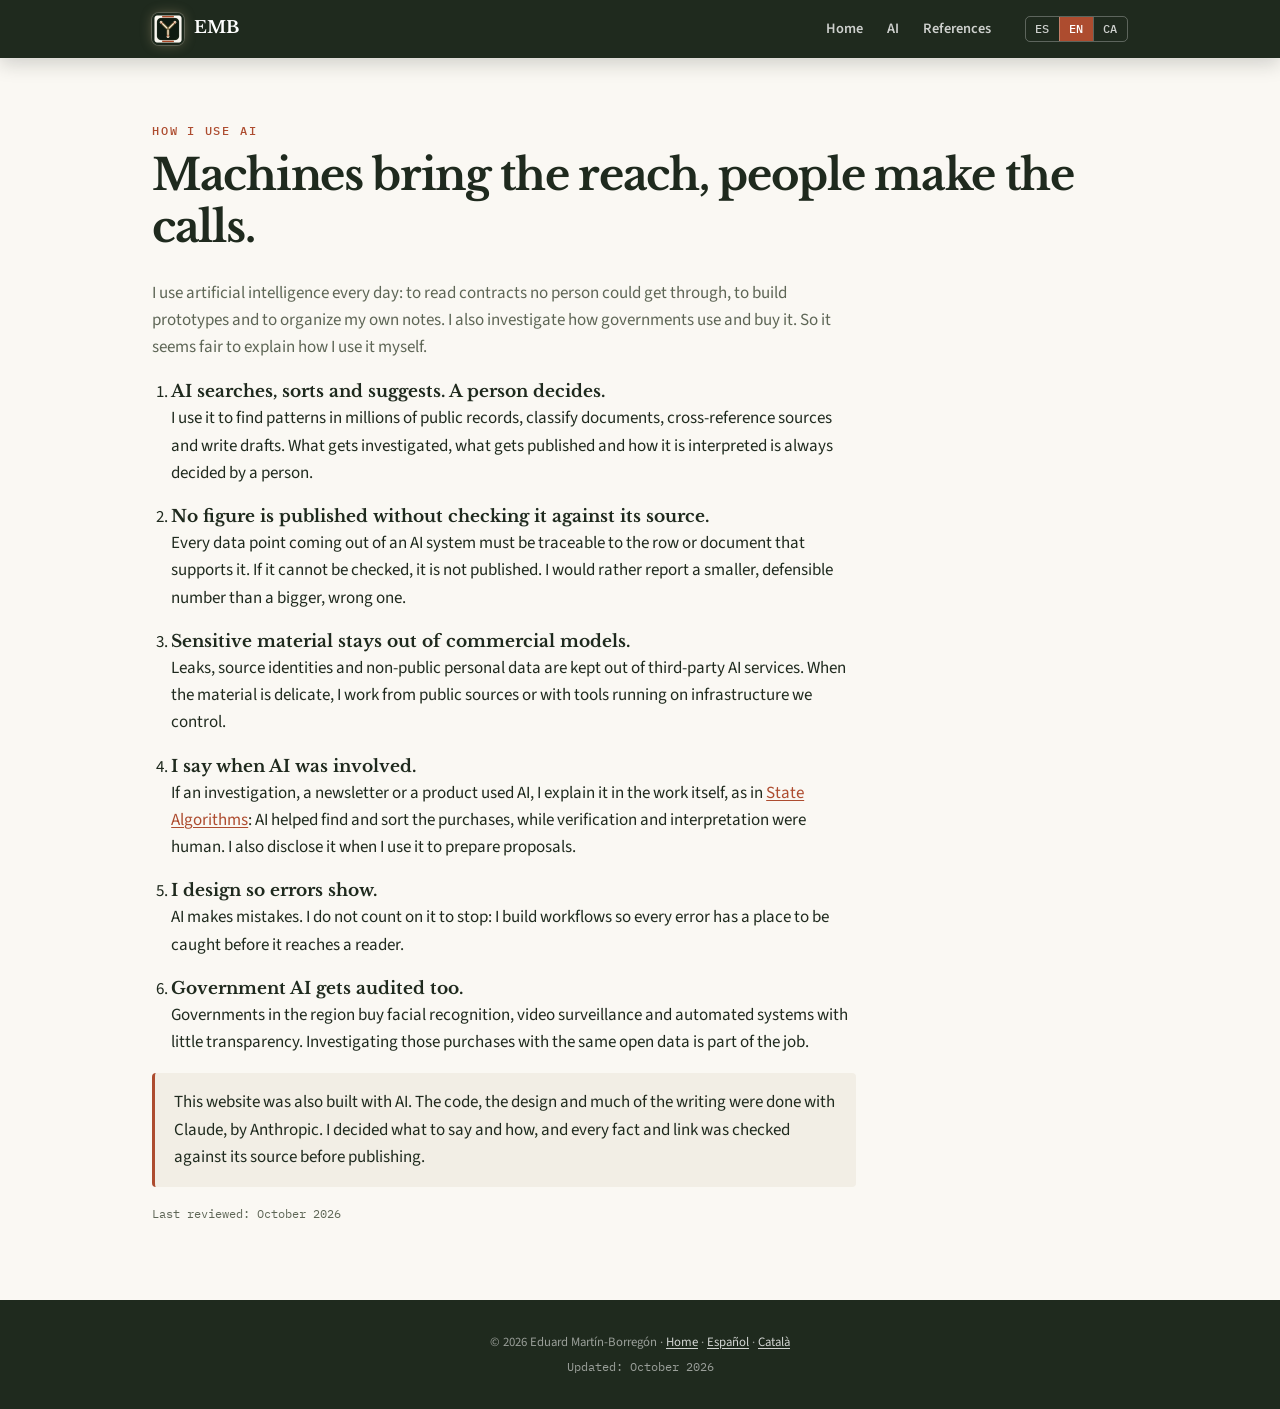
<file: en/ai.html>
<!DOCTYPE html>
<html lang="en">
<head>
	<!-- Google tag (gtag.js) -->
	<script async src="https://www.googletagmanager.com/gtag/js?id=G-W6K7R63HX7"></script>
	<script>
		window.dataLayer = window.dataLayer || [];
		function gtag(){dataLayer.push(arguments);}
		gtag('js', new Date());

		gtag('config', 'G-W6K7R63HX7');
	</script>
	<meta charset="utf-8" />
	<meta name="viewport" content="width=device-width, initial-scale=1" />
	<meta name="theme-color" content="#1F2A1E" />
	<title>How I use AI | Eduard Martín-Borregón</title>
	<meta name="description" content="Principles guiding how Eduard Martín-Borregón uses artificial intelligence in data journalism, investigations and Abrimos.info products." />
	<meta name="author" content="Eduard Martín-Borregón" />
	<link rel="canonical" href="https://emartinborregon.com/en/ai.html" />
	<link rel="alternate" hreflang="es" href="https://emartinborregon.com/ia.html" />
	<link rel="alternate" hreflang="x-default" href="https://emartinborregon.com/ia.html" />
	<link rel="alternate" hreflang="en" href="https://emartinborregon.com/en/ai.html" />
	<link rel="alternate" hreflang="ca" href="https://emartinborregon.com/ca/ia.html" />
	<link rel="icon" href="../favicon.ico" sizes="32x32" />
	<link rel="icon" href="../favicon.svg" type="image/svg+xml" />
	<link rel="icon" href="../icon-192.png" type="image/png" sizes="192x192" />
	<link rel="apple-touch-icon" href="../apple-touch-icon.png" />
	<meta name="robots" content="index, follow, max-image-preview:large, max-snippet:-1" />
	<meta property="og:type" content="article" />
	<meta property="og:site_name" content="Eduard Martín-Borregón" />
	<meta property="og:locale" content="en_US" />
	<meta property="og:locale:alternate" content="es_MX" />
	<meta property="og:locale:alternate" content="ca_ES" />
	<meta property="og:url" content="https://emartinborregon.com/en/ai.html" />
	<meta property="og:title" content="How I use AI | Eduard Martín-Borregón" />
	<meta property="og:description" content="Principles guiding how Eduard Martín-Borregón uses artificial intelligence in data journalism, investigations and Abrimos.info products." />
	<meta property="og:image" content="https://emartinborregon.com/images/og-emb.jpg?v=3" />
	<meta property="og:image:width" content="1200" />
	<meta property="og:image:height" content="630" />
	<meta property="og:image:alt" content="Portrait of Eduard Martín-Borregón" />
	<meta name="twitter:card" content="summary_large_image" />
	<meta name="twitter:creator" content="@emartinborregon" />
	<script type="application/ld+json">
{
 "@context": "https://schema.org",
 "@graph": [
  {
   "@type": "WebSite",
   "@id": "https://emartinborregon.com/#website",
   "url": "https://emartinborregon.com/",
   "name": "Eduard Martín-Borregón",
   "inLanguage": [
    "es",
    "en",
    "ca"
   ],
   "publisher": {
    "@id": "https://emartinborregon.com/#person"
   }
  },
  {
   "@type": "WebPage",
   "@id": "https://emartinborregon.com/en/ai.html#webpage",
   "url": "https://emartinborregon.com/en/ai.html",
   "name": "How I use AI | Eduard Martín-Borregón",
   "inLanguage": "en",
   "isPartOf": {
    "@id": "https://emartinborregon.com/#website"
   },
   "about": {
    "@id": "https://emartinborregon.com/#person"
   },
   "author": {
    "@id": "https://emartinborregon.com/#person"
   },
   "dateModified": "2026-10-14"
  },
  {
   "@type": "Person",
   "@id": "https://emartinborregon.com/#person",
   "name": "Eduard Martín-Borregón",
   "givenName": "Eduard",
   "familyName": "Martín-Borregón",
   "alternateName": [
    "Edu Martín-Borregón",
    "Eduard Martín Borregón",
    "Eduard Martin-Borregon",
    "Eduard Martín-Borregon",
    "EMB"
   ],
   "url": "https://emartinborregon.com/en/",
   "image": "https://emartinborregon.com/images/emb-retrato.jpg",
   "email": "mailto:edu@abrimos.info",
   "description": "Eduard Martín-Borregón is a data journalist and Executive Director of Abrimos.info. He was a Mozilla Tech+Society Fellow from 2024 to 2026, co-founded Méxicoleaks and Amnesia and led TodosLosContratos.mx, winner of the 2020 Sigma Award. For over 15 years he has built open tools to follow public money, now with artificial intelligence too.",
   "jobTitle": "Executive Director, Abrimos.info",
   "hasOccupation": {
    "@type": "Occupation",
    "name": "Data journalist"
   },
   "worksFor": {
    "@type": "Organization",
    "name": "Abrimos.info",
    "url": "https://abrimos.info"
   },
   "homeLocation": {
    "@type": "Place",
    "name": "Mexico City"
   },
   "knowsLanguage": [
    "es",
    "en",
    "ca"
   ],
   "knowsAbout": [
    "Data journalism",
    "Public procurement",
    "Transparency and access to information",
    "Open data",
    "Civic tech",
    "Artificial intelligence for the public interest",
    "AI accountability",
    "Preservation of public records",
    "Beneficial ownership"
   ],
   "alumniOf": [
    {
     "@type": "CollegeOrUniversity",
     "name": "Universitat Ramon Llull - Blanquerna"
    },
    {
     "@type": "CollegeOrUniversity",
     "name": "Universidad Rey Juan Carlos"
    },
    {
     "@type": "CollegeOrUniversity",
     "name": "Universitat Autònoma de Barcelona"
    }
   ],
   "award": [
    "Mozilla Tech+Society Fellowship 2024-2026",
    "Special mention, Data360 Challenge 2026 (Media Party and World Bank)",
    "Honorable mention in data journalism, IAPA awards 2022",
    "Sigma Award 2020, TodosLosContratos.mx",
    "Gabo Award for Innovation nominee 2020, TodosLosContratos.mx",
    "Honorable mention, COLPIN 2020, La mafia de la ciencia",
    "FRIDA Award 2016, Méxicoleaks",
    "Gabo Award for Innovation nominee 2016, Méxicoleaks",
    "Google Excellence Scholarship 2012"
   ],
   "sameAs": [
    "https://www.linkedin.com/in/emartinborregon/",
    "https://x.com/emartinborregon",
    "https://github.com/emartinborregon",
    "https://www.instagram.com/emartinborregon",
    "https://www.flickr.com/photos/emartinborregon/",
    "https://www.wikidata.org/wiki/Q19998327",
    "https://ca.wikipedia.org/wiki/Eduard_Mart%C3%ADn-Borreg%C3%B3n",
    "https://pulitzercenter.org/people/eduard-martin-borregon",
    "https://www.mozillafoundation.org/en/what-we-do/grantmaking/fellowship/eduard-martin-borregon/",
    "https://www.proceso.com.mx/autor/eduard-martin-borregon.html"
   ]
  },
  {
   "@type": "BreadcrumbList",
   "itemListElement": [
    {
     "@type": "ListItem",
     "position": 1,
     "name": "Home",
     "item": "https://emartinborregon.com/en/"
    },
    {
     "@type": "ListItem",
     "position": 2,
     "name": "How I use AI",
     "item": "https://emartinborregon.com/en/ai.html"
    }
   ]
  }
 ]
}
	</script>
	<link rel="stylesheet" href="../style.css" />
</head>
<body>
<a class="skip" href="#main">Skip to content</a>

<nav class="top">
	<div class="wrap">
		<a class="logo" href="index.html"><img src="../images/logo-fluzos.png" alt="" width="28" height="28" /><span>EMB</span></a>
		<ul class="menu" aria-label="Main menu">
			<li><a href="index.html">Home</a></li>
			<li><a href="index.html#ai">AI</a></li>
			<li><a href="references.html">References</a></li>
		</ul>
		<div class="lang" role="group" aria-label="Language"><a href="../ia.html" hreflang="es" lang="es">ES</a><span aria-current="true">EN</span><a href="../ca/ia.html" hreflang="ca" lang="ca">CA</a></div>
	</div>
</nav>

<main id="main">

<section>
	<div class="wrap policy">
		<span class="label">How I use AI</span>
		<h1>Machines bring the reach, people make the calls.</h1>
		<p class="prose muted">I use artificial intelligence every day: to read contracts no person could get through, to build prototypes and to organize my own notes. I also investigate how governments use and buy it. So it seems fair to explain how I use it myself.</p>
		<ol>
			<li><strong>AI searches, sorts and suggests. A person decides.</strong>I use it to find patterns in millions of public records, classify documents, cross-reference sources and write drafts. What gets investigated, what gets published and how it is interpreted is always decided by a person.</li>
			<li><strong>No figure is published without checking it against its source.</strong>Every data point coming out of an AI system must be traceable to the row or document that supports it. If it cannot be checked, it is not published. I would rather report a smaller, defensible number than a bigger, wrong one.</li>
			<li><strong>Sensitive material stays out of commercial models.</strong>Leaks, source identities and non-public personal data are kept out of third-party AI services. When the material is delicate, I work from public sources or with tools running on infrastructure we control.</li>
			<li><strong>I say when AI was involved.</strong>If an investigation, a newsletter or a product used AI, I explain it in the work itself, as in <a href="https://pulitzercenter.org/projects/state-algorithms-how-guatemala-buys-artificial-intelligence" target="_blank" rel="noopener">State Algorithms</a>: AI helped find and sort the purchases, while verification and interpretation were human. I also disclose it when I use it to prepare proposals.</li>
			<li><strong>I design so errors show.</strong>AI makes mistakes. I do not count on it to stop: I build workflows so every error has a place to be caught before it reaches a reader.</li>
			<li><strong>Government AI gets audited too.</strong>Governments in the region buy facial recognition, video surveillance and automated systems with little transparency. Investigating those purchases with the same open data is part of the job.</li>
		</ol>
		<p class="prose built-with-ai">This website was also built with AI. The code, the design and much of the writing were done with Claude, by Anthropic. I decided what to say and how, and every fact and link was checked against its source before publishing.</p>
		<p class="mono">Last reviewed: October 2026</p>
	</div>
</section>

</main>

<footer>
	© 2026 Eduard Martín-Borregón · <a href="index.html">Home</a> · <a href="../ia.html" hreflang="es" lang="es">Español</a> · <a href="../ca/ia.html" hreflang="ca" lang="ca">Català</a><br /><span class="updated">Updated: October 2026</span>
</footer>

</body>
</html>
</file>
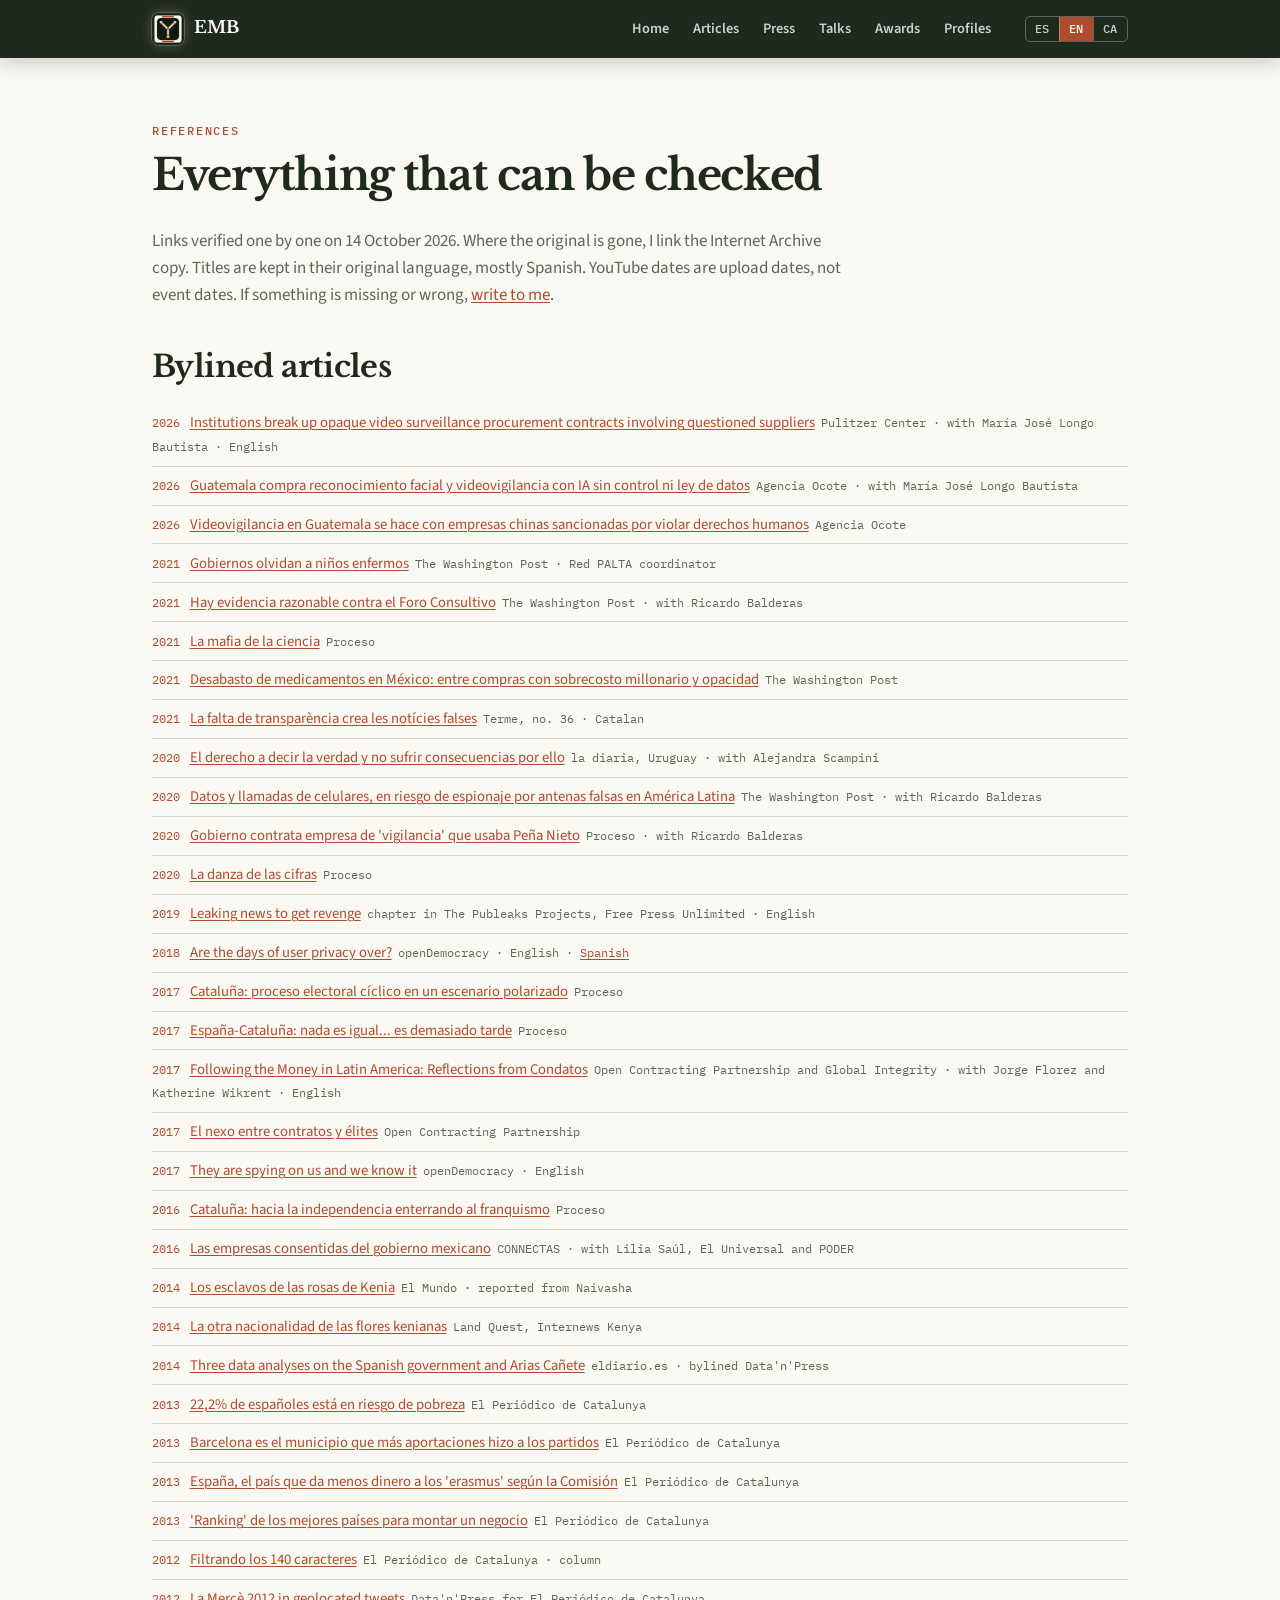
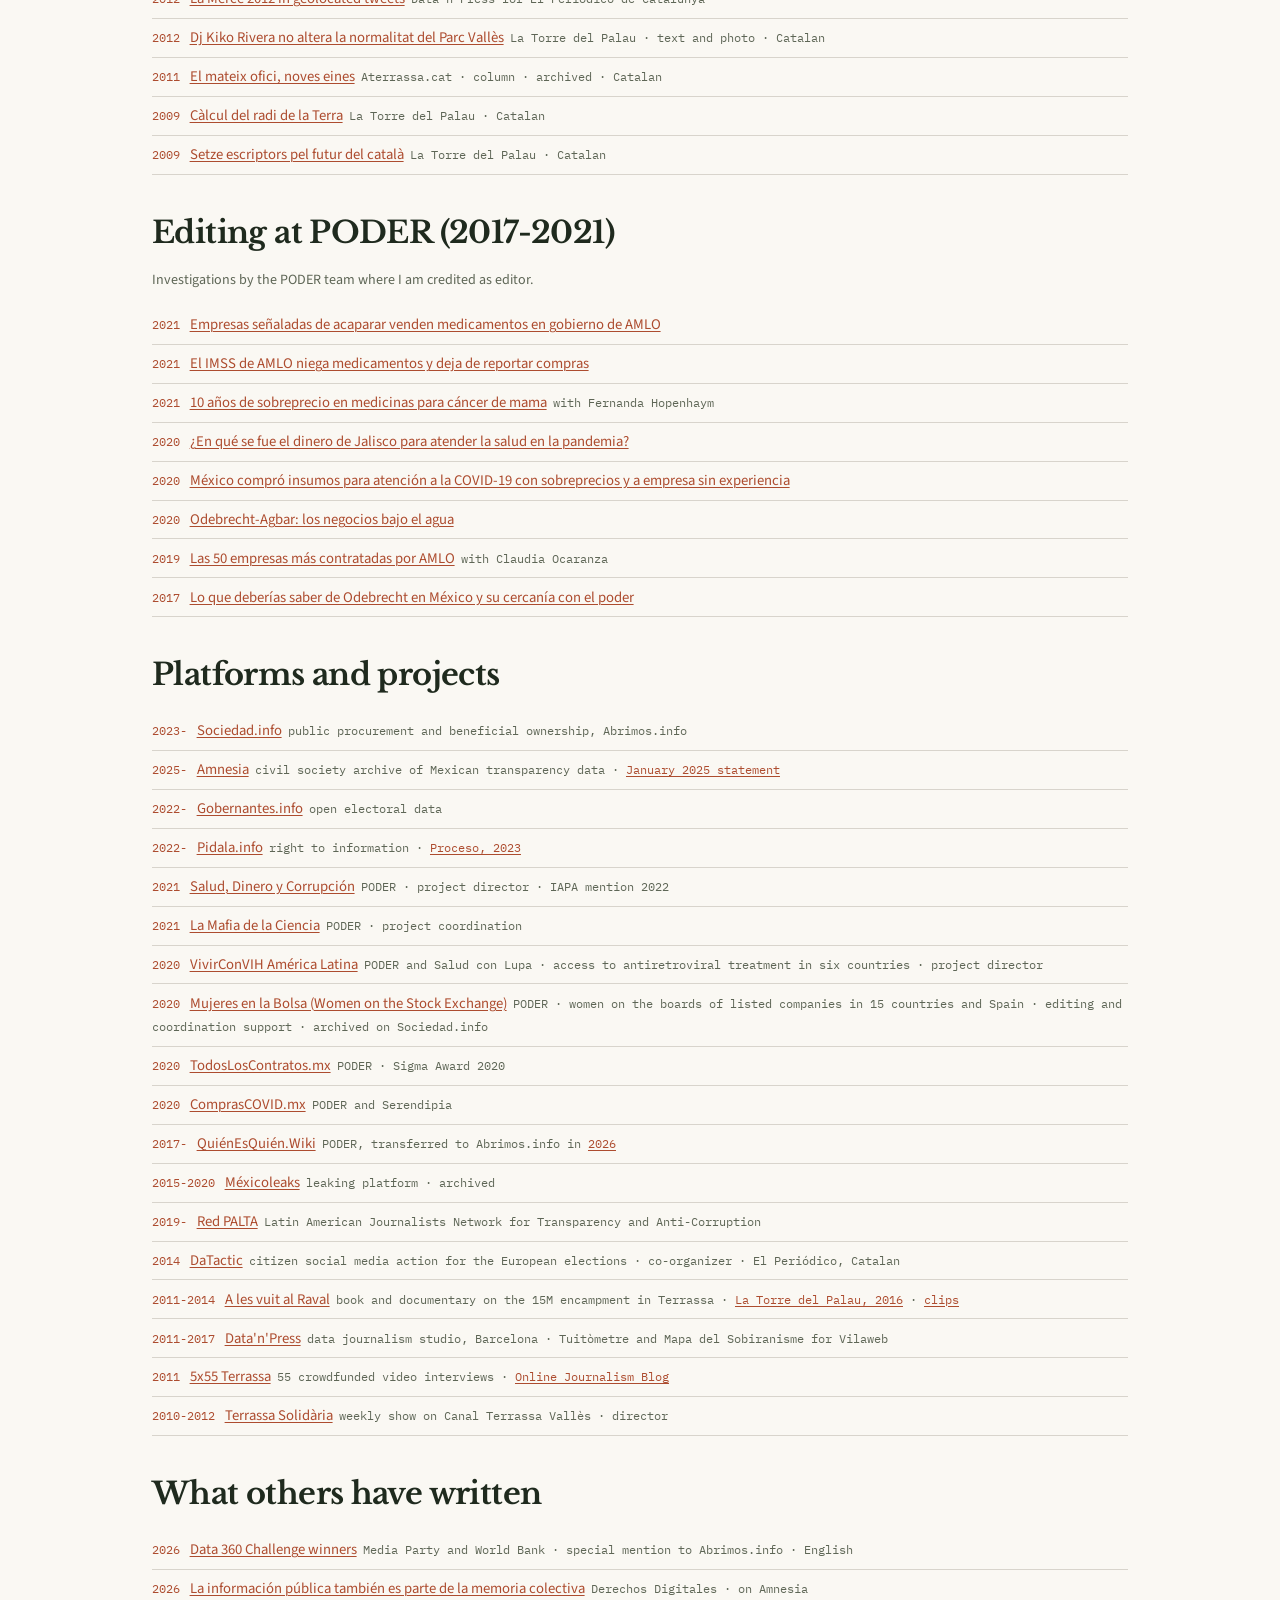
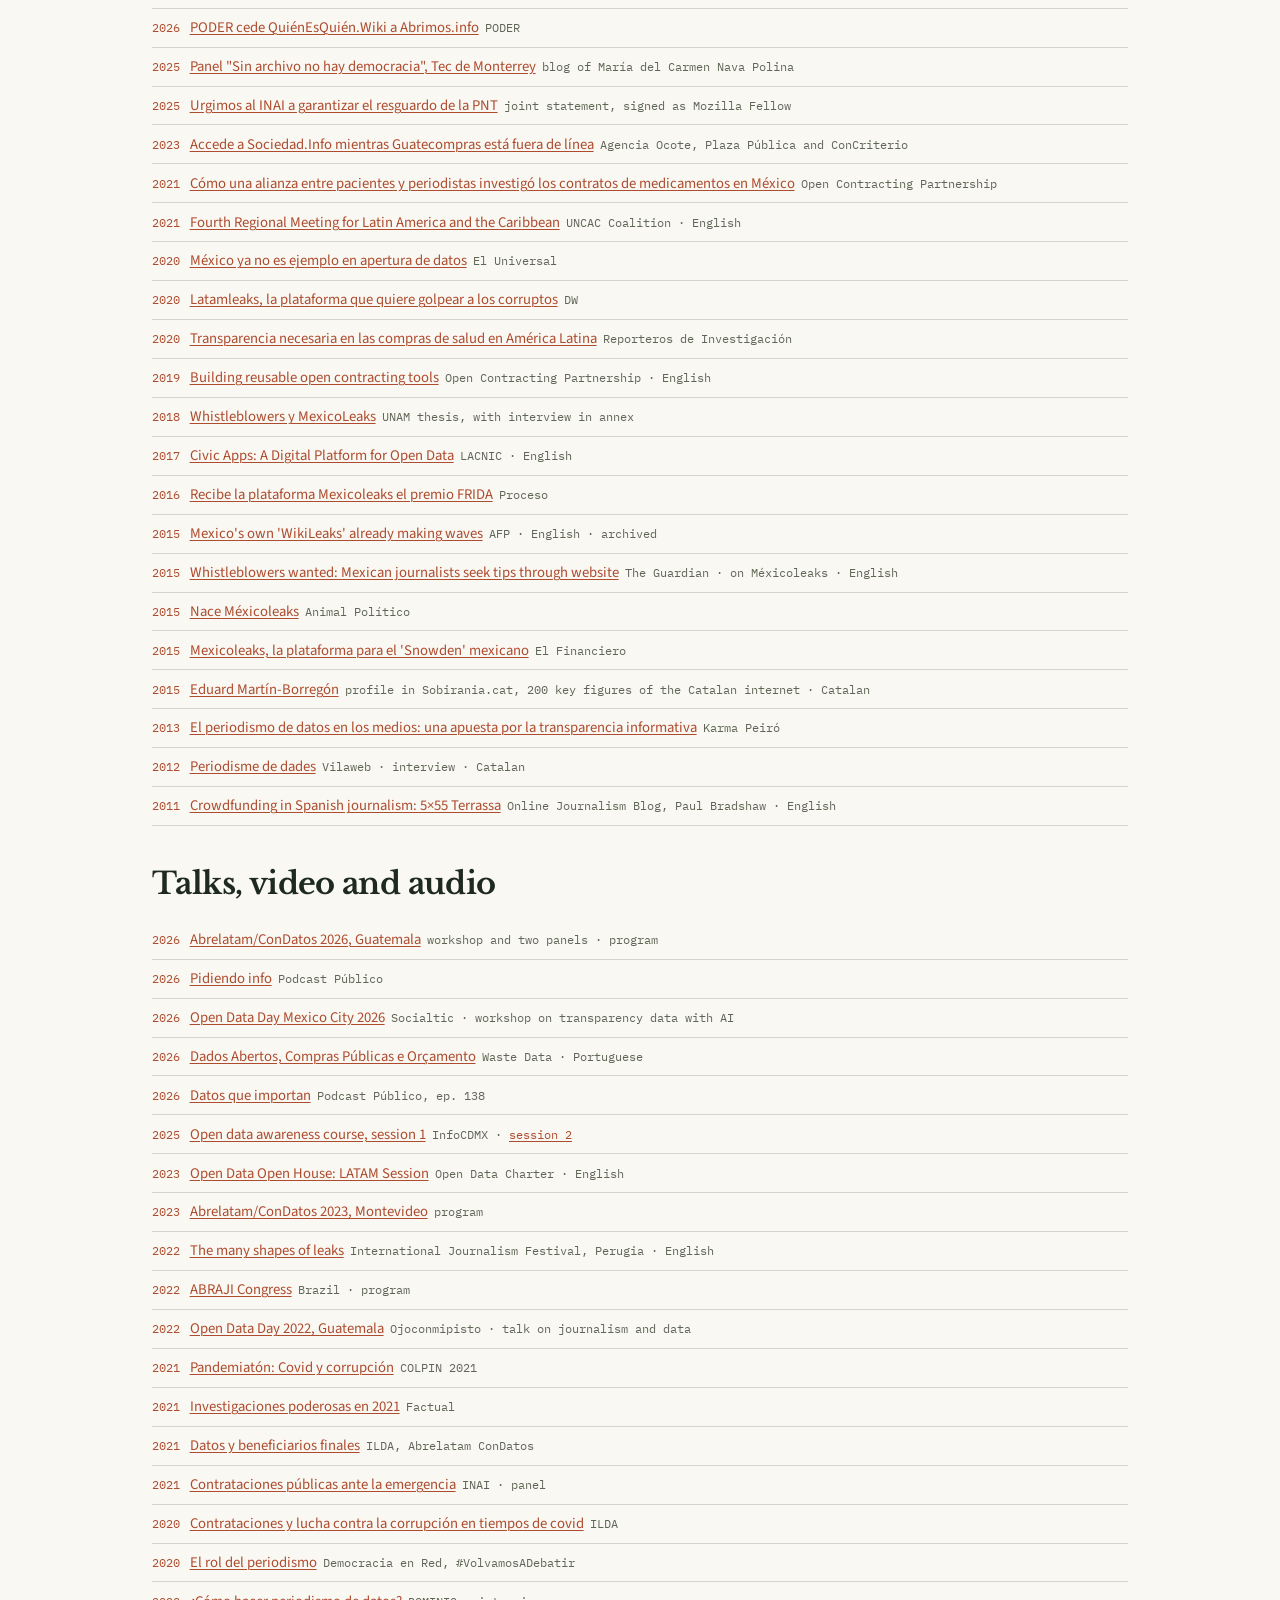
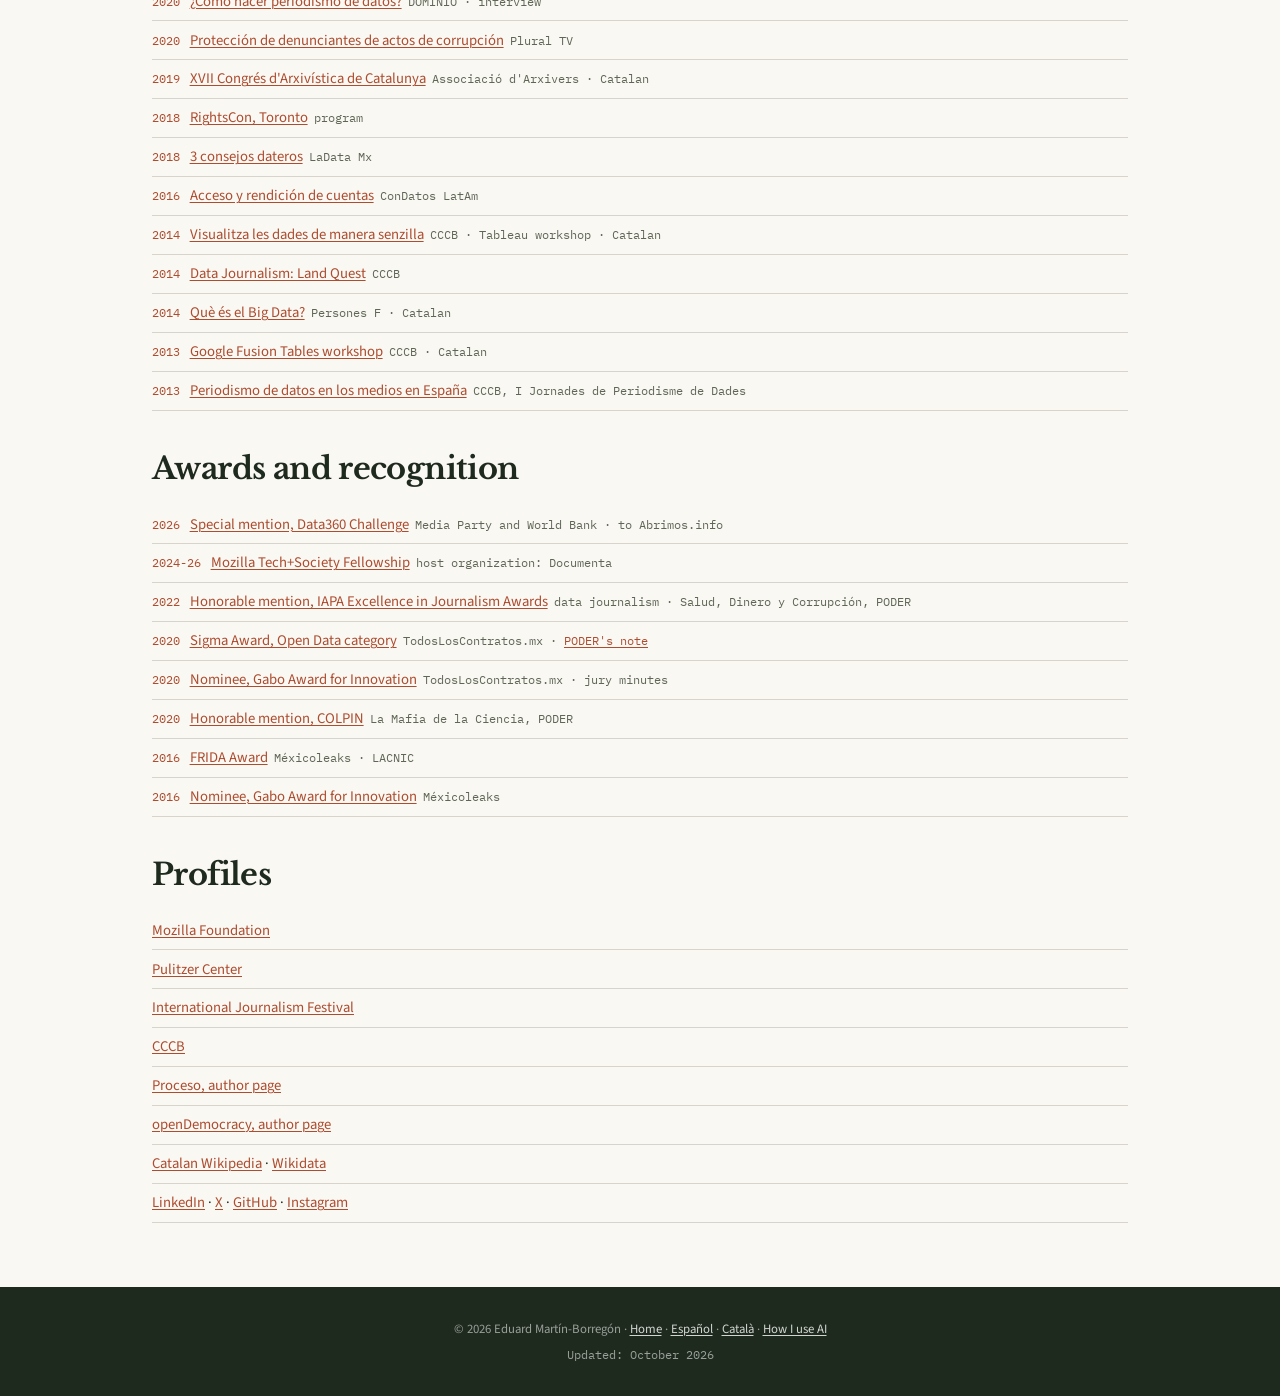
<file: en/references.html>
<!DOCTYPE html>
<html lang="en">
<head>
	<!-- Google tag (gtag.js) -->
	<script async src="https://www.googletagmanager.com/gtag/js?id=G-W6K7R63HX7"></script>
	<script>
		window.dataLayer = window.dataLayer || [];
		function gtag(){dataLayer.push(arguments);}
		gtag('js', new Date());

		gtag('config', 'G-W6K7R63HX7');
	</script>
	<meta charset="utf-8" />
	<meta name="viewport" content="width=device-width, initial-scale=1" />
	<meta name="theme-color" content="#1F2A1E" />
	<title>References | Eduard Martín-Borregón</title>
	<meta name="description" content="Verified list of articles, press coverage, talks, awards and profiles of Eduard Martín-Borregón, data journalist and Executive Director of Abrimos.info." />
	<meta name="author" content="Eduard Martín-Borregón" />
	<link rel="canonical" href="https://emartinborregon.com/en/references.html" />
	<link rel="alternate" hreflang="es" href="https://emartinborregon.com/referencias.html" />
	<link rel="alternate" hreflang="x-default" href="https://emartinborregon.com/referencias.html" />
	<link rel="alternate" hreflang="en" href="https://emartinborregon.com/en/references.html" />
	<link rel="alternate" hreflang="ca" href="https://emartinborregon.com/ca/referencies.html" />
	<link rel="icon" href="../favicon.ico" sizes="32x32" />
	<link rel="icon" href="../favicon.svg" type="image/svg+xml" />
	<link rel="icon" href="../icon-192.png" type="image/png" sizes="192x192" />
	<link rel="apple-touch-icon" href="../apple-touch-icon.png" />
	<meta name="robots" content="index, follow, max-image-preview:large, max-snippet:-1" />
	<meta property="og:type" content="website" />
	<meta property="og:site_name" content="Eduard Martín-Borregón" />
	<meta property="og:locale" content="en_US" />
	<meta property="og:locale:alternate" content="es_MX" />
	<meta property="og:locale:alternate" content="ca_ES" />
	<meta property="og:url" content="https://emartinborregon.com/en/references.html" />
	<meta property="og:title" content="References | Eduard Martín-Borregón" />
	<meta property="og:description" content="Verified list of articles, press coverage, talks, awards and profiles of Eduard Martín-Borregón, data journalist and Executive Director of Abrimos.info." />
	<meta property="og:image" content="https://emartinborregon.com/images/og-emb.jpg?v=3" />
	<meta property="og:image:width" content="1200" />
	<meta property="og:image:height" content="630" />
	<meta property="og:image:alt" content="Portrait of Eduard Martín-Borregón" />
	<meta name="twitter:card" content="summary_large_image" />
	<meta name="twitter:creator" content="@emartinborregon" />
	<script type="application/ld+json">
{
 "@context": "https://schema.org",
 "@graph": [
  {
   "@type": "WebSite",
   "@id": "https://emartinborregon.com/#website",
   "url": "https://emartinborregon.com/",
   "name": "Eduard Martín-Borregón",
   "inLanguage": [
    "es",
    "en",
    "ca"
   ],
   "publisher": {
    "@id": "https://emartinborregon.com/#person"
   }
  },
  {
   "@type": "CollectionPage",
   "@id": "https://emartinborregon.com/en/references.html#webpage",
   "url": "https://emartinborregon.com/en/references.html",
   "name": "References | Eduard Martín-Borregón",
   "inLanguage": "en",
   "isPartOf": {
    "@id": "https://emartinborregon.com/#website"
   },
   "about": {
    "@id": "https://emartinborregon.com/#person"
   },
   "author": {
    "@id": "https://emartinborregon.com/#person"
   },
   "dateModified": "2026-10-14"
  },
  {
   "@type": "Person",
   "@id": "https://emartinborregon.com/#person",
   "name": "Eduard Martín-Borregón",
   "givenName": "Eduard",
   "familyName": "Martín-Borregón",
   "alternateName": [
    "Edu Martín-Borregón",
    "Eduard Martín Borregón",
    "Eduard Martin-Borregon",
    "Eduard Martín-Borregon",
    "EMB"
   ],
   "url": "https://emartinborregon.com/en/",
   "image": "https://emartinborregon.com/images/emb-retrato.jpg",
   "email": "mailto:edu@abrimos.info",
   "description": "Eduard Martín-Borregón is a data journalist and Executive Director of Abrimos.info. He was a Mozilla Tech+Society Fellow from 2024 to 2026, co-founded Méxicoleaks and Amnesia and led TodosLosContratos.mx, winner of the 2020 Sigma Award. For over 15 years he has built open tools to follow public money, now with artificial intelligence too.",
   "jobTitle": "Executive Director, Abrimos.info",
   "hasOccupation": {
    "@type": "Occupation",
    "name": "Data journalist"
   },
   "worksFor": {
    "@type": "Organization",
    "name": "Abrimos.info",
    "url": "https://abrimos.info"
   },
   "homeLocation": {
    "@type": "Place",
    "name": "Mexico City"
   },
   "knowsLanguage": [
    "es",
    "en",
    "ca"
   ],
   "knowsAbout": [
    "Data journalism",
    "Public procurement",
    "Transparency and access to information",
    "Open data",
    "Civic tech",
    "Artificial intelligence for the public interest",
    "AI accountability",
    "Preservation of public records",
    "Beneficial ownership"
   ],
   "alumniOf": [
    {
     "@type": "CollegeOrUniversity",
     "name": "Universitat Ramon Llull - Blanquerna"
    },
    {
     "@type": "CollegeOrUniversity",
     "name": "Universidad Rey Juan Carlos"
    },
    {
     "@type": "CollegeOrUniversity",
     "name": "Universitat Autònoma de Barcelona"
    }
   ],
   "award": [
    "Mozilla Tech+Society Fellowship 2024-2026",
    "Special mention, Data360 Challenge 2026 (Media Party and World Bank)",
    "Honorable mention in data journalism, IAPA awards 2022",
    "Sigma Award 2020, TodosLosContratos.mx",
    "Gabo Award for Innovation nominee 2020, TodosLosContratos.mx",
    "Honorable mention, COLPIN 2020, La mafia de la ciencia",
    "FRIDA Award 2016, Méxicoleaks",
    "Gabo Award for Innovation nominee 2016, Méxicoleaks",
    "Google Excellence Scholarship 2012"
   ],
   "sameAs": [
    "https://www.linkedin.com/in/emartinborregon/",
    "https://x.com/emartinborregon",
    "https://github.com/emartinborregon",
    "https://www.instagram.com/emartinborregon",
    "https://www.flickr.com/photos/emartinborregon/",
    "https://www.wikidata.org/wiki/Q19998327",
    "https://ca.wikipedia.org/wiki/Eduard_Mart%C3%ADn-Borreg%C3%B3n",
    "https://pulitzercenter.org/people/eduard-martin-borregon",
    "https://www.mozillafoundation.org/en/what-we-do/grantmaking/fellowship/eduard-martin-borregon/",
    "https://www.proceso.com.mx/autor/eduard-martin-borregon.html"
   ]
  },
  {
   "@type": "BreadcrumbList",
   "itemListElement": [
    {
     "@type": "ListItem",
     "position": 1,
     "name": "Home",
     "item": "https://emartinborregon.com/en/"
    },
    {
     "@type": "ListItem",
     "position": 2,
     "name": "References",
     "item": "https://emartinborregon.com/en/references.html"
    }
   ]
  }
 ]
}
	</script>
	<link rel="stylesheet" href="../style.css" />
</head>
<body>
<a class="skip" href="#main">Skip to content</a>

<nav class="top">
	<div class="wrap">
		<a class="logo" href="index.html"><img src="../images/logo-fluzos.png" alt="" width="28" height="28" /><span>EMB</span></a>
		<ul class="menu" aria-label="Main menu">
			<li><a href="index.html">Home</a></li>
			<li><a href="#bylines">Articles</a></li>
			<li><a href="#press">Press</a></li>
			<li><a href="#talks">Talks</a></li>
			<li><a href="#awards">Awards</a></li>
			<li><a href="#profiles">Profiles</a></li>
		</ul>
		<div class="lang" role="group" aria-label="Language"><a href="../referencias.html" hreflang="es" lang="es">ES</a><span aria-current="true">EN</span><a href="../ca/referencies.html" hreflang="ca" lang="ca">CA</a></div>
	</div>
</nav>

<main id="main">

<section>
	<div class="wrap refs">
		<span class="label">References</span>
		<h1>Everything that can be checked</h1>
		<p class="prose muted">Links verified one by one on 14 October 2026. Where the original is gone, I link the Internet Archive copy. Titles are kept in their original language, mostly Spanish. YouTube dates are upload dates, not event dates. If something is missing or wrong, <a href="mailto:edu@abrimos.info">write to me</a>.</p>

		<h2 id="bylines">Bylined articles</h2>
		<ul>
			<li><span class="y">2026</span><a href="https://pulitzercenter.org/stories/institutions-break-opaque-video-surveillance-procurement-contracts-involving-suppliers" target="_blank" rel="noopener">Institutions break up opaque video surveillance procurement contracts involving questioned suppliers</a><span class="o">Pulitzer Center · with María José Longo Bautista · English</span></li>
			<li><span class="y">2026</span><a href="https://www.agenciaocote.com/blog/2026/07/08/ia-videovigilancia-control/" target="_blank" rel="noopener">Guatemala compra reconocimiento facial y videovigilancia con IA sin control ni ley de datos</a><span class="o">Agencia Ocote · with María José Longo Bautista</span></li>
			<li><span class="y">2026</span><a href="https://www.agenciaocote.com/blog/2026/07/16/videovigilancia-en-guatemala-se-hace-con-empresas-chinas-sancionadas-por-violar-derechos-humanos/" target="_blank" rel="noopener">Videovigilancia en Guatemala se hace con empresas chinas sancionadas por violar derechos humanos</a><span class="o">Agencia Ocote</span></li>
			<li><span class="y">2021</span><a href="https://www.washingtonpost.com/es/post-opinion/2021/12/02/ninos-covid-cancer-vih-medicamentos-tratamiento/" target="_blank" rel="noopener">Gobiernos olvidan a niños enfermos</a><span class="o">The Washington Post · Red PALTA coordinator</span></li>
			<li><span class="y">2021</span><a href="https://www.washingtonpost.com/es/post-opinion/2021/09/23/fgr-conacyt-denuncia-cientificos-gertz-manero-foro-consultivo/" target="_blank" rel="noopener">Hay evidencia razonable contra el Foro Consultivo</a><span class="o">The Washington Post · with Ricardo Balderas</span></li>
			<li><span class="y">2021</span><a href="https://www.proceso.com.mx/nacional/2021/9/22/la-mafia-de-la-ciencia-272198.html" target="_blank" rel="noopener">La mafia de la ciencia</a><span class="o">Proceso</span></li>
			<li><span class="y">2021</span><a href="https://www.washingtonpost.com/es/post-opinion/2021/05/10/desbasto-medicamentos-mexico-investigacion-imss-opacidad/" target="_blank" rel="noopener">Desabasto de medicamentos en México: entre compras con sobrecosto millonario y opacidad</a><span class="o">The Washington Post</span></li>
			<li><span class="y">2021</span><a href="https://raco.cat/index.php/Terme/article/view/421128" target="_blank" rel="noopener">La falta de transparència crea les notícies falses</a><span class="o">Terme, no. 36 · Catalan</span></li>
			<li><span class="y">2020</span><a href="https://ladiaria.com.uy/opinion/articulo/2020/9/el-derecho-a-decir-la-verdad-y-no-sufrir-consecuencias-por-ello/" target="_blank" rel="noopener">El derecho a decir la verdad y no sufrir consecuencias por ello</a><span class="o">la diaria, Uruguay · with Alejandra Scampini</span></li>
			<li><span class="y">2020</span><a href="https://www.washingtonpost.com/es/post-opinion/2020/05/31/datos-y-llamadas-de-celulares-en-riesgo-de-espionaje-por-antenas-falsas-en-america-latina/" target="_blank" rel="noopener">Datos y llamadas de celulares, en riesgo de espionaje por antenas falsas en América Latina</a><span class="o">The Washington Post · with Ricardo Balderas</span></li>
			<li><span class="y">2020</span><a href="https://www.proceso.com.mx/reportajes/2020/5/30/gobierno-contrata-empresa-de-vigilancia-que-usaba-pena-nieto-243715.html" target="_blank" rel="noopener">Gobierno contrata empresa de 'vigilancia' que usaba Peña Nieto</a><span class="o">Proceso · with Ricardo Balderas</span></li>
			<li><span class="y">2020</span><a href="https://www.proceso.com.mx/reportajes/2020/5/19/la-danza-de-las-cifras-243133.html" target="_blank" rel="noopener">La danza de las cifras</a><span class="o">Proceso</span></li>
			<li><span class="y">2019</span><a href="https://docslib.org/doc/1747143/the-publeaks-projects" target="_blank" rel="noopener">Leaking news to get revenge</a><span class="o">chapter in The Publeaks Projects, Free Press Unlimited · English</span></li>
			<li><span class="y">2018</span><a href="https://www.opendemocracy.net/en/we-know-they-are-spying-on-us/" target="_blank" rel="noopener">Are the days of user privacy over?</a><span class="o">openDemocracy · English · <a href="https://www.opendemocracy.net/es/sabemos-que-nos-est-n-espiando-0/" target="_blank" rel="noopener">Spanish</a></span></li>
			<li><span class="y">2017</span><a href="https://www.proceso.com.mx/internacional/2017/12/23/cataluna-proceso-electoral-ciclico-en-un-escenario-polarizado-197076.html" target="_blank" rel="noopener">Cataluña: proceso electoral cíclico en un escenario polarizado</a><span class="o">Proceso</span></li>
			<li><span class="y">2017</span><a href="https://www.proceso.com.mx/opinion/2017/10/2/espana-cataluna-nada-es-igual-es-demasiado-tarde-192462.html" target="_blank" rel="noopener">España-Cataluña: nada es igual... es demasiado tarde</a><span class="o">Proceso</span></li>
			<li><span class="y">2017</span><a href="https://www.open-contracting.org/2017/09/15/following-money-latin-america-reflections-condatos/" target="_blank" rel="noopener">Following the Money in Latin America: Reflections from Condatos</a><span class="o">Open Contracting Partnership and Global Integrity · with Jorge Florez and Katherine Wikrent · English</span></li>
			<li><span class="y">2017</span><a href="https://www.open-contracting.org/2017/05/22/el-nexo-entre-contratos-y-elites-poner-las-contrataciones-abiertas-en-uso-desde-sociedad-civil/" target="_blank" rel="noopener">El nexo entre contratos y élites</a><span class="o">Open Contracting Partnership</span></li>
			<li><span class="y">2017</span><a href="https://www.opendemocracy.net/en/they-are-spying-on-us-and-we-know-it/" target="_blank" rel="noopener">They are spying on us and we know it</a><span class="o">openDemocracy · English</span></li>
			<li><span class="y">2016</span><a href="https://www.proceso.com.mx/internacional/2016/9/30/cataluna-hacia-la-independencia-enterrando-al-franquismo-171429.html" target="_blank" rel="noopener">Cataluña: hacia la independencia enterrando al franquismo</a><span class="o">Proceso</span></li>
			<li><span class="y">2016</span><a href="https://www.connectas.org/las-empresas-consentidas-del-gobierno-mexicano/" target="_blank" rel="noopener">Las empresas consentidas del gobierno mexicano</a><span class="o">CONNECTAS · with Lilia Saúl, El Universal and PODER</span></li>
			<li><span class="y">2014</span><a href="https://www.elmundo.es/internacional/2014/01/16/52d52972268e3e9f318b456f.html" target="_blank" rel="noopener">Los esclavos de las rosas de Kenia</a><span class="o">El Mundo · reported from Naivasha</span></li>
			<li><span class="y">2014</span><a href="https://internewske.org/landquest_subdomain/espanol-la-otra-nacionalidad-de-las-flores-kenianas.html" target="_blank" rel="noopener">La otra nacionalidad de las flores kenianas</a><span class="o">Land Quest, Internews Kenya</span></li>
			<li><span class="y">2014</span><a href="https://www.eldiario.es/autores/data_n_press/" target="_blank" rel="noopener">Three data analyses on the Spanish government and Arias Cañete</a><span class="o">eldiario.es · bylined Data'n'Press</span></li>
			<li><span class="y">2013</span><a href="https://www.elperiodico.com/es/economia/20131205/222-de-espanoles-esta-en-riesgo-de-pobreza-2898670" target="_blank" rel="noopener">22,2% de españoles está en riesgo de pobreza</a><span class="o">El Periódico de Catalunya</span></li>
			<li><span class="y">2013</span><a href="https://www.elperiodico.com/es/politica/20131111/barcelona-aportaciones-partidos-politicos-2828790" target="_blank" rel="noopener">Barcelona es el municipio que más aportaciones hizo a los partidos</a><span class="o">El Periódico de Catalunya</span></li>
			<li><span class="y">2013</span><a href="https://www.elperiodico.com/es/sociedad/20131104/espana-dinero-mes-erasmus-comision-europea-2807569" target="_blank" rel="noopener">España, el país que da menos dinero a los 'erasmus' según la Comisión</a><span class="o">El Periódico de Catalunya</span></li>
			<li><span class="y">2013</span><a href="https://www.elperiodico.com/es/economia/20131029/grafico-ranking-paises-negocios-2793111" target="_blank" rel="noopener">'Ranking' de los mejores países para montar un negocio</a><span class="o">El Periódico de Catalunya</span></li>
			<li><span class="y">2012</span><a href="https://www.elperiodico.com/es/sociedad/20120127/filtrando-los-140-caracteres-1359861" target="_blank" rel="noopener">Filtrando los 140 caracteres</a><span class="o">El Periódico de Catalunya · column</span></li>
			<li><span class="y">2012</span><a href="https://datanpress.com/es/node/28" target="_blank" rel="noopener">La Mercè 2012 in geolocated tweets</a><span class="o">Data'n'Press for El Periódico de Catalunya</span></li>
			<li><span class="y">2012</span><a href="https://naciodigital.cat/latorredelpalau/societat/dj-kiko-rivera-no-altera-la-normalitat-del-parc-valles_1129367_102.html" target="_blank" rel="noopener">Dj Kiko Rivera no altera la normalitat del Parc Vallès</a><span class="o">La Torre del Palau · text and photo · Catalan</span></li>
			<li><span class="y">2011</span><a href="https://web.archive.org/web/20110515064240/http://www.aterrassa.cat:80/ca/notices/2011/04/el_mateix_ofici__noves_eines_15547.php" target="_blank" rel="noopener">El mateix ofici, noves eines</a><span class="o">Aterrassa.cat · column · archived · Catalan</span></li>
			<li><span class="y">2009</span><a href="https://naciodigital.cat/latorredelpalau/politica/cagravelcul-del-radi-de-la-terra_1016172_102.html" target="_blank" rel="noopener">Càlcul del radi de la Terra</a><span class="o">La Torre del Palau · Catalan</span></li>
			<li><span class="y">2009</span><a href="https://naciodigital.cat/latorredelpalau/cultura-i-mitjans/setze-escriptors-pel-futur-del-catalagrave.html" target="_blank" rel="noopener">Setze escriptors pel futur del català</a><span class="o">La Torre del Palau · Catalan</span></li>
		</ul>

		<h2 id="editing">Editing at PODER (2017-2021)</h2>
		<p class="prose muted small">Investigations by the PODER team where I am credited as editor.</p>
		<ul>
			<li><span class="y">2021</span><a href="https://poderlatam.org/2021/06/empresas-senaladas-de-acaparar-venden-medicamentos-en-gobierno-de-amlo/" target="_blank" rel="noopener">Empresas señaladas de acaparar venden medicamentos en gobierno de AMLO</a></li>
			<li><span class="y">2021</span><a href="https://poderlatam.org/2021/05/el-imss-de-amlo-niega-medicamentos-y-deja-de-reportar-compras/" target="_blank" rel="noopener">El IMSS de AMLO niega medicamentos y deja de reportar compras</a></li>
			<li><span class="y">2021</span><a href="https://poderlatam.org/2021/03/10-anos-de-sobreprecio-en-medicinas-para-cancer-de-mama/" target="_blank" rel="noopener">10 años de sobreprecio en medicinas para cáncer de mama</a><span class="o">with Fernanda Hopenhaym</span></li>
			<li><span class="y">2020</span><a href="https://poderlatam.org/2020/11/en-que-se-fue-el-dinero-de-jalisco-para-atender-la-salud-en-la-pandemia/" target="_blank" rel="noopener">¿En qué se fue el dinero de Jalisco para atender la salud en la pandemia?</a></li>
			<li><span class="y">2020</span><a href="https://poderlatam.org/2020/06/mexico-compro-insumos-para-atencion-a-la-covid-19-con-sobreprecios-y-a-empresa-sin-experiencia/" target="_blank" rel="noopener">México compró insumos para atención a la COVID-19 con sobreprecios y a empresa sin experiencia</a></li>
			<li><span class="y">2020</span><a href="https://poderlatam.org/2020/02/odebrecht-agbar-los-negocios-bajo-el-agua/" target="_blank" rel="noopener">Odebrecht-Agbar: los negocios bajo el agua</a></li>
			<li><span class="y">2019</span><a href="https://poderlatam.org/2019/10/las-50-empresas-mas-contratadas-por-amlo/" target="_blank" rel="noopener">Las 50 empresas más contratadas por AMLO</a><span class="o">with Claudia Ocaranza</span></li>
			<li><span class="y">2017</span><a href="https://poderlatam.org/2017/05/todo-lo-que-deberias-saber-de-odebrecht-en-mexico-y-su-cercania-con-el-poder/" target="_blank" rel="noopener">Lo que deberías saber de Odebrecht en México y su cercanía con el poder</a></li>
		</ul>

		<h2 id="platforms">Platforms and projects</h2>
		<ul>
			<li><span class="y">2023-</span><a href="https://sociedad.info" target="_blank" rel="noopener">Sociedad.info</a><span class="o">public procurement and beneficial ownership, Abrimos.info</span></li>
			<li><span class="y">2025-</span><a href="https://amnesia.lat" target="_blank" rel="noopener">Amnesia</a><span class="o">civil society archive of Mexican transparency data · <a href="https://mexicoevalua.org/wp-content/uploads/2025/01/pnt-pdf.pdf" target="_blank" rel="noopener">January 2025 statement</a></span></li>
			<li><span class="y">2022-</span><a href="https://gobernantes.info" target="_blank" rel="noopener">Gobernantes.info</a><span class="o">open electoral data</span></li>
			<li><span class="y">2022-</span><a href="https://pidala.info" target="_blank" rel="noopener">Pidala.info</a><span class="o">right to information · <a href="https://www.proceso.com.mx/nacional/2023/3/20/pidalainfo-permitira-pedir-solicitudes-masivas-de-informacion-publica-303158.html" target="_blank" rel="noopener">Proceso, 2023</a></span></li>
			<li><span class="y">2021</span><a href="https://saluddineroycorrupcion.sociedad.info/es/salud" target="_blank" rel="noopener">Salud, Dinero y Corrupción</a><span class="o">PODER · project director · IAPA mention 2022</span></li>
			<li><span class="y">2021</span><a href="https://lamafiadelaciencia.poderlatam.org" target="_blank" rel="noopener">La Mafia de la Ciencia</a><span class="o">PODER · project coordination</span></li>
			<li><span class="y">2020</span><a href="https://vivirconvih.org/" target="_blank" rel="noopener">VivirConVIH América Latina</a><span class="o">PODER and Salud con Lupa · access to antiretroviral treatment in six countries · project director</span></li>
			<li><span class="y">2020</span><a href="https://mujeresenlabolsa.sociedad.info/es/mujeres-en-la-bolsa" target="_blank" rel="noopener">Mujeres en la Bolsa (Women on the Stock Exchange)</a><span class="o">PODER · women on the boards of listed companies in 15 countries and Spain · editing and coordination support · archived on Sociedad.info</span></li>
			<li><span class="y">2020</span><a href="https://todosloscontratos.sociedad.info/es/todos-los-contratos" target="_blank" rel="noopener">TodosLosContratos.mx</a><span class="o">PODER · Sigma Award 2020</span></li>
			<li><span class="y">2020</span><a href="https://www.youtube.com/watch?v=_lsHjDbqYpE" target="_blank" rel="noopener">ComprasCOVID.mx</a><span class="o">PODER and Serendipia</span></li>
			<li><span class="y">2017-</span><a href="https://quienesquienwiki.sociedad.info/es/inicio" target="_blank" rel="noopener">QuiénEsQuién.Wiki</a><span class="o">PODER, transferred to Abrimos.info in <a href="https://poderlatam.org/2026/02/poder-cede-quienesquien-wiki-a-abrimos-info/" target="_blank" rel="noopener">2026</a></span></li>
			<li><span class="y">2015-2020</span><a href="http://web.archive.org/web/20240613221033/https://mexicoleaks.mx/" target="_blank" rel="noopener">Méxicoleaks</a><span class="o">leaking platform · archived</span></li>
			<li><span class="y">2019-</span><a href="https://redpalta.org" target="_blank" rel="noopener">Red PALTA</a><span class="o">Latin American Journalists Network for Transparency and Anti-Corruption</span></li>
			<li><span class="y">2014</span><a href="https://www.elperiodico.cat/tecnologia/20140519/el-segon-datactic-buscara-impactar-a-traves-de-les-xarxes-en-les-eleccions-al-parlament-europeu-3276944" target="_blank" rel="noopener">DaTactic</a><span class="o">citizen social media action for the European elections · co-organizer · El Periódico, Catalan</span></li>
			<li><span class="y">2011-2014</span><a href="https://web.archive.org/web/20130728011227/http://alesvuitalraval.org/llibre/" target="_blank" rel="noopener">A les vuit al Raval</a><span class="o">book and documentary on the 15M encampment in Terrassa · <a href="https://naciodigital.cat/latorredelpalau/societat/terrassa-recorda-el-15-m.html" target="_blank" rel="noopener">La Torre del Palau, 2016</a> · <a href="https://www.youtube.com/channel/UCJ2BinRAfZRWz_T67yHgStw" target="_blank" rel="noopener">clips</a></span></li>
			<li><span class="y">2011-2017</span><a href="https://datanpress.com" target="_blank" rel="noopener">Data'n'Press</a><span class="o">data journalism studio, Barcelona · Tuitòmetre and Mapa del Sobiranisme for Vilaweb</span></li>
			<li><span class="y">2011</span><a href="https://www.verkami.com/projects/366-5x55-terrassa-el_documental" target="_blank" rel="noopener">5x55 Terrassa</a><span class="o">55 crowdfunded video interviews · <a href="https://onlinejournalismblog.com/2011/07/04/crowdfunding-in-journalism-5x55-terrassa/" target="_blank" rel="noopener">Online Journalism Blog</a></span></li>
			<li><span class="y">2010-2012</span><a href="http://terrassasolidaria.blogspot.com/2025/05/sobre-el-programa.html" target="_blank" rel="noopener">Terrassa Solidària</a><span class="o">weekly show on Canal Terrassa Vallès · director</span></li>
		</ul>

		<h2 id="press">What others have written</h2>
		<ul>
			<li><span class="y">2026</span><a href="https://mediaparty.org/2026/06/18/data-360-challenge-winners/" target="_blank" rel="noopener">Data 360 Challenge winners</a><span class="o">Media Party and World Bank · special mention to Abrimos.info · English</span></li>
			<li><span class="y">2026</span><a href="https://www.derechosdigitales.org/noticias/la-informacion-publica-tambien-es-parte-de-la-memoria-colectiva/" target="_blank" rel="noopener">La información pública también es parte de la memoria colectiva</a><span class="o">Derechos Digitales · on Amnesia</span></li>
			<li><span class="y">2026</span><a href="https://poderlatam.org/2026/02/poder-cede-quienesquien-wiki-a-abrimos-info/" target="_blank" rel="noopener">PODER cede QuiénEsQuién.Wiki a Abrimos.info</a><span class="o">PODER</span></li>
			<li><span class="y">2025</span><a href="https://mariadelcarmennavapolina.mx/panel-sin-archivo-no-hay-democracia-tecnologias-para-la-memoria-en-el-tec-de-monterrey/" target="_blank" rel="noopener">Panel "Sin archivo no hay democracia", Tec de Monterrey</a><span class="o">blog of María del Carmen Nava Polina</span></li>
			<li><span class="y">2025</span><a href="https://mexicoevalua.org/wp-content/uploads/2025/01/pnt-pdf.pdf" target="_blank" rel="noopener">Urgimos al INAI a garantizar el resguardo de la PNT</a><span class="o">joint statement, signed as Mozilla Fellow</span></li>
			<li><span class="y">2023</span><a href="https://www.agenciaocote.com/blog/2023/12/07/accede-a-sociedad-info-y-fiscaliza-los-gastos-mientras-guatecompras-esta-fuera-de-linea/" target="_blank" rel="noopener">Accede a Sociedad.Info mientras Guatecompras está fuera de línea</a><span class="o">Agencia Ocote, Plaza Pública and ConCriterio</span></li>
			<li><span class="y">2021</span><a href="https://www.open-contracting.org/es/2021/11/19/como-una-alianza-entre-pacientes-y-periodistas-investigo-los-contratos-de-medicamentos-en-mexico/" target="_blank" rel="noopener">Cómo una alianza entre pacientes y periodistas investigó los contratos de medicamentos en México</a><span class="o">Open Contracting Partnership</span></li>
			<li><span class="y">2021</span><a href="https://uncaccoalition.org/resources/fourth-regional-meeting-for-latin-america-and-the-caribbean-discusses-whistleblower-protection/" target="_blank" rel="noopener">Fourth Regional Meeting for Latin America and the Caribbean</a><span class="o">UNCAC Coalition · English</span></li>
			<li><span class="y">2020</span><a href="https://www.eluniversal.com.mx/nacion/mexico-ya-no-es-ejemplo-en-apertura-de-datos/" target="_blank" rel="noopener">México ya no es ejemplo en apertura de datos</a><span class="o">El Universal</span></li>
			<li><span class="y">2020</span><a href="https://www.dw.com/es/latamleaks-la-plataforma-que-quiere-golpear-a-los-corruptos/a-52579188" target="_blank" rel="noopener">Latamleaks, la plataforma que quiere golpear a los corruptos</a><span class="o">DW</span></li>
			<li><span class="y">2020</span><a href="https://reporterosdeinvestigacion.com/2020/04/25/transparencia-necesaria-en-las-compras-de-salud-en-america-latina/" target="_blank" rel="noopener">Transparencia necesaria en las compras de salud en América Latina</a><span class="o">Reporteros de Investigación</span></li>
			<li><span class="y">2019</span><a href="https://www.open-contracting.org/2019/10/17/reusable-open-contracting-tools/" target="_blank" rel="noopener">Building reusable open contracting tools</a><span class="o">Open Contracting Partnership · English</span></li>
			<li><span class="y">2018</span><a href="https://ru.dgb.unam.mx/bitstream/20.500.14330/TES01000769733/3/0769733.pdf" target="_blank" rel="noopener">Whistleblowers y MexicoLeaks</a><span class="o">UNAM thesis, with interview in annex</span></li>
			<li><span class="y">2017</span><a href="https://blog.lacnic.net/en/civic-apps-a-digital-platform-for-open-data/" target="_blank" rel="noopener">Civic Apps: A Digital Platform for Open Data</a><span class="o">LACNIC · English</span></li>
			<li><span class="y">2016</span><a href="https://www.proceso.com.mx/nacional/2016/6/24/recibe-la-plataforma-mexicoleaks-el-premio-frida-166301.html" target="_blank" rel="noopener">Recibe la plataforma Mexicoleaks el premio FRIDA</a><span class="o">Proceso</span></li>
			<li><span class="y">2015</span><a href="http://web.archive.org/web/20230622095500/https://phys.org/news/2015-03-mexico-wikileaks.html" target="_blank" rel="noopener">Mexico's own 'WikiLeaks' already making waves</a><span class="o">AFP · English · archived</span></li>
			<li><span class="y">2015</span><a href="https://www.theguardian.com/world/2015/mar/16/whistleblowers-mexico-journalists-website" target="_blank" rel="noopener">Whistleblowers wanted: Mexican journalists seek tips through website</a><span class="o">The Guardian · on Méxicoleaks · English</span></li>
			<li><span class="y">2015</span><a href="https://animalpolitico.com/2015/03/nace-mexicoleaks-una-plataforma-independiente-para-combatir-la-corrupcion" target="_blank" rel="noopener">Nace Méxicoleaks</a><span class="o">Animal Político</span></li>
			<li><span class="y">2015</span><a href="https://www.elfinanciero.com.mx/tech/presentan-mexicoleaks-plataforma-para-los-snowdens-mexicanos/" target="_blank" rel="noopener">Mexicoleaks, la plataforma para el 'Snowden' mexicano</a><span class="o">El Financiero</span></li>
			<li><span class="y">2015</span><a href="https://www.saul.cat/article/4677/eduard-martin-borregon" target="_blank" rel="noopener">Eduard Martín-Borregón</a><span class="o">profile in Sobirania.cat, 200 key figures of the Catalan internet · Catalan</span></li>
			<li><span class="y">2013</span><a href="https://www.karmapeiro.com/2013/08/29/el-periodismo-de-datos-en-los-medios-una-apuesta-por-la-transparencia-informativa-jpd13/" target="_blank" rel="noopener">El periodismo de datos en los medios: una apuesta por la transparencia informativa</a><span class="o">Karma Peiró</span></li>
			<li><span class="y">2012</span><a href="https://www.vilaweb.cat/noticia/4046664/20121012/periodisme-dades.html" target="_blank" rel="noopener">Periodisme de dades</a><span class="o">Vilaweb · interview · Catalan</span></li>
			<li><span class="y">2011</span><a href="https://onlinejournalismblog.com/2011/07/04/crowdfunding-in-journalism-5x55-terrassa/" target="_blank" rel="noopener">Crowdfunding in Spanish journalism: 5×55 Terrassa</a><span class="o">Online Journalism Blog, Paul Bradshaw · English</span></li>
		</ul>

		<h2 id="talks">Talks, video and audio</h2>
		<ul>
			<li><span class="y">2026</span><a href="https://pretalx.abrelatam.org/abrelatam-2026/speaker/HJXRQH/" target="_blank" rel="noopener">Abrelatam/ConDatos 2026, Guatemala</a><span class="o">workshop and two panels · program</span></li>
			<li><span class="y">2026</span><a href="https://www.youtube.com/watch?v=P0qLhdN_aOo" target="_blank" rel="noopener">Pidiendo info</a><span class="o">Podcast Público</span></li>
			<li><span class="y">2026</span><a href="https://socialtic.org/blog/open-data-day-cdmx-2026/" target="_blank" rel="noopener">Open Data Day Mexico City 2026</a><span class="o">Socialtic · workshop on transparency data with AI</span></li>
			<li><span class="y">2026</span><a href="https://www.youtube.com/watch?v=aGvY6U8PUv8" target="_blank" rel="noopener">Dados Abertos, Compras Públicas e Orçamento</a><span class="o">Waste Data · Portuguese</span></li>
			<li><span class="y">2026</span><a href="https://www.youtube.com/watch?v=-F184RVLpr0" target="_blank" rel="noopener">Datos que importan</a><span class="o">Podcast Público, ep. 138</span></li>
			<li><span class="y">2025</span><a href="https://www.youtube.com/watch?v=jfVjjlj0XBA" target="_blank" rel="noopener">Open data awareness course, session 1</a><span class="o">InfoCDMX · <a href="https://www.youtube.com/watch?v=xdIvPerL-Nw" target="_blank" rel="noopener">session 2</a></span></li>
			<li><span class="y">2023</span><a href="https://www.youtube.com/watch?v=Aq4kRFjwWYg" target="_blank" rel="noopener">Open Data Open House: LATAM Session</a><span class="o">Open Data Charter · English</span></li>
			<li><span class="y">2023</span><a href="https://llamado.abrelatam.org/abrelatam-condatos-2023/speaker/GCPB87/" target="_blank" rel="noopener">Abrelatam/ConDatos 2023, Montevideo</a><span class="o">program</span></li>
			<li><span class="y">2022</span><a href="https://www.youtube.com/watch?v=NOmQsI2DC1c" target="_blank" rel="noopener">The many shapes of leaks</a><span class="o">International Journalism Festival, Perugia · English</span></li>
			<li><span class="y">2022</span><a href="https://congresso.abraji.org.br/palestrante/eduard-martin-borregon" target="_blank" rel="noopener">ABRAJI Congress</a><span class="o">Brazil · program</span></li>
			<li><span class="y">2022</span><a href="https://www.youtube.com/watch?v=EQsOYOA5b-Q" target="_blank" rel="noopener">Open Data Day 2022, Guatemala</a><span class="o">Ojoconmipisto · talk on journalism and data</span></li>
			<li><span class="y">2021</span><a href="https://www.youtube.com/watch?v=0frqiIoIeag" target="_blank" rel="noopener">Pandemiatón: Covid y corrupción</a><span class="o">COLPIN 2021</span></li>
			<li><span class="y">2021</span><a href="https://www.youtube.com/watch?v=Ni5lnnYmiGQ" target="_blank" rel="noopener">Investigaciones poderosas en 2021</a><span class="o">Factual</span></li>
			<li><span class="y">2021</span><a href="https://www.youtube.com/watch?v=nvdIY_hj6Wg" target="_blank" rel="noopener">Datos y beneficiarios finales</a><span class="o">ILDA, Abrelatam ConDatos</span></li>
			<li><span class="y">2021</span><a href="https://www.youtube.com/watch?v=B07M-3VuHyQ" target="_blank" rel="noopener">Contrataciones públicas ante la emergencia</a><span class="o">INAI · panel</span></li>
			<li><span class="y">2020</span><a href="https://www.youtube.com/watch?v=w_rUVKk1Ouw" target="_blank" rel="noopener">Contrataciones y lucha contra la corrupción en tiempos de covid</a><span class="o">ILDA</span></li>
			<li><span class="y">2020</span><a href="https://www.youtube.com/watch?v=BLD-YUgnyzU" target="_blank" rel="noopener">El rol del periodismo</a><span class="o">Democracia en Red, #VolvamosADebatir</span></li>
			<li><span class="y">2020</span><a href="https://www.youtube.com/watch?v=r8Y_VEac3jM" target="_blank" rel="noopener">¿Cómo hacer periodismo de datos?</a><span class="o">DOMINIO · interview</span></li>
			<li><span class="y">2020</span><a href="https://www.youtube.com/watch?v=mPAqkv_H3BI" target="_blank" rel="noopener">Protección de denunciantes de actos de corrupción</a><span class="o">Plural TV</span></li>
			<li><span class="y">2019</span><a href="https://www.youtube.com/watch?v=yUzVrwpkioM" target="_blank" rel="noopener">XVII Congrés d'Arxivística de Catalunya</a><span class="o">Associació d'Arxivers · Catalan</span></li>
			<li><span class="y">2018</span><a href="https://rightscon2018.sched.com/eduard" target="_blank" rel="noopener">RightsCon, Toronto</a><span class="o">program</span></li>
			<li><span class="y">2018</span><a href="https://www.youtube.com/watch?v=4pPlb4mjLDI" target="_blank" rel="noopener">3 consejos dateros</a><span class="o">LaData Mx</span></li>
			<li><span class="y">2016</span><a href="https://www.youtube.com/watch?v=33grHCRu-s4" target="_blank" rel="noopener">Acceso y rendición de cuentas</a><span class="o">ConDatos LatAm</span></li>
			<li><span class="y">2014</span><a href="https://www.cccb.org/ca/w/videos/periodisme-de-dades-visualitza-les-dades-de-manera-senzilla" target="_blank" rel="noopener">Visualitza les dades de manera senzilla</a><span class="o">CCCB · Tableau workshop · Catalan</span></li>
			<li><span class="y">2014</span><a href="https://www.cccb.org/en/w/videos/data-journalism-land-quest" target="_blank" rel="noopener">Data Journalism: Land Quest</a><span class="o">CCCB</span></li>
			<li><span class="y">2014</span><a href="https://www.youtube.com/watch?v=MdB9CXUEj8o" target="_blank" rel="noopener">Què és el Big Data?</a><span class="o">Persones F · Catalan</span></li>
			<li><span class="y">2013</span><a href="https://www.cccb.org/ca/w/videos/periodisme-de-dades-taller-de-google-fusion-tables" target="_blank" rel="noopener">Google Fusion Tables workshop</a><span class="o">CCCB · Catalan</span></li>
			<li><span class="y">2013</span><a href="https://www.cccb.org/es/w/videos/periodismo-de-datos-periodismo-de-datos-en-los-medios-en-espana" target="_blank" rel="noopener">Periodismo de datos en los medios en España</a><span class="o">CCCB, I Jornades de Periodisme de Dades</span></li>
		</ul>

		<h2 id="awards">Awards and recognition</h2>
		<ul>
			<li><span class="y">2026</span><a href="https://mediaparty.org/2026/06/18/data-360-challenge-winners/" target="_blank" rel="noopener">Special mention, Data360 Challenge</a><span class="o">Media Party and World Bank · to Abrimos.info</span></li>
			<li><span class="y">2024-26</span><a href="https://www.mozillafoundation.org/en/what-we-do/grantmaking/fellowship/eduard-martin-borregon/" target="_blank" rel="noopener">Mozilla Tech+Society Fellowship</a><span class="o">host organization: Documenta</span></li>
			<li><span class="y">2022</span><a href="https://media.sipiapa.org/adjuntos/185/documentos/001/845/0001845887.pdf" target="_blank" rel="noopener">Honorable mention, IAPA Excellence in Journalism Awards</a><span class="o">data journalism · Salud, Dinero y Corrupción, PODER</span></li>
			<li><span class="y">2020</span><a href="https://www.sigmaawards.org/tag/2020-winners/" target="_blank" rel="noopener">Sigma Award, Open Data category</a><span class="o">TodosLosContratos.mx · <a href="https://poderlatam.org/2020/02/poder-gana-con-todosloscontratos-mx-el-prestigioso-premio-sigma-de-periodismo-de-datos-abiertos/" target="_blank" rel="noopener">PODER's note</a></span></li>
			<li><span class="y">2020</span><a href="https://premioggm.org/noticias/2021/01/acta-del-jurado-del-premio-gabo-2020-categoria-innovacion/" target="_blank" rel="noopener">Nominee, Gabo Award for Innovation</a><span class="o">TodosLosContratos.mx · jury minutes</span></li>
			<li><span class="y">2020</span><a href="https://gijn.org/2020/11/18/colpin-2020-reconoce-los-mejores-trabajos-periodisticos-de-america-latina/" target="_blank" rel="noopener">Honorable mention, COLPIN</a><span class="o">La Mafia de la Ciencia, PODER</span></li>
			<li><span class="y">2016</span><a href="https://blog.lacnic.net/en/frida-awards-for-mexico-and-trinidad-and-tobago/" target="_blank" rel="noopener">FRIDA Award</a><span class="o">Méxicoleaks · LACNIC</span></li>
			<li><span class="y">2016</span><a href="https://premioggm.org/trabajo/edicion/2016/innovacion/mexicoleaks/" target="_blank" rel="noopener">Nominee, Gabo Award for Innovation</a><span class="o">Méxicoleaks</span></li>
		</ul>

		<h2 id="profiles">Profiles</h2>
		<ul>
			<li><a href="https://www.mozillafoundation.org/en/what-we-do/grantmaking/fellowship/eduard-martin-borregon/" target="_blank" rel="noopener">Mozilla Foundation</a></li>
			<li><a href="https://pulitzercenter.org/people/eduard-martin-borregon" target="_blank" rel="noopener">Pulitzer Center</a></li>
			<li><a href="https://www.journalismfestival.com/speaker/eduard-martin-borregon" target="_blank" rel="noopener">International Journalism Festival</a></li>
			<li><a href="https://www.cccb.org/en/w/participants/eduard-martin-borregon" target="_blank" rel="noopener">CCCB</a></li>
			<li><a href="https://www.proceso.com.mx/autor/eduard-martin-borregon.html" target="_blank" rel="noopener">Proceso, author page</a></li>
			<li><a href="https://www.opendemocracy.net/en/author/eduard-martin-borregon/" target="_blank" rel="noopener">openDemocracy, author page</a></li>
			<li><a href="https://ca.wikipedia.org/wiki/Eduard_Mart%C3%ADn-Borreg%C3%B3n" target="_blank" rel="noopener">Catalan Wikipedia</a> · <a href="https://www.wikidata.org/wiki/Q19998327" target="_blank" rel="noopener">Wikidata</a></li>
			<li><a href="https://www.linkedin.com/in/emartinborregon/" target="_blank" rel="noopener">LinkedIn</a> · <a href="https://x.com/emartinborregon" target="_blank" rel="noopener">X</a> · <a href="https://github.com/emartinborregon" target="_blank" rel="noopener">GitHub</a> · <a href="https://www.instagram.com/emartinborregon" target="_blank" rel="noopener">Instagram</a></li>
		</ul>
	</div>
</section>

</main>

<footer>
	© 2026 Eduard Martín-Borregón · <a href="index.html">Home</a> · <a href="../referencias.html" hreflang="es" lang="es">Español</a> · <a href="../ca/referencies.html" hreflang="ca" lang="ca">Català</a> · <a href="ai.html">How I use AI</a><br /><span class="updated">Updated: October 2026</span>
</footer>

</body>
</html>
</file>
<file: style.css>
/* emartinborregon.com v2. HTML y CSS puros, sin dependencias. */

/* Fuentes alojadas en el sitio (SIL Open Font License), sin peticiones a Google Fonts */
/* IBM Plex Mono latin-ext */
@font-face {
  font-family: 'IBM Plex Mono';
  font-style: normal;
  font-weight: 400;
  font-display: swap;
  src: url(fonts/ibm-plex-mono-normal-latin-ext-7f25d9.woff2) format('woff2');
  unicode-range: U+0100-02BA, U+02BD-02C5, U+02C7-02CC, U+02CE-02D7, U+02DD-02FF, U+0304, U+0308, U+0329, U+1D00-1DBF, U+1E00-1E9F, U+1EF2-1EFF, U+2020, U+20A0-20AB, U+20AD-20C4, U+2113, U+2C60-2C7F, U+A720-A7FF;
}
/* IBM Plex Mono latin */
@font-face {
  font-family: 'IBM Plex Mono';
  font-style: normal;
  font-weight: 400;
  font-display: swap;
  src: url(fonts/ibm-plex-mono-normal-latin-d196e8.woff2) format('woff2');
  unicode-range: U+0000-00FF, U+0131, U+0152-0153, U+02BB-02BC, U+02C6, U+02DA, U+02DC, U+0304, U+0308, U+0329, U+2000-206F, U+20AC, U+2122, U+2191, U+2193, U+2212, U+2215, U+FEFF, U+FFFD;
}
/* IBM Plex Mono latin-ext */
@font-face {
  font-family: 'IBM Plex Mono';
  font-style: normal;
  font-weight: 500;
  font-display: swap;
  src: url(fonts/ibm-plex-mono-normal-latin-ext-b42080.woff2) format('woff2');
  unicode-range: U+0100-02BA, U+02BD-02C5, U+02C7-02CC, U+02CE-02D7, U+02DD-02FF, U+0304, U+0308, U+0329, U+1D00-1DBF, U+1E00-1E9F, U+1EF2-1EFF, U+2020, U+20A0-20AB, U+20AD-20C4, U+2113, U+2C60-2C7F, U+A720-A7FF;
}
/* IBM Plex Mono latin */
@font-face {
  font-family: 'IBM Plex Mono';
  font-style: normal;
  font-weight: 500;
  font-display: swap;
  src: url(fonts/ibm-plex-mono-normal-latin-a7544c.woff2) format('woff2');
  unicode-range: U+0000-00FF, U+0131, U+0152-0153, U+02BB-02BC, U+02C6, U+02DA, U+02DC, U+0304, U+0308, U+0329, U+2000-206F, U+20AC, U+2122, U+2191, U+2193, U+2212, U+2215, U+FEFF, U+FFFD;
}
/* Libre Baskerville latin-ext */
@font-face {
  font-family: 'Libre Baskerville';
  font-style: italic;
  font-weight: 400;
  font-display: swap;
  src: url(fonts/libre-baskerville-italic-latin-ext-822961.woff2) format('woff2');
  unicode-range: U+0100-02BA, U+02BD-02C5, U+02C7-02CC, U+02CE-02D7, U+02DD-02FF, U+0304, U+0308, U+0329, U+1D00-1DBF, U+1E00-1E9F, U+1EF2-1EFF, U+2020, U+20A0-20AB, U+20AD-20C4, U+2113, U+2C60-2C7F, U+A720-A7FF;
}
/* Libre Baskerville latin */
@font-face {
  font-family: 'Libre Baskerville';
  font-style: italic;
  font-weight: 400;
  font-display: swap;
  src: url(fonts/libre-baskerville-italic-latin-17b716.woff2) format('woff2');
  unicode-range: U+0000-00FF, U+0131, U+0152-0153, U+02BB-02BC, U+02C6, U+02DA, U+02DC, U+0304, U+0308, U+0329, U+2000-206F, U+20AC, U+2122, U+2191, U+2193, U+2212, U+2215, U+FEFF, U+FFFD;
}
/* Libre Baskerville latin-ext */
@font-face {
  font-family: 'Libre Baskerville';
  font-style: normal;
  font-weight: 400;
  font-display: swap;
  src: url(fonts/libre-baskerville-normal-latin-ext-768f75.woff2) format('woff2');
  unicode-range: U+0100-02BA, U+02BD-02C5, U+02C7-02CC, U+02CE-02D7, U+02DD-02FF, U+0304, U+0308, U+0329, U+1D00-1DBF, U+1E00-1E9F, U+1EF2-1EFF, U+2020, U+20A0-20AB, U+20AD-20C4, U+2113, U+2C60-2C7F, U+A720-A7FF;
}
/* Libre Baskerville latin */
@font-face {
  font-family: 'Libre Baskerville';
  font-style: normal;
  font-weight: 400;
  font-display: swap;
  src: url(fonts/libre-baskerville-normal-latin-eeb780.woff2) format('woff2');
  unicode-range: U+0000-00FF, U+0131, U+0152-0153, U+02BB-02BC, U+02C6, U+02DA, U+02DC, U+0304, U+0308, U+0329, U+2000-206F, U+20AC, U+2122, U+2191, U+2193, U+2212, U+2215, U+FEFF, U+FFFD;
}
/* Libre Baskerville latin-ext */
@font-face {
  font-family: 'Libre Baskerville';
  font-style: normal;
  font-weight: 700;
  font-display: swap;
  src: url(fonts/libre-baskerville-normal-latin-ext-768f75.woff2) format('woff2');
  unicode-range: U+0100-02BA, U+02BD-02C5, U+02C7-02CC, U+02CE-02D7, U+02DD-02FF, U+0304, U+0308, U+0329, U+1D00-1DBF, U+1E00-1E9F, U+1EF2-1EFF, U+2020, U+20A0-20AB, U+20AD-20C4, U+2113, U+2C60-2C7F, U+A720-A7FF;
}
/* Libre Baskerville latin */
@font-face {
  font-family: 'Libre Baskerville';
  font-style: normal;
  font-weight: 700;
  font-display: swap;
  src: url(fonts/libre-baskerville-normal-latin-eeb780.woff2) format('woff2');
  unicode-range: U+0000-00FF, U+0131, U+0152-0153, U+02BB-02BC, U+02C6, U+02DA, U+02DC, U+0304, U+0308, U+0329, U+2000-206F, U+20AC, U+2122, U+2191, U+2193, U+2212, U+2215, U+FEFF, U+FFFD;
}
/* Source Sans 3 latin-ext */
@font-face {
  font-family: 'Source Sans 3';
  font-style: normal;
  font-weight: 400;
  font-display: swap;
  src: url(fonts/source-sans-3-normal-latin-ext-7ee8ef.woff2) format('woff2');
  unicode-range: U+0100-02BA, U+02BD-02C5, U+02C7-02CC, U+02CE-02D7, U+02DD-02FF, U+0304, U+0308, U+0329, U+1D00-1DBF, U+1E00-1E9F, U+1EF2-1EFF, U+2020, U+20A0-20AB, U+20AD-20C4, U+2113, U+2C60-2C7F, U+A720-A7FF;
}
/* Source Sans 3 latin */
@font-face {
  font-family: 'Source Sans 3';
  font-style: normal;
  font-weight: 400;
  font-display: swap;
  src: url(fonts/source-sans-3-normal-latin-263ee0.woff2) format('woff2');
  unicode-range: U+0000-00FF, U+0131, U+0152-0153, U+02BB-02BC, U+02C6, U+02DA, U+02DC, U+0304, U+0308, U+0329, U+2000-206F, U+20AC, U+2122, U+2191, U+2193, U+2212, U+2215, U+FEFF, U+FFFD;
}
/* Source Sans 3 latin-ext */
@font-face {
  font-family: 'Source Sans 3';
  font-style: normal;
  font-weight: 600;
  font-display: swap;
  src: url(fonts/source-sans-3-normal-latin-ext-7ee8ef.woff2) format('woff2');
  unicode-range: U+0100-02BA, U+02BD-02C5, U+02C7-02CC, U+02CE-02D7, U+02DD-02FF, U+0304, U+0308, U+0329, U+1D00-1DBF, U+1E00-1E9F, U+1EF2-1EFF, U+2020, U+20A0-20AB, U+20AD-20C4, U+2113, U+2C60-2C7F, U+A720-A7FF;
}
/* Source Sans 3 latin */
@font-face {
  font-family: 'Source Sans 3';
  font-style: normal;
  font-weight: 600;
  font-display: swap;
  src: url(fonts/source-sans-3-normal-latin-263ee0.woff2) format('woff2');
  unicode-range: U+0000-00FF, U+0131, U+0152-0153, U+02BB-02BC, U+02C6, U+02DA, U+02DC, U+0304, U+0308, U+0329, U+2000-206F, U+20AC, U+2122, U+2191, U+2193, U+2212, U+2215, U+FEFF, U+FFFD;
}
/* Source Sans 3 latin-ext */
@font-face {
  font-family: 'Source Sans 3';
  font-style: normal;
  font-weight: 700;
  font-display: swap;
  src: url(fonts/source-sans-3-normal-latin-ext-7ee8ef.woff2) format('woff2');
  unicode-range: U+0100-02BA, U+02BD-02C5, U+02C7-02CC, U+02CE-02D7, U+02DD-02FF, U+0304, U+0308, U+0329, U+1D00-1DBF, U+1E00-1E9F, U+1EF2-1EFF, U+2020, U+20A0-20AB, U+20AD-20C4, U+2113, U+2C60-2C7F, U+A720-A7FF;
}
/* Source Sans 3 latin */
@font-face {
  font-family: 'Source Sans 3';
  font-style: normal;
  font-weight: 700;
  font-display: swap;
  src: url(fonts/source-sans-3-normal-latin-263ee0.woff2) format('woff2');
  unicode-range: U+0000-00FF, U+0131, U+0152-0153, U+02BB-02BC, U+02C6, U+02DA, U+02DC, U+0304, U+0308, U+0329, U+2000-206F, U+20AC, U+2122, U+2191, U+2193, U+2212, U+2215, U+FEFF, U+FFFD;
}
:root {
	--bg: #FAF8F3; --bg-alt: #F2EEE5; --ink: #1F2A1E; --accent: #AD4C2F; --accent-dark: #8E3A22; --accent-light: #F2A68B;
	--muted: #5E6656; --border: #D8D4CC; --card: #FFFFFF;
	--serif: 'Libre Baskerville', Georgia, 'Times New Roman', serif;
	--sans: 'Source Sans 3', 'Helvetica Neue', Arial, sans-serif;
	--mono: 'IBM Plex Mono', 'SFMono-Regular', Menlo, monospace;
}
* { box-sizing: border-box; }
html { scroll-behavior: smooth; }
body { margin: 0; background: var(--bg); color: var(--ink); font-family: var(--sans); font-size: 17px; line-height: 1.6; }
h1, h2, h3, h4 { font-family: var(--serif); font-weight: 700; letter-spacing: -0.02em; line-height: 1.2; margin: 0 0 0.6em; }
h1 { font-size: clamp(1.9rem, 4vw, 2.7rem); letter-spacing: -0.03em; }
h2 { font-size: clamp(1.4rem, 2.6vw, 1.9rem); }
h3 { font-size: 1.05rem; }
p { margin: 0 0 1em; }
a { color: var(--accent); text-decoration: underline; text-decoration-thickness: 1px; text-underline-offset: 2px; }
a:hover { color: var(--accent-dark); }
img { max-width: 100%; height: auto; display: block; }
.wrap { max-width: 64rem; margin: 0 auto; padding: 0 1.5rem; }
section { padding: 4rem 0; }
section.alt { background: var(--bg-alt); }
.label { font-family: var(--mono); font-size: 0.74rem; font-weight: 500; text-transform: uppercase; letter-spacing: 0.15em; color: var(--accent); display: block; margin-bottom: 0.6rem; }
.muted { color: var(--muted); }
.small { font-size: 0.88rem; }
.mono { font-family: var(--mono); font-size: 0.76rem; color: var(--muted); }

/* Navegación: ver bloque "Menú" al final */

/* Portada */
.hero { display: grid; grid-template-columns: 1.15fr 1fr; gap: 3rem; align-items: center; padding-top: 3.5rem; padding-bottom: 3.5rem; }
.hero h1 .h1-tag { color: var(--accent); white-space: nowrap; }
.hero .lead { font-size: 1.1rem; color: var(--muted); }
.hero .photo img { width: 100%; max-width: 420px; border-radius: 6px; }
.actions { display: flex; flex-wrap: wrap; gap: 0.7rem; margin: 1.5rem 0; }
.btn { display: inline-block; padding: 0.7rem 1.3rem; border-radius: 4px; font-weight: 600; font-size: 0.9rem; text-decoration: none; border: 1.5px solid var(--ink); color: var(--ink); }
.btn.primary { background: var(--accent); border-color: var(--accent); color: #fff; }
.btn.primary:hover { background: var(--accent-dark); border-color: var(--accent-dark); color: #fff; }
.metrics { display: grid; grid-template-columns: repeat(3, 1fr); gap: 1px; background: var(--border); border: 1px solid var(--border); border-radius: 6px; overflow: hidden; margin-top: 1.5rem; }
.metrics div { background: var(--card); padding: 1rem 0.6rem; text-align: center; }
.metrics b { display: block; font-family: var(--mono); font-weight: 500; font-size: 1.4rem; color: var(--accent); line-height: 1; }
.metrics span { display: block; font-size: 0.72rem; text-transform: uppercase; letter-spacing: 0.08em; color: var(--muted); margin-top: 0.35rem; font-weight: 600; }
.note { font-family: var(--mono); font-size: 0.74rem; color: var(--muted); margin-top: 0.6rem; line-height: 1.5; }
@media (max-width: 760px) { .hero { grid-template-columns: 1fr; gap: 1.5rem; } .hero .photo { order: -1; } .hero .photo img { max-width: 260px; } }

/* Prosa */
.prose { max-width: 44rem; }
.prose p { margin-bottom: 1.1em; }

/* Tarjetas */
.cards { display: grid; grid-template-columns: repeat(auto-fit, minmax(15rem, 1fr)); gap: 1rem; margin-top: 1.5rem; }
.card { background: var(--card); border: 1px solid var(--border); border-radius: 6px; padding: 1.2rem 1.3rem; }
.card h3 { margin-bottom: 0.3rem; }
.card h3 a { color: var(--ink); text-decoration: none; }
.card h3 a:hover { color: var(--accent); }
.card p { font-size: 0.9rem; color: var(--muted); margin-bottom: 0.5rem; }
.card .mono a { color: var(--accent); text-decoration: none; }

/* Reconocimientos */
.awards { display: flex; flex-wrap: wrap; gap: 0.5rem; margin: 1rem 0 2rem; padding: 0; list-style: none; }
.awards li a { display: inline-flex; gap: 0.5rem; align-items: center; background: var(--card); border: 1px solid var(--border); border-radius: 4px; padding: 0.35rem 0.7rem; text-decoration: none; font-size: 0.8rem; font-weight: 600; color: var(--ink); }
.awards li a:hover { border-color: var(--accent); }
.awards li a b { font-family: var(--mono); font-weight: 500; color: var(--accent); }
.quotes { display: grid; grid-template-columns: repeat(auto-fit, minmax(16rem, 1fr)); gap: 1rem; }
.quotes figure { margin: 0; background: var(--card); border: 1px solid var(--border); border-left: 3px solid var(--accent); border-radius: 4px; padding: 1.1rem 1.3rem; }
.quotes blockquote { margin: 0 0 0.6rem; font-family: var(--serif); font-style: italic; font-size: 0.9rem; line-height: 1.55; }
.quotes figcaption { font-family: var(--mono); font-size: 0.74rem; color: var(--muted); }

/* Selección de trabajo */
.work { display: grid; grid-template-columns: 1fr 1fr; gap: 0 2.5rem; margin-top: 1rem; }
.item { padding: 0.75rem 0; border-bottom: 1px solid var(--border); }
.item .outlet { font-family: var(--mono); font-size: 0.72rem; text-transform: uppercase; letter-spacing: 0.1em; color: var(--accent); }
.item h3 { font-size: 0.95rem; margin: 0.15rem 0; }
.item h3 a { color: var(--ink); text-decoration: none; }
.item h3 a:hover { color: var(--accent); }
.item .mono a { color: var(--accent); text-decoration: none; }
@media (max-width: 760px) { .work { grid-template-columns: 1fr; } }
.videos { display: grid; grid-template-columns: repeat(auto-fit, minmax(14rem, 1fr)); gap: 1rem; margin-top: 2rem; }
.video { display: block; background: var(--card); border: 1px solid var(--border); border-radius: 6px; overflow: hidden; text-decoration: none; color: var(--ink); }
.video:hover { border-color: var(--accent); }
.video .thumb { position: relative; aspect-ratio: 16/9; background: var(--ink); }
.video .thumb img { width: 100%; height: 100%; object-fit: cover; }
.video .thumb::after { content: '\25B6'; position: absolute; left: 50%; top: 50%; transform: translate(-50%, -50%); width: 2.8rem; height: 2.8rem; border-radius: 50%; background: rgba(173,76,47,0.92); color: #fff; display: flex; align-items: center; justify-content: center; font-size: 1rem; padding-left: 0.2rem; }
.video div.body { padding: 0.8rem 1rem; }
.video h3 { font-size: 0.88rem; margin: 0 0 0.2rem; }

/* Charlas y contacto */
.talks { list-style: none; padding: 0; margin: 1rem 0 0; max-width: 44rem; }
.talks li { padding: 0.55rem 0; border-bottom: 1px solid var(--border); font-size: 0.95rem; }
.talks li .mono { margin-left: 0.4rem; }
.contact { text-align: center; }
.contact .prose { margin: 0 auto; }
.icons { list-style: none; padding: 0; margin: 1.5rem 0 0; display: flex; justify-content: center; gap: 1rem; flex-wrap: wrap; }
.icons a { font-family: var(--mono); font-size: 0.78rem; text-decoration: none; border: 1px solid var(--border); border-radius: 4px; padding: 0.4rem 0.8rem; color: var(--ink); }
.icons a:hover { border-color: var(--accent); color: var(--accent); }
footer { background: var(--ink); color: rgba(255,255,255,0.55); text-align: center; padding: 2rem 1.5rem; font-size: 0.8rem; }
footer a { color: rgba(255,255,255,0.8); }

/* Anexo de referencias */
.refs h2 { margin-top: 2.5rem; }
.refs ul { list-style: none; padding: 0; margin: 0; }
.refs li { padding: 0.45rem 0; border-bottom: 1px solid var(--border); font-size: 0.92rem; }
.refs li .y { font-family: var(--mono); font-size: 0.72rem; color: var(--accent); margin-right: 0.6rem; }
.refs li .o { font-family: var(--mono); font-size: 0.72rem; color: var(--muted); margin-left: 0.4rem; }
.refs li .r { display: block; font-size: 0.8rem; color: var(--muted); }

/* Bloque de IA */
.principles { display: grid; grid-template-columns: repeat(auto-fit, minmax(15rem, 1fr)); gap: 1rem; margin: 1.5rem 0 2rem; }
.principles figure { margin: 0; padding: 1rem 1.2rem; border-left: 3px solid var(--accent); background: var(--card); border-radius: 4px; }
.principles blockquote { margin: 0; font-family: var(--serif); font-size: 0.95rem; line-height: 1.5; }
.policy ol { max-width: 44rem; padding-left: 1.2rem; }
.policy li { margin-bottom: 1rem; }
.policy li strong { display: block; font-family: var(--serif); }
.draft { font-family: var(--mono); font-size: 0.72rem; color: var(--accent); }

/* Rediseño 2026-10-14: fotos, ritmo de color, jerarquía */
section[id] { scroll-margin-top: 4rem; }

/* Bandas de foto */
.band { margin: 0 auto; padding-top: 2.5rem; padding-bottom: 2.5rem; }
.band figure { position: relative; margin: 0; border-radius: 8px; overflow: hidden; background: var(--ink); }
.band img { width: 100%; aspect-ratio: 21 / 7; object-fit: cover; }
.band figcaption { position: absolute; inset: auto 0 0 0; padding: 4rem 2rem 1.3rem; background: linear-gradient(to top, rgba(22,30,21,0.92), rgba(22,30,21,0.55) 60%, rgba(22,30,21,0)); color: #fff; }
.band blockquote { margin: 0 0 0.4rem; font-family: var(--serif); font-size: clamp(1.15rem, 2.4vw, 1.6rem); line-height: 1.3; max-width: 40rem; }
.band .credit { display: block; line-height: 1.5; font-family: var(--mono); font-size: 0.72rem; color: rgba(255,255,255,0.78); }
@media (max-width: 760px) {
	.band { padding-top: 2rem; padding-bottom: 2rem; }
	.band img { aspect-ratio: 3 / 2; }
	.band figcaption { position: static; padding: 0.9rem 1.1rem 1rem; background: var(--ink); }
}

/* Quién soy en dos columnas con línea de tiempo */
.about { display: grid; grid-template-columns: minmax(0, 1fr) 17rem; gap: 3.5rem; align-items: start; }
.about .prose { max-width: none; }
.timeline { list-style: none; margin: 0; padding: 0 0 0 1.1rem; border-left: 2px solid var(--border); position: sticky; top: 4.5rem; }
.timeline li { position: relative; padding: 0 0 1rem; font-size: 0.9rem; line-height: 1.4; }
.timeline li::before { content: ''; position: absolute; left: calc(-1.1rem - 6px); top: 0.35rem; width: 10px; height: 10px; border-radius: 50%; background: var(--bg-alt); border: 2px solid var(--accent); }
.timeline li.now::before { background: var(--accent); }
.timeline b { display: block; font-family: var(--mono); font-weight: 500; font-size: 0.76rem; color: var(--accent); }
.timeline-title { font-family: var(--mono); font-size: 0.74rem; text-transform: uppercase; letter-spacing: 0.15em; color: var(--muted); margin-bottom: 1rem; }
@media (max-width: 900px) { .about { grid-template-columns: 1fr; gap: 2rem; } .timeline { position: static; } }

/* Hoy: dos proyectos principales y tres secundarios */
.cards.hoy { grid-template-columns: repeat(6, 1fr); }
.cards.hoy .card { grid-column: span 2; }
.cards.hoy .card.main { grid-column: span 3; padding: 1.6rem 1.7rem; border-top: 3px solid var(--accent); }
.cards.hoy .card.main h3 { font-size: 1.35rem; }
.cards.hoy .card.main p { font-size: 1rem; color: var(--ink); }
@media (max-width: 900px) { .cards.hoy { grid-template-columns: 1fr; } .cards.hoy .card, .cards.hoy .card.main { grid-column: auto; } }

/* Sección oscura (IA) */
section.dark { position: relative; background: var(--ink); color: #fff; overflow: hidden; }
section.dark::before { content: ''; position: absolute; inset: 0; background: url('images/fotos/perillas.jpg') center / cover no-repeat; opacity: 0.1; }
section.dark > .wrap { position: relative; }
section.dark .label { color: var(--accent-light); }
section.dark .muted, section.dark .prose.muted { color: rgba(255,255,255,0.78); }
section.dark a { color: var(--accent-light); }
section.dark a:hover { color: #fff; }
section.dark .principles figure { background: rgba(255,255,255,0.07); border-left-color: var(--accent-light); }
section.dark .item { border-bottom-color: rgba(255,255,255,0.18); }
section.dark .item .outlet { color: var(--accent-light); }
section.dark .item h3 a { color: #fff; }
section.dark .item h3 a:hover { color: var(--accent-light); }
section.dark .item .mono { color: rgba(255,255,255,0.72); }
section.dark .item .mono a { color: var(--accent-light); }

/* Contacto sobre foto */
section.contact-photo { position: relative; color: #fff; background: var(--ink); overflow: hidden; }
section.contact-photo::before { content: ''; position: absolute; inset: 0; background: url('images/fotos/terrassa-atardecer.jpg') center 40% / cover no-repeat; opacity: 0.9; }
section.contact-photo::after { content: ''; position: absolute; inset: 0; background: linear-gradient(to bottom, rgba(31,42,30,0.35), rgba(31,42,30,0.6) 55%, rgba(31,42,30,0.85)); }
section.contact-photo > .wrap { position: relative; z-index: 1; }
section.contact-photo .label { color: var(--accent-light); }
section.contact-photo .btn { border-color: #fff; color: #fff; }
section.contact-photo .btn.primary { background: var(--accent); border-color: var(--accent); }
section.contact-photo .icons a { color: #fff; border-color: rgba(255,255,255,0.45); }
section.contact-photo .icons a:hover { border-color: var(--accent-light); color: var(--accent-light); }
section.contact-photo .credit { display: block; margin-top: 2.5rem; font-family: var(--mono); font-size: 0.72rem; color: rgba(255,255,255,0.7); }


/* Semblanza (diálogo) */
button.btn { font-family: var(--sans); background: transparent; cursor: pointer; line-height: 1.2; }
dialog.bio { width: min(46rem, calc(100vw - 2rem)); max-height: calc(100vh - 3rem); padding: 1.8rem 2rem; border: none; border-radius: 10px; background: var(--bg); color: var(--ink); box-shadow: 0 20px 60px rgba(22,30,21,0.35); }
dialog.bio::backdrop { background: rgba(22,30,21,0.6); }
.bio-head { display: flex; justify-content: space-between; align-items: center; }
.bio-head h2 { margin: 0; }
.bio-close { border: none; background: none; font-size: 1.8rem; line-height: 1; color: var(--muted); cursor: pointer; padding: 0.2rem 0.5rem; }
.bio-close:hover { color: var(--accent); }
.bio-block { margin-top: 1.4rem; }
.bio-bar { display: flex; justify-content: space-between; align-items: center; gap: 1rem; border-bottom: 1px solid var(--border); padding-bottom: 0.5rem; margin-bottom: 0.8rem; }
.bio-bar .label { margin: 0; }
.bio-bar .btn.copy { padding: 0.4rem 0.9rem; font-size: 0.82rem; }
.bio-text p { font-size: 0.95rem; }
@media (max-width: 760px) { dialog.bio { padding: 1.3rem 1.1rem; } }
dialog.bio:focus, dialog.bio:focus-visible { outline: none; }

/* Menú (rediseño 2026-10-14) */
nav.top { position: sticky; top: 0; z-index: 10; background: var(--ink); color: #fff; box-shadow: 0 1px 0 rgba(255,255,255,0.06), 0 6px 18px rgba(22,30,21,0.18); }
nav.top .wrap { display: flex; align-items: center; gap: 1.5rem; height: 3.6rem; }
nav.top .logo { display: inline-flex; align-items: center; gap: 0.6rem; font-family: var(--serif); font-weight: 700; font-size: 1.05rem; letter-spacing: 0.02em; color: #fff; text-decoration: none; flex-shrink: 0; }
nav.top .logo img { width: 32px; height: 32px; border-radius: 7px; object-fit: cover; box-shadow: 0 0 0 1px rgba(255,255,255,0.18), 0 0 12px rgba(202,174,136,0.35); transition: box-shadow 0.25s; }
nav.top .logo:hover img { box-shadow: 0 0 0 1px rgba(255,255,255,0.4), 0 0 18px rgba(202,174,136,0.65); }
nav.top .menu { list-style: none; margin: 0 0 0 auto; padding: 0; display: flex; align-items: center; gap: 0.2rem; }
nav.top .menu a { display: block; padding: 0.45rem 0.65rem; border-radius: 4px; color: rgba(255,255,255,0.78); text-decoration: none; font-size: 0.9rem; font-weight: 600; position: relative; transition: color 0.15s, background 0.15s; }
nav.top .menu a::after { content: ''; position: absolute; left: 0.65rem; right: 0.65rem; bottom: 0.2rem; height: 2px; background: var(--accent-light); transform: scaleX(0); transform-origin: left; transition: transform 0.2s; }
nav.top .menu a:hover { color: #fff; background: rgba(255,255,255,0.06); }
nav.top .menu a:hover::after, nav.top .menu a.is-active::after { transform: scaleX(1); }
nav.top .menu a.is-active { color: #fff; }
nav.top .menu .nav-page { margin-left: 0.5rem; padding-left: 0.7rem; border-left: 1px solid rgba(255,255,255,0.2); }
nav.top .lang { display: flex; flex-shrink: 0; border: 1px solid rgba(255,255,255,0.28); border-radius: 5px; overflow: hidden; font-family: var(--mono); font-size: 0.74rem; font-weight: 500; letter-spacing: 0.06em; }
nav.top .lang a, nav.top .lang span { display: block; padding: 0.3rem 0.55rem; line-height: 1.2; }
nav.top .lang a { color: rgba(255,255,255,0.78); text-decoration: none; }
nav.top .lang a:hover { color: #fff; background: rgba(255,255,255,0.1); }
nav.top .lang span { background: var(--accent); color: #fff; }
nav.top .lang > * + * { border-left: 1px solid rgba(255,255,255,0.28); }
nav.top a:focus-visible { outline: 2px solid var(--accent-light); outline-offset: 2px; }
@media (max-width: 1080px) { nav.top .menu a { padding: 0.45rem 0.45rem; font-size: 0.85rem; } nav.top .menu a::after { left: 0.45rem; right: 0.45rem; } nav.top .wrap { gap: 1rem; } }
@media (max-width: 900px) {
	nav.top .wrap { display: grid; grid-template-columns: 1fr auto; grid-template-areas: "logo lang" "menu menu"; height: auto; gap: 0; padding-top: 0.55rem; }
	nav.top .logo { grid-area: logo; }
	nav.top .lang { grid-area: lang; }
	nav.top .menu { grid-area: menu; margin: 0.45rem -1.5rem 0; padding: 0 1.5rem 0.4rem; overflow-x: auto; scrollbar-width: none; -webkit-overflow-scrolling: touch; white-space: nowrap; -webkit-mask-image: linear-gradient(to right, #000 85%, transparent); mask-image: linear-gradient(to right, #000 85%, transparent); }
	nav.top .menu::-webkit-scrollbar { display: none; }
	nav.top .menu li:last-child { padding-right: 2.5rem; }
	nav.top .menu a { padding: 0.5rem 0.6rem; }
	nav.top .menu li:first-child a { padding-left: 0; }
	nav.top .menu li:first-child a::after { left: 0; }
	section[id] { scroll-margin-top: 6.3rem; }
}

/* Con quién trabajo */
.cards.hoy .card:not(.main) { grid-column: span 3; }
@media (max-width: 900px) { .cards.hoy .card:not(.main) { grid-column: auto; } }
.clients { display: grid; grid-template-columns: minmax(0, 1.6fr) minmax(0, 1fr); gap: 3rem; margin-top: 1.8rem; align-items: start; }
.services { list-style: none; margin: 0; padding: 0; display: grid; grid-template-columns: 1fr 1fr; gap: 1.4rem 2rem; }
.services li { border-top: 2px solid var(--accent); padding-top: 0.8rem; }
.services h3 { font-size: 1.05rem; margin-bottom: 0.3rem; }
.services p { font-size: 0.92rem; color: var(--muted); margin: 0; }
.orgs ul { list-style: none; margin: 0; padding: 0; display: flex; flex-wrap: wrap; gap: 0.5rem; }
.orgs li { font-family: var(--serif); font-size: 0.95rem; font-weight: 700; color: var(--ink); background: var(--card); border: 1px solid var(--border); border-radius: 4px; padding: 0.45rem 0.8rem; }
.clients-cta { display: flex; align-items: center; gap: 1rem; flex-wrap: wrap; margin: 2.2rem 0 0; font-family: var(--serif); font-size: 1.1rem; }
@media (max-width: 900px) { .clients { grid-template-columns: 1fr; gap: 2rem; } }
@media (max-width: 560px) { .services { grid-template-columns: 1fr; } }

/* Nota de redes en contacto */
section.contact-photo .social-note { margin: 0.4rem auto 0; font-size: 0.95rem; color: rgba(255,255,255,0.88); }
section.contact-photo .social-note a { color: var(--accent-light); font-weight: 600; }
section.contact-photo .icons { margin-top: 0.9rem; opacity: 0.75; }
section.contact-photo .prose a { color: var(--accent-light); }

/* Foto del 15M integrada en "Quién soy" */
figure.inline-band { position: relative; margin: 2rem 0 0; border-radius: 8px; overflow: hidden; background: var(--ink); }
figure.inline-band img { width: 100%; aspect-ratio: 16 / 9; object-fit: cover; }
figure.inline-band figcaption { position: absolute; inset: auto 0 0 0; padding: 3.5rem 1.6rem 1.1rem; background: linear-gradient(to top, rgba(22,30,21,0.92), rgba(22,30,21,0.55) 60%, rgba(22,30,21,0)); color: #fff; }
figure.inline-band blockquote { margin: 0 0 0.4rem; font-family: var(--serif); font-size: clamp(1.1rem, 2vw, 1.4rem); line-height: 1.3; }
figure.inline-band .credit { display: block; line-height: 1.5; font-family: var(--mono); font-size: 0.72rem; color: rgba(255,255,255,0.78); }
@media (max-width: 760px) { figure.inline-band img { aspect-ratio: 3 / 2; } figure.inline-band figcaption { position: static; padding: 0.9rem 1.1rem 1rem; background: var(--ink); } }

/* Revisión 2026-10-14 noche */
@media (min-width: 761px) { .hero .photo img { max-width: 480px; } }
@media (min-width: 1200px) {
	.hero { grid-template-columns: minmax(0, 1fr) 416px; }
	.hero .photo img { width: 480px; max-width: none; margin-right: -64px; }
}
.skip { position: absolute; left: -999px; top: 0; z-index: 100; background: var(--accent); color: #fff; padding: 0.6rem 1rem; font-weight: 600; text-decoration: none; border-radius: 0 0 4px 0; }
.skip:focus { left: 0; color: #fff; }
.btn.icon { display: inline-flex; align-items: center; justify-content: center; padding: 0.55rem 0.8rem; }
.btn.icon svg { width: 1.2rem; height: 1.2rem; fill: currentColor; }
.btn.icon:hover { color: #0A66C2; border-color: #0A66C2; }

/* Hoy: los títulos se ven como enlaces */
.cards.hoy .card h3 a { color: var(--accent); text-decoration: underline; text-decoration-thickness: 2px; text-underline-offset: 5px; }
.cards.hoy .card h3 a::after { content: '\2197'; display: inline-block; margin-left: 0.3em; font-family: var(--sans); font-size: 0.7em; vertical-align: 0.25em; text-decoration: none; }
.cards.hoy .card h3 a:hover { color: var(--accent-dark); text-decoration-thickness: 3px; }

/* Financiadores y aliados */
.funders { margin-top: 2.2rem; }
.funders ul { list-style: none; margin: 0; padding: 0; display: flex; flex-wrap: wrap; gap: 0.5rem; }
.funders li { font-family: var(--serif); font-size: 0.92rem; font-weight: 700; color: var(--ink); background: var(--card); border: 1px solid var(--border); border-radius: 4px; padding: 0.4rem 0.8rem; }

/* Pie de las citas de IA */
.principles figure { display: flex; flex-direction: column; justify-content: space-between; }
.principles figcaption { margin-top: 0.8rem; font-family: var(--mono); font-size: 0.72rem; color: var(--muted); }
section.dark .principles figcaption { color: rgba(255,255,255,0.65); }

/* Cómo trabajo */
.how { margin-top: 2.2rem; }
.how ul { margin: 0; padding-left: 1.2rem; max-width: 44rem; }
.how li { font-size: 0.98rem; margin-bottom: 0.35rem; }
.how li::marker { color: var(--accent); }

/* Quién soy: formación */
.timeline { position: static; }
.studies-title { margin-top: 1.6rem; }
.studies { list-style: none; margin: 0; padding: 0; }
.studies li { font-size: 0.9rem; line-height: 1.4; padding-bottom: 0.8rem; }
.studies li span { display: block; font-family: var(--mono); font-size: 0.72rem; color: var(--muted); margin-top: 0.2rem; }

/* Trabajo: en móvil se muestran 6 piezas */
.btn.more { display: none; }
@media (max-width: 760px) {
	.work.collapsed .item:nth-child(n+7) { display: none; }
	.btn.more:not([hidden]) { display: inline-block; margin-top: 1.2rem; }
}

/* Charlas y talleres */
.speaker { display: grid; grid-template-columns: minmax(0, 1.4fr) minmax(0, 1fr); gap: 3rem; margin-top: 1.6rem; align-items: start; }
.topics { list-style: none; margin: 0; padding: 0; counter-reset: tema; }
.topics li { counter-increment: tema; position: relative; padding: 0 0 0.9rem 2.4rem; margin-bottom: 0.9rem; border-bottom: 1px solid var(--border); }
.topics li::before { content: counter(tema, decimal-leading-zero); position: absolute; left: 0; top: 0.15rem; font-family: var(--mono); font-size: 0.8rem; color: var(--accent); }
.topics h3 { margin-bottom: 0.2rem; }
.topics p { font-size: 0.92rem; color: var(--muted); margin: 0; }
.speaker-facts { background: var(--card); border: 1px solid var(--border); border-top: 3px solid var(--accent); border-radius: 6px; padding: 1.4rem 1.5rem; }
.speaker-facts .timeline-title { margin: 0 0 0.4rem; }
.speaker-facts > p:not(.timeline-title), .speaker-facts > ul { font-size: 0.92rem; margin: 0 0 1.1rem; }
.speaker-facts > ul { list-style: none; padding: 0; }
.speaker-facts li { padding: 0.15rem 0; }
.speaker-facts .actions { margin: 0.4rem 0 0; gap: 0.5rem; }
.speaker-facts .btn { padding: 0.5rem 0.85rem; font-size: 0.84rem; }
.talks-title { margin: 2.6rem 0 0.2rem; }
@media (max-width: 900px) { .speaker { grid-template-columns: 1fr; gap: 2rem; } }

/* Pie */
footer .updated { display: block; margin-top: 0.4rem; font-family: var(--mono); font-size: 0.72rem; }
.built-with-ai { max-width: 44rem; padding: 1rem 1.2rem; background: var(--bg-alt); border-left: 3px solid var(--accent); border-radius: 4px; }

/* Movimiento reducido */
@media (prefers-reduced-motion: reduce) {
	html { scroll-behavior: auto; }
	*, *::before, *::after { transition: none !important; animation: none !important; }
}

/* Impresión */
@media print {
	nav.top, .skip, .actions, .clients-cta, .btn, .band, figure.inline-band, .videos, footer { display: none !important; }
	body { background: #fff; color: #000; font-size: 11pt; }
	section, section.alt, section.dark, section.contact-photo { background: #fff !important; color: #000 !important; padding: 1rem 0; }
	section.dark::before, section.contact-photo::before, section.contact-photo::after { display: none; }
	section.dark .muted, section.dark .prose.muted, section.dark .item .mono, section.dark .item h3 a, section.dark .principles figcaption { color: #222 !important; }
	section.dark .principles figure { background: #fff; }
	a, section.dark a, section.contact-photo a { color: #000; }
	.work { grid-template-columns: 1fr; }
	.work.collapsed .item { display: block !important; }
	.refs a[href^="http"]::after { content: " (" attr(href) ")"; font-size: 0.8em; color: #555; word-break: break-all; }
	.cards.hoy .card h3 a::after { content: none; }
	body:has(dialog[open]) > *:not(dialog) { display: none !important; }
	dialog.bio[open] { position: static; box-shadow: none; max-height: none; width: auto; padding: 0; }
	dialog.bio .bio-close, dialog.bio .btn { display: none; }
}

/* Quién soy: hacia dónde voy */
.vision { margin-top: 1.8rem; padding: 1.2rem 1.4rem; background: var(--card); border-left: 3px solid var(--accent); border-radius: 4px; }
.vision .label { margin-bottom: 0.5rem; }
</file>
